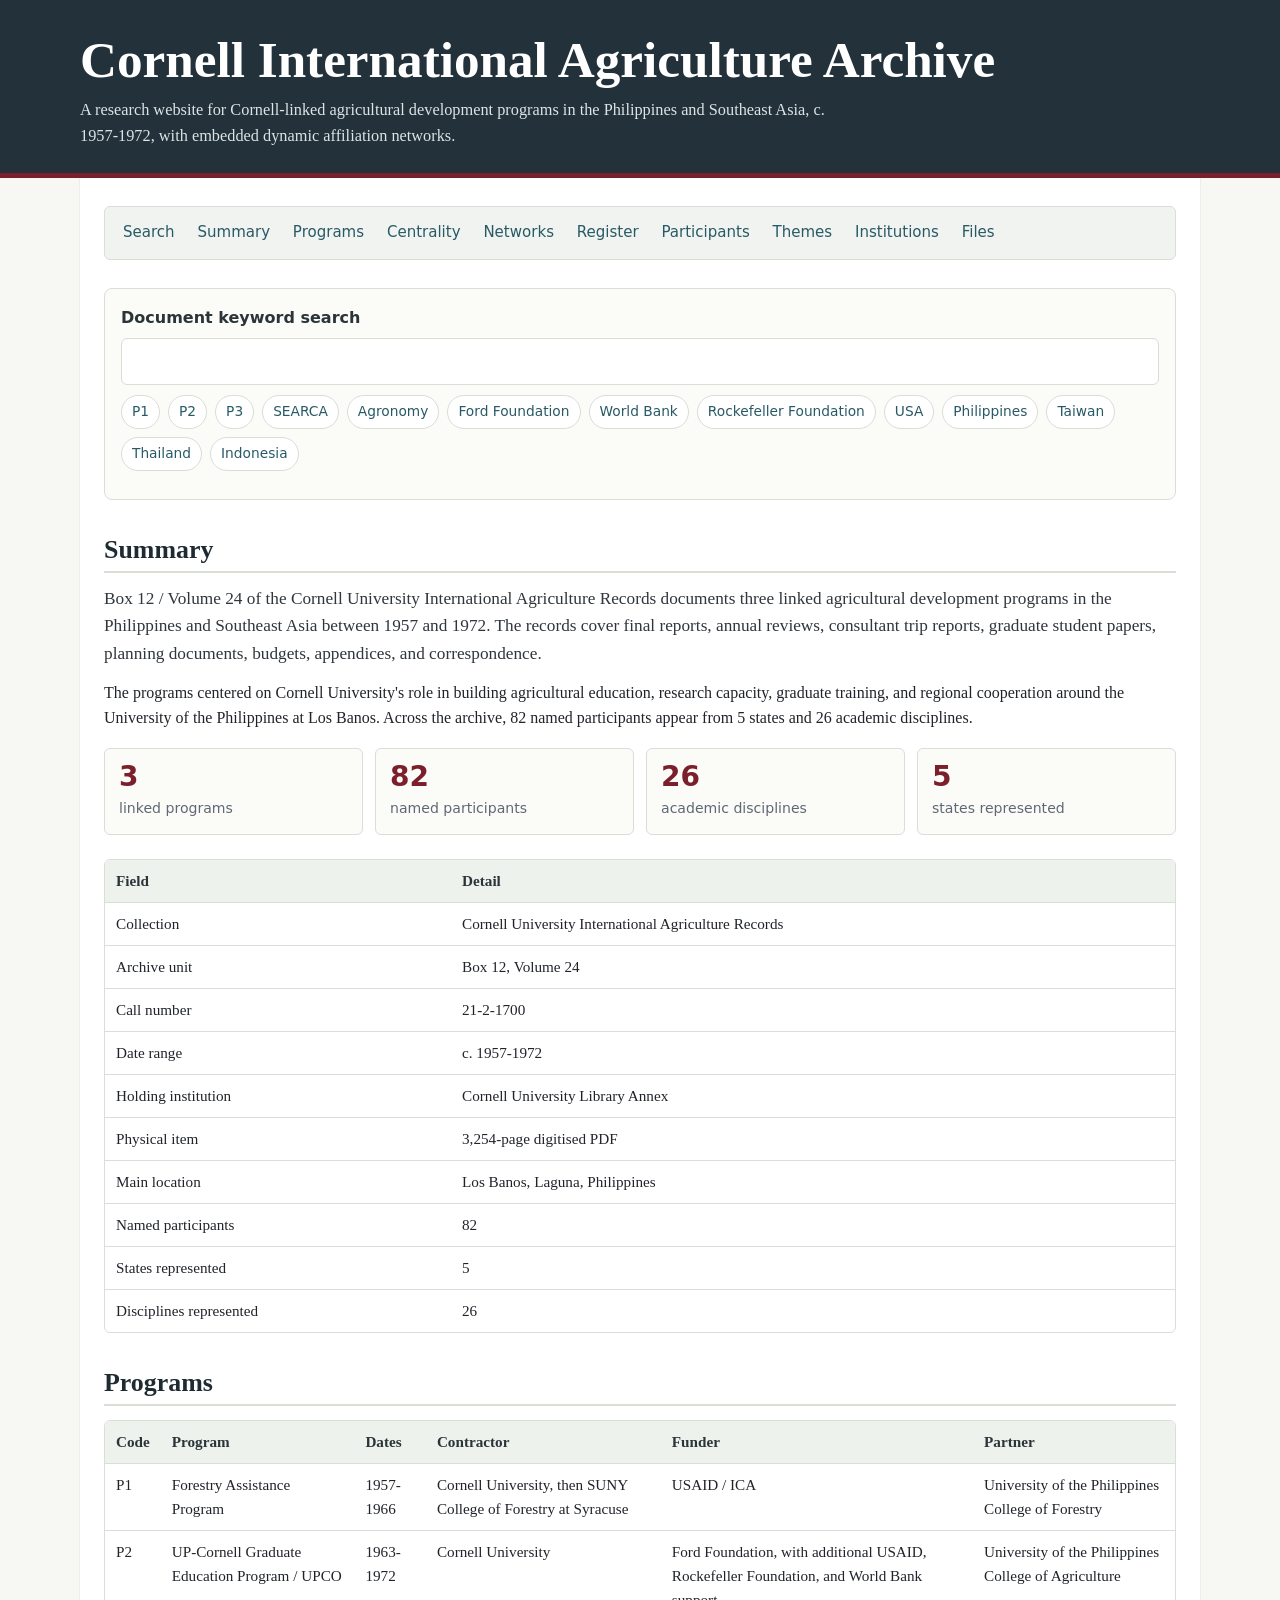
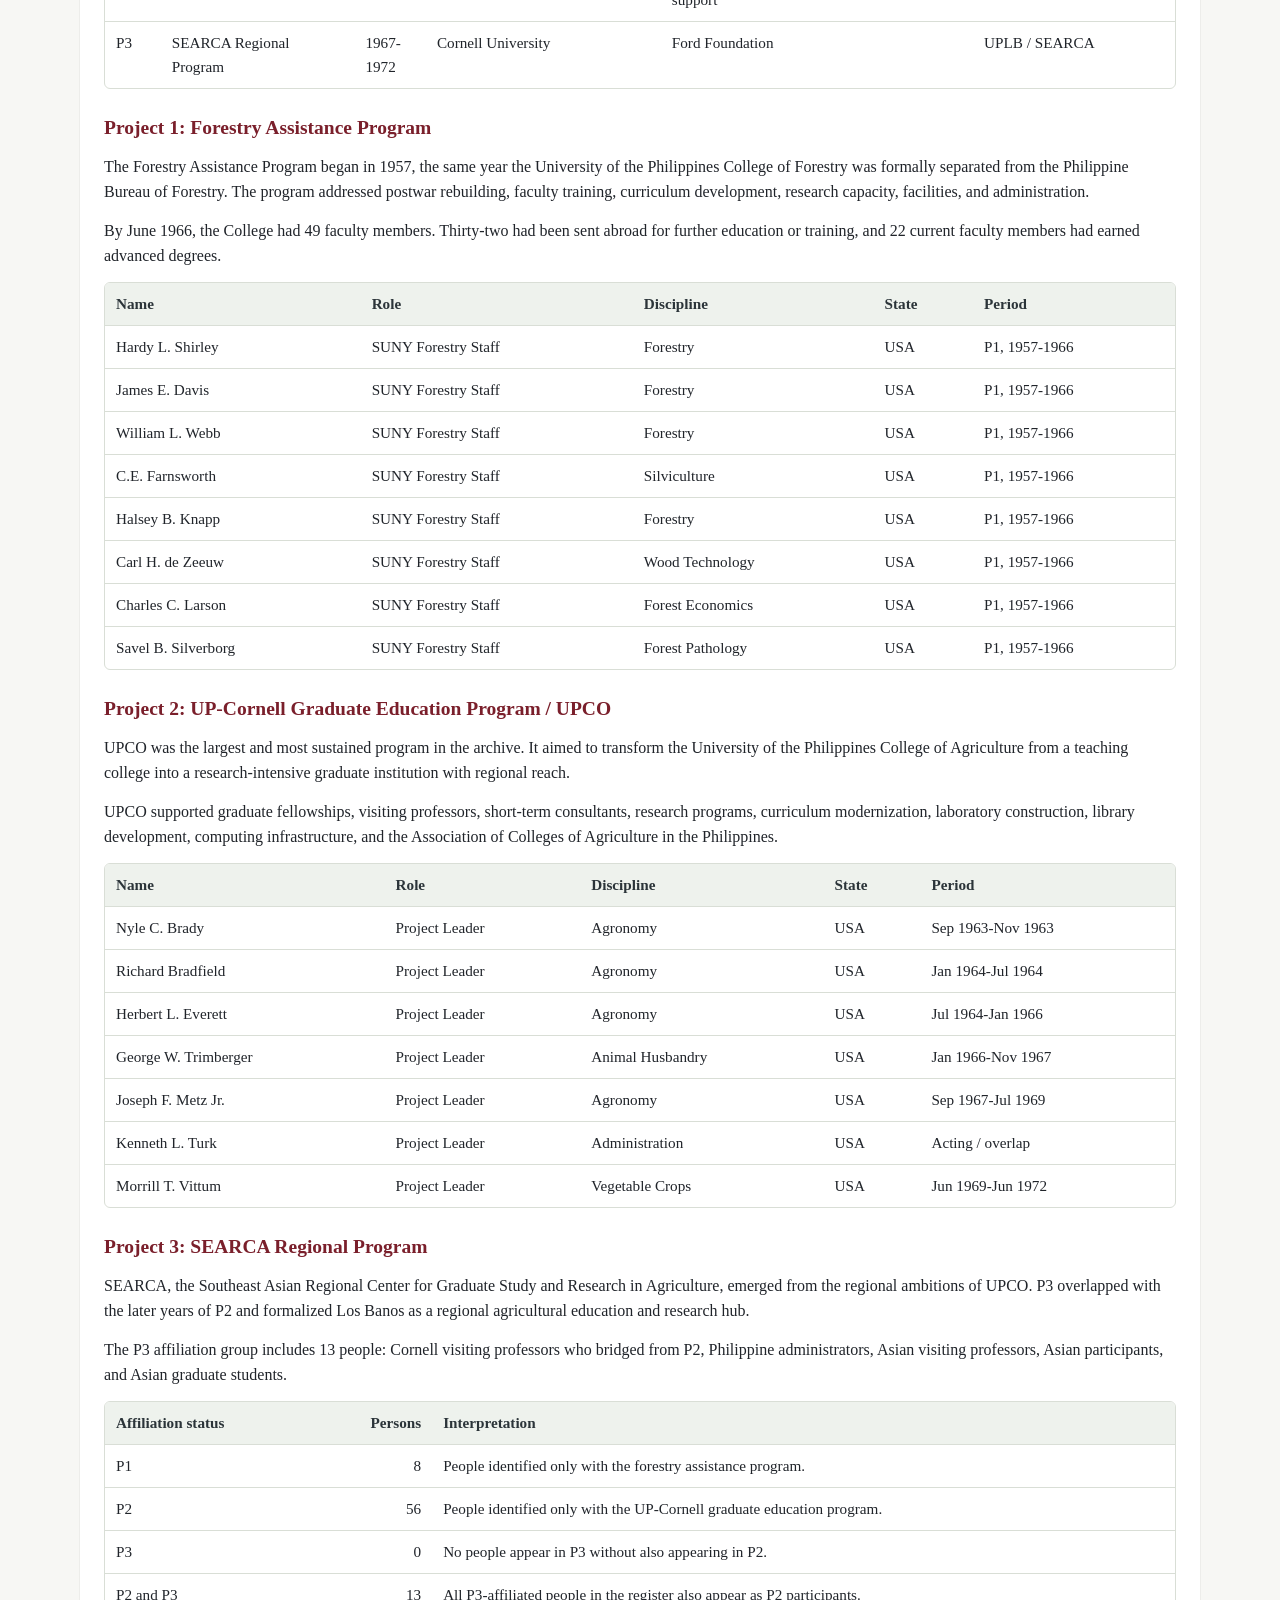
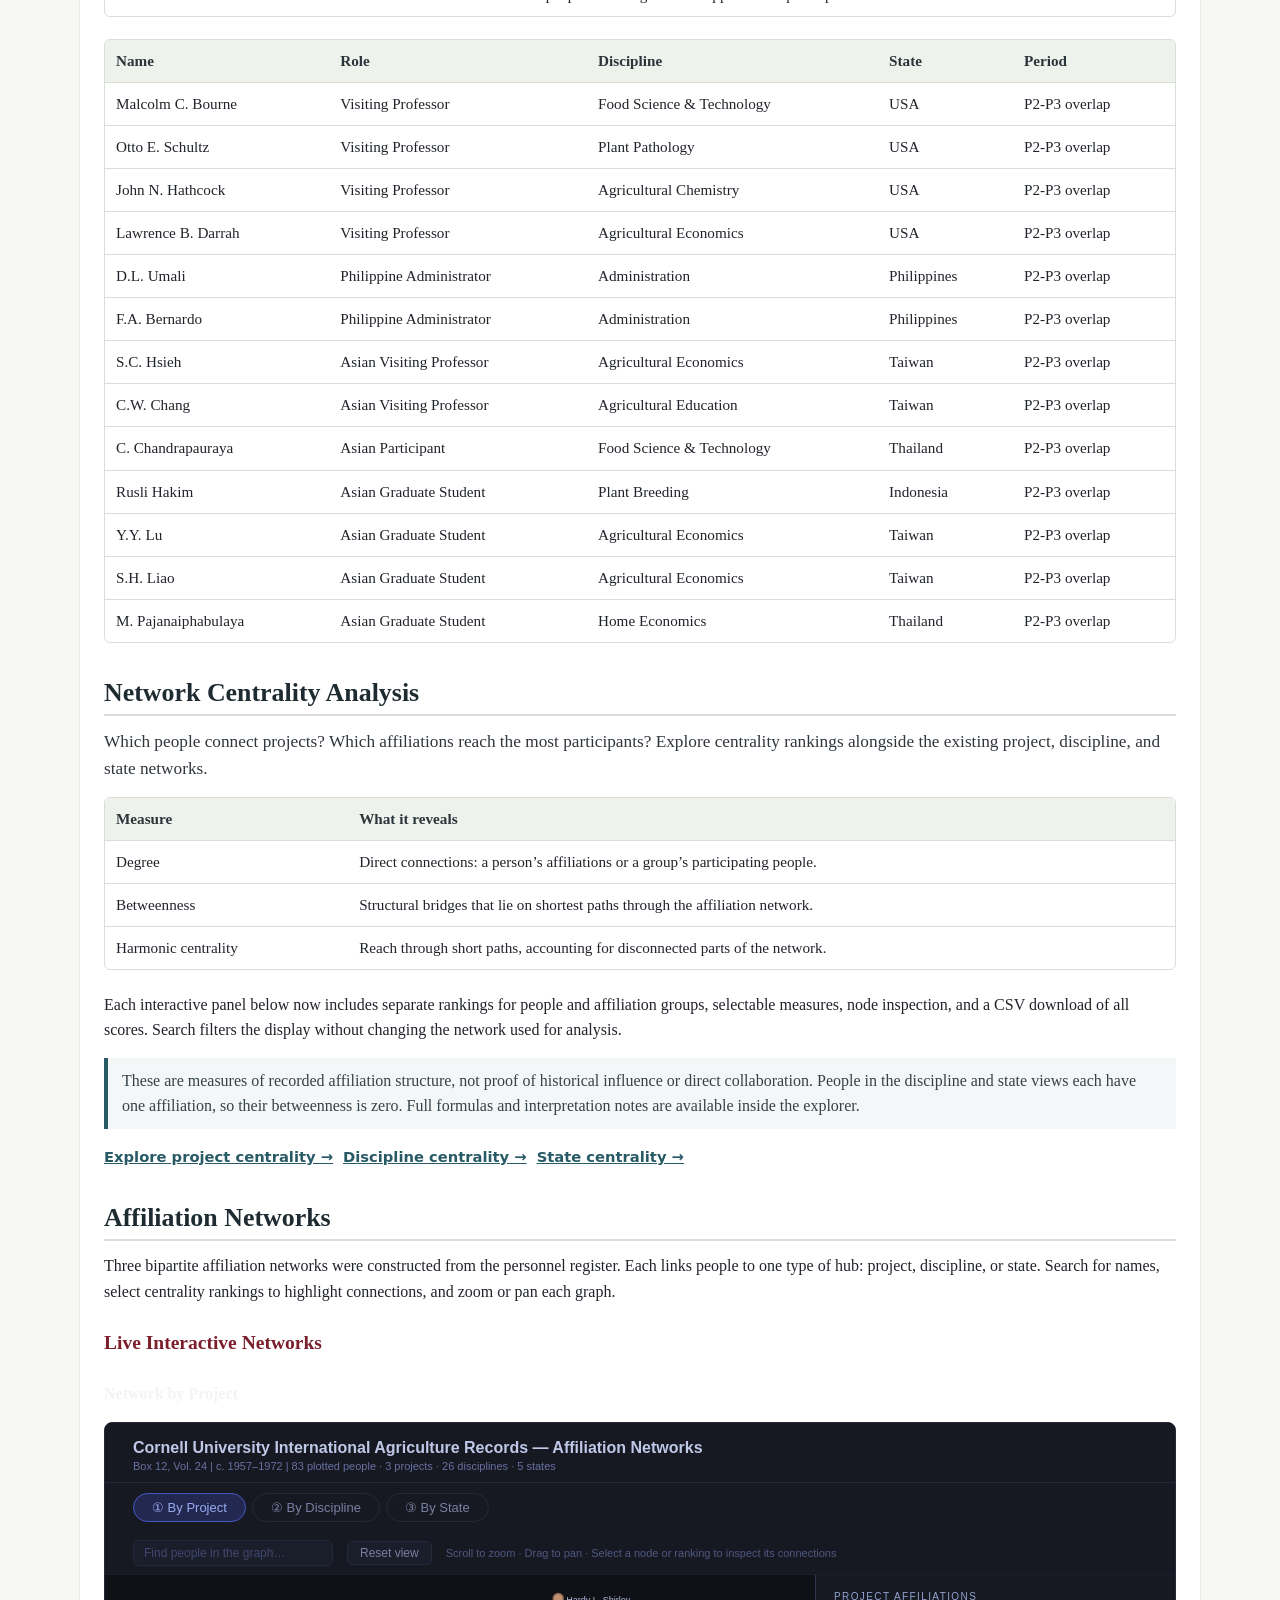
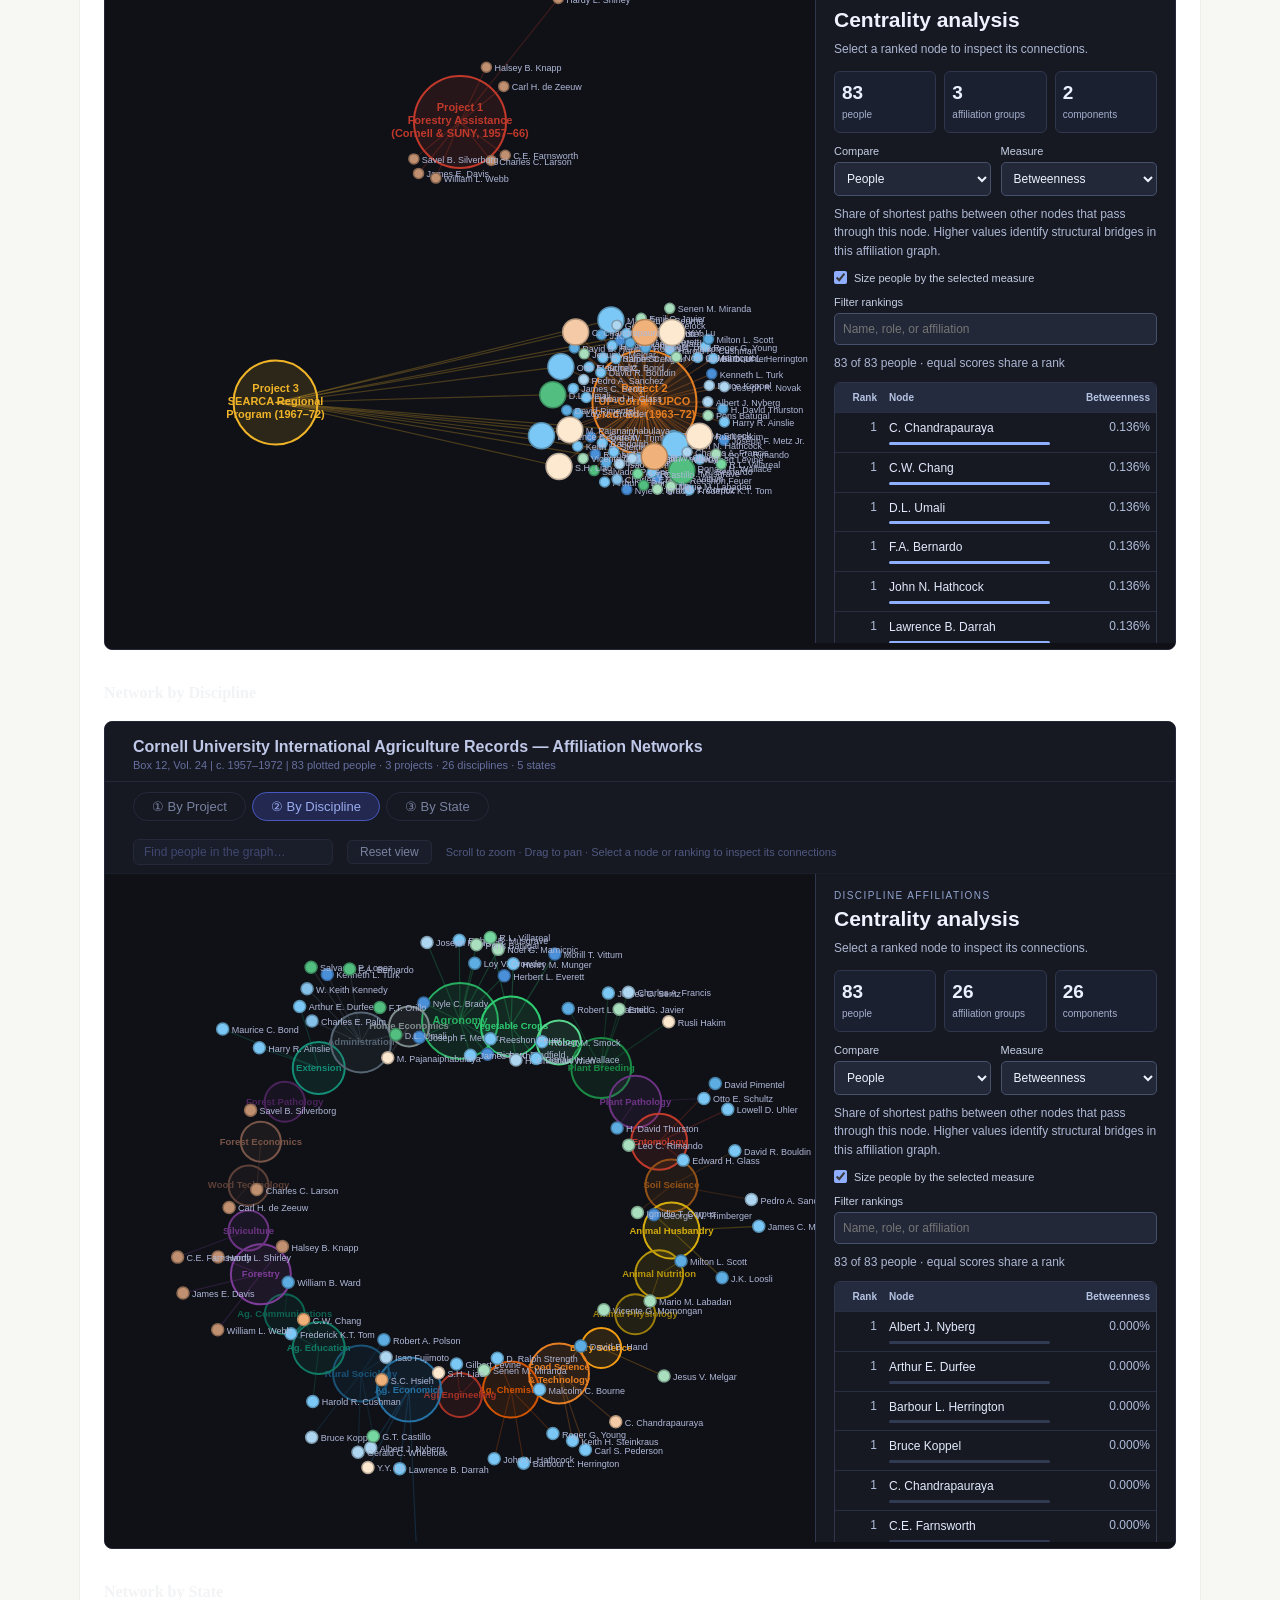
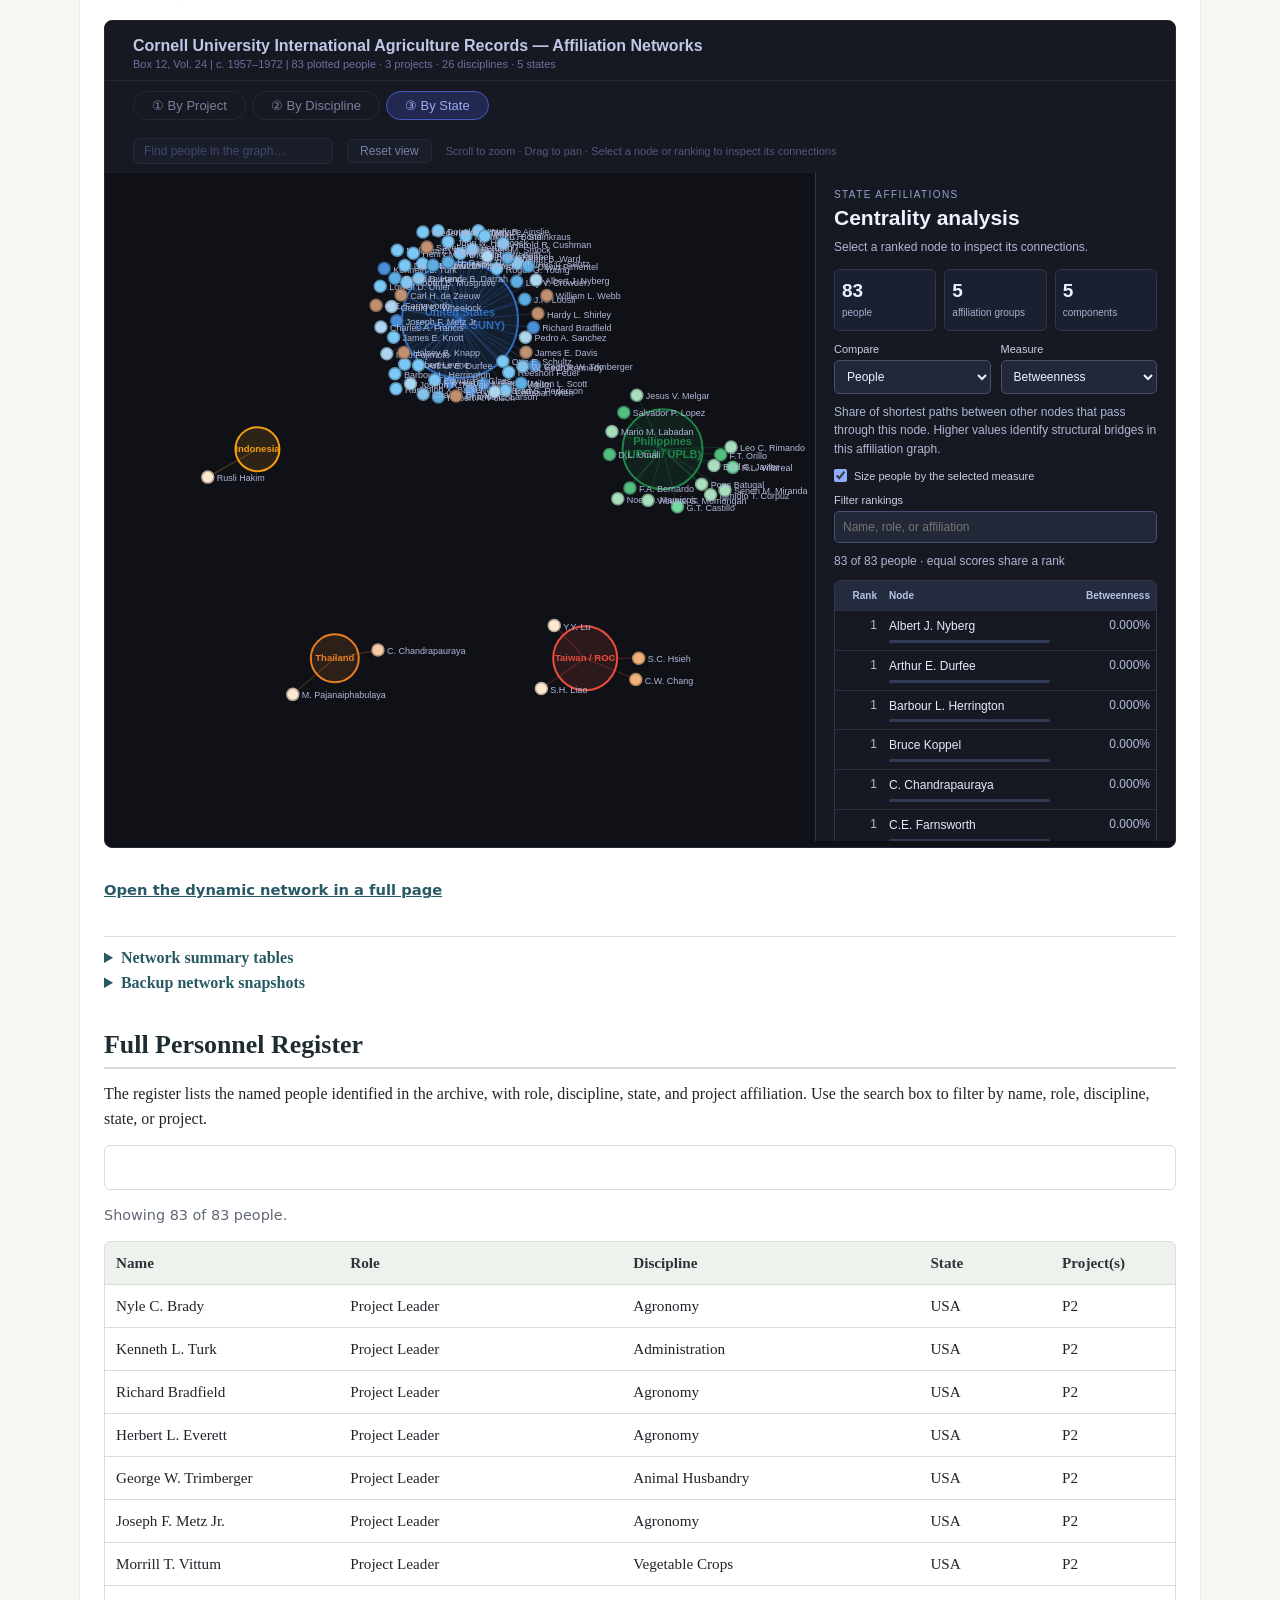
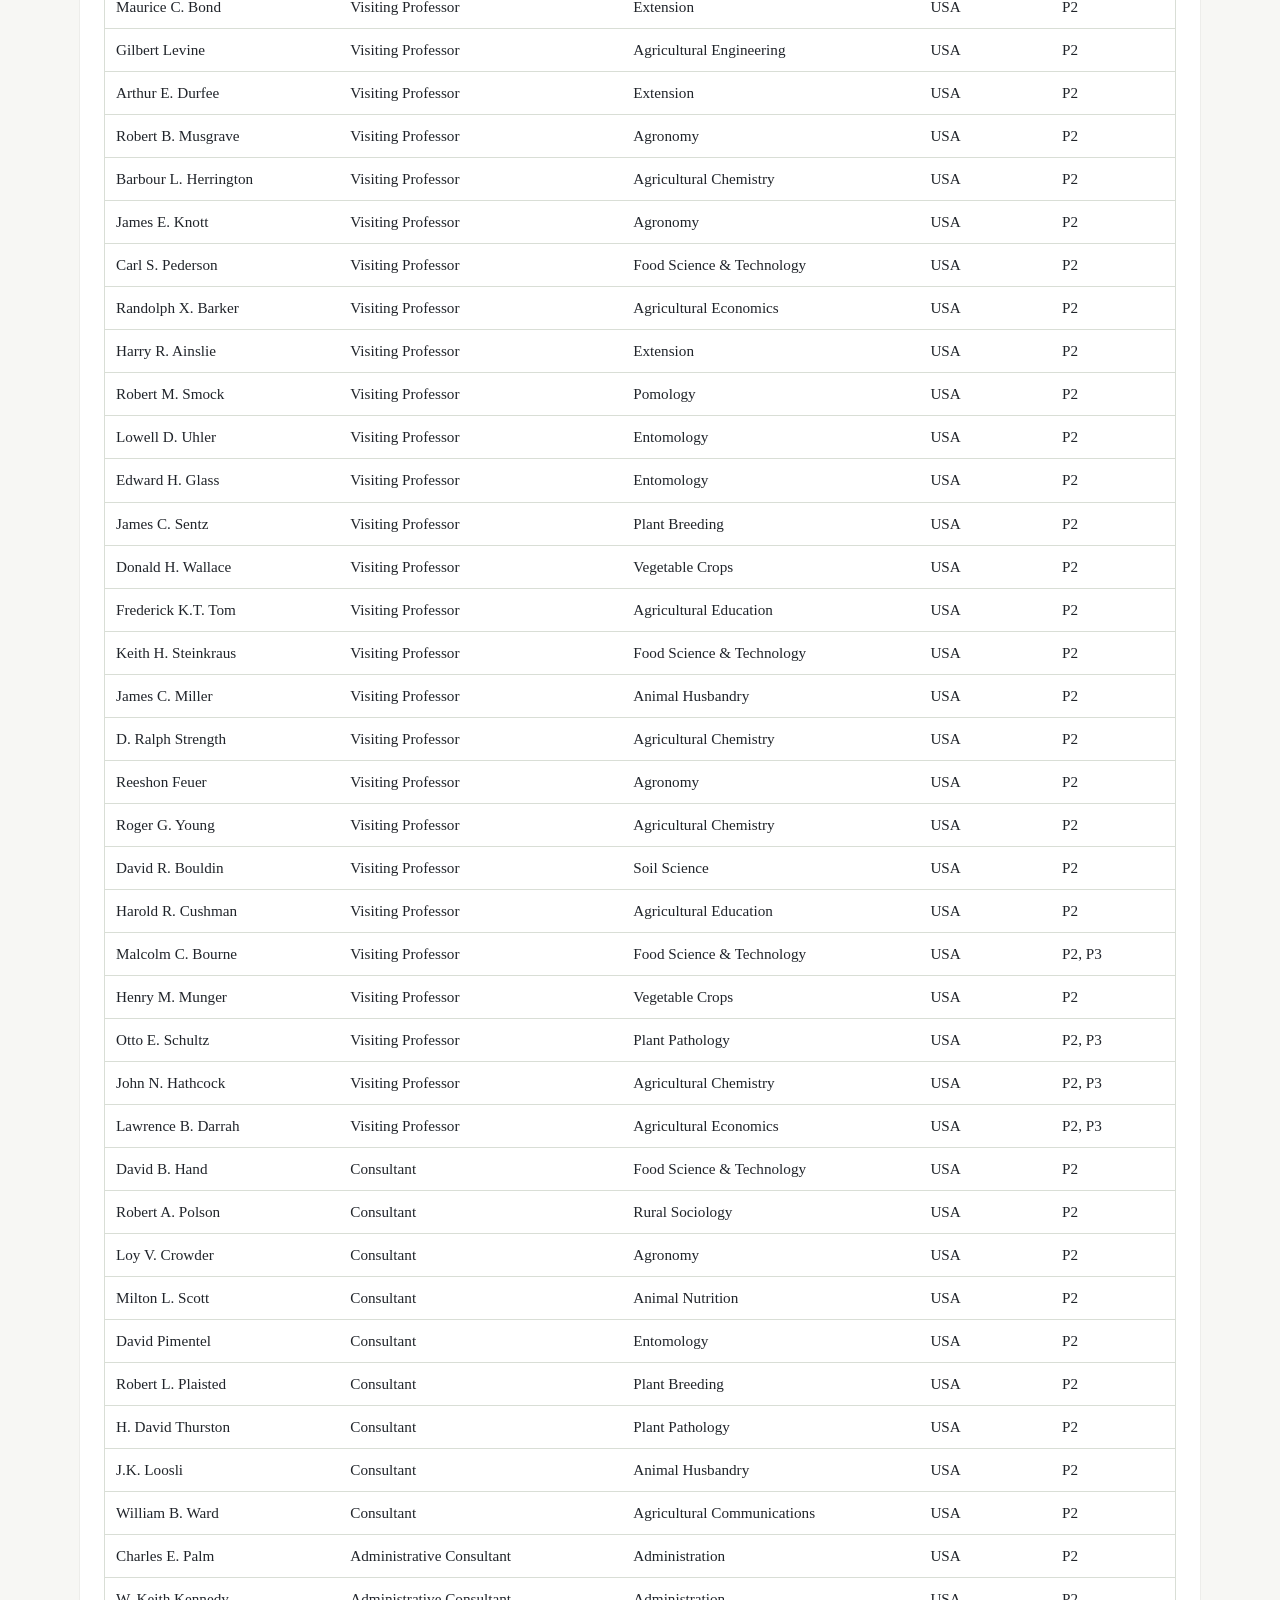
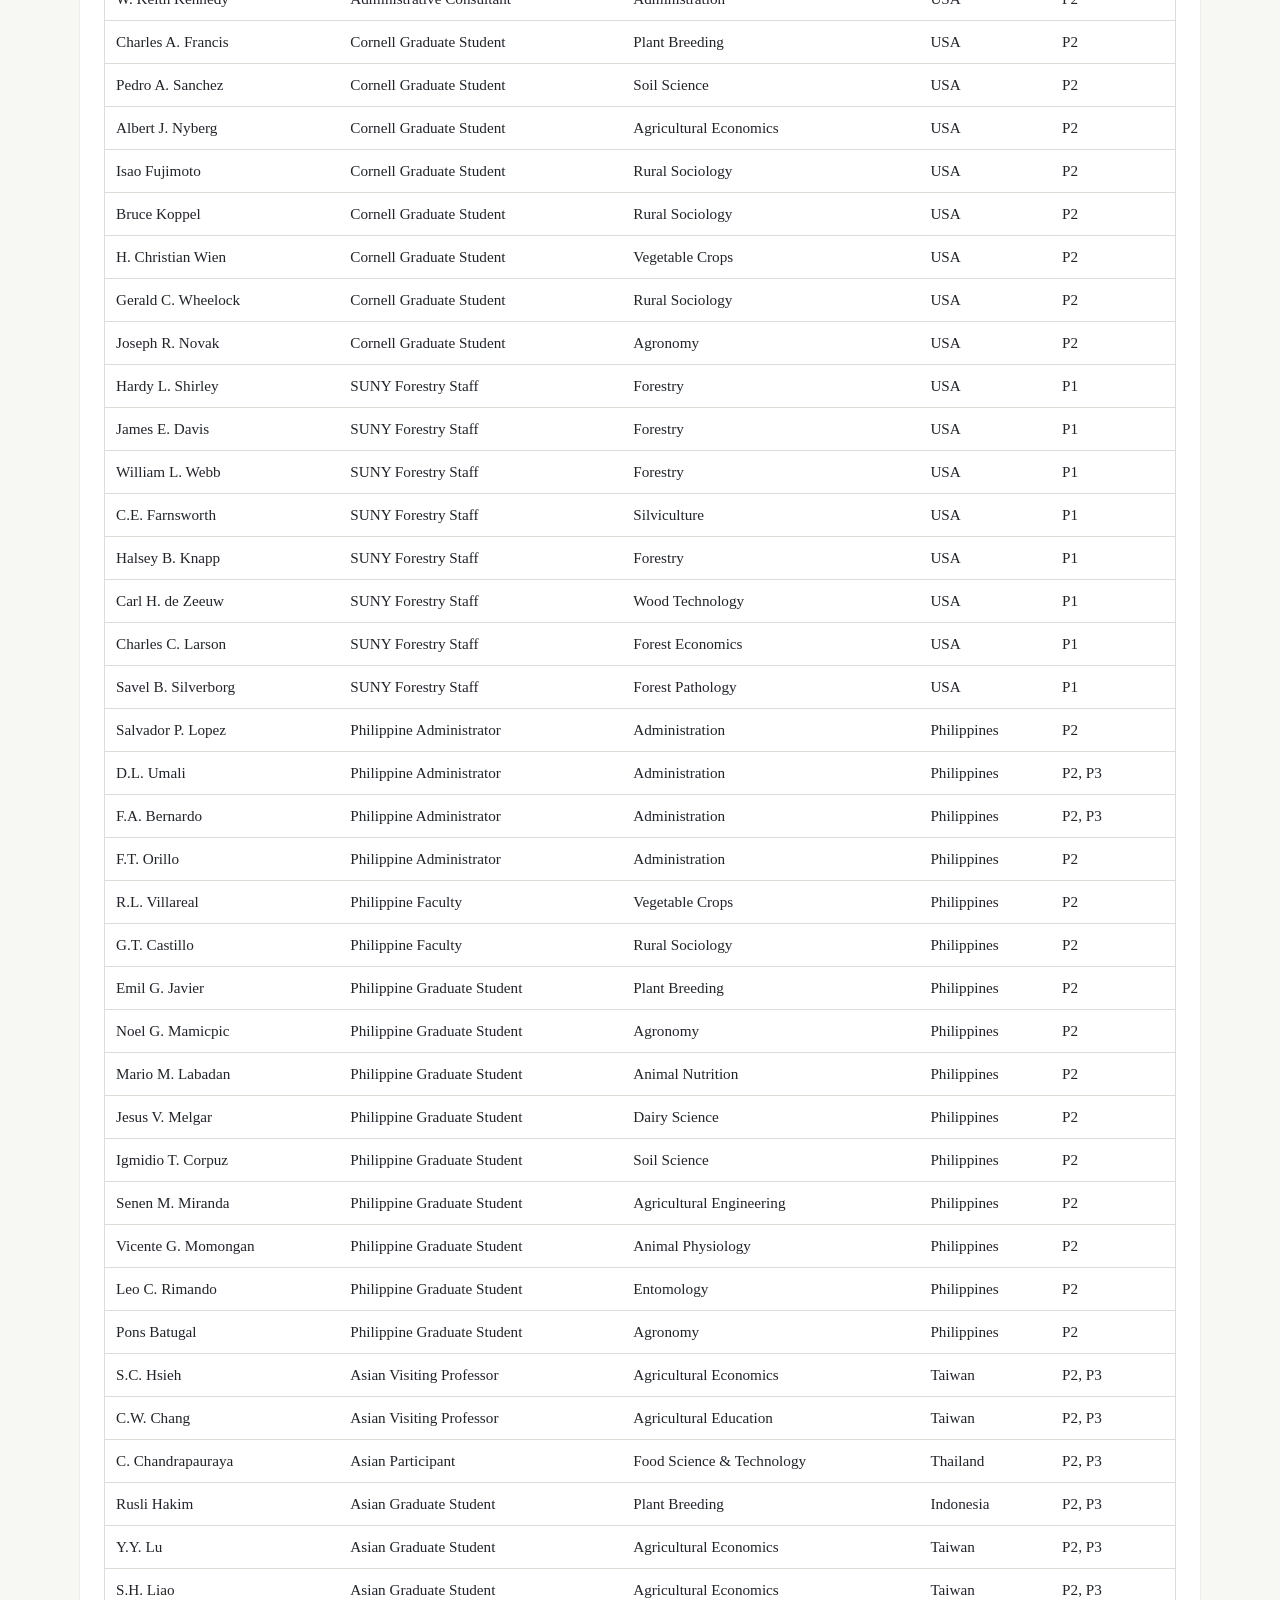
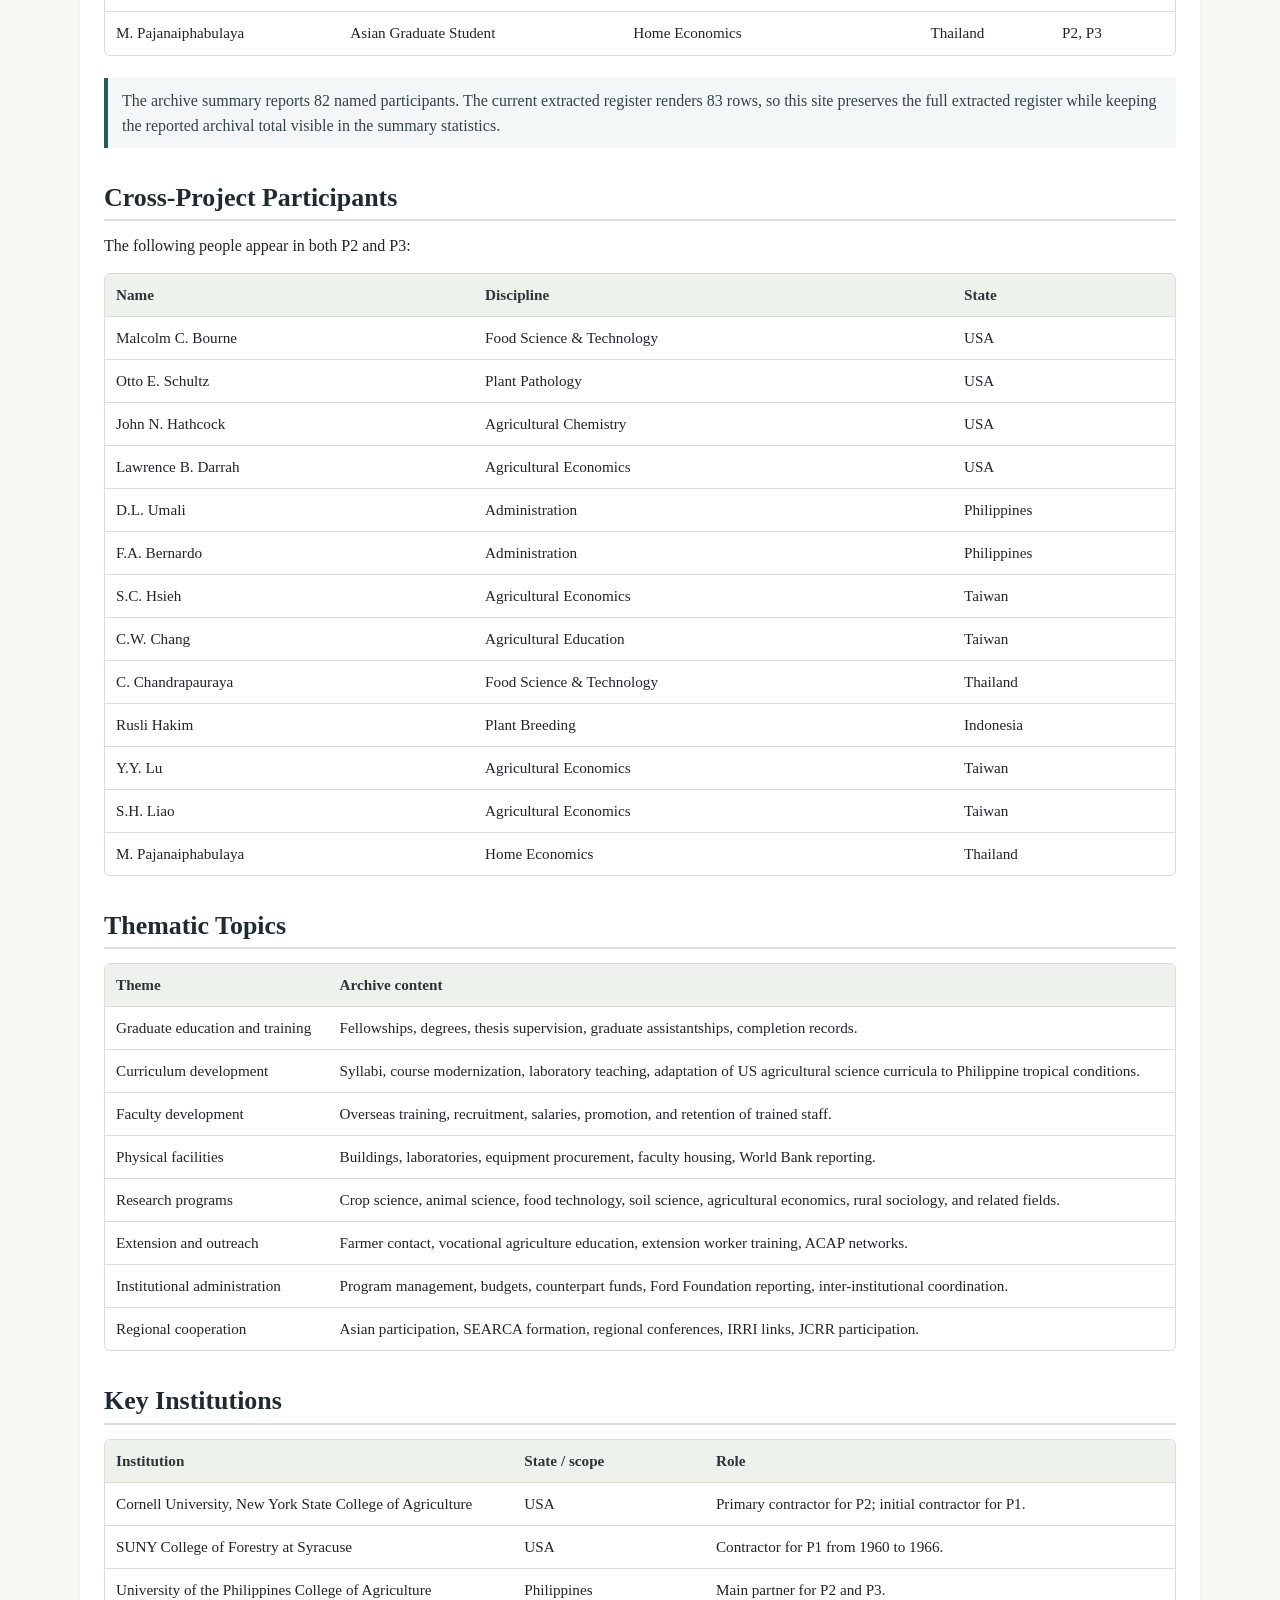
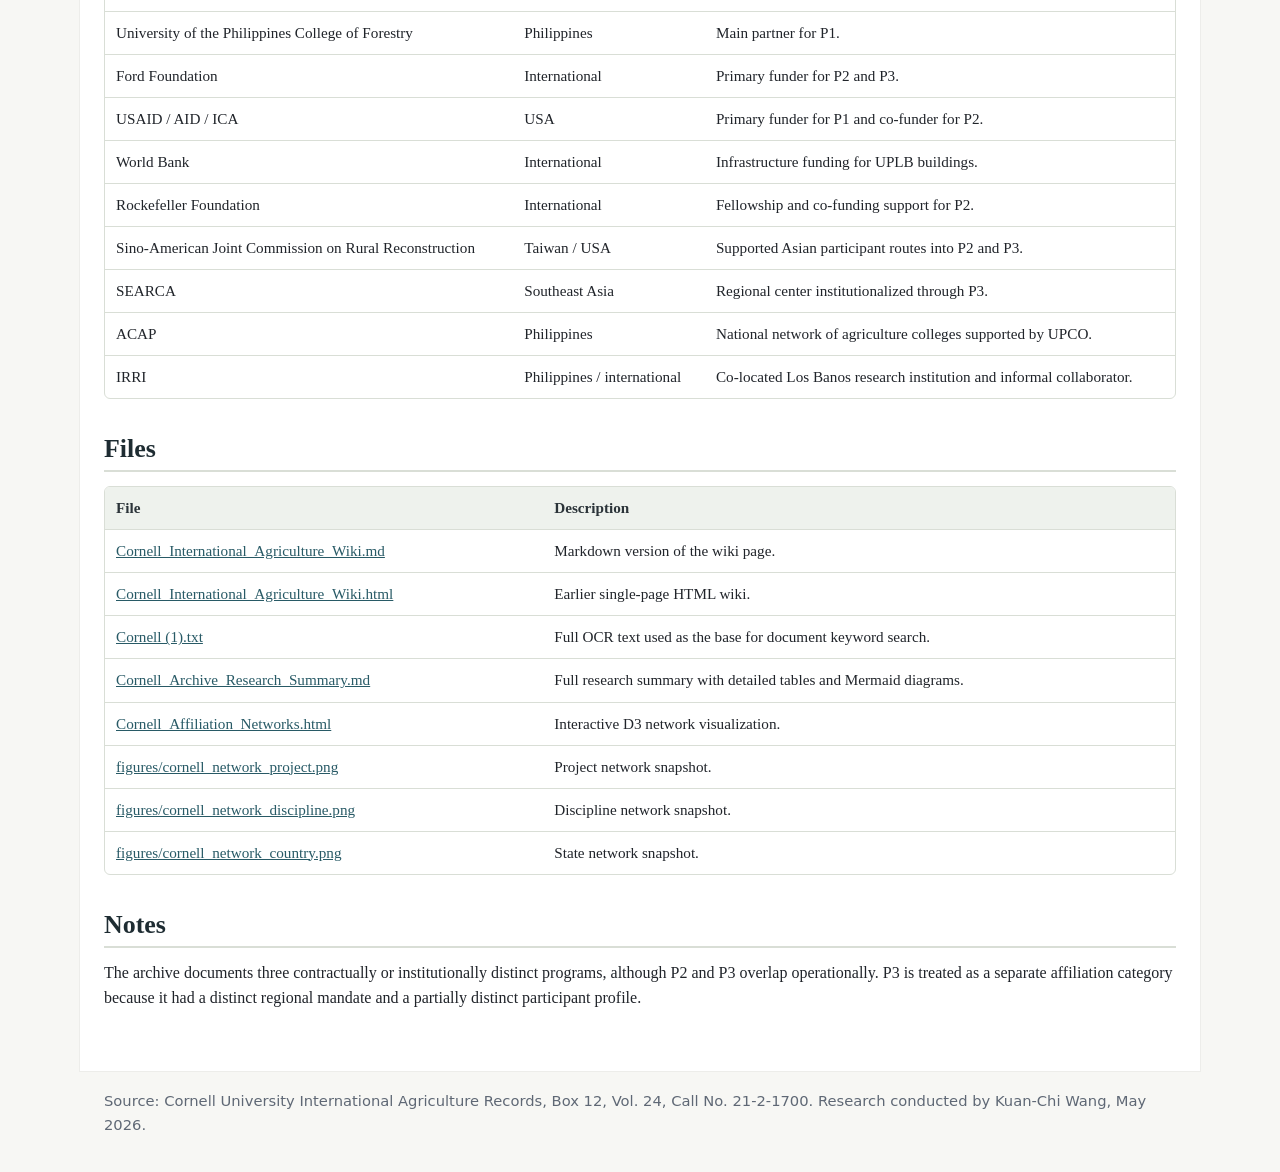
<file: index.html>
<!doctype html>
<html lang="en">
<head>
  <meta charset="utf-8">
  <meta name="viewport" content="width=device-width, initial-scale=1">
  <meta name="description" content="Research on Cornell-linked agricultural development programs in the Philippines and Southeast Asia, 1957–1972, with searchable archival content and interactive personnel networks.">
  <meta name="keywords" content="Cornell University, agricultural development, Philippines, Southeast Asia, SEARCA, UPLB, forestry, agricultural education, international agriculture, archival research">
  <meta name="author" content="Kuan-Chi Wang">
  <meta name="robots" content="index, follow, max-image-preview:large">
  <meta name="theme-color" content="#7a1f1f">
  <title>Cornell International Agriculture Archive Website</title>
  <link rel="canonical" href="https://kuanchiwang.github.io/cornell-agriculture/">
  <meta property="og:type" content="website">
  <meta property="og:title" content="Cornell International Agriculture Records">
  <meta property="og:description" content="Searchable archival research and interactive personnel networks covering Cornell-linked agricultural development in the Philippines and Southeast Asia, 1957–1972.">
  <meta property="og:url" content="https://kuanchiwang.github.io/cornell-agriculture/">
  <meta property="og:image" content="https://kuanchiwang.github.io/cornell-agriculture/og.png">
  <meta name="twitter:card" content="summary_large_image">
  <meta name="twitter:title" content="Cornell International Agriculture Records">
  <meta name="twitter:description" content="Searchable archival research and interactive personnel networks, 1957–1972.">
  <meta name="twitter:image" content="https://kuanchiwang.github.io/cornell-agriculture/og.png">
  <style>
    :root {
      --bg: #f7f7f4;
      --paper: #ffffff;
      --ink: #20242a;
      --muted: #5f6875;
      --line: #d9ded6;
      --accent: #7a1f2b;
      --accent-2: #285a66;
      --table-head: #eef2ed;
    }

    * { box-sizing: border-box; }

    body {
      margin: 0;
      background: var(--bg);
      color: var(--ink);
      font-family: Georgia, "Times New Roman", serif;
      line-height: 1.58;
    }

    header {
      background: #22313a;
      color: white;
      padding: 32px 24px 24px;
      border-bottom: 5px solid var(--accent);
    }

    header .inner, main {
      max-width: 1120px;
      margin: 0 auto;
    }

    h1 {
      margin: 0 0 10px;
      font-size: clamp(2rem, 4vw, 3.25rem);
      line-height: 1.08;
      letter-spacing: 0;
    }

    header p {
      margin: 0;
      max-width: 780px;
      color: #dce4e6;
      font-size: 1.02rem;
    }


    main {
      background: var(--paper);
      padding: 28px 24px 48px;
      box-shadow: 0 0 0 1px rgba(0,0,0,.04);
    }

    nav {
      margin: 0 0 28px;
      padding: 14px 18px;
      background: #f1f3f0;
      border: 1px solid var(--line);
      border-radius: 6px;
      font-family: system-ui, -apple-system, BlinkMacSystemFont, "Segoe UI", sans-serif;
      font-size: .94rem;
    }

    nav a {
      color: var(--accent-2);
      margin-right: 18px;
      white-space: nowrap;
      text-decoration: none;
    }

    nav a:hover { text-decoration: underline; }

    h2 {
      margin: 34px 0 12px;
      padding-bottom: 5px;
      border-bottom: 2px solid var(--line);
      color: #1e2c32;
      font-size: 1.62rem;
      line-height: 1.25;
    }

    h3 {
      margin: 24px 0 10px;
      color: var(--accent);
      font-size: 1.22rem;
    }

    p { margin: 0 0 13px; }

    a { color: var(--accent-2); }

    .lead {
      font-size: 1.08rem;
      color: #30363d;
    }

    .note {
      border-left: 4px solid var(--accent-2);
      background: #f3f7f7;
      padding: 10px 14px;
      color: #354249;
      margin: 16px 0;
    }

    .search-panel {
      border: 1px solid var(--line);
      border-radius: 8px;
      background: #fbfbf8;
      padding: 16px;
      margin: 0 0 26px;
      font-family: system-ui, -apple-system, BlinkMacSystemFont, "Segoe UI", sans-serif;
    }

    .search-panel label {
      display: block;
      font-weight: 700;
      color: #2b3439;
      margin-bottom: 8px;
    }

    .search-panel input {
      width: 100%;
      border: 1px solid var(--line);
      border-radius: 6px;
      padding: 10px 12px;
      font: inherit;
      background: white;
    }

    .search-results {
      margin-top: 12px;
      display: grid;
      gap: 8px;
    }

    .search-result {
      border: 1px solid var(--line);
      border-radius: 6px;
      background: white;
      padding: 10px 12px;
    }

    .search-result a {
      display: inline-block;
      font-weight: 700;
      text-decoration: none;
    }

    .search-result a:hover { text-decoration: underline; }

    .search-result p {
      margin: 4px 0 0;
      color: var(--muted);
      font-size: .9rem;
      line-height: 1.4;
    }

    .keyword-chips {
      display: flex;
      flex-wrap: wrap;
      gap: 8px;
      margin-top: 10px;
    }

    .keyword-chip {
      border: 1px solid var(--line);
      border-radius: 999px;
      background: white;
      color: var(--accent-2);
      padding: 5px 10px;
      font: inherit;
      font-size: .86rem;
      cursor: pointer;
    }

    .keyword-chip:hover {
      border-color: var(--accent-2);
      background: #f3f7f7;
    }

    mark {
      background: #fff1a8;
      color: inherit;
      padding: 0 .08em;
    }

    .table-wrap {
      width: 100%;
      overflow-x: auto;
      margin: 14px 0 22px;
      border: 1px solid var(--line);
      border-radius: 6px;
    }

    .stats {
      display: grid;
      grid-template-columns: repeat(4, minmax(0, 1fr));
      gap: 12px;
      margin: 18px 0 24px;
      font-family: system-ui, -apple-system, BlinkMacSystemFont, "Segoe UI", sans-serif;
    }

    .stat {
      border: 1px solid var(--line);
      border-radius: 6px;
      padding: 14px;
      background: #fbfbf8;
    }

    .stat strong {
      display: block;
      color: var(--accent);
      font-size: 1.75rem;
      line-height: 1;
    }

    .stat span {
      display: block;
      margin-top: 6px;
      color: var(--muted);
      font-size: .88rem;
    }

    table {
      width: 100%;
      border-collapse: collapse;
      min-width: 640px;
      font-size: .95rem;
    }

    th, td {
      padding: 9px 11px;
      border-bottom: 1px solid var(--line);
      vertical-align: top;
      text-align: left;
    }

    th {
      background: var(--table-head);
      font-weight: 700;
      color: #2b3439;
    }

    tr:last-child td { border-bottom: 0; }

    .num { text-align: right; }

    figure {
      margin: 16px 0 20px;
      padding: 10px;
      background: #11141b;
      border-radius: 6px;
      border: 1px solid #303646;
    }

    figure img {
      display: block;
      width: 100%;
      height: auto;
      border-radius: 4px;
    }

    figcaption {
      color: #d5d9e1;
      font-family: system-ui, -apple-system, BlinkMacSystemFont, "Segoe UI", sans-serif;
      font-size: .88rem;
      margin-top: 8px;
    }

    .network-frame {
      width: 100%;
      height: min(920px, 92vh);
      border: 1px solid #252838;
      border-radius: 8px;
      background: #0f1117;
      overflow: hidden;
      margin: 16px 0 18px;
      position: relative;
      z-index: 1;
    }

    .network-panel {
      margin: 22px 0 30px;
    }

    .network-panel h4 {
      margin: 0 0 8px;
      font-size: 1rem;
      color: #f2f3f5;
    }

    .network-frame iframe {
      width: 100%;
      height: 100%;
      border: 0;
      display: block;
    }

    .network-actions {
      display: flex;
      gap: 10px;
      flex-wrap: wrap;
      margin: 0 0 34px;
      font-family: system-ui, -apple-system, BlinkMacSystemFont, "Segoe UI", sans-serif;
      font-size: .92rem;
    }

    .network-actions a, details summary {
      color: var(--accent-2);
      cursor: pointer;
      font-weight: 650;
    }

    .network-summary {
      margin-top: 28px;
      padding-top: 8px;
      border-top: 1px solid var(--line);
    }

    .fallback-grid {
      display: grid;
      grid-template-columns: repeat(3, minmax(0, 1fr));
      gap: 12px;
      margin: 12px 0 22px;
    }

    .fallback-grid figure {
      margin: 0;
    }

    .filter-bar {
      display: flex;
      gap: 10px;
      flex-wrap: wrap;
      margin: 14px 0;
      font-family: system-ui, -apple-system, BlinkMacSystemFont, "Segoe UI", sans-serif;
    }

    .filter-bar input {
      min-width: min(100%, 320px);
      flex: 1;
      border: 1px solid var(--line);
      border-radius: 6px;
      padding: 9px 11px;
      font: inherit;
    }

    .small {
      color: var(--muted);
      font-family: system-ui, -apple-system, BlinkMacSystemFont, "Segoe UI", sans-serif;
      font-size: .9rem;
    }

    footer {
      max-width: 1120px;
      margin: 0 auto;
      padding: 18px 24px 36px;
      color: var(--muted);
      font-size: .92rem;
      font-family: system-ui, -apple-system, BlinkMacSystemFont, "Segoe UI", sans-serif;
    }

    @media (max-width: 720px) {
      main { padding: 22px 16px 36px; }
      header { padding: 28px 16px 20px; }
      nav a { display: inline-block; margin-bottom: 6px; }
      table { min-width: 560px; }
      .stats { grid-template-columns: repeat(2, minmax(0, 1fr)); }
      .network-frame { height: 860px; }
      .fallback-grid { grid-template-columns: 1fr; }
    }
  </style>
</head>
<body>
  <header>
    <div class="inner">
      <h1>Cornell International Agriculture Archive</h1>
      <p>A research website for Cornell-linked agricultural development programs in the Philippines and Southeast Asia, c. 1957-1972, with embedded dynamic affiliation networks.</p>
    </div>
  </header>

  <main>
    <nav aria-label="Contents">
      <a href="#site-search">Search</a>
      <a href="#summary">Summary</a>
      <a href="#programs">Programs</a>
      <a href="#centrality">Centrality</a>
      <a href="#networks">Networks</a>
      <a href="#register">Register</a>
      <a href="#participants">Participants</a>
      <a href="#themes">Themes</a>
      <a href="#institutions">Institutions</a>
      <a href="#files">Files</a>
    </nav>

    <section id="site-search" class="search-panel">
      <label for="siteSearch">Document keyword search</label>
      <input id="siteSearch" type="search">
      <div class="keyword-chips" aria-label="Suggested keywords">
        <button class="keyword-chip" type="button" data-keyword="P1">P1</button>
        <button class="keyword-chip" type="button" data-keyword="P2">P2</button>
        <button class="keyword-chip" type="button" data-keyword="P3">P3</button>
        <button class="keyword-chip" type="button" data-keyword="SEARCA">SEARCA</button>
        <button class="keyword-chip" type="button" data-keyword="Agronomy">Agronomy</button>
        <button class="keyword-chip" type="button" data-keyword="Ford Foundation">Ford Foundation</button>
        <button class="keyword-chip" type="button" data-keyword="World Bank">World Bank</button>
        <button class="keyword-chip" type="button" data-keyword="Rockefeller Foundation">Rockefeller Foundation</button>
        <button class="keyword-chip" type="button" data-keyword="USA">USA</button>
        <button class="keyword-chip" type="button" data-keyword="Philippines">Philippines</button>
        <button class="keyword-chip" type="button" data-keyword="Taiwan">Taiwan</button>
        <button class="keyword-chip" type="button" data-keyword="Thailand">Thailand</button>
        <button class="keyword-chip" type="button" data-keyword="Indonesia">Indonesia</button>
      </div>
      <div id="siteSearchResults" class="search-results" aria-live="polite"></div>
    </section>

    <section id="summary">
      <h2>Summary</h2>
      <p class="lead">Box 12 / Volume 24 of the Cornell University International Agriculture Records documents three linked agricultural development programs in the Philippines and Southeast Asia between 1957 and 1972. The records cover final reports, annual reviews, consultant trip reports, graduate student papers, planning documents, budgets, appendices, and correspondence.</p>
      <p>The programs centered on Cornell University's role in building agricultural education, research capacity, graduate training, and regional cooperation around the University of the Philippines at Los Banos. Across the archive, 82 named participants appear from 5 states and 26 academic disciplines.</p>

      <div class="stats" aria-label="Archive summary statistics">
        <div class="stat"><strong>3</strong><span>linked programs</span></div>
        <div class="stat"><strong>82</strong><span>named participants</span></div>
        <div class="stat"><strong>26</strong><span>academic disciplines</span></div>
        <div class="stat"><strong>5</strong><span>states represented</span></div>
      </div>

      <div class="table-wrap">
        <table>
          <tr><th>Field</th><th>Detail</th></tr>
          <tr><td>Collection</td><td>Cornell University International Agriculture Records</td></tr>
          <tr><td>Archive unit</td><td>Box 12, Volume 24</td></tr>
          <tr><td>Call number</td><td>21-2-1700</td></tr>
          <tr><td>Date range</td><td>c. 1957-1972</td></tr>
          <tr><td>Holding institution</td><td>Cornell University Library Annex</td></tr>
          <tr><td>Physical item</td><td>3,254-page digitised PDF</td></tr>
          <tr><td>Main location</td><td>Los Banos, Laguna, Philippines</td></tr>
          <tr><td>Named participants</td><td>82</td></tr>
          <tr><td>States represented</td><td>5</td></tr>
          <tr><td>Disciplines represented</td><td>26</td></tr>
        </table>
      </div>
    </section>

    <section id="programs">
      <h2>Programs</h2>
      <div class="table-wrap">
        <table>
          <tr><th>Code</th><th>Program</th><th>Dates</th><th>Contractor</th><th>Funder</th><th>Partner</th></tr>
          <tr><td>P1</td><td>Forestry Assistance Program</td><td>1957-1966</td><td>Cornell University, then SUNY College of Forestry at Syracuse</td><td>USAID / ICA</td><td>University of the Philippines College of Forestry</td></tr>
          <tr><td>P2</td><td>UP-Cornell Graduate Education Program / UPCO</td><td>1963-1972</td><td>Cornell University</td><td>Ford Foundation, with additional USAID, Rockefeller Foundation, and World Bank support</td><td>University of the Philippines College of Agriculture</td></tr>
          <tr><td>P3</td><td>SEARCA Regional Program</td><td>1967-1972</td><td>Cornell University</td><td>Ford Foundation</td><td>UPLB / SEARCA</td></tr>
        </table>
      </div>

      <h3>Project 1: Forestry Assistance Program</h3>
      <p>The Forestry Assistance Program began in 1957, the same year the University of the Philippines College of Forestry was formally separated from the Philippine Bureau of Forestry. The program addressed postwar rebuilding, faculty training, curriculum development, research capacity, facilities, and administration.</p>
      <p>By June 1966, the College had 49 faculty members. Thirty-two had been sent abroad for further education or training, and 22 current faculty members had earned advanced degrees.</p>
      <div class="table-wrap">
        <table>
          <tr><th>Name</th><th>Role</th><th>Discipline</th><th>State</th><th>Period</th></tr>
          <tr><td>Hardy L. Shirley</td><td>SUNY Forestry Staff</td><td>Forestry</td><td>USA</td><td>P1, 1957-1966</td></tr>
          <tr><td>James E. Davis</td><td>SUNY Forestry Staff</td><td>Forestry</td><td>USA</td><td>P1, 1957-1966</td></tr>
          <tr><td>William L. Webb</td><td>SUNY Forestry Staff</td><td>Forestry</td><td>USA</td><td>P1, 1957-1966</td></tr>
          <tr><td>C.E. Farnsworth</td><td>SUNY Forestry Staff</td><td>Silviculture</td><td>USA</td><td>P1, 1957-1966</td></tr>
          <tr><td>Halsey B. Knapp</td><td>SUNY Forestry Staff</td><td>Forestry</td><td>USA</td><td>P1, 1957-1966</td></tr>
          <tr><td>Carl H. de Zeeuw</td><td>SUNY Forestry Staff</td><td>Wood Technology</td><td>USA</td><td>P1, 1957-1966</td></tr>
          <tr><td>Charles C. Larson</td><td>SUNY Forestry Staff</td><td>Forest Economics</td><td>USA</td><td>P1, 1957-1966</td></tr>
          <tr><td>Savel B. Silverborg</td><td>SUNY Forestry Staff</td><td>Forest Pathology</td><td>USA</td><td>P1, 1957-1966</td></tr>
        </table>
      </div>

      <h3>Project 2: UP-Cornell Graduate Education Program / UPCO</h3>
      <p>UPCO was the largest and most sustained program in the archive. It aimed to transform the University of the Philippines College of Agriculture from a teaching college into a research-intensive graduate institution with regional reach.</p>
      <p>UPCO supported graduate fellowships, visiting professors, short-term consultants, research programs, curriculum modernization, laboratory construction, library development, computing infrastructure, and the Association of Colleges of Agriculture in the Philippines.</p>
      <div class="table-wrap">
        <table>
          <tr><th>Name</th><th>Role</th><th>Discipline</th><th>State</th><th>Period</th></tr>
          <tr><td>Nyle C. Brady</td><td>Project Leader</td><td>Agronomy</td><td>USA</td><td>Sep 1963-Nov 1963</td></tr>
          <tr><td>Richard Bradfield</td><td>Project Leader</td><td>Agronomy</td><td>USA</td><td>Jan 1964-Jul 1964</td></tr>
          <tr><td>Herbert L. Everett</td><td>Project Leader</td><td>Agronomy</td><td>USA</td><td>Jul 1964-Jan 1966</td></tr>
          <tr><td>George W. Trimberger</td><td>Project Leader</td><td>Animal Husbandry</td><td>USA</td><td>Jan 1966-Nov 1967</td></tr>
          <tr><td>Joseph F. Metz Jr.</td><td>Project Leader</td><td>Agronomy</td><td>USA</td><td>Sep 1967-Jul 1969</td></tr>
          <tr><td>Kenneth L. Turk</td><td>Project Leader</td><td>Administration</td><td>USA</td><td>Acting / overlap</td></tr>
          <tr><td>Morrill T. Vittum</td><td>Project Leader</td><td>Vegetable Crops</td><td>USA</td><td>Jun 1969-Jun 1972</td></tr>
        </table>
      </div>

      <h3>Project 3: SEARCA Regional Program</h3>
      <p>SEARCA, the Southeast Asian Regional Center for Graduate Study and Research in Agriculture, emerged from the regional ambitions of UPCO. P3 overlapped with the later years of P2 and formalized Los Banos as a regional agricultural education and research hub.</p>
      <p>The P3 affiliation group includes 13 people: Cornell visiting professors who bridged from P2, Philippine administrators, Asian visiting professors, Asian participants, and Asian graduate students.</p>
      <div class="table-wrap">
        <table>
          <tr><th>Affiliation status</th><th class="num">Persons</th><th>Interpretation</th></tr>
          <tr><td>P1</td><td class="num">8</td><td>People identified only with the forestry assistance program.</td></tr>
          <tr><td>P2</td><td class="num">56</td><td>People identified only with the UP-Cornell graduate education program.</td></tr>
          <tr><td>P3</td><td class="num">0</td><td>No people appear in P3 without also appearing in P2.</td></tr>
          <tr><td>P2 and P3</td><td class="num">13</td><td>All P3-affiliated people in the register also appear as P2 participants.</td></tr>
        </table>
      </div>
      <div class="table-wrap">
        <table>
          <tr><th>Name</th><th>Role</th><th>Discipline</th><th>State</th><th>Period</th></tr>
          <tr><td>Malcolm C. Bourne</td><td>Visiting Professor</td><td>Food Science &amp; Technology</td><td>USA</td><td>P2-P3 overlap</td></tr>
          <tr><td>Otto E. Schultz</td><td>Visiting Professor</td><td>Plant Pathology</td><td>USA</td><td>P2-P3 overlap</td></tr>
          <tr><td>John N. Hathcock</td><td>Visiting Professor</td><td>Agricultural Chemistry</td><td>USA</td><td>P2-P3 overlap</td></tr>
          <tr><td>Lawrence B. Darrah</td><td>Visiting Professor</td><td>Agricultural Economics</td><td>USA</td><td>P2-P3 overlap</td></tr>
          <tr><td>D.L. Umali</td><td>Philippine Administrator</td><td>Administration</td><td>Philippines</td><td>P2-P3 overlap</td></tr>
          <tr><td>F.A. Bernardo</td><td>Philippine Administrator</td><td>Administration</td><td>Philippines</td><td>P2-P3 overlap</td></tr>
          <tr><td>S.C. Hsieh</td><td>Asian Visiting Professor</td><td>Agricultural Economics</td><td>Taiwan</td><td>P2-P3 overlap</td></tr>
          <tr><td>C.W. Chang</td><td>Asian Visiting Professor</td><td>Agricultural Education</td><td>Taiwan</td><td>P2-P3 overlap</td></tr>
          <tr><td>C. Chandrapauraya</td><td>Asian Participant</td><td>Food Science &amp; Technology</td><td>Thailand</td><td>P2-P3 overlap</td></tr>
          <tr><td>Rusli Hakim</td><td>Asian Graduate Student</td><td>Plant Breeding</td><td>Indonesia</td><td>P2-P3 overlap</td></tr>
          <tr><td>Y.Y. Lu</td><td>Asian Graduate Student</td><td>Agricultural Economics</td><td>Taiwan</td><td>P2-P3 overlap</td></tr>
          <tr><td>S.H. Liao</td><td>Asian Graduate Student</td><td>Agricultural Economics</td><td>Taiwan</td><td>P2-P3 overlap</td></tr>
          <tr><td>M. Pajanaiphabulaya</td><td>Asian Graduate Student</td><td>Home Economics</td><td>Thailand</td><td>P2-P3 overlap</td></tr>
        </table>
      </div>
    </section>

    <section id="centrality">
      <h2>Network Centrality Analysis</h2>
      <p class="lead">Which people connect projects? Which affiliations reach the most participants? Explore centrality rankings alongside the existing project, discipline, and state networks.</p>
      <div class="table-wrap">
        <table>
          <tr><th>Measure</th><th>What it reveals</th></tr>
          <tr><td>Degree</td><td>Direct connections: a person’s affiliations or a group’s participating people.</td></tr>
          <tr><td>Betweenness</td><td>Structural bridges that lie on shortest paths through the affiliation network.</td></tr>
          <tr><td>Harmonic centrality</td><td>Reach through short paths, accounting for disconnected parts of the network.</td></tr>
        </table>
      </div>
      <p>Each interactive panel below now includes separate rankings for people and affiliation groups, selectable measures, node inspection, and a CSV download of all scores. Search filters the display without changing the network used for analysis.</p>
      <p class="note">These are measures of recorded affiliation structure, not proof of historical influence or direct collaboration. People in the discipline and state views each have one affiliation, so their betweenness is zero. Full formulas and interpretation notes are available inside the explorer.</p>
      <div class="network-actions">
        <a href="Cornell_Affiliation_Networks.html?net=project">Explore project centrality →</a>
        <a href="Cornell_Affiliation_Networks.html?net=field">Discipline centrality →</a>
        <a href="Cornell_Affiliation_Networks.html?net=country">State centrality →</a>
      </div>
    </section>

    <section id="networks">
      <h2>Affiliation Networks</h2>
      <p>Three bipartite affiliation networks were constructed from the personnel register. Each links people to one type of hub: project, discipline, or state. Search for names, select centrality rankings to highlight connections, and zoom or pan each graph.</p>

      <h3>Live Interactive Networks</h3>
      <div class="network-panel">
        <h4>Network by Project</h4>
        <div class="network-frame" aria-label="Interactive project affiliation network">
          <iframe src="Cornell_Affiliation_Networks.html?net=project" title="Interactive Cornell project affiliation network"></iframe>
        </div>
      </div>
      <div class="network-panel">
        <h4>Network by Discipline</h4>
        <div class="network-frame" aria-label="Interactive discipline affiliation network">
          <iframe src="Cornell_Affiliation_Networks.html?net=field" title="Interactive Cornell discipline affiliation network"></iframe>
        </div>
      </div>
      <div class="network-panel">
        <h4>Network by State</h4>
        <div class="network-frame" aria-label="Interactive state affiliation network">
          <iframe src="Cornell_Affiliation_Networks.html?net=country" title="Interactive Cornell state affiliation network"></iframe>
        </div>
      </div>

      <div class="network-actions">
        <a href="Cornell_Affiliation_Networks.html">Open the dynamic network in a full page</a>
      </div>

      <details class="network-summary">
        <summary>Network summary tables</summary>

        <h3>Network by Project</h3>
        <div class="table-wrap">
          <table>
            <tr><th>Project membership</th><th class="num">Persons</th><th class="num">Share</th></tr>
            <tr><td>P1 only</td><td class="num">8</td><td class="num">10%</td></tr>
            <tr><td>P2 only</td><td class="num">56</td><td class="num">68%</td></tr>
            <tr><td>P3 only</td><td class="num">0</td><td class="num">0%</td></tr>
            <tr><td>P2 and P3</td><td class="num">13</td><td class="num">16%</td></tr>
            <tr><td>Total unique persons</td><td class="num">82</td><td class="num">100%</td></tr>
          </table>
        </div>

        <h3>Network by Discipline</h3>
        <div class="table-wrap">
          <table>
            <tr><th>Discipline</th><th class="num">Persons</th></tr>
            <tr><td>Agronomy</td><td class="num">11</td></tr>
            <tr><td>Agricultural Economics</td><td class="num">7</td></tr>
            <tr><td>Administration</td><td class="num">7</td></tr>
            <tr><td>Plant Breeding</td><td class="num">6</td></tr>
            <tr><td>Food Science &amp; Technology</td><td class="num">5</td></tr>
            <tr><td>Agricultural Chemistry</td><td class="num">5</td></tr>
            <tr><td>Vegetable Crops</td><td class="num">5</td></tr>
            <tr><td>Entomology</td><td class="num">4</td></tr>
            <tr><td>Animal Husbandry</td><td class="num">4</td></tr>
            <tr><td>Rural Sociology</td><td class="num">4</td></tr>
            <tr><td>Forestry</td><td class="num">4</td></tr>
          </table>
        </div>

        <h3>Network by State</h3>
        <div class="table-wrap">
          <table>
            <tr><th>State</th><th class="num">P1</th><th class="num">P2</th><th class="num">P3</th><th class="num">Unique persons</th></tr>
            <tr><td>USA</td><td class="num">8</td><td class="num">52</td><td class="num">4</td><td class="num">53</td></tr>
            <tr><td>Philippines</td><td class="num">0</td><td class="num">15</td><td class="num">2</td><td class="num">15</td></tr>
            <tr><td>Taiwan / ROC</td><td class="num">0</td><td class="num">4</td><td class="num">4</td><td class="num">4</td></tr>
            <tr><td>Thailand</td><td class="num">0</td><td class="num">2</td><td class="num">2</td><td class="num">2</td></tr>
            <tr><td>Indonesia</td><td class="num">0</td><td class="num">1</td><td class="num">1</td><td class="num">1</td></tr>
            <tr><td>Total</td><td class="num">8</td><td class="num">74</td><td class="num">13</td><td class="num">82</td></tr>
          </table>
        </div>
        <p class="note">Column totals exceed 82 because 13 persons appear in both P2 and P3.</p>
      </details>

      <details>
        <summary>Backup network snapshots</summary>
        <div class="fallback-grid">
          <figure>
            <img src="figures/cornell_network_project.png" alt="Affiliation network by project">
            <figcaption>Project network snapshot.</figcaption>
          </figure>
          <figure>
            <img src="figures/cornell_network_discipline.png" alt="Affiliation network by discipline">
            <figcaption>Discipline network snapshot.</figcaption>
          </figure>
          <figure>
            <img src="figures/cornell_network_country.png" alt="Affiliation network by state">
            <figcaption>State network snapshot.</figcaption>
          </figure>
        </div>
      </details>
    </section>

    <section id="register">
      <h2>Full Personnel Register</h2>
      <p>The register lists the named people identified in the archive, with role, discipline, state, and project affiliation. Use the search box to filter by name, role, discipline, state, or project.</p>
      <div class="filter-bar">
        <input id="personSearch" type="search" aria-label="Search personnel register">
      </div>
      <p class="small" id="personCount">Showing all personnel.</p>
      <div class="table-wrap">
        <table>
          <thead>
            <tr><th>Name</th><th>Role</th><th>Discipline</th><th>State</th><th>Project(s)</th></tr>
          </thead>
          <tbody id="personTable"></tbody>
        </table>
      </div>
      <p class="note">The archive summary reports 82 named participants. The current extracted register renders 83 rows, so this site preserves the full extracted register while keeping the reported archival total visible in the summary statistics.</p>
    </section>

    <section id="participants">
      <h2>Cross-Project Participants</h2>
      <p>The following people appear in both P2 and P3:</p>
      <div class="table-wrap">
        <table>
          <tr><th>Name</th><th>Discipline</th><th>State</th></tr>
          <tr><td>Malcolm C. Bourne</td><td>Food Science &amp; Technology</td><td>USA</td></tr>
          <tr><td>Otto E. Schultz</td><td>Plant Pathology</td><td>USA</td></tr>
          <tr><td>John N. Hathcock</td><td>Agricultural Chemistry</td><td>USA</td></tr>
          <tr><td>Lawrence B. Darrah</td><td>Agricultural Economics</td><td>USA</td></tr>
          <tr><td>D.L. Umali</td><td>Administration</td><td>Philippines</td></tr>
          <tr><td>F.A. Bernardo</td><td>Administration</td><td>Philippines</td></tr>
          <tr><td>S.C. Hsieh</td><td>Agricultural Economics</td><td>Taiwan</td></tr>
          <tr><td>C.W. Chang</td><td>Agricultural Education</td><td>Taiwan</td></tr>
          <tr><td>C. Chandrapauraya</td><td>Food Science &amp; Technology</td><td>Thailand</td></tr>
          <tr><td>Rusli Hakim</td><td>Plant Breeding</td><td>Indonesia</td></tr>
          <tr><td>Y.Y. Lu</td><td>Agricultural Economics</td><td>Taiwan</td></tr>
          <tr><td>S.H. Liao</td><td>Agricultural Economics</td><td>Taiwan</td></tr>
          <tr><td>M. Pajanaiphabulaya</td><td>Home Economics</td><td>Thailand</td></tr>
        </table>
      </div>
    </section>

    <section id="themes">
      <h2>Thematic Topics</h2>
      <div class="table-wrap">
        <table>
          <tr><th>Theme</th><th>Archive content</th></tr>
          <tr><td>Graduate education and training</td><td>Fellowships, degrees, thesis supervision, graduate assistantships, completion records.</td></tr>
          <tr><td>Curriculum development</td><td>Syllabi, course modernization, laboratory teaching, adaptation of US agricultural science curricula to Philippine tropical conditions.</td></tr>
          <tr><td>Faculty development</td><td>Overseas training, recruitment, salaries, promotion, and retention of trained staff.</td></tr>
          <tr><td>Physical facilities</td><td>Buildings, laboratories, equipment procurement, faculty housing, World Bank reporting.</td></tr>
          <tr><td>Research programs</td><td>Crop science, animal science, food technology, soil science, agricultural economics, rural sociology, and related fields.</td></tr>
          <tr><td>Extension and outreach</td><td>Farmer contact, vocational agriculture education, extension worker training, ACAP networks.</td></tr>
          <tr><td>Institutional administration</td><td>Program management, budgets, counterpart funds, Ford Foundation reporting, inter-institutional coordination.</td></tr>
          <tr><td>Regional cooperation</td><td>Asian participation, SEARCA formation, regional conferences, IRRI links, JCRR participation.</td></tr>
        </table>
      </div>
    </section>

    <section id="institutions">
      <h2>Key Institutions</h2>
      <div class="table-wrap">
        <table>
          <tr><th>Institution</th><th>State / scope</th><th>Role</th></tr>
          <tr><td>Cornell University, New York State College of Agriculture</td><td>USA</td><td>Primary contractor for P2; initial contractor for P1.</td></tr>
          <tr><td>SUNY College of Forestry at Syracuse</td><td>USA</td><td>Contractor for P1 from 1960 to 1966.</td></tr>
          <tr><td>University of the Philippines College of Agriculture</td><td>Philippines</td><td>Main partner for P2 and P3.</td></tr>
          <tr><td>University of the Philippines College of Forestry</td><td>Philippines</td><td>Main partner for P1.</td></tr>
          <tr><td>Ford Foundation</td><td>International</td><td>Primary funder for P2 and P3.</td></tr>
          <tr><td>USAID / AID / ICA</td><td>USA</td><td>Primary funder for P1 and co-funder for P2.</td></tr>
          <tr><td>World Bank</td><td>International</td><td>Infrastructure funding for UPLB buildings.</td></tr>
          <tr><td>Rockefeller Foundation</td><td>International</td><td>Fellowship and co-funding support for P2.</td></tr>
          <tr><td>Sino-American Joint Commission on Rural Reconstruction</td><td>Taiwan / USA</td><td>Supported Asian participant routes into P2 and P3.</td></tr>
          <tr><td>SEARCA</td><td>Southeast Asia</td><td>Regional center institutionalized through P3.</td></tr>
          <tr><td>ACAP</td><td>Philippines</td><td>National network of agriculture colleges supported by UPCO.</td></tr>
          <tr><td>IRRI</td><td>Philippines / international</td><td>Co-located Los Banos research institution and informal collaborator.</td></tr>
        </table>
      </div>
    </section>

    <section id="files">
      <h2>Files</h2>
      <div class="table-wrap">
        <table>
          <tr><th>File</th><th>Description</th></tr>
          <tr><td><a href="Cornell_International_Agriculture_Wiki.md">Cornell_International_Agriculture_Wiki.md</a></td><td>Markdown version of the wiki page.</td></tr>
          <tr><td><a href="Cornell_International_Agriculture_Wiki.html">Cornell_International_Agriculture_Wiki.html</a></td><td>Earlier single-page HTML wiki.</td></tr>
          <tr><td><a href="Cornell (1).txt">Cornell (1).txt</a></td><td>Full OCR text used as the base for document keyword search.</td></tr>
          <tr><td><a href="Cornell_Archive_Research_Summary.md">Cornell_Archive_Research_Summary.md</a></td><td>Full research summary with detailed tables and Mermaid diagrams.</td></tr>
          <tr><td><a href="Cornell_Affiliation_Networks.html">Cornell_Affiliation_Networks.html</a></td><td>Interactive D3 network visualization.</td></tr>
          <tr><td><a href="figures/cornell_network_project.png">figures/cornell_network_project.png</a></td><td>Project network snapshot.</td></tr>
          <tr><td><a href="figures/cornell_network_discipline.png">figures/cornell_network_discipline.png</a></td><td>Discipline network snapshot.</td></tr>
          <tr><td><a href="figures/cornell_network_country.png">figures/cornell_network_country.png</a></td><td>State network snapshot.</td></tr>
        </table>
      </div>
    </section>

    <section>
      <h2>Notes</h2>
      <p>The archive documents three contractually or institutionally distinct programs, although P2 and P3 overlap operationally. P3 is treated as a separate affiliation category because it had a distinct regional mandate and a partially distinct participant profile.</p>
    </section>
  </main>

  <footer>
    Source: Cornell University International Agriculture Records, Box 12, Vol. 24, Call No. 21-2-1700. Research conducted by Kuan-Chi Wang, May 2026.
  </footer>

  <script src="document-search-data.js"></script>
  <script>
    const siteSearch = document.getElementById("siteSearch");
    const siteSearchResults = document.getElementById("siteSearchResults");
    const keywordChips = document.querySelectorAll(".keyword-chip");

    function escapeHtml(value) {
      return value.replace(/[&<>"']/g, (char) => ({
        "&": "&amp;",
        "<": "&lt;",
        ">": "&gt;",
        '"': "&quot;",
        "'": "&#039;",
      }[char]));
    }

    function resultSnippet(text, terms) {
      const lower = text.toLowerCase();
      const firstIndex = terms
        .filter(Boolean)
        .map((term) => lower.indexOf(term.toLowerCase()))
        .filter((index) => index >= 0)
        .sort((a, b) => a - b)[0] ?? 0;
      const start = Math.max(0, firstIndex - 110);
      const end = Math.min(text.length, firstIndex + 260);
      return `${start > 0 ? "..." : ""}${text.slice(start, end)}${end < text.length ? "..." : ""}`;
    }

    function highlightTerms(text, terms) {
      let html = escapeHtml(resultSnippet(text, terms));
      terms
        .filter((term) => term.length > 0)
        .sort((a, b) => b.length - a.length)
        .forEach((term) => {
          const escaped = term.replace(/[.*+?^${}()|[\]\\]/g, "\\$&");
          html = html.replace(new RegExp(`(${escaped})`, "ig"), "<mark>$1</mark>");
        });
      return html;
    }

    function nearestSectionTitle(element) {
      const section = element.closest("section");
      return section?.querySelector("h2")?.textContent.trim() || "Result";
    }

    function buildSearchIndex() {
      const entries = [];
      document.querySelectorAll("main section:not(#site-search)").forEach((section) => {
        const sectionId = section.id;
        section.querySelectorAll("h2, h3, p, tr, li").forEach((element) => {
          const text = element.textContent.replace(/\s+/g, " ").trim();
          if (!text || text.length < 3) return;
          entries.push({
            title: nearestSectionTitle(element),
            text,
            href: sectionId ? `#${sectionId}` : "#",
          });
        });
      });
      const documentIndex = Array.isArray(window.DOCUMENT_SEARCH_INDEX) ? window.DOCUMENT_SEARCH_INDEX : [];
      if (Array.isArray(documentIndex)) {
        entries.push(...documentIndex);
      }
      return entries;
    }

    const siteSearchIndex = buildSearchIndex();

    function renderSiteSearch(query = "") {
      const normalized = query.trim().toLowerCase();
      if (!normalized) {
        siteSearchResults.innerHTML = '';
        return;
      }

      const terms = normalized.split(/\s+/).filter(Boolean);
      const phrase = normalized;
      const ranked = siteSearchIndex
        .map((entry) => {
          const haystack = entry.text.toLowerCase();
          const phraseMatch = haystack.includes(phrase);
          const termHits = terms.filter((term) => haystack.includes(term)).length;
          const score = (phraseMatch ? 10 : 0) + termHits;
          return { ...entry, score, phraseMatch, termHits };
        })
        .filter((entry) => entry.score > 0)
        .sort((a, b) => b.score - a.score || a.text.length - b.text.length);
      const matches = ranked.slice(0, 25);

      if (!matches.length) {
        siteSearchResults.innerHTML = '<p class="small">No matching content found.</p>';
        return;
      }

      siteSearchResults.innerHTML = `<p class="small">${ranked.length} result${ranked.length === 1 ? "" : "s"} for "${escapeHtml(query.trim())}". Showing first ${matches.length}.</p>` + matches.map((entry) => `
        <div class="search-result">
          <a href="${entry.href}">${entry.title}</a>
          <p>${highlightTerms(entry.text, entry.phraseMatch ? [query.trim()] : terms)}</p>
        </div>
      `).join("");
    }

    siteSearch.addEventListener("input", (event) => renderSiteSearch(event.target.value));
    keywordChips.forEach((button) => {
      button.addEventListener("click", () => {
        siteSearch.value = button.dataset.keyword;
        renderSiteSearch(siteSearch.value);
        siteSearch.focus();
      });
    });
    renderSiteSearch();

    const people = [
      ["Nyle C. Brady","Project Leader","Agronomy","USA","P2"],
      ["Kenneth L. Turk","Project Leader","Administration","USA","P2"],
      ["Richard Bradfield","Project Leader","Agronomy","USA","P2"],
      ["Herbert L. Everett","Project Leader","Agronomy","USA","P2"],
      ["George W. Trimberger","Project Leader","Animal Husbandry","USA","P2"],
      ["Joseph F. Metz Jr.","Project Leader","Agronomy","USA","P2"],
      ["Morrill T. Vittum","Project Leader","Vegetable Crops","USA","P2"],
      ["Maurice C. Bond","Visiting Professor","Extension","USA","P2"],
      ["Gilbert Levine","Visiting Professor","Agricultural Engineering","USA","P2"],
      ["Arthur E. Durfee","Visiting Professor","Extension","USA","P2"],
      ["Robert B. Musgrave","Visiting Professor","Agronomy","USA","P2"],
      ["Barbour L. Herrington","Visiting Professor","Agricultural Chemistry","USA","P2"],
      ["James E. Knott","Visiting Professor","Agronomy","USA","P2"],
      ["Carl S. Pederson","Visiting Professor","Food Science & Technology","USA","P2"],
      ["Randolph X. Barker","Visiting Professor","Agricultural Economics","USA","P2"],
      ["Harry R. Ainslie","Visiting Professor","Extension","USA","P2"],
      ["Robert M. Smock","Visiting Professor","Pomology","USA","P2"],
      ["Lowell D. Uhler","Visiting Professor","Entomology","USA","P2"],
      ["Edward H. Glass","Visiting Professor","Entomology","USA","P2"],
      ["James C. Sentz","Visiting Professor","Plant Breeding","USA","P2"],
      ["Donald H. Wallace","Visiting Professor","Vegetable Crops","USA","P2"],
      ["Frederick K.T. Tom","Visiting Professor","Agricultural Education","USA","P2"],
      ["Keith H. Steinkraus","Visiting Professor","Food Science & Technology","USA","P2"],
      ["James C. Miller","Visiting Professor","Animal Husbandry","USA","P2"],
      ["D. Ralph Strength","Visiting Professor","Agricultural Chemistry","USA","P2"],
      ["Reeshon Feuer","Visiting Professor","Agronomy","USA","P2"],
      ["Roger G. Young","Visiting Professor","Agricultural Chemistry","USA","P2"],
      ["David R. Bouldin","Visiting Professor","Soil Science","USA","P2"],
      ["Harold R. Cushman","Visiting Professor","Agricultural Education","USA","P2"],
      ["Malcolm C. Bourne","Visiting Professor","Food Science & Technology","USA","P2, P3"],
      ["Henry M. Munger","Visiting Professor","Vegetable Crops","USA","P2"],
      ["Otto E. Schultz","Visiting Professor","Plant Pathology","USA","P2, P3"],
      ["John N. Hathcock","Visiting Professor","Agricultural Chemistry","USA","P2, P3"],
      ["Lawrence B. Darrah","Visiting Professor","Agricultural Economics","USA","P2, P3"],
      ["David B. Hand","Consultant","Food Science & Technology","USA","P2"],
      ["Robert A. Polson","Consultant","Rural Sociology","USA","P2"],
      ["Loy V. Crowder","Consultant","Agronomy","USA","P2"],
      ["Milton L. Scott","Consultant","Animal Nutrition","USA","P2"],
      ["David Pimentel","Consultant","Entomology","USA","P2"],
      ["Robert L. Plaisted","Consultant","Plant Breeding","USA","P2"],
      ["H. David Thurston","Consultant","Plant Pathology","USA","P2"],
      ["J.K. Loosli","Consultant","Animal Husbandry","USA","P2"],
      ["William B. Ward","Consultant","Agricultural Communications","USA","P2"],
      ["Charles E. Palm","Administrative Consultant","Administration","USA","P2"],
      ["W. Keith Kennedy","Administrative Consultant","Administration","USA","P2"],
      ["Charles A. Francis","Cornell Graduate Student","Plant Breeding","USA","P2"],
      ["Pedro A. Sanchez","Cornell Graduate Student","Soil Science","USA","P2"],
      ["Albert J. Nyberg","Cornell Graduate Student","Agricultural Economics","USA","P2"],
      ["Isao Fujimoto","Cornell Graduate Student","Rural Sociology","USA","P2"],
      ["Bruce Koppel","Cornell Graduate Student","Rural Sociology","USA","P2"],
      ["H. Christian Wien","Cornell Graduate Student","Vegetable Crops","USA","P2"],
      ["Gerald C. Wheelock","Cornell Graduate Student","Rural Sociology","USA","P2"],
      ["Joseph R. Novak","Cornell Graduate Student","Agronomy","USA","P2"],
      ["Hardy L. Shirley","SUNY Forestry Staff","Forestry","USA","P1"],
      ["James E. Davis","SUNY Forestry Staff","Forestry","USA","P1"],
      ["William L. Webb","SUNY Forestry Staff","Forestry","USA","P1"],
      ["C.E. Farnsworth","SUNY Forestry Staff","Silviculture","USA","P1"],
      ["Halsey B. Knapp","SUNY Forestry Staff","Forestry","USA","P1"],
      ["Carl H. de Zeeuw","SUNY Forestry Staff","Wood Technology","USA","P1"],
      ["Charles C. Larson","SUNY Forestry Staff","Forest Economics","USA","P1"],
      ["Savel B. Silverborg","SUNY Forestry Staff","Forest Pathology","USA","P1"],
      ["Salvador P. Lopez","Philippine Administrator","Administration","Philippines","P2"],
      ["D.L. Umali","Philippine Administrator","Administration","Philippines","P2, P3"],
      ["F.A. Bernardo","Philippine Administrator","Administration","Philippines","P2, P3"],
      ["F.T. Orillo","Philippine Administrator","Administration","Philippines","P2"],
      ["R.L. Villareal","Philippine Faculty","Vegetable Crops","Philippines","P2"],
      ["G.T. Castillo","Philippine Faculty","Rural Sociology","Philippines","P2"],
      ["Emil G. Javier","Philippine Graduate Student","Plant Breeding","Philippines","P2"],
      ["Noel G. Mamicpic","Philippine Graduate Student","Agronomy","Philippines","P2"],
      ["Mario M. Labadan","Philippine Graduate Student","Animal Nutrition","Philippines","P2"],
      ["Jesus V. Melgar","Philippine Graduate Student","Dairy Science","Philippines","P2"],
      ["Igmidio T. Corpuz","Philippine Graduate Student","Soil Science","Philippines","P2"],
      ["Senen M. Miranda","Philippine Graduate Student","Agricultural Engineering","Philippines","P2"],
      ["Vicente G. Momongan","Philippine Graduate Student","Animal Physiology","Philippines","P2"],
      ["Leo C. Rimando","Philippine Graduate Student","Entomology","Philippines","P2"],
      ["Pons Batugal","Philippine Graduate Student","Agronomy","Philippines","P2"],
      ["S.C. Hsieh","Asian Visiting Professor","Agricultural Economics","Taiwan","P2, P3"],
      ["C.W. Chang","Asian Visiting Professor","Agricultural Education","Taiwan","P2, P3"],
      ["C. Chandrapauraya","Asian Participant","Food Science & Technology","Thailand","P2, P3"],
      ["Rusli Hakim","Asian Graduate Student","Plant Breeding","Indonesia","P2, P3"],
      ["Y.Y. Lu","Asian Graduate Student","Agricultural Economics","Taiwan","P2, P3"],
      ["S.H. Liao","Asian Graduate Student","Agricultural Economics","Taiwan","P2, P3"],
      ["M. Pajanaiphabulaya","Asian Graduate Student","Home Economics","Thailand","P2, P3"]
    ];

    const table = document.getElementById("personTable");
    const search = document.getElementById("personSearch");
    const count = document.getElementById("personCount");

    function renderPeople(query = "") {
      const normalized = query.trim().toLowerCase();
      const filtered = normalized
        ? people.filter((row) => row.join(" ").toLowerCase().includes(normalized))
        : people;

      table.innerHTML = filtered.map((row) => (
        "<tr>" + row.map((cell) => `<td>${cell}</td>`).join("") + "</tr>"
      )).join("");
      count.textContent = `Showing ${filtered.length} of ${people.length} people.`;
    }

    search.addEventListener("input", (event) => renderPeople(event.target.value));
    renderPeople();
  </script>
</body>
</html>
</file>
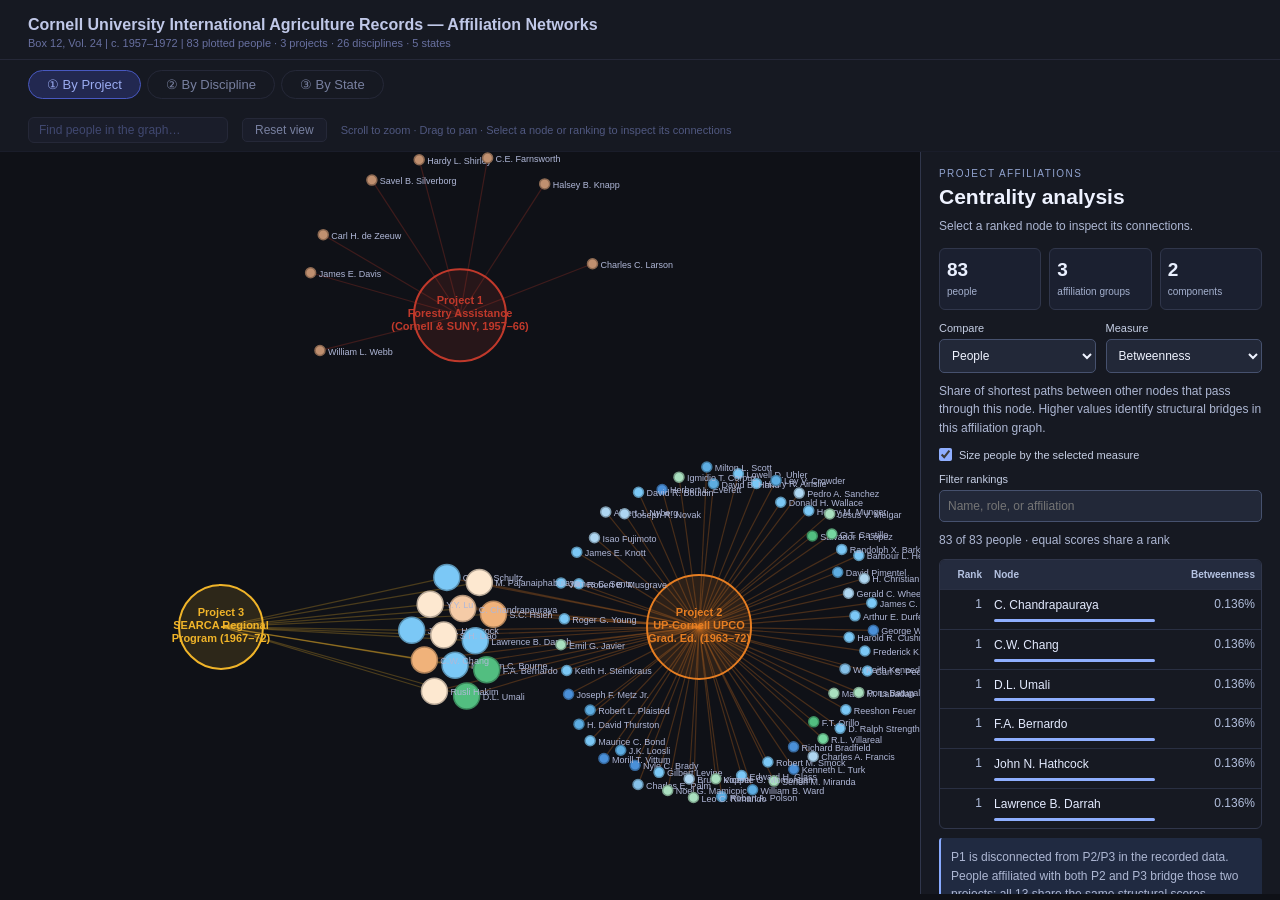
<file: Cornell_Affiliation_Networks.html>
<!DOCTYPE html>
<html lang="en">
<head>
<meta charset="UTF-8">
<meta name="viewport" content="width=device-width, initial-scale=1.0">
<title>Cornell Agriculture — Affiliation Networks</title>
<script>// https://d3js.org v7.8.5 Copyright 2010-2023 Mike Bostock
!function(t,n){"object"==typeof exports&&"undefined"!=typeof module?n(exports):"function"==typeof define&&define.amd?define(["exports"],n):n((t="undefined"!=typeof globalThis?globalThis:t||self).d3=t.d3||{})}(this,(function(t){"use strict";function n(t,n){return null==t||null==n?NaN:t<n?-1:t>n?1:t>=n?0:NaN}function e(t,n){return null==t||null==n?NaN:n<t?-1:n>t?1:n>=t?0:NaN}function r(t){let r,o,a;function u(t,n,e=0,i=t.length){if(e<i){if(0!==r(n,n))return i;do{const r=e+i>>>1;o(t[r],n)<0?e=r+1:i=r}while(e<i)}return e}return 2!==t.length?(r=n,o=(e,r)=>n(t(e),r),a=(n,e)=>t(n)-e):(r=t===n||t===e?t:i,o=t,a=t),{left:u,center:function(t,n,e=0,r=t.length){const i=u(t,n,e,r-1);return i>e&&a(t[i-1],n)>-a(t[i],n)?i-1:i},right:function(t,n,e=0,i=t.length){if(e<i){if(0!==r(n,n))return i;do{const r=e+i>>>1;o(t[r],n)<=0?e=r+1:i=r}while(e<i)}return e}}}function i(){return 0}function o(t){return null===t?NaN:+t}const a=r(n),u=a.right,c=a.left,f=r(o).center;var s=u;const l=d(y),h=d((function(t){const n=y(t);return(t,e,r,i,o)=>{n(t,e,(r<<=2)+0,(i<<=2)+0,o<<=2),n(t,e,r+1,i+1,o),n(t,e,r+2,i+2,o),n(t,e,r+3,i+3,o)}}));function d(t){return function(n,e,r=e){if(!((e=+e)>=0))throw new RangeError("invalid rx");if(!((r=+r)>=0))throw new RangeError("invalid ry");let{data:i,width:o,height:a}=n;if(!((o=Math.floor(o))>=0))throw new RangeError("invalid width");if(!((a=Math.floor(void 0!==a?a:i.length/o))>=0))throw new RangeError("invalid height");if(!o||!a||!e&&!r)return n;const u=e&&t(e),c=r&&t(r),f=i.slice();return u&&c?(p(u,f,i,o,a),p(u,i,f,o,a),p(u,f,i,o,a),g(c,i,f,o,a),g(c,f,i,o,a),g(c,i,f,o,a)):u?(p(u,i,f,o,a),p(u,f,i,o,a),p(u,i,f,o,a)):c&&(g(c,i,f,o,a),g(c,f,i,o,a),g(c,i,f,o,a)),n}}function p(t,n,e,r,i){for(let o=0,a=r*i;o<a;)t(n,e,o,o+=r,1)}function g(t,n,e,r,i){for(let o=0,a=r*i;o<r;++o)t(n,e,o,o+a,r)}function y(t){const n=Math.floor(t);if(n===t)return function(t){const n=2*t+1;return(e,r,i,o,a)=>{if(!((o-=a)>=i))return;let u=t*r[i];const c=a*t;for(let t=i,n=i+c;t<n;t+=a)u+=r[Math.min(o,t)];for(let t=i,f=o;t<=f;t+=a)u+=r[Math.min(o,t+c)],e[t]=u/n,u-=r[Math.max(i,t-c)]}}(t);const e=t-n,r=2*t+1;return(t,i,o,a,u)=>{if(!((a-=u)>=o))return;let c=n*i[o];const f=u*n,s=f+u;for(let t=o,n=o+f;t<n;t+=u)c+=i[Math.min(a,t)];for(let n=o,l=a;n<=l;n+=u)c+=i[Math.min(a,n+f)],t[n]=(c+e*(i[Math.max(o,n-s)]+i[Math.min(a,n+s)]))/r,c-=i[Math.max(o,n-f)]}}function v(t,n){let e=0;if(void 0===n)for(let n of t)null!=n&&(n=+n)>=n&&++e;else{let r=-1;for(let i of t)null!=(i=n(i,++r,t))&&(i=+i)>=i&&++e}return e}function _(t){return 0|t.length}function b(t){return!(t>0)}function m(t){return"object"!=typeof t||"length"in t?t:Array.from(t)}function x(t,n){let e,r=0,i=0,o=0;if(void 0===n)for(let n of t)null!=n&&(n=+n)>=n&&(e=n-i,i+=e/++r,o+=e*(n-i));else{let a=-1;for(let u of t)null!=(u=n(u,++a,t))&&(u=+u)>=u&&(e=u-i,i+=e/++r,o+=e*(u-i))}if(r>1)return o/(r-1)}function w(t,n){const e=x(t,n);return e?Math.sqrt(e):e}function M(t,n){let e,r;if(void 0===n)for(const n of t)null!=n&&(void 0===e?n>=n&&(e=r=n):(e>n&&(e=n),r<n&&(r=n)));else{let i=-1;for(let o of t)null!=(o=n(o,++i,t))&&(void 0===e?o>=o&&(e=r=o):(e>o&&(e=o),r<o&&(r=o)))}return[e,r]}class T{constructor(){this._partials=new Float64Array(32),this._n=0}add(t){const n=this._partials;let e=0;for(let r=0;r<this._n&&r<32;r++){const i=n[r],o=t+i,a=Math.abs(t)<Math.abs(i)?t-(o-i):i-(o-t);a&&(n[e++]=a),t=o}return n[e]=t,this._n=e+1,this}valueOf(){const t=this._partials;let n,e,r,i=this._n,o=0;if(i>0){for(o=t[--i];i>0&&(n=o,e=t[--i],o=n+e,r=e-(o-n),!r););i>0&&(r<0&&t[i-1]<0||r>0&&t[i-1]>0)&&(e=2*r,n=o+e,e==n-o&&(o=n))}return o}}class InternMap extends Map{constructor(t,n=N){if(super(),Object.defineProperties(this,{_intern:{value:new Map},_key:{value:n}}),null!=t)for(const[n,e]of t)this.set(n,e)}get(t){return super.get(A(this,t))}has(t){return super.has(A(this,t))}set(t,n){return super.set(S(this,t),n)}delete(t){return super.delete(E(this,t))}}class InternSet extends Set{constructor(t,n=N){if(super(),Object.defineProperties(this,{_intern:{value:new Map},_key:{value:n}}),null!=t)for(const n of t)this.add(n)}has(t){return super.has(A(this,t))}add(t){return super.add(S(this,t))}delete(t){return super.delete(E(this,t))}}function A({_intern:t,_key:n},e){const r=n(e);return t.has(r)?t.get(r):e}function S({_intern:t,_key:n},e){const r=n(e);return t.has(r)?t.get(r):(t.set(r,e),e)}function E({_intern:t,_key:n},e){const r=n(e);return t.has(r)&&(e=t.get(r),t.delete(r)),e}function N(t){return null!==t&&"object"==typeof t?t.valueOf():t}function k(t){return t}function C(t,...n){return F(t,k,k,n)}function P(t,...n){return F(t,Array.from,k,n)}function z(t,n){for(let e=1,r=n.length;e<r;++e)t=t.flatMap((t=>t.pop().map((([n,e])=>[...t,n,e]))));return t}function $(t,n,...e){return F(t,k,n,e)}function D(t,n,...e){return F(t,Array.from,n,e)}function R(t){if(1!==t.length)throw new Error("duplicate key");return t[0]}function F(t,n,e,r){return function t(i,o){if(o>=r.length)return e(i);const a=new InternMap,u=r[o++];let c=-1;for(const t of i){const n=u(t,++c,i),e=a.get(n);e?e.push(t):a.set(n,[t])}for(const[n,e]of a)a.set(n,t(e,o));return n(a)}(t,0)}function q(t,n){return Array.from(n,(n=>t[n]))}function U(t,...n){if("function"!=typeof t[Symbol.iterator])throw new TypeError("values is not iterable");t=Array.from(t);let[e]=n;if(e&&2!==e.length||n.length>1){const r=Uint32Array.from(t,((t,n)=>n));return n.length>1?(n=n.map((n=>t.map(n))),r.sort(((t,e)=>{for(const r of n){const n=O(r[t],r[e]);if(n)return n}}))):(e=t.map(e),r.sort(((t,n)=>O(e[t],e[n])))),q(t,r)}return t.sort(I(e))}function I(t=n){if(t===n)return O;if("function"!=typeof t)throw new TypeError("compare is not a function");return(n,e)=>{const r=t(n,e);return r||0===r?r:(0===t(e,e))-(0===t(n,n))}}function O(t,n){return(null==t||!(t>=t))-(null==n||!(n>=n))||(t<n?-1:t>n?1:0)}var B=Array.prototype.slice;function Y(t){return()=>t}const L=Math.sqrt(50),j=Math.sqrt(10),H=Math.sqrt(2);function X(t,n,e){const r=(n-t)/Math.max(0,e),i=Math.floor(Math.log10(r)),o=r/Math.pow(10,i),a=o>=L?10:o>=j?5:o>=H?2:1;let u,c,f;return i<0?(f=Math.pow(10,-i)/a,u=Math.round(t*f),c=Math.round(n*f),u/f<t&&++u,c/f>n&&--c,f=-f):(f=Math.pow(10,i)*a,u=Math.round(t/f),c=Math.round(n/f),u*f<t&&++u,c*f>n&&--c),c<u&&.5<=e&&e<2?X(t,n,2*e):[u,c,f]}function G(t,n,e){if(!((e=+e)>0))return[];if((t=+t)===(n=+n))return[t];const r=n<t,[i,o,a]=r?X(n,t,e):X(t,n,e);if(!(o>=i))return[];const u=o-i+1,c=new Array(u);if(r)if(a<0)for(let t=0;t<u;++t)c[t]=(o-t)/-a;else for(let t=0;t<u;++t)c[t]=(o-t)*a;else if(a<0)for(let t=0;t<u;++t)c[t]=(i+t)/-a;else for(let t=0;t<u;++t)c[t]=(i+t)*a;return c}function V(t,n,e){return X(t=+t,n=+n,e=+e)[2]}function W(t,n,e){e=+e;const r=(n=+n)<(t=+t),i=r?V(n,t,e):V(t,n,e);return(r?-1:1)*(i<0?1/-i:i)}function Z(t,n,e){let r;for(;;){const i=V(t,n,e);if(i===r||0===i||!isFinite(i))return[t,n];i>0?(t=Math.floor(t/i)*i,n=Math.ceil(n/i)*i):i<0&&(t=Math.ceil(t*i)/i,n=Math.floor(n*i)/i),r=i}}function K(t){return Math.max(1,Math.ceil(Math.log(v(t))/Math.LN2)+1)}function Q(){var t=k,n=M,e=K;function r(r){Array.isArray(r)||(r=Array.from(r));var i,o,a,u=r.length,c=new Array(u);for(i=0;i<u;++i)c[i]=t(r[i],i,r);var f=n(c),l=f[0],h=f[1],d=e(c,l,h);if(!Array.isArray(d)){const t=h,e=+d;if(n===M&&([l,h]=Z(l,h,e)),(d=G(l,h,e))[0]<=l&&(a=V(l,h,e)),d[d.length-1]>=h)if(t>=h&&n===M){const t=V(l,h,e);isFinite(t)&&(t>0?h=(Math.floor(h/t)+1)*t:t<0&&(h=(Math.ceil(h*-t)+1)/-t))}else d.pop()}for(var p=d.length,g=0,y=p;d[g]<=l;)++g;for(;d[y-1]>h;)--y;(g||y<p)&&(d=d.slice(g,y),p=y-g);var v,_=new Array(p+1);for(i=0;i<=p;++i)(v=_[i]=[]).x0=i>0?d[i-1]:l,v.x1=i<p?d[i]:h;if(isFinite(a)){if(a>0)for(i=0;i<u;++i)null!=(o=c[i])&&l<=o&&o<=h&&_[Math.min(p,Math.floor((o-l)/a))].push(r[i]);else if(a<0)for(i=0;i<u;++i)if(null!=(o=c[i])&&l<=o&&o<=h){const t=Math.floor((l-o)*a);_[Math.min(p,t+(d[t]<=o))].push(r[i])}}else for(i=0;i<u;++i)null!=(o=c[i])&&l<=o&&o<=h&&_[s(d,o,0,p)].push(r[i]);return _}return r.value=function(n){return arguments.length?(t="function"==typeof n?n:Y(n),r):t},r.domain=function(t){return arguments.length?(n="function"==typeof t?t:Y([t[0],t[1]]),r):n},r.thresholds=function(t){return arguments.length?(e="function"==typeof t?t:Y(Array.isArray(t)?B.call(t):t),r):e},r}function J(t,n){let e;if(void 0===n)for(const n of t)null!=n&&(e<n||void 0===e&&n>=n)&&(e=n);else{let r=-1;for(let i of t)null!=(i=n(i,++r,t))&&(e<i||void 0===e&&i>=i)&&(e=i)}return e}function tt(t,n){let e,r=-1,i=-1;if(void 0===n)for(const n of t)++i,null!=n&&(e<n||void 0===e&&n>=n)&&(e=n,r=i);else for(let o of t)null!=(o=n(o,++i,t))&&(e<o||void 0===e&&o>=o)&&(e=o,r=i);return r}function nt(t,n){let e;if(void 0===n)for(const n of t)null!=n&&(e>n||void 0===e&&n>=n)&&(e=n);else{let r=-1;for(let i of t)null!=(i=n(i,++r,t))&&(e>i||void 0===e&&i>=i)&&(e=i)}return e}function et(t,n){let e,r=-1,i=-1;if(void 0===n)for(const n of t)++i,null!=n&&(e>n||void 0===e&&n>=n)&&(e=n,r=i);else for(let o of t)null!=(o=n(o,++i,t))&&(e>o||void 0===e&&o>=o)&&(e=o,r=i);return r}function rt(t,n,e=0,r=1/0,i){if(n=Math.floor(n),e=Math.floor(Math.max(0,e)),r=Math.floor(Math.min(t.length-1,r)),!(e<=n&&n<=r))return t;for(i=void 0===i?O:I(i);r>e;){if(r-e>600){const o=r-e+1,a=n-e+1,u=Math.log(o),c=.5*Math.exp(2*u/3),f=.5*Math.sqrt(u*c*(o-c)/o)*(a-o/2<0?-1:1);rt(t,n,Math.max(e,Math.floor(n-a*c/o+f)),Math.min(r,Math.floor(n+(o-a)*c/o+f)),i)}const o=t[n];let a=e,u=r;for(it(t,e,n),i(t[r],o)>0&&it(t,e,r);a<u;){for(it(t,a,u),++a,--u;i(t[a],o)<0;)++a;for(;i(t[u],o)>0;)--u}0===i(t[e],o)?it(t,e,u):(++u,it(t,u,r)),u<=n&&(e=u+1),n<=u&&(r=u-1)}return t}function it(t,n,e){const r=t[n];t[n]=t[e],t[e]=r}function ot(t,e=n){let r,i=!1;if(1===e.length){let o;for(const a of t){const t=e(a);(i?n(t,o)>0:0===n(t,t))&&(r=a,o=t,i=!0)}}else for(const n of t)(i?e(n,r)>0:0===e(n,n))&&(r=n,i=!0);return r}function at(t,n,e){if(t=Float64Array.from(function*(t,n){if(void 0===n)for(let n of t)null!=n&&(n=+n)>=n&&(yield n);else{let e=-1;for(let r of t)null!=(r=n(r,++e,t))&&(r=+r)>=r&&(yield r)}}(t,e)),(r=t.length)&&!isNaN(n=+n)){if(n<=0||r<2)return nt(t);if(n>=1)return J(t);var r,i=(r-1)*n,o=Math.floor(i),a=J(rt(t,o).subarray(0,o+1));return a+(nt(t.subarray(o+1))-a)*(i-o)}}function ut(t,n,e=o){if((r=t.length)&&!isNaN(n=+n)){if(n<=0||r<2)return+e(t[0],0,t);if(n>=1)return+e(t[r-1],r-1,t);var r,i=(r-1)*n,a=Math.floor(i),u=+e(t[a],a,t);return u+(+e(t[a+1],a+1,t)-u)*(i-a)}}function ct(t,n,e=o){if(!isNaN(n=+n)){if(r=Float64Array.from(t,((n,r)=>o(e(t[r],r,t)))),n<=0)return et(r);if(n>=1)return tt(r);var r,i=Uint32Array.from(t,((t,n)=>n)),a=r.length-1,u=Math.floor(a*n);return rt(i,u,0,a,((t,n)=>O(r[t],r[n]))),(u=ot(i.subarray(0,u+1),(t=>r[t])))>=0?u:-1}}function ft(t){return Array.from(function*(t){for(const n of t)yield*n}(t))}function st(t,n){return[t,n]}function lt(t,n,e){t=+t,n=+n,e=(i=arguments.length)<2?(n=t,t=0,1):i<3?1:+e;for(var r=-1,i=0|Math.max(0,Math.ceil((n-t)/e)),o=new Array(i);++r<i;)o[r]=t+r*e;return o}function ht(t,e=n){if(1===e.length)return et(t,e);let r,i=-1,o=-1;for(const n of t)++o,(i<0?0===e(n,n):e(n,r)<0)&&(r=n,i=o);return i}var dt=pt(Math.random);function pt(t){return function(n,e=0,r=n.length){let i=r-(e=+e);for(;i;){const r=t()*i--|0,o=n[i+e];n[i+e]=n[r+e],n[r+e]=o}return n}}function gt(t){if(!(i=t.length))return[];for(var n=-1,e=nt(t,yt),r=new Array(e);++n<e;)for(var i,o=-1,a=r[n]=new Array(i);++o<i;)a[o]=t[o][n];return r}function yt(t){return t.length}function vt(t){return t instanceof InternSet?t:new InternSet(t)}function _t(t,n){const e=t[Symbol.iterator](),r=new Set;for(const t of n){const n=bt(t);if(r.has(n))continue;let i,o;for(;({value:i,done:o}=e.next());){if(o)return!1;const t=bt(i);if(r.add(t),Object.is(n,t))break}}return!0}function bt(t){return null!==t&&"object"==typeof t?t.valueOf():t}function mt(t){return t}var xt=1,wt=2,Mt=3,Tt=4,At=1e-6;function St(t){return"translate("+t+",0)"}function Et(t){return"translate(0,"+t+")"}function Nt(t){return n=>+t(n)}function kt(t,n){return n=Math.max(0,t.bandwidth()-2*n)/2,t.round()&&(n=Math.round(n)),e=>+t(e)+n}function Ct(){return!this.__axis}function Pt(t,n){var e=[],r=null,i=null,o=6,a=6,u=3,c="undefined"!=typeof window&&window.devicePixelRatio>1?0:.5,f=t===xt||t===Tt?-1:1,s=t===Tt||t===wt?"x":"y",l=t===xt||t===Mt?St:Et;function h(h){var d=null==r?n.ticks?n.ticks.apply(n,e):n.domain():r,p=null==i?n.tickFormat?n.tickFormat.apply(n,e):mt:i,g=Math.max(o,0)+u,y=n.range(),v=+y[0]+c,_=+y[y.length-1]+c,b=(n.bandwidth?kt:Nt)(n.copy(),c),m=h.selection?h.selection():h,x=m.selectAll(".domain").data([null]),w=m.selectAll(".tick").data(d,n).order(),M=w.exit(),T=w.enter().append("g").attr("class","tick"),A=w.select("line"),S=w.select("text");x=x.merge(x.enter().insert("path",".tick").attr("class","domain").attr("stroke","currentColor")),w=w.merge(T),A=A.merge(T.append("line").attr("stroke","currentColor").attr(s+"2",f*o)),S=S.merge(T.append("text").attr("fill","currentColor").attr(s,f*g).attr("dy",t===xt?"0em":t===Mt?"0.71em":"0.32em")),h!==m&&(x=x.transition(h),w=w.transition(h),A=A.transition(h),S=S.transition(h),M=M.transition(h).attr("opacity",At).attr("transform",(function(t){return isFinite(t=b(t))?l(t+c):this.getAttribute("transform")})),T.attr("opacity",At).attr("transform",(function(t){var n=this.parentNode.__axis;return l((n&&isFinite(n=n(t))?n:b(t))+c)}))),M.remove(),x.attr("d",t===Tt||t===wt?a?"M"+f*a+","+v+"H"+c+"V"+_+"H"+f*a:"M"+c+","+v+"V"+_:a?"M"+v+","+f*a+"V"+c+"H"+_+"V"+f*a:"M"+v+","+c+"H"+_),w.attr("opacity",1).attr("transform",(function(t){return l(b(t)+c)})),A.attr(s+"2",f*o),S.attr(s,f*g).text(p),m.filter(Ct).attr("fill","none").attr("font-size",10).attr("font-family","sans-serif").attr("text-anchor",t===wt?"start":t===Tt?"end":"middle"),m.each((function(){this.__axis=b}))}return h.scale=function(t){return arguments.length?(n=t,h):n},h.ticks=function(){return e=Array.from(arguments),h},h.tickArguments=function(t){return arguments.length?(e=null==t?[]:Array.from(t),h):e.slice()},h.tickValues=function(t){return arguments.length?(r=null==t?null:Array.from(t),h):r&&r.slice()},h.tickFormat=function(t){return arguments.length?(i=t,h):i},h.tickSize=function(t){return arguments.length?(o=a=+t,h):o},h.tickSizeInner=function(t){return arguments.length?(o=+t,h):o},h.tickSizeOuter=function(t){return arguments.length?(a=+t,h):a},h.tickPadding=function(t){return arguments.length?(u=+t,h):u},h.offset=function(t){return arguments.length?(c=+t,h):c},h}var zt={value:()=>{}};function $t(){for(var t,n=0,e=arguments.length,r={};n<e;++n){if(!(t=arguments[n]+"")||t in r||/[\s.]/.test(t))throw new Error("illegal type: "+t);r[t]=[]}return new Dt(r)}function Dt(t){this._=t}function Rt(t,n){for(var e,r=0,i=t.length;r<i;++r)if((e=t[r]).name===n)return e.value}function Ft(t,n,e){for(var r=0,i=t.length;r<i;++r)if(t[r].name===n){t[r]=zt,t=t.slice(0,r).concat(t.slice(r+1));break}return null!=e&&t.push({name:n,value:e}),t}Dt.prototype=$t.prototype={constructor:Dt,on:function(t,n){var e,r,i=this._,o=(r=i,(t+"").trim().split(/^|\s+/).map((function(t){var n="",e=t.indexOf(".");if(e>=0&&(n=t.slice(e+1),t=t.slice(0,e)),t&&!r.hasOwnProperty(t))throw new Error("unknown type: "+t);return{type:t,name:n}}))),a=-1,u=o.length;if(!(arguments.length<2)){if(null!=n&&"function"!=typeof n)throw new Error("invalid callback: "+n);for(;++a<u;)if(e=(t=o[a]).type)i[e]=Ft(i[e],t.name,n);else if(null==n)for(e in i)i[e]=Ft(i[e],t.name,null);return this}for(;++a<u;)if((e=(t=o[a]).type)&&(e=Rt(i[e],t.name)))return e},copy:function(){var t={},n=this._;for(var e in n)t[e]=n[e].slice();return new Dt(t)},call:function(t,n){if((e=arguments.length-2)>0)for(var e,r,i=new Array(e),o=0;o<e;++o)i[o]=arguments[o+2];if(!this._.hasOwnProperty(t))throw new Error("unknown type: "+t);for(o=0,e=(r=this._[t]).length;o<e;++o)r[o].value.apply(n,i)},apply:function(t,n,e){if(!this._.hasOwnProperty(t))throw new Error("unknown type: "+t);for(var r=this._[t],i=0,o=r.length;i<o;++i)r[i].value.apply(n,e)}};var qt="http://www.w3.org/1999/xhtml",Ut={svg:"http://www.w3.org/2000/svg",xhtml:qt,xlink:"http://www.w3.org/1999/xlink",xml:"http://www.w3.org/XML/1998/namespace",xmlns:"http://www.w3.org/2000/xmlns/"};function It(t){var n=t+="",e=n.indexOf(":");return e>=0&&"xmlns"!==(n=t.slice(0,e))&&(t=t.slice(e+1)),Ut.hasOwnProperty(n)?{space:Ut[n],local:t}:t}function Ot(t){return function(){var n=this.ownerDocument,e=this.namespaceURI;return e===qt&&n.documentElement.namespaceURI===qt?n.createElement(t):n.createElementNS(e,t)}}function Bt(t){return function(){return this.ownerDocument.createElementNS(t.space,t.local)}}function Yt(t){var n=It(t);return(n.local?Bt:Ot)(n)}function Lt(){}function jt(t){return null==t?Lt:function(){return this.querySelector(t)}}function Ht(t){return null==t?[]:Array.isArray(t)?t:Array.from(t)}function Xt(){return[]}function Gt(t){return null==t?Xt:function(){return this.querySelectorAll(t)}}function Vt(t){return function(){return this.matches(t)}}function Wt(t){return function(n){return n.matches(t)}}var Zt=Array.prototype.find;function Kt(){return this.firstElementChild}var Qt=Array.prototype.filter;function Jt(){return Array.from(this.children)}function tn(t){return new Array(t.length)}function nn(t,n){this.ownerDocument=t.ownerDocument,this.namespaceURI=t.namespaceURI,this._next=null,this._parent=t,this.__data__=n}function en(t,n,e,r,i,o){for(var a,u=0,c=n.length,f=o.length;u<f;++u)(a=n[u])?(a.__data__=o[u],r[u]=a):e[u]=new nn(t,o[u]);for(;u<c;++u)(a=n[u])&&(i[u]=a)}function rn(t,n,e,r,i,o,a){var u,c,f,s=new Map,l=n.length,h=o.length,d=new Array(l);for(u=0;u<l;++u)(c=n[u])&&(d[u]=f=a.call(c,c.__data__,u,n)+"",s.has(f)?i[u]=c:s.set(f,c));for(u=0;u<h;++u)f=a.call(t,o[u],u,o)+"",(c=s.get(f))?(r[u]=c,c.__data__=o[u],s.delete(f)):e[u]=new nn(t,o[u]);for(u=0;u<l;++u)(c=n[u])&&s.get(d[u])===c&&(i[u]=c)}function on(t){return t.__data__}function an(t){return"object"==typeof t&&"length"in t?t:Array.from(t)}function un(t,n){return t<n?-1:t>n?1:t>=n?0:NaN}function cn(t){return function(){this.removeAttribute(t)}}function fn(t){return function(){this.removeAttributeNS(t.space,t.local)}}function sn(t,n){return function(){this.setAttribute(t,n)}}function ln(t,n){return function(){this.setAttributeNS(t.space,t.local,n)}}function hn(t,n){return function(){var e=n.apply(this,arguments);null==e?this.removeAttribute(t):this.setAttribute(t,e)}}function dn(t,n){return function(){var e=n.apply(this,arguments);null==e?this.removeAttributeNS(t.space,t.local):this.setAttributeNS(t.space,t.local,e)}}function pn(t){return t.ownerDocument&&t.ownerDocument.defaultView||t.document&&t||t.defaultView}function gn(t){return function(){this.style.removeProperty(t)}}function yn(t,n,e){return function(){this.style.setProperty(t,n,e)}}function vn(t,n,e){return function(){var r=n.apply(this,arguments);null==r?this.style.removeProperty(t):this.style.setProperty(t,r,e)}}function _n(t,n){return t.style.getPropertyValue(n)||pn(t).getComputedStyle(t,null).getPropertyValue(n)}function bn(t){return function(){delete this[t]}}function mn(t,n){return function(){this[t]=n}}function xn(t,n){return function(){var e=n.apply(this,arguments);null==e?delete this[t]:this[t]=e}}function wn(t){return t.trim().split(/^|\s+/)}function Mn(t){return t.classList||new Tn(t)}function Tn(t){this._node=t,this._names=wn(t.getAttribute("class")||"")}function An(t,n){for(var e=Mn(t),r=-1,i=n.length;++r<i;)e.add(n[r])}function Sn(t,n){for(var e=Mn(t),r=-1,i=n.length;++r<i;)e.remove(n[r])}function En(t){return function(){An(this,t)}}function Nn(t){return function(){Sn(this,t)}}function kn(t,n){return function(){(n.apply(this,arguments)?An:Sn)(this,t)}}function Cn(){this.textContent=""}function Pn(t){return function(){this.textContent=t}}function zn(t){return function(){var n=t.apply(this,arguments);this.textContent=null==n?"":n}}function $n(){this.innerHTML=""}function Dn(t){return function(){this.innerHTML=t}}function Rn(t){return function(){var n=t.apply(this,arguments);this.innerHTML=null==n?"":n}}function Fn(){this.nextSibling&&this.parentNode.appendChild(this)}function qn(){this.previousSibling&&this.parentNode.insertBefore(this,this.parentNode.firstChild)}function Un(){return null}function In(){var t=this.parentNode;t&&t.removeChild(this)}function On(){var t=this.cloneNode(!1),n=this.parentNode;return n?n.insertBefore(t,this.nextSibling):t}function Bn(){var t=this.cloneNode(!0),n=this.parentNode;return n?n.insertBefore(t,this.nextSibling):t}function Yn(t){return function(){var n=this.__on;if(n){for(var e,r=0,i=-1,o=n.length;r<o;++r)e=n[r],t.type&&e.type!==t.type||e.name!==t.name?n[++i]=e:this.removeEventListener(e.type,e.listener,e.options);++i?n.length=i:delete this.__on}}}function Ln(t,n,e){return function(){var r,i=this.__on,o=function(t){return function(n){t.call(this,n,this.__data__)}}(n);if(i)for(var a=0,u=i.length;a<u;++a)if((r=i[a]).type===t.type&&r.name===t.name)return this.removeEventListener(r.type,r.listener,r.options),this.addEventListener(r.type,r.listener=o,r.options=e),void(r.value=n);this.addEventListener(t.type,o,e),r={type:t.type,name:t.name,value:n,listener:o,options:e},i?i.push(r):this.__on=[r]}}function jn(t,n,e){var r=pn(t),i=r.CustomEvent;"function"==typeof i?i=new i(n,e):(i=r.document.createEvent("Event"),e?(i.initEvent(n,e.bubbles,e.cancelable),i.detail=e.detail):i.initEvent(n,!1,!1)),t.dispatchEvent(i)}function Hn(t,n){return function(){return jn(this,t,n)}}function Xn(t,n){return function(){return jn(this,t,n.apply(this,arguments))}}nn.prototype={constructor:nn,appendChild:function(t){return this._parent.insertBefore(t,this._next)},insertBefore:function(t,n){return this._parent.insertBefore(t,n)},querySelector:function(t){return this._parent.querySelector(t)},querySelectorAll:function(t){return this._parent.querySelectorAll(t)}},Tn.prototype={add:function(t){this._names.indexOf(t)<0&&(this._names.push(t),this._node.setAttribute("class",this._names.join(" ")))},remove:function(t){var n=this._names.indexOf(t);n>=0&&(this._names.splice(n,1),this._node.setAttribute("class",this._names.join(" ")))},contains:function(t){return this._names.indexOf(t)>=0}};var Gn=[null];function Vn(t,n){this._groups=t,this._parents=n}function Wn(){return new Vn([[document.documentElement]],Gn)}function Zn(t){return"string"==typeof t?new Vn([[document.querySelector(t)]],[document.documentElement]):new Vn([[t]],Gn)}Vn.prototype=Wn.prototype={constructor:Vn,select:function(t){"function"!=typeof t&&(t=jt(t));for(var n=this._groups,e=n.length,r=new Array(e),i=0;i<e;++i)for(var o,a,u=n[i],c=u.length,f=r[i]=new Array(c),s=0;s<c;++s)(o=u[s])&&(a=t.call(o,o.__data__,s,u))&&("__data__"in o&&(a.__data__=o.__data__),f[s]=a);return new Vn(r,this._parents)},selectAll:function(t){t="function"==typeof t?function(t){return function(){return Ht(t.apply(this,arguments))}}(t):Gt(t);for(var n=this._groups,e=n.length,r=[],i=[],o=0;o<e;++o)for(var a,u=n[o],c=u.length,f=0;f<c;++f)(a=u[f])&&(r.push(t.call(a,a.__data__,f,u)),i.push(a));return new Vn(r,i)},selectChild:function(t){return this.select(null==t?Kt:function(t){return function(){return Zt.call(this.children,t)}}("function"==typeof t?t:Wt(t)))},selectChildren:function(t){return this.selectAll(null==t?Jt:function(t){return function(){return Qt.call(this.children,t)}}("function"==typeof t?t:Wt(t)))},filter:function(t){"function"!=typeof t&&(t=Vt(t));for(var n=this._groups,e=n.length,r=new Array(e),i=0;i<e;++i)for(var o,a=n[i],u=a.length,c=r[i]=[],f=0;f<u;++f)(o=a[f])&&t.call(o,o.__data__,f,a)&&c.push(o);return new Vn(r,this._parents)},data:function(t,n){if(!arguments.length)return Array.from(this,on);var e=n?rn:en,r=this._parents,i=this._groups;"function"!=typeof t&&(t=function(t){return function(){return t}}(t));for(var o=i.length,a=new Array(o),u=new Array(o),c=new Array(o),f=0;f<o;++f){var s=r[f],l=i[f],h=l.length,d=an(t.call(s,s&&s.__data__,f,r)),p=d.length,g=u[f]=new Array(p),y=a[f]=new Array(p);e(s,l,g,y,c[f]=new Array(h),d,n);for(var v,_,b=0,m=0;b<p;++b)if(v=g[b]){for(b>=m&&(m=b+1);!(_=y[m])&&++m<p;);v._next=_||null}}return(a=new Vn(a,r))._enter=u,a._exit=c,a},enter:function(){return new Vn(this._enter||this._groups.map(tn),this._parents)},exit:function(){return new Vn(this._exit||this._groups.map(tn),this._parents)},join:function(t,n,e){var r=this.enter(),i=this,o=this.exit();return"function"==typeof t?(r=t(r))&&(r=r.selection()):r=r.append(t+""),null!=n&&(i=n(i))&&(i=i.selection()),null==e?o.remove():e(o),r&&i?r.merge(i).order():i},merge:function(t){for(var n=t.selection?t.selection():t,e=this._groups,r=n._groups,i=e.length,o=r.length,a=Math.min(i,o),u=new Array(i),c=0;c<a;++c)for(var f,s=e[c],l=r[c],h=s.length,d=u[c]=new Array(h),p=0;p<h;++p)(f=s[p]||l[p])&&(d[p]=f);for(;c<i;++c)u[c]=e[c];return new Vn(u,this._parents)},selection:function(){return this},order:function(){for(var t=this._groups,n=-1,e=t.length;++n<e;)for(var r,i=t[n],o=i.length-1,a=i[o];--o>=0;)(r=i[o])&&(a&&4^r.compareDocumentPosition(a)&&a.parentNode.insertBefore(r,a),a=r);return this},sort:function(t){function n(n,e){return n&&e?t(n.__data__,e.__data__):!n-!e}t||(t=un);for(var e=this._groups,r=e.length,i=new Array(r),o=0;o<r;++o){for(var a,u=e[o],c=u.length,f=i[o]=new Array(c),s=0;s<c;++s)(a=u[s])&&(f[s]=a);f.sort(n)}return new Vn(i,this._parents).order()},call:function(){var t=arguments[0];return arguments[0]=this,t.apply(null,arguments),this},nodes:function(){return Array.from(this)},node:function(){for(var t=this._groups,n=0,e=t.length;n<e;++n)for(var r=t[n],i=0,o=r.length;i<o;++i){var a=r[i];if(a)return a}return null},size:function(){let t=0;for(const n of this)++t;return t},empty:function(){return!this.node()},each:function(t){for(var n=this._groups,e=0,r=n.length;e<r;++e)for(var i,o=n[e],a=0,u=o.length;a<u;++a)(i=o[a])&&t.call(i,i.__data__,a,o);return this},attr:function(t,n){var e=It(t);if(arguments.length<2){var r=this.node();return e.local?r.getAttributeNS(e.space,e.local):r.getAttribute(e)}return this.each((null==n?e.local?fn:cn:"function"==typeof n?e.local?dn:hn:e.local?ln:sn)(e,n))},style:function(t,n,e){return arguments.length>1?this.each((null==n?gn:"function"==typeof n?vn:yn)(t,n,null==e?"":e)):_n(this.node(),t)},property:function(t,n){return arguments.length>1?this.each((null==n?bn:"function"==typeof n?xn:mn)(t,n)):this.node()[t]},classed:function(t,n){var e=wn(t+"");if(arguments.length<2){for(var r=Mn(this.node()),i=-1,o=e.length;++i<o;)if(!r.contains(e[i]))return!1;return!0}return this.each(("function"==typeof n?kn:n?En:Nn)(e,n))},text:function(t){return arguments.length?this.each(null==t?Cn:("function"==typeof t?zn:Pn)(t)):this.node().textContent},html:function(t){return arguments.length?this.each(null==t?$n:("function"==typeof t?Rn:Dn)(t)):this.node().innerHTML},raise:function(){return this.each(Fn)},lower:function(){return this.each(qn)},append:function(t){var n="function"==typeof t?t:Yt(t);return this.select((function(){return this.appendChild(n.apply(this,arguments))}))},insert:function(t,n){var e="function"==typeof t?t:Yt(t),r=null==n?Un:"function"==typeof n?n:jt(n);return this.select((function(){return this.insertBefore(e.apply(this,arguments),r.apply(this,arguments)||null)}))},remove:function(){return this.each(In)},clone:function(t){return this.select(t?Bn:On)},datum:function(t){return arguments.length?this.property("__data__",t):this.node().__data__},on:function(t,n,e){var r,i,o=function(t){return t.trim().split(/^|\s+/).map((function(t){var n="",e=t.indexOf(".");return e>=0&&(n=t.slice(e+1),t=t.slice(0,e)),{type:t,name:n}}))}(t+""),a=o.length;if(!(arguments.length<2)){for(u=n?Ln:Yn,r=0;r<a;++r)this.each(u(o[r],n,e));return this}var u=this.node().__on;if(u)for(var c,f=0,s=u.length;f<s;++f)for(r=0,c=u[f];r<a;++r)if((i=o[r]).type===c.type&&i.name===c.name)return c.value},dispatch:function(t,n){return this.each(("function"==typeof n?Xn:Hn)(t,n))},[Symbol.iterator]:function*(){for(var t=this._groups,n=0,e=t.length;n<e;++n)for(var r,i=t[n],o=0,a=i.length;o<a;++o)(r=i[o])&&(yield r)}};var Kn=0;function Qn(){return new Jn}function Jn(){this._="@"+(++Kn).toString(36)}function te(t){let n;for(;n=t.sourceEvent;)t=n;return t}function ne(t,n){if(t=te(t),void 0===n&&(n=t.currentTarget),n){var e=n.ownerSVGElement||n;if(e.createSVGPoint){var r=e.createSVGPoint();return r.x=t.clientX,r.y=t.clientY,[(r=r.matrixTransform(n.getScreenCTM().inverse())).x,r.y]}if(n.getBoundingClientRect){var i=n.getBoundingClientRect();return[t.clientX-i.left-n.clientLeft,t.clientY-i.top-n.clientTop]}}return[t.pageX,t.pageY]}Jn.prototype=Qn.prototype={constructor:Jn,get:function(t){for(var n=this._;!(n in t);)if(!(t=t.parentNode))return;return t[n]},set:function(t,n){return t[this._]=n},remove:function(t){return this._ in t&&delete t[this._]},toString:function(){return this._}};const ee={passive:!1},re={capture:!0,passive:!1};function ie(t){t.stopImmediatePropagation()}function oe(t){t.preventDefault(),t.stopImmediatePropagation()}function ae(t){var n=t.document.documentElement,e=Zn(t).on("dragstart.drag",oe,re);"onselectstart"in n?e.on("selectstart.drag",oe,re):(n.__noselect=n.style.MozUserSelect,n.style.MozUserSelect="none")}function ue(t,n){var e=t.document.documentElement,r=Zn(t).on("dragstart.drag",null);n&&(r.on("click.drag",oe,re),setTimeout((function(){r.on("click.drag",null)}),0)),"onselectstart"in e?r.on("selectstart.drag",null):(e.style.MozUserSelect=e.__noselect,delete e.__noselect)}var ce=t=>()=>t;function fe(t,{sourceEvent:n,subject:e,target:r,identifier:i,active:o,x:a,y:u,dx:c,dy:f,dispatch:s}){Object.defineProperties(this,{type:{value:t,enumerable:!0,configurable:!0},sourceEvent:{value:n,enumerable:!0,configurable:!0},subject:{value:e,enumerable:!0,configurable:!0},target:{value:r,enumerable:!0,configurable:!0},identifier:{value:i,enumerable:!0,configurable:!0},active:{value:o,enumerable:!0,configurable:!0},x:{value:a,enumerable:!0,configurable:!0},y:{value:u,enumerable:!0,configurable:!0},dx:{value:c,enumerable:!0,configurable:!0},dy:{value:f,enumerable:!0,configurable:!0},_:{value:s}})}function se(t){return!t.ctrlKey&&!t.button}function le(){return this.parentNode}function he(t,n){return null==n?{x:t.x,y:t.y}:n}function de(){return navigator.maxTouchPoints||"ontouchstart"in this}function pe(t,n,e){t.prototype=n.prototype=e,e.constructor=t}function ge(t,n){var e=Object.create(t.prototype);for(var r in n)e[r]=n[r];return e}function ye(){}fe.prototype.on=function(){var t=this._.on.apply(this._,arguments);return t===this._?this:t};var ve=.7,_e=1/ve,be="\\s*([+-]?\\d+)\\s*",me="\\s*([+-]?(?:\\d*\\.)?\\d+(?:[eE][+-]?\\d+)?)\\s*",xe="\\s*([+-]?(?:\\d*\\.)?\\d+(?:[eE][+-]?\\d+)?)%\\s*",we=/^#([0-9a-f]{3,8})$/,Me=new RegExp(`^rgb\\(${be},${be},${be}\\)$`),Te=new RegExp(`^rgb\\(${xe},${xe},${xe}\\)$`),Ae=new RegExp(`^rgba\\(${be},${be},${be},${me}\\)$`),Se=new RegExp(`^rgba\\(${xe},${xe},${xe},${me}\\)$`),Ee=new RegExp(`^hsl\\(${me},${xe},${xe}\\)$`),Ne=new RegExp(`^hsla\\(${me},${xe},${xe},${me}\\)$`),ke={aliceblue:15792383,antiquewhite:16444375,aqua:65535,aquamarine:8388564,azure:15794175,beige:16119260,bisque:16770244,black:0,blanchedalmond:16772045,blue:255,blueviolet:9055202,brown:10824234,burlywood:14596231,cadetblue:6266528,chartreuse:8388352,chocolate:13789470,coral:16744272,cornflowerblue:6591981,cornsilk:16775388,crimson:14423100,cyan:65535,darkblue:139,darkcyan:35723,darkgoldenrod:12092939,darkgray:11119017,darkgreen:25600,darkgrey:11119017,darkkhaki:12433259,darkmagenta:9109643,darkolivegreen:5597999,darkorange:16747520,darkorchid:10040012,darkred:9109504,darksalmon:15308410,darkseagreen:9419919,darkslateblue:4734347,darkslategray:3100495,darkslategrey:3100495,darkturquoise:52945,darkviolet:9699539,deeppink:16716947,deepskyblue:49151,dimgray:6908265,dimgrey:6908265,dodgerblue:2003199,firebrick:11674146,floralwhite:16775920,forestgreen:2263842,fuchsia:16711935,gainsboro:14474460,ghostwhite:16316671,gold:16766720,goldenrod:14329120,gray:8421504,green:32768,greenyellow:11403055,grey:8421504,honeydew:15794160,hotpink:16738740,indianred:13458524,indigo:4915330,ivory:16777200,khaki:15787660,lavender:15132410,lavenderblush:16773365,lawngreen:8190976,lemonchiffon:16775885,lightblue:11393254,lightcoral:15761536,lightcyan:14745599,lightgoldenrodyellow:16448210,lightgray:13882323,lightgreen:9498256,lightgrey:13882323,lightpink:16758465,lightsalmon:16752762,lightseagreen:2142890,lightskyblue:8900346,lightslategray:7833753,lightslategrey:7833753,lightsteelblue:11584734,lightyellow:16777184,lime:65280,limegreen:3329330,linen:16445670,magenta:16711935,maroon:8388608,mediumaquamarine:6737322,mediumblue:205,mediumorchid:12211667,mediumpurple:9662683,mediumseagreen:3978097,mediumslateblue:8087790,mediumspringgreen:64154,mediumturquoise:4772300,mediumvioletred:13047173,midnightblue:1644912,mintcream:16121850,mistyrose:16770273,moccasin:16770229,navajowhite:16768685,navy:128,oldlace:16643558,olive:8421376,olivedrab:7048739,orange:16753920,orangered:16729344,orchid:14315734,palegoldenrod:15657130,palegreen:10025880,paleturquoise:11529966,palevioletred:14381203,papayawhip:16773077,peachpuff:16767673,peru:13468991,pink:16761035,plum:14524637,powderblue:11591910,purple:8388736,rebeccapurple:6697881,red:16711680,rosybrown:12357519,royalblue:4286945,saddlebrown:9127187,salmon:16416882,sandybrown:16032864,seagreen:3050327,seashell:16774638,sienna:10506797,silver:12632256,skyblue:8900331,slateblue:6970061,slategray:7372944,slategrey:7372944,snow:16775930,springgreen:65407,steelblue:4620980,tan:13808780,teal:32896,thistle:14204888,tomato:16737095,turquoise:4251856,violet:15631086,wheat:16113331,white:16777215,whitesmoke:16119285,yellow:16776960,yellowgreen:10145074};function Ce(){return this.rgb().formatHex()}function Pe(){return this.rgb().formatRgb()}function ze(t){var n,e;return t=(t+"").trim().toLowerCase(),(n=we.exec(t))?(e=n[1].length,n=parseInt(n[1],16),6===e?$e(n):3===e?new qe(n>>8&15|n>>4&240,n>>4&15|240&n,(15&n)<<4|15&n,1):8===e?De(n>>24&255,n>>16&255,n>>8&255,(255&n)/255):4===e?De(n>>12&15|n>>8&240,n>>8&15|n>>4&240,n>>4&15|240&n,((15&n)<<4|15&n)/255):null):(n=Me.exec(t))?new qe(n[1],n[2],n[3],1):(n=Te.exec(t))?new qe(255*n[1]/100,255*n[2]/100,255*n[3]/100,1):(n=Ae.exec(t))?De(n[1],n[2],n[3],n[4]):(n=Se.exec(t))?De(255*n[1]/100,255*n[2]/100,255*n[3]/100,n[4]):(n=Ee.exec(t))?Le(n[1],n[2]/100,n[3]/100,1):(n=Ne.exec(t))?Le(n[1],n[2]/100,n[3]/100,n[4]):ke.hasOwnProperty(t)?$e(ke[t]):"transparent"===t?new qe(NaN,NaN,NaN,0):null}function $e(t){return new qe(t>>16&255,t>>8&255,255&t,1)}function De(t,n,e,r){return r<=0&&(t=n=e=NaN),new qe(t,n,e,r)}function Re(t){return t instanceof ye||(t=ze(t)),t?new qe((t=t.rgb()).r,t.g,t.b,t.opacity):new qe}function Fe(t,n,e,r){return 1===arguments.length?Re(t):new qe(t,n,e,null==r?1:r)}function qe(t,n,e,r){this.r=+t,this.g=+n,this.b=+e,this.opacity=+r}function Ue(){return`#${Ye(this.r)}${Ye(this.g)}${Ye(this.b)}`}function Ie(){const t=Oe(this.opacity);return`${1===t?"rgb(":"rgba("}${Be(this.r)}, ${Be(this.g)}, ${Be(this.b)}${1===t?")":`, ${t})`}`}function Oe(t){return isNaN(t)?1:Math.max(0,Math.min(1,t))}function Be(t){return Math.max(0,Math.min(255,Math.round(t)||0))}function Ye(t){return((t=Be(t))<16?"0":"")+t.toString(16)}function Le(t,n,e,r){return r<=0?t=n=e=NaN:e<=0||e>=1?t=n=NaN:n<=0&&(t=NaN),new Xe(t,n,e,r)}function je(t){if(t instanceof Xe)return new Xe(t.h,t.s,t.l,t.opacity);if(t instanceof ye||(t=ze(t)),!t)return new Xe;if(t instanceof Xe)return t;var n=(t=t.rgb()).r/255,e=t.g/255,r=t.b/255,i=Math.min(n,e,r),o=Math.max(n,e,r),a=NaN,u=o-i,c=(o+i)/2;return u?(a=n===o?(e-r)/u+6*(e<r):e===o?(r-n)/u+2:(n-e)/u+4,u/=c<.5?o+i:2-o-i,a*=60):u=c>0&&c<1?0:a,new Xe(a,u,c,t.opacity)}function He(t,n,e,r){return 1===arguments.length?je(t):new Xe(t,n,e,null==r?1:r)}function Xe(t,n,e,r){this.h=+t,this.s=+n,this.l=+e,this.opacity=+r}function Ge(t){return(t=(t||0)%360)<0?t+360:t}function Ve(t){return Math.max(0,Math.min(1,t||0))}function We(t,n,e){return 255*(t<60?n+(e-n)*t/60:t<180?e:t<240?n+(e-n)*(240-t)/60:n)}pe(ye,ze,{copy(t){return Object.assign(new this.constructor,this,t)},displayable(){return this.rgb().displayable()},hex:Ce,formatHex:Ce,formatHex8:function(){return this.rgb().formatHex8()},formatHsl:function(){return je(this).formatHsl()},formatRgb:Pe,toString:Pe}),pe(qe,Fe,ge(ye,{brighter(t){return t=null==t?_e:Math.pow(_e,t),new qe(this.r*t,this.g*t,this.b*t,this.opacity)},darker(t){return t=null==t?ve:Math.pow(ve,t),new qe(this.r*t,this.g*t,this.b*t,this.opacity)},rgb(){return this},clamp(){return new qe(Be(this.r),Be(this.g),Be(this.b),Oe(this.opacity))},displayable(){return-.5<=this.r&&this.r<255.5&&-.5<=this.g&&this.g<255.5&&-.5<=this.b&&this.b<255.5&&0<=this.opacity&&this.opacity<=1},hex:Ue,formatHex:Ue,formatHex8:function(){return`#${Ye(this.r)}${Ye(this.g)}${Ye(this.b)}${Ye(255*(isNaN(this.opacity)?1:this.opacity))}`},formatRgb:Ie,toString:Ie})),pe(Xe,He,ge(ye,{brighter(t){return t=null==t?_e:Math.pow(_e,t),new Xe(this.h,this.s,this.l*t,this.opacity)},darker(t){return t=null==t?ve:Math.pow(ve,t),new Xe(this.h,this.s,this.l*t,this.opacity)},rgb(){var t=this.h%360+360*(this.h<0),n=isNaN(t)||isNaN(this.s)?0:this.s,e=this.l,r=e+(e<.5?e:1-e)*n,i=2*e-r;return new qe(We(t>=240?t-240:t+120,i,r),We(t,i,r),We(t<120?t+240:t-120,i,r),this.opacity)},clamp(){return new Xe(Ge(this.h),Ve(this.s),Ve(this.l),Oe(this.opacity))},displayable(){return(0<=this.s&&this.s<=1||isNaN(this.s))&&0<=this.l&&this.l<=1&&0<=this.opacity&&this.opacity<=1},formatHsl(){const t=Oe(this.opacity);return`${1===t?"hsl(":"hsla("}${Ge(this.h)}, ${100*Ve(this.s)}%, ${100*Ve(this.l)}%${1===t?")":`, ${t})`}`}}));const Ze=Math.PI/180,Ke=180/Math.PI,Qe=.96422,Je=1,tr=.82521,nr=4/29,er=6/29,rr=3*er*er,ir=er*er*er;function or(t){if(t instanceof ur)return new ur(t.l,t.a,t.b,t.opacity);if(t instanceof pr)return gr(t);t instanceof qe||(t=Re(t));var n,e,r=lr(t.r),i=lr(t.g),o=lr(t.b),a=cr((.2225045*r+.7168786*i+.0606169*o)/Je);return r===i&&i===o?n=e=a:(n=cr((.4360747*r+.3850649*i+.1430804*o)/Qe),e=cr((.0139322*r+.0971045*i+.7141733*o)/tr)),new ur(116*a-16,500*(n-a),200*(a-e),t.opacity)}function ar(t,n,e,r){return 1===arguments.length?or(t):new ur(t,n,e,null==r?1:r)}function ur(t,n,e,r){this.l=+t,this.a=+n,this.b=+e,this.opacity=+r}function cr(t){return t>ir?Math.pow(t,1/3):t/rr+nr}function fr(t){return t>er?t*t*t:rr*(t-nr)}function sr(t){return 255*(t<=.0031308?12.92*t:1.055*Math.pow(t,1/2.4)-.055)}function lr(t){return(t/=255)<=.04045?t/12.92:Math.pow((t+.055)/1.055,2.4)}function hr(t){if(t instanceof pr)return new pr(t.h,t.c,t.l,t.opacity);if(t instanceof ur||(t=or(t)),0===t.a&&0===t.b)return new pr(NaN,0<t.l&&t.l<100?0:NaN,t.l,t.opacity);var n=Math.atan2(t.b,t.a)*Ke;return new pr(n<0?n+360:n,Math.sqrt(t.a*t.a+t.b*t.b),t.l,t.opacity)}function dr(t,n,e,r){return 1===arguments.length?hr(t):new pr(t,n,e,null==r?1:r)}function pr(t,n,e,r){this.h=+t,this.c=+n,this.l=+e,this.opacity=+r}function gr(t){if(isNaN(t.h))return new ur(t.l,0,0,t.opacity);var n=t.h*Ze;return new ur(t.l,Math.cos(n)*t.c,Math.sin(n)*t.c,t.opacity)}pe(ur,ar,ge(ye,{brighter(t){return new ur(this.l+18*(null==t?1:t),this.a,this.b,this.opacity)},darker(t){return new ur(this.l-18*(null==t?1:t),this.a,this.b,this.opacity)},rgb(){var t=(this.l+16)/116,n=isNaN(this.a)?t:t+this.a/500,e=isNaN(this.b)?t:t-this.b/200;return new qe(sr(3.1338561*(n=Qe*fr(n))-1.6168667*(t=Je*fr(t))-.4906146*(e=tr*fr(e))),sr(-.9787684*n+1.9161415*t+.033454*e),sr(.0719453*n-.2289914*t+1.4052427*e),this.opacity)}})),pe(pr,dr,ge(ye,{brighter(t){return new pr(this.h,this.c,this.l+18*(null==t?1:t),this.opacity)},darker(t){return new pr(this.h,this.c,this.l-18*(null==t?1:t),this.opacity)},rgb(){return gr(this).rgb()}}));var yr=-.14861,vr=1.78277,_r=-.29227,br=-.90649,mr=1.97294,xr=mr*br,wr=mr*vr,Mr=vr*_r-br*yr;function Tr(t,n,e,r){return 1===arguments.length?function(t){if(t instanceof Ar)return new Ar(t.h,t.s,t.l,t.opacity);t instanceof qe||(t=Re(t));var n=t.r/255,e=t.g/255,r=t.b/255,i=(Mr*r+xr*n-wr*e)/(Mr+xr-wr),o=r-i,a=(mr*(e-i)-_r*o)/br,u=Math.sqrt(a*a+o*o)/(mr*i*(1-i)),c=u?Math.atan2(a,o)*Ke-120:NaN;return new Ar(c<0?c+360:c,u,i,t.opacity)}(t):new Ar(t,n,e,null==r?1:r)}function Ar(t,n,e,r){this.h=+t,this.s=+n,this.l=+e,this.opacity=+r}function Sr(t,n,e,r,i){var o=t*t,a=o*t;return((1-3*t+3*o-a)*n+(4-6*o+3*a)*e+(1+3*t+3*o-3*a)*r+a*i)/6}function Er(t){var n=t.length-1;return function(e){var r=e<=0?e=0:e>=1?(e=1,n-1):Math.floor(e*n),i=t[r],o=t[r+1],a=r>0?t[r-1]:2*i-o,u=r<n-1?t[r+2]:2*o-i;return Sr((e-r/n)*n,a,i,o,u)}}function Nr(t){var n=t.length;return function(e){var r=Math.floor(((e%=1)<0?++e:e)*n),i=t[(r+n-1)%n],o=t[r%n],a=t[(r+1)%n],u=t[(r+2)%n];return Sr((e-r/n)*n,i,o,a,u)}}pe(Ar,Tr,ge(ye,{brighter(t){return t=null==t?_e:Math.pow(_e,t),new Ar(this.h,this.s,this.l*t,this.opacity)},darker(t){return t=null==t?ve:Math.pow(ve,t),new Ar(this.h,this.s,this.l*t,this.opacity)},rgb(){var t=isNaN(this.h)?0:(this.h+120)*Ze,n=+this.l,e=isNaN(this.s)?0:this.s*n*(1-n),r=Math.cos(t),i=Math.sin(t);return new qe(255*(n+e*(yr*r+vr*i)),255*(n+e*(_r*r+br*i)),255*(n+e*(mr*r)),this.opacity)}}));var kr=t=>()=>t;function Cr(t,n){return function(e){return t+e*n}}function Pr(t,n){var e=n-t;return e?Cr(t,e>180||e<-180?e-360*Math.round(e/360):e):kr(isNaN(t)?n:t)}function zr(t){return 1==(t=+t)?$r:function(n,e){return e-n?function(t,n,e){return t=Math.pow(t,e),n=Math.pow(n,e)-t,e=1/e,function(r){return Math.pow(t+r*n,e)}}(n,e,t):kr(isNaN(n)?e:n)}}function $r(t,n){var e=n-t;return e?Cr(t,e):kr(isNaN(t)?n:t)}var Dr=function t(n){var e=zr(n);function r(t,n){var r=e((t=Fe(t)).r,(n=Fe(n)).r),i=e(t.g,n.g),o=e(t.b,n.b),a=$r(t.opacity,n.opacity);return function(n){return t.r=r(n),t.g=i(n),t.b=o(n),t.opacity=a(n),t+""}}return r.gamma=t,r}(1);function Rr(t){return function(n){var e,r,i=n.length,o=new Array(i),a=new Array(i),u=new Array(i);for(e=0;e<i;++e)r=Fe(n[e]),o[e]=r.r||0,a[e]=r.g||0,u[e]=r.b||0;return o=t(o),a=t(a),u=t(u),r.opacity=1,function(t){return r.r=o(t),r.g=a(t),r.b=u(t),r+""}}}var Fr=Rr(Er),qr=Rr(Nr);function Ur(t,n){n||(n=[]);var e,r=t?Math.min(n.length,t.length):0,i=n.slice();return function(o){for(e=0;e<r;++e)i[e]=t[e]*(1-o)+n[e]*o;return i}}function Ir(t){return ArrayBuffer.isView(t)&&!(t instanceof DataView)}function Or(t,n){var e,r=n?n.length:0,i=t?Math.min(r,t.length):0,o=new Array(i),a=new Array(r);for(e=0;e<i;++e)o[e]=Gr(t[e],n[e]);for(;e<r;++e)a[e]=n[e];return function(t){for(e=0;e<i;++e)a[e]=o[e](t);return a}}function Br(t,n){var e=new Date;return t=+t,n=+n,function(r){return e.setTime(t*(1-r)+n*r),e}}function Yr(t,n){return t=+t,n=+n,function(e){return t*(1-e)+n*e}}function Lr(t,n){var e,r={},i={};for(e in null!==t&&"object"==typeof t||(t={}),null!==n&&"object"==typeof n||(n={}),n)e in t?r[e]=Gr(t[e],n[e]):i[e]=n[e];return function(t){for(e in r)i[e]=r[e](t);return i}}var jr=/[-+]?(?:\d+\.?\d*|\.?\d+)(?:[eE][-+]?\d+)?/g,Hr=new RegExp(jr.source,"g");function Xr(t,n){var e,r,i,o=jr.lastIndex=Hr.lastIndex=0,a=-1,u=[],c=[];for(t+="",n+="";(e=jr.exec(t))&&(r=Hr.exec(n));)(i=r.index)>o&&(i=n.slice(o,i),u[a]?u[a]+=i:u[++a]=i),(e=e[0])===(r=r[0])?u[a]?u[a]+=r:u[++a]=r:(u[++a]=null,c.push({i:a,x:Yr(e,r)})),o=Hr.lastIndex;return o<n.length&&(i=n.slice(o),u[a]?u[a]+=i:u[++a]=i),u.length<2?c[0]?function(t){return function(n){return t(n)+""}}(c[0].x):function(t){return function(){return t}}(n):(n=c.length,function(t){for(var e,r=0;r<n;++r)u[(e=c[r]).i]=e.x(t);return u.join("")})}function Gr(t,n){var e,r=typeof n;return null==n||"boolean"===r?kr(n):("number"===r?Yr:"string"===r?(e=ze(n))?(n=e,Dr):Xr:n instanceof ze?Dr:n instanceof Date?Br:Ir(n)?Ur:Array.isArray(n)?Or:"function"!=typeof n.valueOf&&"function"!=typeof n.toString||isNaN(n)?Lr:Yr)(t,n)}function Vr(t,n){return t=+t,n=+n,function(e){return Math.round(t*(1-e)+n*e)}}var Wr,Zr=180/Math.PI,Kr={translateX:0,translateY:0,rotate:0,skewX:0,scaleX:1,scaleY:1};function Qr(t,n,e,r,i,o){var a,u,c;return(a=Math.sqrt(t*t+n*n))&&(t/=a,n/=a),(c=t*e+n*r)&&(e-=t*c,r-=n*c),(u=Math.sqrt(e*e+r*r))&&(e/=u,r/=u,c/=u),t*r<n*e&&(t=-t,n=-n,c=-c,a=-a),{translateX:i,translateY:o,rotate:Math.atan2(n,t)*Zr,skewX:Math.atan(c)*Zr,scaleX:a,scaleY:u}}function Jr(t,n,e,r){function i(t){return t.length?t.pop()+" ":""}return function(o,a){var u=[],c=[];return o=t(o),a=t(a),function(t,r,i,o,a,u){if(t!==i||r!==o){var c=a.push("translate(",null,n,null,e);u.push({i:c-4,x:Yr(t,i)},{i:c-2,x:Yr(r,o)})}else(i||o)&&a.push("translate("+i+n+o+e)}(o.translateX,o.translateY,a.translateX,a.translateY,u,c),function(t,n,e,o){t!==n?(t-n>180?n+=360:n-t>180&&(t+=360),o.push({i:e.push(i(e)+"rotate(",null,r)-2,x:Yr(t,n)})):n&&e.push(i(e)+"rotate("+n+r)}(o.rotate,a.rotate,u,c),function(t,n,e,o){t!==n?o.push({i:e.push(i(e)+"skewX(",null,r)-2,x:Yr(t,n)}):n&&e.push(i(e)+"skewX("+n+r)}(o.skewX,a.skewX,u,c),function(t,n,e,r,o,a){if(t!==e||n!==r){var u=o.push(i(o)+"scale(",null,",",null,")");a.push({i:u-4,x:Yr(t,e)},{i:u-2,x:Yr(n,r)})}else 1===e&&1===r||o.push(i(o)+"scale("+e+","+r+")")}(o.scaleX,o.scaleY,a.scaleX,a.scaleY,u,c),o=a=null,function(t){for(var n,e=-1,r=c.length;++e<r;)u[(n=c[e]).i]=n.x(t);return u.join("")}}}var ti=Jr((function(t){const n=new("function"==typeof DOMMatrix?DOMMatrix:WebKitCSSMatrix)(t+"");return n.isIdentity?Kr:Qr(n.a,n.b,n.c,n.d,n.e,n.f)}),"px, ","px)","deg)"),ni=Jr((function(t){return null==t?Kr:(Wr||(Wr=document.createElementNS("http://www.w3.org/2000/svg","g")),Wr.setAttribute("transform",t),(t=Wr.transform.baseVal.consolidate())?Qr((t=t.matrix).a,t.b,t.c,t.d,t.e,t.f):Kr)}),", ",")",")");function ei(t){return((t=Math.exp(t))+1/t)/2}var ri=function t(n,e,r){function i(t,i){var o,a,u=t[0],c=t[1],f=t[2],s=i[0],l=i[1],h=i[2],d=s-u,p=l-c,g=d*d+p*p;if(g<1e-12)a=Math.log(h/f)/n,o=function(t){return[u+t*d,c+t*p,f*Math.exp(n*t*a)]};else{var y=Math.sqrt(g),v=(h*h-f*f+r*g)/(2*f*e*y),_=(h*h-f*f-r*g)/(2*h*e*y),b=Math.log(Math.sqrt(v*v+1)-v),m=Math.log(Math.sqrt(_*_+1)-_);a=(m-b)/n,o=function(t){var r=t*a,i=ei(b),o=f/(e*y)*(i*function(t){return((t=Math.exp(2*t))-1)/(t+1)}(n*r+b)-function(t){return((t=Math.exp(t))-1/t)/2}(b));return[u+o*d,c+o*p,f*i/ei(n*r+b)]}}return o.duration=1e3*a*n/Math.SQRT2,o}return i.rho=function(n){var e=Math.max(.001,+n),r=e*e;return t(e,r,r*r)},i}(Math.SQRT2,2,4);function ii(t){return function(n,e){var r=t((n=He(n)).h,(e=He(e)).h),i=$r(n.s,e.s),o=$r(n.l,e.l),a=$r(n.opacity,e.opacity);return function(t){return n.h=r(t),n.s=i(t),n.l=o(t),n.opacity=a(t),n+""}}}var oi=ii(Pr),ai=ii($r);function ui(t){return function(n,e){var r=t((n=dr(n)).h,(e=dr(e)).h),i=$r(n.c,e.c),o=$r(n.l,e.l),a=$r(n.opacity,e.opacity);return function(t){return n.h=r(t),n.c=i(t),n.l=o(t),n.opacity=a(t),n+""}}}var ci=ui(Pr),fi=ui($r);function si(t){return function n(e){function r(n,r){var i=t((n=Tr(n)).h,(r=Tr(r)).h),o=$r(n.s,r.s),a=$r(n.l,r.l),u=$r(n.opacity,r.opacity);return function(t){return n.h=i(t),n.s=o(t),n.l=a(Math.pow(t,e)),n.opacity=u(t),n+""}}return e=+e,r.gamma=n,r}(1)}var li=si(Pr),hi=si($r);function di(t,n){void 0===n&&(n=t,t=Gr);for(var e=0,r=n.length-1,i=n[0],o=new Array(r<0?0:r);e<r;)o[e]=t(i,i=n[++e]);return function(t){var n=Math.max(0,Math.min(r-1,Math.floor(t*=r)));return o[n](t-n)}}var pi,gi,yi=0,vi=0,_i=0,bi=1e3,mi=0,xi=0,wi=0,Mi="object"==typeof performance&&performance.now?performance:Date,Ti="object"==typeof window&&window.requestAnimationFrame?window.requestAnimationFrame.bind(window):function(t){setTimeout(t,17)};function Ai(){return xi||(Ti(Si),xi=Mi.now()+wi)}function Si(){xi=0}function Ei(){this._call=this._time=this._next=null}function Ni(t,n,e){var r=new Ei;return r.restart(t,n,e),r}function ki(){Ai(),++yi;for(var t,n=pi;n;)(t=xi-n._time)>=0&&n._call.call(void 0,t),n=n._next;--yi}function Ci(){xi=(mi=Mi.now())+wi,yi=vi=0;try{ki()}finally{yi=0,function(){var t,n,e=pi,r=1/0;for(;e;)e._call?(r>e._time&&(r=e._time),t=e,e=e._next):(n=e._next,e._next=null,e=t?t._next=n:pi=n);gi=t,zi(r)}(),xi=0}}function Pi(){var t=Mi.now(),n=t-mi;n>bi&&(wi-=n,mi=t)}function zi(t){yi||(vi&&(vi=clearTimeout(vi)),t-xi>24?(t<1/0&&(vi=setTimeout(Ci,t-Mi.now()-wi)),_i&&(_i=clearInterval(_i))):(_i||(mi=Mi.now(),_i=setInterval(Pi,bi)),yi=1,Ti(Ci)))}function $i(t,n,e){var r=new Ei;return n=null==n?0:+n,r.restart((e=>{r.stop(),t(e+n)}),n,e),r}Ei.prototype=Ni.prototype={constructor:Ei,restart:function(t,n,e){if("function"!=typeof t)throw new TypeError("callback is not a function");e=(null==e?Ai():+e)+(null==n?0:+n),this._next||gi===this||(gi?gi._next=this:pi=this,gi=this),this._call=t,this._time=e,zi()},stop:function(){this._call&&(this._call=null,this._time=1/0,zi())}};var Di=$t("start","end","cancel","interrupt"),Ri=[],Fi=0,qi=1,Ui=2,Ii=3,Oi=4,Bi=5,Yi=6;function Li(t,n,e,r,i,o){var a=t.__transition;if(a){if(e in a)return}else t.__transition={};!function(t,n,e){var r,i=t.__transition;function o(t){e.state=qi,e.timer.restart(a,e.delay,e.time),e.delay<=t&&a(t-e.delay)}function a(o){var f,s,l,h;if(e.state!==qi)return c();for(f in i)if((h=i[f]).name===e.name){if(h.state===Ii)return $i(a);h.state===Oi?(h.state=Yi,h.timer.stop(),h.on.call("interrupt",t,t.__data__,h.index,h.group),delete i[f]):+f<n&&(h.state=Yi,h.timer.stop(),h.on.call("cancel",t,t.__data__,h.index,h.group),delete i[f])}if($i((function(){e.state===Ii&&(e.state=Oi,e.timer.restart(u,e.delay,e.time),u(o))})),e.state=Ui,e.on.call("start",t,t.__data__,e.index,e.group),e.state===Ui){for(e.state=Ii,r=new Array(l=e.tween.length),f=0,s=-1;f<l;++f)(h=e.tween[f].value.call(t,t.__data__,e.index,e.group))&&(r[++s]=h);r.length=s+1}}function u(n){for(var i=n<e.duration?e.ease.call(null,n/e.duration):(e.timer.restart(c),e.state=Bi,1),o=-1,a=r.length;++o<a;)r[o].call(t,i);e.state===Bi&&(e.on.call("end",t,t.__data__,e.index,e.group),c())}function c(){for(var r in e.state=Yi,e.timer.stop(),delete i[n],i)return;delete t.__transition}i[n]=e,e.timer=Ni(o,0,e.time)}(t,e,{name:n,index:r,group:i,on:Di,tween:Ri,time:o.time,delay:o.delay,duration:o.duration,ease:o.ease,timer:null,state:Fi})}function ji(t,n){var e=Xi(t,n);if(e.state>Fi)throw new Error("too late; already scheduled");return e}function Hi(t,n){var e=Xi(t,n);if(e.state>Ii)throw new Error("too late; already running");return e}function Xi(t,n){var e=t.__transition;if(!e||!(e=e[n]))throw new Error("transition not found");return e}function Gi(t,n){var e,r,i,o=t.__transition,a=!0;if(o){for(i in n=null==n?null:n+"",o)(e=o[i]).name===n?(r=e.state>Ui&&e.state<Bi,e.state=Yi,e.timer.stop(),e.on.call(r?"interrupt":"cancel",t,t.__data__,e.index,e.group),delete o[i]):a=!1;a&&delete t.__transition}}function Vi(t,n){var e,r;return function(){var i=Hi(this,t),o=i.tween;if(o!==e)for(var a=0,u=(r=e=o).length;a<u;++a)if(r[a].name===n){(r=r.slice()).splice(a,1);break}i.tween=r}}function Wi(t,n,e){var r,i;if("function"!=typeof e)throw new Error;return function(){var o=Hi(this,t),a=o.tween;if(a!==r){i=(r=a).slice();for(var u={name:n,value:e},c=0,f=i.length;c<f;++c)if(i[c].name===n){i[c]=u;break}c===f&&i.push(u)}o.tween=i}}function Zi(t,n,e){var r=t._id;return t.each((function(){var t=Hi(this,r);(t.value||(t.value={}))[n]=e.apply(this,arguments)})),function(t){return Xi(t,r).value[n]}}function Ki(t,n){var e;return("number"==typeof n?Yr:n instanceof ze?Dr:(e=ze(n))?(n=e,Dr):Xr)(t,n)}function Qi(t){return function(){this.removeAttribute(t)}}function Ji(t){return function(){this.removeAttributeNS(t.space,t.local)}}function to(t,n,e){var r,i,o=e+"";return function(){var a=this.getAttribute(t);return a===o?null:a===r?i:i=n(r=a,e)}}function no(t,n,e){var r,i,o=e+"";return function(){var a=this.getAttributeNS(t.space,t.local);return a===o?null:a===r?i:i=n(r=a,e)}}function eo(t,n,e){var r,i,o;return function(){var a,u,c=e(this);if(null!=c)return(a=this.getAttribute(t))===(u=c+"")?null:a===r&&u===i?o:(i=u,o=n(r=a,c));this.removeAttribute(t)}}function ro(t,n,e){var r,i,o;return function(){var a,u,c=e(this);if(null!=c)return(a=this.getAttributeNS(t.space,t.local))===(u=c+"")?null:a===r&&u===i?o:(i=u,o=n(r=a,c));this.removeAttributeNS(t.space,t.local)}}function io(t,n){var e,r;function i(){var i=n.apply(this,arguments);return i!==r&&(e=(r=i)&&function(t,n){return function(e){this.setAttributeNS(t.space,t.local,n.call(this,e))}}(t,i)),e}return i._value=n,i}function oo(t,n){var e,r;function i(){var i=n.apply(this,arguments);return i!==r&&(e=(r=i)&&function(t,n){return function(e){this.setAttribute(t,n.call(this,e))}}(t,i)),e}return i._value=n,i}function ao(t,n){return function(){ji(this,t).delay=+n.apply(this,arguments)}}function uo(t,n){return n=+n,function(){ji(this,t).delay=n}}function co(t,n){return function(){Hi(this,t).duration=+n.apply(this,arguments)}}function fo(t,n){return n=+n,function(){Hi(this,t).duration=n}}var so=Wn.prototype.constructor;function lo(t){return function(){this.style.removeProperty(t)}}var ho=0;function po(t,n,e,r){this._groups=t,this._parents=n,this._name=e,this._id=r}function go(t){return Wn().transition(t)}function yo(){return++ho}var vo=Wn.prototype;po.prototype=go.prototype={constructor:po,select:function(t){var n=this._name,e=this._id;"function"!=typeof t&&(t=jt(t));for(var r=this._groups,i=r.length,o=new Array(i),a=0;a<i;++a)for(var u,c,f=r[a],s=f.length,l=o[a]=new Array(s),h=0;h<s;++h)(u=f[h])&&(c=t.call(u,u.__data__,h,f))&&("__data__"in u&&(c.__data__=u.__data__),l[h]=c,Li(l[h],n,e,h,l,Xi(u,e)));return new po(o,this._parents,n,e)},selectAll:function(t){var n=this._name,e=this._id;"function"!=typeof t&&(t=Gt(t));for(var r=this._groups,i=r.length,o=[],a=[],u=0;u<i;++u)for(var c,f=r[u],s=f.length,l=0;l<s;++l)if(c=f[l]){for(var h,d=t.call(c,c.__data__,l,f),p=Xi(c,e),g=0,y=d.length;g<y;++g)(h=d[g])&&Li(h,n,e,g,d,p);o.push(d),a.push(c)}return new po(o,a,n,e)},selectChild:vo.selectChild,selectChildren:vo.selectChildren,filter:function(t){"function"!=typeof t&&(t=Vt(t));for(var n=this._groups,e=n.length,r=new Array(e),i=0;i<e;++i)for(var o,a=n[i],u=a.length,c=r[i]=[],f=0;f<u;++f)(o=a[f])&&t.call(o,o.__data__,f,a)&&c.push(o);return new po(r,this._parents,this._name,this._id)},merge:function(t){if(t._id!==this._id)throw new Error;for(var n=this._groups,e=t._groups,r=n.length,i=e.length,o=Math.min(r,i),a=new Array(r),u=0;u<o;++u)for(var c,f=n[u],s=e[u],l=f.length,h=a[u]=new Array(l),d=0;d<l;++d)(c=f[d]||s[d])&&(h[d]=c);for(;u<r;++u)a[u]=n[u];return new po(a,this._parents,this._name,this._id)},selection:function(){return new so(this._groups,this._parents)},transition:function(){for(var t=this._name,n=this._id,e=yo(),r=this._groups,i=r.length,o=0;o<i;++o)for(var a,u=r[o],c=u.length,f=0;f<c;++f)if(a=u[f]){var s=Xi(a,n);Li(a,t,e,f,u,{time:s.time+s.delay+s.duration,delay:0,duration:s.duration,ease:s.ease})}return new po(r,this._parents,t,e)},call:vo.call,nodes:vo.nodes,node:vo.node,size:vo.size,empty:vo.empty,each:vo.each,on:function(t,n){var e=this._id;return arguments.length<2?Xi(this.node(),e).on.on(t):this.each(function(t,n,e){var r,i,o=function(t){return(t+"").trim().split(/^|\s+/).every((function(t){var n=t.indexOf(".");return n>=0&&(t=t.slice(0,n)),!t||"start"===t}))}(n)?ji:Hi;return function(){var a=o(this,t),u=a.on;u!==r&&(i=(r=u).copy()).on(n,e),a.on=i}}(e,t,n))},attr:function(t,n){var e=It(t),r="transform"===e?ni:Ki;return this.attrTween(t,"function"==typeof n?(e.local?ro:eo)(e,r,Zi(this,"attr."+t,n)):null==n?(e.local?Ji:Qi)(e):(e.local?no:to)(e,r,n))},attrTween:function(t,n){var e="attr."+t;if(arguments.length<2)return(e=this.tween(e))&&e._value;if(null==n)return this.tween(e,null);if("function"!=typeof n)throw new Error;var r=It(t);return this.tween(e,(r.local?io:oo)(r,n))},style:function(t,n,e){var r="transform"==(t+="")?ti:Ki;return null==n?this.styleTween(t,function(t,n){var e,r,i;return function(){var o=_n(this,t),a=(this.style.removeProperty(t),_n(this,t));return o===a?null:o===e&&a===r?i:i=n(e=o,r=a)}}(t,r)).on("end.style."+t,lo(t)):"function"==typeof n?this.styleTween(t,function(t,n,e){var r,i,o;return function(){var a=_n(this,t),u=e(this),c=u+"";return null==u&&(this.style.removeProperty(t),c=u=_n(this,t)),a===c?null:a===r&&c===i?o:(i=c,o=n(r=a,u))}}(t,r,Zi(this,"style."+t,n))).each(function(t,n){var e,r,i,o,a="style."+n,u="end."+a;return function(){var c=Hi(this,t),f=c.on,s=null==c.value[a]?o||(o=lo(n)):void 0;f===e&&i===s||(r=(e=f).copy()).on(u,i=s),c.on=r}}(this._id,t)):this.styleTween(t,function(t,n,e){var r,i,o=e+"";return function(){var a=_n(this,t);return a===o?null:a===r?i:i=n(r=a,e)}}(t,r,n),e).on("end.style."+t,null)},styleTween:function(t,n,e){var r="style."+(t+="");if(arguments.length<2)return(r=this.tween(r))&&r._value;if(null==n)return this.tween(r,null);if("function"!=typeof n)throw new Error;return this.tween(r,function(t,n,e){var r,i;function o(){var o=n.apply(this,arguments);return o!==i&&(r=(i=o)&&function(t,n,e){return function(r){this.style.setProperty(t,n.call(this,r),e)}}(t,o,e)),r}return o._value=n,o}(t,n,null==e?"":e))},text:function(t){return this.tween("text","function"==typeof t?function(t){return function(){var n=t(this);this.textContent=null==n?"":n}}(Zi(this,"text",t)):function(t){return function(){this.textContent=t}}(null==t?"":t+""))},textTween:function(t){var n="text";if(arguments.length<1)return(n=this.tween(n))&&n._value;if(null==t)return this.tween(n,null);if("function"!=typeof t)throw new Error;return this.tween(n,function(t){var n,e;function r(){var r=t.apply(this,arguments);return r!==e&&(n=(e=r)&&function(t){return function(n){this.textContent=t.call(this,n)}}(r)),n}return r._value=t,r}(t))},remove:function(){return this.on("end.remove",function(t){return function(){var n=this.parentNode;for(var e in this.__transition)if(+e!==t)return;n&&n.removeChild(this)}}(this._id))},tween:function(t,n){var e=this._id;if(t+="",arguments.length<2){for(var r,i=Xi(this.node(),e).tween,o=0,a=i.length;o<a;++o)if((r=i[o]).name===t)return r.value;return null}return this.each((null==n?Vi:Wi)(e,t,n))},delay:function(t){var n=this._id;return arguments.length?this.each(("function"==typeof t?ao:uo)(n,t)):Xi(this.node(),n).delay},duration:function(t){var n=this._id;return arguments.length?this.each(("function"==typeof t?co:fo)(n,t)):Xi(this.node(),n).duration},ease:function(t){var n=this._id;return arguments.length?this.each(function(t,n){if("function"!=typeof n)throw new Error;return function(){Hi(this,t).ease=n}}(n,t)):Xi(this.node(),n).ease},easeVarying:function(t){if("function"!=typeof t)throw new Error;return this.each(function(t,n){return function(){var e=n.apply(this,arguments);if("function"!=typeof e)throw new Error;Hi(this,t).ease=e}}(this._id,t))},end:function(){var t,n,e=this,r=e._id,i=e.size();return new Promise((function(o,a){var u={value:a},c={value:function(){0==--i&&o()}};e.each((function(){var e=Hi(this,r),i=e.on;i!==t&&((n=(t=i).copy())._.cancel.push(u),n._.interrupt.push(u),n._.end.push(c)),e.on=n})),0===i&&o()}))},[Symbol.iterator]:vo[Symbol.iterator]};function _o(t){return((t*=2)<=1?t*t:--t*(2-t)+1)/2}function bo(t){return((t*=2)<=1?t*t*t:(t-=2)*t*t+2)/2}var mo=function t(n){function e(t){return Math.pow(t,n)}return n=+n,e.exponent=t,e}(3),xo=function t(n){function e(t){return 1-Math.pow(1-t,n)}return n=+n,e.exponent=t,e}(3),wo=function t(n){function e(t){return((t*=2)<=1?Math.pow(t,n):2-Math.pow(2-t,n))/2}return n=+n,e.exponent=t,e}(3),Mo=Math.PI,To=Mo/2;function Ao(t){return(1-Math.cos(Mo*t))/2}function So(t){return 1.0009775171065494*(Math.pow(2,-10*t)-.0009765625)}function Eo(t){return((t*=2)<=1?So(1-t):2-So(t-1))/2}function No(t){return((t*=2)<=1?1-Math.sqrt(1-t*t):Math.sqrt(1-(t-=2)*t)+1)/2}var ko=4/11,Co=6/11,Po=8/11,zo=3/4,$o=9/11,Do=10/11,Ro=15/16,Fo=21/22,qo=63/64,Uo=1/ko/ko;function Io(t){return(t=+t)<ko?Uo*t*t:t<Po?Uo*(t-=Co)*t+zo:t<Do?Uo*(t-=$o)*t+Ro:Uo*(t-=Fo)*t+qo}var Oo=1.70158,Bo=function t(n){function e(t){return(t=+t)*t*(n*(t-1)+t)}return n=+n,e.overshoot=t,e}(Oo),Yo=function t(n){function e(t){return--t*t*((t+1)*n+t)+1}return n=+n,e.overshoot=t,e}(Oo),Lo=function t(n){function e(t){return((t*=2)<1?t*t*((n+1)*t-n):(t-=2)*t*((n+1)*t+n)+2)/2}return n=+n,e.overshoot=t,e}(Oo),jo=2*Math.PI,Ho=function t(n,e){var r=Math.asin(1/(n=Math.max(1,n)))*(e/=jo);function i(t){return n*So(- --t)*Math.sin((r-t)/e)}return i.amplitude=function(n){return t(n,e*jo)},i.period=function(e){return t(n,e)},i}(1,.3),Xo=function t(n,e){var r=Math.asin(1/(n=Math.max(1,n)))*(e/=jo);function i(t){return 1-n*So(t=+t)*Math.sin((t+r)/e)}return i.amplitude=function(n){return t(n,e*jo)},i.period=function(e){return t(n,e)},i}(1,.3),Go=function t(n,e){var r=Math.asin(1/(n=Math.max(1,n)))*(e/=jo);function i(t){return((t=2*t-1)<0?n*So(-t)*Math.sin((r-t)/e):2-n*So(t)*Math.sin((r+t)/e))/2}return i.amplitude=function(n){return t(n,e*jo)},i.period=function(e){return t(n,e)},i}(1,.3),Vo={time:null,delay:0,duration:250,ease:bo};function Wo(t,n){for(var e;!(e=t.__transition)||!(e=e[n]);)if(!(t=t.parentNode))throw new Error(`transition ${n} not found`);return e}Wn.prototype.interrupt=function(t){return this.each((function(){Gi(this,t)}))},Wn.prototype.transition=function(t){var n,e;t instanceof po?(n=t._id,t=t._name):(n=yo(),(e=Vo).time=Ai(),t=null==t?null:t+"");for(var r=this._groups,i=r.length,o=0;o<i;++o)for(var a,u=r[o],c=u.length,f=0;f<c;++f)(a=u[f])&&Li(a,t,n,f,u,e||Wo(a,n));return new po(r,this._parents,t,n)};var Zo=[null];var Ko=t=>()=>t;function Qo(t,{sourceEvent:n,target:e,selection:r,mode:i,dispatch:o}){Object.defineProperties(this,{type:{value:t,enumerable:!0,configurable:!0},sourceEvent:{value:n,enumerable:!0,configurable:!0},target:{value:e,enumerable:!0,configurable:!0},selection:{value:r,enumerable:!0,configurable:!0},mode:{value:i,enumerable:!0,configurable:!0},_:{value:o}})}function Jo(t){t.preventDefault(),t.stopImmediatePropagation()}var ta={name:"drag"},na={name:"space"},ea={name:"handle"},ra={name:"center"};const{abs:ia,max:oa,min:aa}=Math;function ua(t){return[+t[0],+t[1]]}function ca(t){return[ua(t[0]),ua(t[1])]}var fa={name:"x",handles:["w","e"].map(va),input:function(t,n){return null==t?null:[[+t[0],n[0][1]],[+t[1],n[1][1]]]},output:function(t){return t&&[t[0][0],t[1][0]]}},sa={name:"y",handles:["n","s"].map(va),input:function(t,n){return null==t?null:[[n[0][0],+t[0]],[n[1][0],+t[1]]]},output:function(t){return t&&[t[0][1],t[1][1]]}},la={name:"xy",handles:["n","w","e","s","nw","ne","sw","se"].map(va),input:function(t){return null==t?null:ca(t)},output:function(t){return t}},ha={overlay:"crosshair",selection:"move",n:"ns-resize",e:"ew-resize",s:"ns-resize",w:"ew-resize",nw:"nwse-resize",ne:"nesw-resize",se:"nwse-resize",sw:"nesw-resize"},da={e:"w",w:"e",nw:"ne",ne:"nw",se:"sw",sw:"se"},pa={n:"s",s:"n",nw:"sw",ne:"se",se:"ne",sw:"nw"},ga={overlay:1,selection:1,n:null,e:1,s:null,w:-1,nw:-1,ne:1,se:1,sw:-1},ya={overlay:1,selection:1,n:-1,e:null,s:1,w:null,nw:-1,ne:-1,se:1,sw:1};function va(t){return{type:t}}function _a(t){return!t.ctrlKey&&!t.button}function ba(){var t=this.ownerSVGElement||this;return t.hasAttribute("viewBox")?[[(t=t.viewBox.baseVal).x,t.y],[t.x+t.width,t.y+t.height]]:[[0,0],[t.width.baseVal.value,t.height.baseVal.value]]}function ma(){return navigator.maxTouchPoints||"ontouchstart"in this}function xa(t){for(;!t.__brush;)if(!(t=t.parentNode))return;return t.__brush}function wa(t){var n,e=ba,r=_a,i=ma,o=!0,a=$t("start","brush","end"),u=6;function c(n){var e=n.property("__brush",g).selectAll(".overlay").data([va("overlay")]);e.enter().append("rect").attr("class","overlay").attr("pointer-events","all").attr("cursor",ha.overlay).merge(e).each((function(){var t=xa(this).extent;Zn(this).attr("x",t[0][0]).attr("y",t[0][1]).attr("width",t[1][0]-t[0][0]).attr("height",t[1][1]-t[0][1])})),n.selectAll(".selection").data([va("selection")]).enter().append("rect").attr("class","selection").attr("cursor",ha.selection).attr("fill","#777").attr("fill-opacity",.3).attr("stroke","#fff").attr("shape-rendering","crispEdges");var r=n.selectAll(".handle").data(t.handles,(function(t){return t.type}));r.exit().remove(),r.enter().append("rect").attr("class",(function(t){return"handle handle--"+t.type})).attr("cursor",(function(t){return ha[t.type]})),n.each(f).attr("fill","none").attr("pointer-events","all").on("mousedown.brush",h).filter(i).on("touchstart.brush",h).on("touchmove.brush",d).on("touchend.brush touchcancel.brush",p).style("touch-action","none").style("-webkit-tap-highlight-color","rgba(0,0,0,0)")}function f(){var t=Zn(this),n=xa(this).selection;n?(t.selectAll(".selection").style("display",null).attr("x",n[0][0]).attr("y",n[0][1]).attr("width",n[1][0]-n[0][0]).attr("height",n[1][1]-n[0][1]),t.selectAll(".handle").style("display",null).attr("x",(function(t){return"e"===t.type[t.type.length-1]?n[1][0]-u/2:n[0][0]-u/2})).attr("y",(function(t){return"s"===t.type[0]?n[1][1]-u/2:n[0][1]-u/2})).attr("width",(function(t){return"n"===t.type||"s"===t.type?n[1][0]-n[0][0]+u:u})).attr("height",(function(t){return"e"===t.type||"w"===t.type?n[1][1]-n[0][1]+u:u}))):t.selectAll(".selection,.handle").style("display","none").attr("x",null).attr("y",null).attr("width",null).attr("height",null)}function s(t,n,e){var r=t.__brush.emitter;return!r||e&&r.clean?new l(t,n,e):r}function l(t,n,e){this.that=t,this.args=n,this.state=t.__brush,this.active=0,this.clean=e}function h(e){if((!n||e.touches)&&r.apply(this,arguments)){var i,a,u,c,l,h,d,p,g,y,v,_=this,b=e.target.__data__.type,m="selection"===(o&&e.metaKey?b="overlay":b)?ta:o&&e.altKey?ra:ea,x=t===sa?null:ga[b],w=t===fa?null:ya[b],M=xa(_),T=M.extent,A=M.selection,S=T[0][0],E=T[0][1],N=T[1][0],k=T[1][1],C=0,P=0,z=x&&w&&o&&e.shiftKey,$=Array.from(e.touches||[e],(t=>{const n=t.identifier;return(t=ne(t,_)).point0=t.slice(),t.identifier=n,t}));Gi(_);var D=s(_,arguments,!0).beforestart();if("overlay"===b){A&&(g=!0);const n=[$[0],$[1]||$[0]];M.selection=A=[[i=t===sa?S:aa(n[0][0],n[1][0]),u=t===fa?E:aa(n[0][1],n[1][1])],[l=t===sa?N:oa(n[0][0],n[1][0]),d=t===fa?k:oa(n[0][1],n[1][1])]],$.length>1&&I(e)}else i=A[0][0],u=A[0][1],l=A[1][0],d=A[1][1];a=i,c=u,h=l,p=d;var R=Zn(_).attr("pointer-events","none"),F=R.selectAll(".overlay").attr("cursor",ha[b]);if(e.touches)D.moved=U,D.ended=O;else{var q=Zn(e.view).on("mousemove.brush",U,!0).on("mouseup.brush",O,!0);o&&q.on("keydown.brush",(function(t){switch(t.keyCode){case 16:z=x&&w;break;case 18:m===ea&&(x&&(l=h-C*x,i=a+C*x),w&&(d=p-P*w,u=c+P*w),m=ra,I(t));break;case 32:m!==ea&&m!==ra||(x<0?l=h-C:x>0&&(i=a-C),w<0?d=p-P:w>0&&(u=c-P),m=na,F.attr("cursor",ha.selection),I(t));break;default:return}Jo(t)}),!0).on("keyup.brush",(function(t){switch(t.keyCode){case 16:z&&(y=v=z=!1,I(t));break;case 18:m===ra&&(x<0?l=h:x>0&&(i=a),w<0?d=p:w>0&&(u=c),m=ea,I(t));break;case 32:m===na&&(t.altKey?(x&&(l=h-C*x,i=a+C*x),w&&(d=p-P*w,u=c+P*w),m=ra):(x<0?l=h:x>0&&(i=a),w<0?d=p:w>0&&(u=c),m=ea),F.attr("cursor",ha[b]),I(t));break;default:return}Jo(t)}),!0),ae(e.view)}f.call(_),D.start(e,m.name)}function U(t){for(const n of t.changedTouches||[t])for(const t of $)t.identifier===n.identifier&&(t.cur=ne(n,_));if(z&&!y&&!v&&1===$.length){const t=$[0];ia(t.cur[0]-t[0])>ia(t.cur[1]-t[1])?v=!0:y=!0}for(const t of $)t.cur&&(t[0]=t.cur[0],t[1]=t.cur[1]);g=!0,Jo(t),I(t)}function I(t){const n=$[0],e=n.point0;var r;switch(C=n[0]-e[0],P=n[1]-e[1],m){case na:case ta:x&&(C=oa(S-i,aa(N-l,C)),a=i+C,h=l+C),w&&(P=oa(E-u,aa(k-d,P)),c=u+P,p=d+P);break;case ea:$[1]?(x&&(a=oa(S,aa(N,$[0][0])),h=oa(S,aa(N,$[1][0])),x=1),w&&(c=oa(E,aa(k,$[0][1])),p=oa(E,aa(k,$[1][1])),w=1)):(x<0?(C=oa(S-i,aa(N-i,C)),a=i+C,h=l):x>0&&(C=oa(S-l,aa(N-l,C)),a=i,h=l+C),w<0?(P=oa(E-u,aa(k-u,P)),c=u+P,p=d):w>0&&(P=oa(E-d,aa(k-d,P)),c=u,p=d+P));break;case ra:x&&(a=oa(S,aa(N,i-C*x)),h=oa(S,aa(N,l+C*x))),w&&(c=oa(E,aa(k,u-P*w)),p=oa(E,aa(k,d+P*w)))}h<a&&(x*=-1,r=i,i=l,l=r,r=a,a=h,h=r,b in da&&F.attr("cursor",ha[b=da[b]])),p<c&&(w*=-1,r=u,u=d,d=r,r=c,c=p,p=r,b in pa&&F.attr("cursor",ha[b=pa[b]])),M.selection&&(A=M.selection),y&&(a=A[0][0],h=A[1][0]),v&&(c=A[0][1],p=A[1][1]),A[0][0]===a&&A[0][1]===c&&A[1][0]===h&&A[1][1]===p||(M.selection=[[a,c],[h,p]],f.call(_),D.brush(t,m.name))}function O(t){if(function(t){t.stopImmediatePropagation()}(t),t.touches){if(t.touches.length)return;n&&clearTimeout(n),n=setTimeout((function(){n=null}),500)}else ue(t.view,g),q.on("keydown.brush keyup.brush mousemove.brush mouseup.brush",null);R.attr("pointer-events","all"),F.attr("cursor",ha.overlay),M.selection&&(A=M.selection),function(t){return t[0][0]===t[1][0]||t[0][1]===t[1][1]}(A)&&(M.selection=null,f.call(_)),D.end(t,m.name)}}function d(t){s(this,arguments).moved(t)}function p(t){s(this,arguments).ended(t)}function g(){var n=this.__brush||{selection:null};return n.extent=ca(e.apply(this,arguments)),n.dim=t,n}return c.move=function(n,e,r){n.tween?n.on("start.brush",(function(t){s(this,arguments).beforestart().start(t)})).on("interrupt.brush end.brush",(function(t){s(this,arguments).end(t)})).tween("brush",(function(){var n=this,r=n.__brush,i=s(n,arguments),o=r.selection,a=t.input("function"==typeof e?e.apply(this,arguments):e,r.extent),u=Gr(o,a);function c(t){r.selection=1===t&&null===a?null:u(t),f.call(n),i.brush()}return null!==o&&null!==a?c:c(1)})):n.each((function(){var n=this,i=arguments,o=n.__brush,a=t.input("function"==typeof e?e.apply(n,i):e,o.extent),u=s(n,i).beforestart();Gi(n),o.selection=null===a?null:a,f.call(n),u.start(r).brush(r).end(r)}))},c.clear=function(t,n){c.move(t,null,n)},l.prototype={beforestart:function(){return 1==++this.active&&(this.state.emitter=this,this.starting=!0),this},start:function(t,n){return this.starting?(this.starting=!1,this.emit("start",t,n)):this.emit("brush",t),this},brush:function(t,n){return this.emit("brush",t,n),this},end:function(t,n){return 0==--this.active&&(delete this.state.emitter,this.emit("end",t,n)),this},emit:function(n,e,r){var i=Zn(this.that).datum();a.call(n,this.that,new Qo(n,{sourceEvent:e,target:c,selection:t.output(this.state.selection),mode:r,dispatch:a}),i)}},c.extent=function(t){return arguments.length?(e="function"==typeof t?t:Ko(ca(t)),c):e},c.filter=function(t){return arguments.length?(r="function"==typeof t?t:Ko(!!t),c):r},c.touchable=function(t){return arguments.length?(i="function"==typeof t?t:Ko(!!t),c):i},c.handleSize=function(t){return arguments.length?(u=+t,c):u},c.keyModifiers=function(t){return arguments.length?(o=!!t,c):o},c.on=function(){var t=a.on.apply(a,arguments);return t===a?c:t},c}var Ma=Math.abs,Ta=Math.cos,Aa=Math.sin,Sa=Math.PI,Ea=Sa/2,Na=2*Sa,ka=Math.max,Ca=1e-12;function Pa(t,n){return Array.from({length:n-t},((n,e)=>t+e))}function za(t,n){var e=0,r=null,i=null,o=null;function a(a){var u,c=a.length,f=new Array(c),s=Pa(0,c),l=new Array(c*c),h=new Array(c),d=0;a=Float64Array.from({length:c*c},n?(t,n)=>a[n%c][n/c|0]:(t,n)=>a[n/c|0][n%c]);for(let n=0;n<c;++n){let e=0;for(let r=0;r<c;++r)e+=a[n*c+r]+t*a[r*c+n];d+=f[n]=e}u=(d=ka(0,Na-e*c)/d)?e:Na/c;{let n=0;r&&s.sort(((t,n)=>r(f[t],f[n])));for(const e of s){const r=n;if(t){const t=Pa(1+~c,c).filter((t=>t<0?a[~t*c+e]:a[e*c+t]));i&&t.sort(((t,n)=>i(t<0?-a[~t*c+e]:a[e*c+t],n<0?-a[~n*c+e]:a[e*c+n])));for(const r of t)if(r<0){(l[~r*c+e]||(l[~r*c+e]={source:null,target:null})).target={index:e,startAngle:n,endAngle:n+=a[~r*c+e]*d,value:a[~r*c+e]}}else{(l[e*c+r]||(l[e*c+r]={source:null,target:null})).source={index:e,startAngle:n,endAngle:n+=a[e*c+r]*d,value:a[e*c+r]}}h[e]={index:e,startAngle:r,endAngle:n,value:f[e]}}else{const t=Pa(0,c).filter((t=>a[e*c+t]||a[t*c+e]));i&&t.sort(((t,n)=>i(a[e*c+t],a[e*c+n])));for(const r of t){let t;if(e<r?(t=l[e*c+r]||(l[e*c+r]={source:null,target:null}),t.source={index:e,startAngle:n,endAngle:n+=a[e*c+r]*d,value:a[e*c+r]}):(t=l[r*c+e]||(l[r*c+e]={source:null,target:null}),t.target={index:e,startAngle:n,endAngle:n+=a[e*c+r]*d,value:a[e*c+r]},e===r&&(t.source=t.target)),t.source&&t.target&&t.source.value<t.target.value){const n=t.source;t.source=t.target,t.target=n}}h[e]={index:e,startAngle:r,endAngle:n,value:f[e]}}n+=u}}return(l=Object.values(l)).groups=h,o?l.sort(o):l}return a.padAngle=function(t){return arguments.length?(e=ka(0,t),a):e},a.sortGroups=function(t){return arguments.length?(r=t,a):r},a.sortSubgroups=function(t){return arguments.length?(i=t,a):i},a.sortChords=function(t){return arguments.length?(null==t?o=null:(n=t,o=function(t,e){return n(t.source.value+t.target.value,e.source.value+e.target.value)})._=t,a):o&&o._;var n},a}const $a=Math.PI,Da=2*$a,Ra=1e-6,Fa=Da-Ra;function qa(t){this._+=t[0];for(let n=1,e=t.length;n<e;++n)this._+=arguments[n]+t[n]}let Ua=class{constructor(t){this._x0=this._y0=this._x1=this._y1=null,this._="",this._append=null==t?qa:function(t){let n=Math.floor(t);if(!(n>=0))throw new Error(`invalid digits: ${t}`);if(n>15)return qa;const e=10**n;return function(t){this._+=t[0];for(let n=1,r=t.length;n<r;++n)this._+=Math.round(arguments[n]*e)/e+t[n]}}(t)}moveTo(t,n){this._append`M${this._x0=this._x1=+t},${this._y0=this._y1=+n}`}closePath(){null!==this._x1&&(this._x1=this._x0,this._y1=this._y0,this._append`Z`)}lineTo(t,n){this._append`L${this._x1=+t},${this._y1=+n}`}quadraticCurveTo(t,n,e,r){this._append`Q${+t},${+n},${this._x1=+e},${this._y1=+r}`}bezierCurveTo(t,n,e,r,i,o){this._append`C${+t},${+n},${+e},${+r},${this._x1=+i},${this._y1=+o}`}arcTo(t,n,e,r,i){if(t=+t,n=+n,e=+e,r=+r,(i=+i)<0)throw new Error(`negative radius: ${i}`);let o=this._x1,a=this._y1,u=e-t,c=r-n,f=o-t,s=a-n,l=f*f+s*s;if(null===this._x1)this._append`M${this._x1=t},${this._y1=n}`;else if(l>Ra)if(Math.abs(s*u-c*f)>Ra&&i){let h=e-o,d=r-a,p=u*u+c*c,g=h*h+d*d,y=Math.sqrt(p),v=Math.sqrt(l),_=i*Math.tan(($a-Math.acos((p+l-g)/(2*y*v)))/2),b=_/v,m=_/y;Math.abs(b-1)>Ra&&this._append`L${t+b*f},${n+b*s}`,this._append`A${i},${i},0,0,${+(s*h>f*d)},${this._x1=t+m*u},${this._y1=n+m*c}`}else this._append`L${this._x1=t},${this._y1=n}`;else;}arc(t,n,e,r,i,o){if(t=+t,n=+n,o=!!o,(e=+e)<0)throw new Error(`negative radius: ${e}`);let a=e*Math.cos(r),u=e*Math.sin(r),c=t+a,f=n+u,s=1^o,l=o?r-i:i-r;null===this._x1?this._append`M${c},${f}`:(Math.abs(this._x1-c)>Ra||Math.abs(this._y1-f)>Ra)&&this._append`L${c},${f}`,e&&(l<0&&(l=l%Da+Da),l>Fa?this._append`A${e},${e},0,1,${s},${t-a},${n-u}A${e},${e},0,1,${s},${this._x1=c},${this._y1=f}`:l>Ra&&this._append`A${e},${e},0,${+(l>=$a)},${s},${this._x1=t+e*Math.cos(i)},${this._y1=n+e*Math.sin(i)}`)}rect(t,n,e,r){this._append`M${this._x0=this._x1=+t},${this._y0=this._y1=+n}h${e=+e}v${+r}h${-e}Z`}toString(){return this._}};function Ia(){return new Ua}Ia.prototype=Ua.prototype;var Oa=Array.prototype.slice;function Ba(t){return function(){return t}}function Ya(t){return t.source}function La(t){return t.target}function ja(t){return t.radius}function Ha(t){return t.startAngle}function Xa(t){return t.endAngle}function Ga(){return 0}function Va(){return 10}function Wa(t){var n=Ya,e=La,r=ja,i=ja,o=Ha,a=Xa,u=Ga,c=null;function f(){var f,s=n.apply(this,arguments),l=e.apply(this,arguments),h=u.apply(this,arguments)/2,d=Oa.call(arguments),p=+r.apply(this,(d[0]=s,d)),g=o.apply(this,d)-Ea,y=a.apply(this,d)-Ea,v=+i.apply(this,(d[0]=l,d)),_=o.apply(this,d)-Ea,b=a.apply(this,d)-Ea;if(c||(c=f=Ia()),h>Ca&&(Ma(y-g)>2*h+Ca?y>g?(g+=h,y-=h):(g-=h,y+=h):g=y=(g+y)/2,Ma(b-_)>2*h+Ca?b>_?(_+=h,b-=h):(_-=h,b+=h):_=b=(_+b)/2),c.moveTo(p*Ta(g),p*Aa(g)),c.arc(0,0,p,g,y),g!==_||y!==b)if(t){var m=v-+t.apply(this,arguments),x=(_+b)/2;c.quadraticCurveTo(0,0,m*Ta(_),m*Aa(_)),c.lineTo(v*Ta(x),v*Aa(x)),c.lineTo(m*Ta(b),m*Aa(b))}else c.quadraticCurveTo(0,0,v*Ta(_),v*Aa(_)),c.arc(0,0,v,_,b);if(c.quadraticCurveTo(0,0,p*Ta(g),p*Aa(g)),c.closePath(),f)return c=null,f+""||null}return t&&(f.headRadius=function(n){return arguments.length?(t="function"==typeof n?n:Ba(+n),f):t}),f.radius=function(t){return arguments.length?(r=i="function"==typeof t?t:Ba(+t),f):r},f.sourceRadius=function(t){return arguments.length?(r="function"==typeof t?t:Ba(+t),f):r},f.targetRadius=function(t){return arguments.length?(i="function"==typeof t?t:Ba(+t),f):i},f.startAngle=function(t){return arguments.length?(o="function"==typeof t?t:Ba(+t),f):o},f.endAngle=function(t){return arguments.length?(a="function"==typeof t?t:Ba(+t),f):a},f.padAngle=function(t){return arguments.length?(u="function"==typeof t?t:Ba(+t),f):u},f.source=function(t){return arguments.length?(n=t,f):n},f.target=function(t){return arguments.length?(e=t,f):e},f.context=function(t){return arguments.length?(c=null==t?null:t,f):c},f}var Za=Array.prototype.slice;function Ka(t,n){return t-n}var Qa=t=>()=>t;function Ja(t,n){for(var e,r=-1,i=n.length;++r<i;)if(e=tu(t,n[r]))return e;return 0}function tu(t,n){for(var e=n[0],r=n[1],i=-1,o=0,a=t.length,u=a-1;o<a;u=o++){var c=t[o],f=c[0],s=c[1],l=t[u],h=l[0],d=l[1];if(nu(c,l,n))return 0;s>r!=d>r&&e<(h-f)*(r-s)/(d-s)+f&&(i=-i)}return i}function nu(t,n,e){var r,i,o,a;return function(t,n,e){return(n[0]-t[0])*(e[1]-t[1])==(e[0]-t[0])*(n[1]-t[1])}(t,n,e)&&(i=t[r=+(t[0]===n[0])],o=e[r],a=n[r],i<=o&&o<=a||a<=o&&o<=i)}function eu(){}var ru=[[],[[[1,1.5],[.5,1]]],[[[1.5,1],[1,1.5]]],[[[1.5,1],[.5,1]]],[[[1,.5],[1.5,1]]],[[[1,1.5],[.5,1]],[[1,.5],[1.5,1]]],[[[1,.5],[1,1.5]]],[[[1,.5],[.5,1]]],[[[.5,1],[1,.5]]],[[[1,1.5],[1,.5]]],[[[.5,1],[1,.5]],[[1.5,1],[1,1.5]]],[[[1.5,1],[1,.5]]],[[[.5,1],[1.5,1]]],[[[1,1.5],[1.5,1]]],[[[.5,1],[1,1.5]]],[]];function iu(){var t=1,n=1,e=K,r=u;function i(t){var n=e(t);if(Array.isArray(n))n=n.slice().sort(Ka);else{const e=M(t,ou);for(n=G(...Z(e[0],e[1],n),n);n[n.length-1]>=e[1];)n.pop();for(;n[1]<e[0];)n.shift()}return n.map((n=>o(t,n)))}function o(e,i){const o=null==i?NaN:+i;if(isNaN(o))throw new Error(`invalid value: ${i}`);var u=[],c=[];return function(e,r,i){var o,u,c,f,s,l,h=new Array,d=new Array;o=u=-1,f=au(e[0],r),ru[f<<1].forEach(p);for(;++o<t-1;)c=f,f=au(e[o+1],r),ru[c|f<<1].forEach(p);ru[f<<0].forEach(p);for(;++u<n-1;){for(o=-1,f=au(e[u*t+t],r),s=au(e[u*t],r),ru[f<<1|s<<2].forEach(p);++o<t-1;)c=f,f=au(e[u*t+t+o+1],r),l=s,s=au(e[u*t+o+1],r),ru[c|f<<1|s<<2|l<<3].forEach(p);ru[f|s<<3].forEach(p)}o=-1,s=e[u*t]>=r,ru[s<<2].forEach(p);for(;++o<t-1;)l=s,s=au(e[u*t+o+1],r),ru[s<<2|l<<3].forEach(p);function p(t){var n,e,r=[t[0][0]+o,t[0][1]+u],c=[t[1][0]+o,t[1][1]+u],f=a(r),s=a(c);(n=d[f])?(e=h[s])?(delete d[n.end],delete h[e.start],n===e?(n.ring.push(c),i(n.ring)):h[n.start]=d[e.end]={start:n.start,end:e.end,ring:n.ring.concat(e.ring)}):(delete d[n.end],n.ring.push(c),d[n.end=s]=n):(n=h[s])?(e=d[f])?(delete h[n.start],delete d[e.end],n===e?(n.ring.push(c),i(n.ring)):h[e.start]=d[n.end]={start:e.start,end:n.end,ring:e.ring.concat(n.ring)}):(delete h[n.start],n.ring.unshift(r),h[n.start=f]=n):h[f]=d[s]={start:f,end:s,ring:[r,c]}}ru[s<<3].forEach(p)}(e,o,(function(t){r(t,e,o),function(t){for(var n=0,e=t.length,r=t[e-1][1]*t[0][0]-t[e-1][0]*t[0][1];++n<e;)r+=t[n-1][1]*t[n][0]-t[n-1][0]*t[n][1];return r}(t)>0?u.push([t]):c.push(t)})),c.forEach((function(t){for(var n,e=0,r=u.length;e<r;++e)if(-1!==Ja((n=u[e])[0],t))return void n.push(t)})),{type:"MultiPolygon",value:i,coordinates:u}}function a(n){return 2*n[0]+n[1]*(t+1)*4}function u(e,r,i){e.forEach((function(e){var o=e[0],a=e[1],u=0|o,c=0|a,f=uu(r[c*t+u]);o>0&&o<t&&u===o&&(e[0]=cu(o,uu(r[c*t+u-1]),f,i)),a>0&&a<n&&c===a&&(e[1]=cu(a,uu(r[(c-1)*t+u]),f,i))}))}return i.contour=o,i.size=function(e){if(!arguments.length)return[t,n];var r=Math.floor(e[0]),o=Math.floor(e[1]);if(!(r>=0&&o>=0))throw new Error("invalid size");return t=r,n=o,i},i.thresholds=function(t){return arguments.length?(e="function"==typeof t?t:Array.isArray(t)?Qa(Za.call(t)):Qa(t),i):e},i.smooth=function(t){return arguments.length?(r=t?u:eu,i):r===u},i}function ou(t){return isFinite(t)?t:NaN}function au(t,n){return null!=t&&+t>=n}function uu(t){return null==t||isNaN(t=+t)?-1/0:t}function cu(t,n,e,r){const i=r-n,o=e-n,a=isFinite(i)||isFinite(o)?i/o:Math.sign(i)/Math.sign(o);return isNaN(a)?t:t+a-.5}function fu(t){return t[0]}function su(t){return t[1]}function lu(){return 1}const hu=134217729,du=33306690738754706e-32;function pu(t,n,e,r,i){let o,a,u,c,f=n[0],s=r[0],l=0,h=0;s>f==s>-f?(o=f,f=n[++l]):(o=s,s=r[++h]);let d=0;if(l<t&&h<e)for(s>f==s>-f?(a=f+o,u=o-(a-f),f=n[++l]):(a=s+o,u=o-(a-s),s=r[++h]),o=a,0!==u&&(i[d++]=u);l<t&&h<e;)s>f==s>-f?(a=o+f,c=a-o,u=o-(a-c)+(f-c),f=n[++l]):(a=o+s,c=a-o,u=o-(a-c)+(s-c),s=r[++h]),o=a,0!==u&&(i[d++]=u);for(;l<t;)a=o+f,c=a-o,u=o-(a-c)+(f-c),f=n[++l],o=a,0!==u&&(i[d++]=u);for(;h<e;)a=o+s,c=a-o,u=o-(a-c)+(s-c),s=r[++h],o=a,0!==u&&(i[d++]=u);return 0===o&&0!==d||(i[d++]=o),d}function gu(t){return new Float64Array(t)}const yu=22204460492503146e-32,vu=11093356479670487e-47,_u=gu(4),bu=gu(8),mu=gu(12),xu=gu(16),wu=gu(4);function Mu(t,n,e,r,i,o){const a=(n-o)*(e-i),u=(t-i)*(r-o),c=a-u,f=Math.abs(a+u);return Math.abs(c)>=33306690738754716e-32*f?c:-function(t,n,e,r,i,o,a){let u,c,f,s,l,h,d,p,g,y,v,_,b,m,x,w,M,T;const A=t-i,S=e-i,E=n-o,N=r-o;m=A*N,h=hu*A,d=h-(h-A),p=A-d,h=hu*N,g=h-(h-N),y=N-g,x=p*y-(m-d*g-p*g-d*y),w=E*S,h=hu*E,d=h-(h-E),p=E-d,h=hu*S,g=h-(h-S),y=S-g,M=p*y-(w-d*g-p*g-d*y),v=x-M,l=x-v,_u[0]=x-(v+l)+(l-M),_=m+v,l=_-m,b=m-(_-l)+(v-l),v=b-w,l=b-v,_u[1]=b-(v+l)+(l-w),T=_+v,l=T-_,_u[2]=_-(T-l)+(v-l),_u[3]=T;let k=function(t,n){let e=n[0];for(let r=1;r<t;r++)e+=n[r];return e}(4,_u),C=yu*a;if(k>=C||-k>=C)return k;if(l=t-A,u=t-(A+l)+(l-i),l=e-S,f=e-(S+l)+(l-i),l=n-E,c=n-(E+l)+(l-o),l=r-N,s=r-(N+l)+(l-o),0===u&&0===c&&0===f&&0===s)return k;if(C=vu*a+du*Math.abs(k),k+=A*s+N*u-(E*f+S*c),k>=C||-k>=C)return k;m=u*N,h=hu*u,d=h-(h-u),p=u-d,h=hu*N,g=h-(h-N),y=N-g,x=p*y-(m-d*g-p*g-d*y),w=c*S,h=hu*c,d=h-(h-c),p=c-d,h=hu*S,g=h-(h-S),y=S-g,M=p*y-(w-d*g-p*g-d*y),v=x-M,l=x-v,wu[0]=x-(v+l)+(l-M),_=m+v,l=_-m,b=m-(_-l)+(v-l),v=b-w,l=b-v,wu[1]=b-(v+l)+(l-w),T=_+v,l=T-_,wu[2]=_-(T-l)+(v-l),wu[3]=T;const P=pu(4,_u,4,wu,bu);m=A*s,h=hu*A,d=h-(h-A),p=A-d,h=hu*s,g=h-(h-s),y=s-g,x=p*y-(m-d*g-p*g-d*y),w=E*f,h=hu*E,d=h-(h-E),p=E-d,h=hu*f,g=h-(h-f),y=f-g,M=p*y-(w-d*g-p*g-d*y),v=x-M,l=x-v,wu[0]=x-(v+l)+(l-M),_=m+v,l=_-m,b=m-(_-l)+(v-l),v=b-w,l=b-v,wu[1]=b-(v+l)+(l-w),T=_+v,l=T-_,wu[2]=_-(T-l)+(v-l),wu[3]=T;const z=pu(P,bu,4,wu,mu);m=u*s,h=hu*u,d=h-(h-u),p=u-d,h=hu*s,g=h-(h-s),y=s-g,x=p*y-(m-d*g-p*g-d*y),w=c*f,h=hu*c,d=h-(h-c),p=c-d,h=hu*f,g=h-(h-f),y=f-g,M=p*y-(w-d*g-p*g-d*y),v=x-M,l=x-v,wu[0]=x-(v+l)+(l-M),_=m+v,l=_-m,b=m-(_-l)+(v-l),v=b-w,l=b-v,wu[1]=b-(v+l)+(l-w),T=_+v,l=T-_,wu[2]=_-(T-l)+(v-l),wu[3]=T;const $=pu(z,mu,4,wu,xu);return xu[$-1]}(t,n,e,r,i,o,f)}const Tu=Math.pow(2,-52),Au=new Uint32Array(512);class Su{static from(t,n=zu,e=$u){const r=t.length,i=new Float64Array(2*r);for(let o=0;o<r;o++){const r=t[o];i[2*o]=n(r),i[2*o+1]=e(r)}return new Su(i)}constructor(t){const n=t.length>>1;if(n>0&&"number"!=typeof t[0])throw new Error("Expected coords to contain numbers.");this.coords=t;const e=Math.max(2*n-5,0);this._triangles=new Uint32Array(3*e),this._halfedges=new Int32Array(3*e),this._hashSize=Math.ceil(Math.sqrt(n)),this._hullPrev=new Uint32Array(n),this._hullNext=new Uint32Array(n),this._hullTri=new Uint32Array(n),this._hullHash=new Int32Array(this._hashSize).fill(-1),this._ids=new Uint32Array(n),this._dists=new Float64Array(n),this.update()}update(){const{coords:t,_hullPrev:n,_hullNext:e,_hullTri:r,_hullHash:i}=this,o=t.length>>1;let a=1/0,u=1/0,c=-1/0,f=-1/0;for(let n=0;n<o;n++){const e=t[2*n],r=t[2*n+1];e<a&&(a=e),r<u&&(u=r),e>c&&(c=e),r>f&&(f=r),this._ids[n]=n}const s=(a+c)/2,l=(u+f)/2;let h,d,p,g=1/0;for(let n=0;n<o;n++){const e=Eu(s,l,t[2*n],t[2*n+1]);e<g&&(h=n,g=e)}const y=t[2*h],v=t[2*h+1];g=1/0;for(let n=0;n<o;n++){if(n===h)continue;const e=Eu(y,v,t[2*n],t[2*n+1]);e<g&&e>0&&(d=n,g=e)}let _=t[2*d],b=t[2*d+1],m=1/0;for(let n=0;n<o;n++){if(n===h||n===d)continue;const e=ku(y,v,_,b,t[2*n],t[2*n+1]);e<m&&(p=n,m=e)}let x=t[2*p],w=t[2*p+1];if(m===1/0){for(let n=0;n<o;n++)this._dists[n]=t[2*n]-t[0]||t[2*n+1]-t[1];Cu(this._ids,this._dists,0,o-1);const n=new Uint32Array(o);let e=0;for(let t=0,r=-1/0;t<o;t++){const i=this._ids[t];this._dists[i]>r&&(n[e++]=i,r=this._dists[i])}return this.hull=n.subarray(0,e),this.triangles=new Uint32Array(0),void(this.halfedges=new Uint32Array(0))}if(Mu(y,v,_,b,x,w)<0){const t=d,n=_,e=b;d=p,_=x,b=w,p=t,x=n,w=e}const M=function(t,n,e,r,i,o){const a=e-t,u=r-n,c=i-t,f=o-n,s=a*a+u*u,l=c*c+f*f,h=.5/(a*f-u*c),d=t+(f*s-u*l)*h,p=n+(a*l-c*s)*h;return{x:d,y:p}}(y,v,_,b,x,w);this._cx=M.x,this._cy=M.y;for(let n=0;n<o;n++)this._dists[n]=Eu(t[2*n],t[2*n+1],M.x,M.y);Cu(this._ids,this._dists,0,o-1),this._hullStart=h;let T=3;e[h]=n[p]=d,e[d]=n[h]=p,e[p]=n[d]=h,r[h]=0,r[d]=1,r[p]=2,i.fill(-1),i[this._hashKey(y,v)]=h,i[this._hashKey(_,b)]=d,i[this._hashKey(x,w)]=p,this.trianglesLen=0,this._addTriangle(h,d,p,-1,-1,-1);for(let o,a,u=0;u<this._ids.length;u++){const c=this._ids[u],f=t[2*c],s=t[2*c+1];if(u>0&&Math.abs(f-o)<=Tu&&Math.abs(s-a)<=Tu)continue;if(o=f,a=s,c===h||c===d||c===p)continue;let l=0;for(let t=0,n=this._hashKey(f,s);t<this._hashSize&&(l=i[(n+t)%this._hashSize],-1===l||l===e[l]);t++);l=n[l];let g,y=l;for(;g=e[y],Mu(f,s,t[2*y],t[2*y+1],t[2*g],t[2*g+1])>=0;)if(y=g,y===l){y=-1;break}if(-1===y)continue;let v=this._addTriangle(y,c,e[y],-1,-1,r[y]);r[c]=this._legalize(v+2),r[y]=v,T++;let _=e[y];for(;g=e[_],Mu(f,s,t[2*_],t[2*_+1],t[2*g],t[2*g+1])<0;)v=this._addTriangle(_,c,g,r[c],-1,r[_]),r[c]=this._legalize(v+2),e[_]=_,T--,_=g;if(y===l)for(;g=n[y],Mu(f,s,t[2*g],t[2*g+1],t[2*y],t[2*y+1])<0;)v=this._addTriangle(g,c,y,-1,r[y],r[g]),this._legalize(v+2),r[g]=v,e[y]=y,T--,y=g;this._hullStart=n[c]=y,e[y]=n[_]=c,e[c]=_,i[this._hashKey(f,s)]=c,i[this._hashKey(t[2*y],t[2*y+1])]=y}this.hull=new Uint32Array(T);for(let t=0,n=this._hullStart;t<T;t++)this.hull[t]=n,n=e[n];this.triangles=this._triangles.subarray(0,this.trianglesLen),this.halfedges=this._halfedges.subarray(0,this.trianglesLen)}_hashKey(t,n){return Math.floor(function(t,n){const e=t/(Math.abs(t)+Math.abs(n));return(n>0?3-e:1+e)/4}(t-this._cx,n-this._cy)*this._hashSize)%this._hashSize}_legalize(t){const{_triangles:n,_halfedges:e,coords:r}=this;let i=0,o=0;for(;;){const a=e[t],u=t-t%3;if(o=u+(t+2)%3,-1===a){if(0===i)break;t=Au[--i];continue}const c=a-a%3,f=u+(t+1)%3,s=c+(a+2)%3,l=n[o],h=n[t],d=n[f],p=n[s];if(Nu(r[2*l],r[2*l+1],r[2*h],r[2*h+1],r[2*d],r[2*d+1],r[2*p],r[2*p+1])){n[t]=p,n[a]=l;const r=e[s];if(-1===r){let n=this._hullStart;do{if(this._hullTri[n]===s){this._hullTri[n]=t;break}n=this._hullPrev[n]}while(n!==this._hullStart)}this._link(t,r),this._link(a,e[o]),this._link(o,s);const u=c+(a+1)%3;i<Au.length&&(Au[i++]=u)}else{if(0===i)break;t=Au[--i]}}return o}_link(t,n){this._halfedges[t]=n,-1!==n&&(this._halfedges[n]=t)}_addTriangle(t,n,e,r,i,o){const a=this.trianglesLen;return this._triangles[a]=t,this._triangles[a+1]=n,this._triangles[a+2]=e,this._link(a,r),this._link(a+1,i),this._link(a+2,o),this.trianglesLen+=3,a}}function Eu(t,n,e,r){const i=t-e,o=n-r;return i*i+o*o}function Nu(t,n,e,r,i,o,a,u){const c=t-a,f=n-u,s=e-a,l=r-u,h=i-a,d=o-u,p=s*s+l*l,g=h*h+d*d;return c*(l*g-p*d)-f*(s*g-p*h)+(c*c+f*f)*(s*d-l*h)<0}function ku(t,n,e,r,i,o){const a=e-t,u=r-n,c=i-t,f=o-n,s=a*a+u*u,l=c*c+f*f,h=.5/(a*f-u*c),d=(f*s-u*l)*h,p=(a*l-c*s)*h;return d*d+p*p}function Cu(t,n,e,r){if(r-e<=20)for(let i=e+1;i<=r;i++){const r=t[i],o=n[r];let a=i-1;for(;a>=e&&n[t[a]]>o;)t[a+1]=t[a--];t[a+1]=r}else{let i=e+1,o=r;Pu(t,e+r>>1,i),n[t[e]]>n[t[r]]&&Pu(t,e,r),n[t[i]]>n[t[r]]&&Pu(t,i,r),n[t[e]]>n[t[i]]&&Pu(t,e,i);const a=t[i],u=n[a];for(;;){do{i++}while(n[t[i]]<u);do{o--}while(n[t[o]]>u);if(o<i)break;Pu(t,i,o)}t[e+1]=t[o],t[o]=a,r-i+1>=o-e?(Cu(t,n,i,r),Cu(t,n,e,o-1)):(Cu(t,n,e,o-1),Cu(t,n,i,r))}}function Pu(t,n,e){const r=t[n];t[n]=t[e],t[e]=r}function zu(t){return t[0]}function $u(t){return t[1]}const Du=1e-6;class Ru{constructor(){this._x0=this._y0=this._x1=this._y1=null,this._=""}moveTo(t,n){this._+=`M${this._x0=this._x1=+t},${this._y0=this._y1=+n}`}closePath(){null!==this._x1&&(this._x1=this._x0,this._y1=this._y0,this._+="Z")}lineTo(t,n){this._+=`L${this._x1=+t},${this._y1=+n}`}arc(t,n,e){const r=(t=+t)+(e=+e),i=n=+n;if(e<0)throw new Error("negative radius");null===this._x1?this._+=`M${r},${i}`:(Math.abs(this._x1-r)>Du||Math.abs(this._y1-i)>Du)&&(this._+="L"+r+","+i),e&&(this._+=`A${e},${e},0,1,1,${t-e},${n}A${e},${e},0,1,1,${this._x1=r},${this._y1=i}`)}rect(t,n,e,r){this._+=`M${this._x0=this._x1=+t},${this._y0=this._y1=+n}h${+e}v${+r}h${-e}Z`}value(){return this._||null}}class Fu{constructor(){this._=[]}moveTo(t,n){this._.push([t,n])}closePath(){this._.push(this._[0].slice())}lineTo(t,n){this._.push([t,n])}value(){return this._.length?this._:null}}class qu{constructor(t,[n,e,r,i]=[0,0,960,500]){if(!((r=+r)>=(n=+n)&&(i=+i)>=(e=+e)))throw new Error("invalid bounds");this.delaunay=t,this._circumcenters=new Float64Array(2*t.points.length),this.vectors=new Float64Array(2*t.points.length),this.xmax=r,this.xmin=n,this.ymax=i,this.ymin=e,this._init()}update(){return this.delaunay.update(),this._init(),this}_init(){const{delaunay:{points:t,hull:n,triangles:e},vectors:r}=this;let i,o;const a=this.circumcenters=this._circumcenters.subarray(0,e.length/3*2);for(let r,u,c=0,f=0,s=e.length;c<s;c+=3,f+=2){const s=2*e[c],l=2*e[c+1],h=2*e[c+2],d=t[s],p=t[s+1],g=t[l],y=t[l+1],v=t[h],_=t[h+1],b=g-d,m=y-p,x=v-d,w=_-p,M=2*(b*w-m*x);if(Math.abs(M)<1e-9){if(void 0===i){i=o=0;for(const e of n)i+=t[2*e],o+=t[2*e+1];i/=n.length,o/=n.length}const e=1e9*Math.sign((i-d)*w-(o-p)*x);r=(d+v)/2-e*w,u=(p+_)/2+e*x}else{const t=1/M,n=b*b+m*m,e=x*x+w*w;r=d+(w*n-m*e)*t,u=p+(b*e-x*n)*t}a[f]=r,a[f+1]=u}let u,c,f,s=n[n.length-1],l=4*s,h=t[2*s],d=t[2*s+1];r.fill(0);for(let e=0;e<n.length;++e)s=n[e],u=l,c=h,f=d,l=4*s,h=t[2*s],d=t[2*s+1],r[u+2]=r[l]=f-d,r[u+3]=r[l+1]=h-c}render(t){const n=null==t?t=new Ru:void 0,{delaunay:{halfedges:e,inedges:r,hull:i},circumcenters:o,vectors:a}=this;if(i.length<=1)return null;for(let n=0,r=e.length;n<r;++n){const r=e[n];if(r<n)continue;const i=2*Math.floor(n/3),a=2*Math.floor(r/3),u=o[i],c=o[i+1],f=o[a],s=o[a+1];this._renderSegment(u,c,f,s,t)}let u,c=i[i.length-1];for(let n=0;n<i.length;++n){u=c,c=i[n];const e=2*Math.floor(r[c]/3),f=o[e],s=o[e+1],l=4*u,h=this._project(f,s,a[l+2],a[l+3]);h&&this._renderSegment(f,s,h[0],h[1],t)}return n&&n.value()}renderBounds(t){const n=null==t?t=new Ru:void 0;return t.rect(this.xmin,this.ymin,this.xmax-this.xmin,this.ymax-this.ymin),n&&n.value()}renderCell(t,n){const e=null==n?n=new Ru:void 0,r=this._clip(t);if(null===r||!r.length)return;n.moveTo(r[0],r[1]);let i=r.length;for(;r[0]===r[i-2]&&r[1]===r[i-1]&&i>1;)i-=2;for(let t=2;t<i;t+=2)r[t]===r[t-2]&&r[t+1]===r[t-1]||n.lineTo(r[t],r[t+1]);return n.closePath(),e&&e.value()}*cellPolygons(){const{delaunay:{points:t}}=this;for(let n=0,e=t.length/2;n<e;++n){const t=this.cellPolygon(n);t&&(t.index=n,yield t)}}cellPolygon(t){const n=new Fu;return this.renderCell(t,n),n.value()}_renderSegment(t,n,e,r,i){let o;const a=this._regioncode(t,n),u=this._regioncode(e,r);0===a&&0===u?(i.moveTo(t,n),i.lineTo(e,r)):(o=this._clipSegment(t,n,e,r,a,u))&&(i.moveTo(o[0],o[1]),i.lineTo(o[2],o[3]))}contains(t,n,e){return(n=+n)==n&&(e=+e)==e&&this.delaunay._step(t,n,e)===t}*neighbors(t){const n=this._clip(t);if(n)for(const e of this.delaunay.neighbors(t)){const t=this._clip(e);if(t)t:for(let r=0,i=n.length;r<i;r+=2)for(let o=0,a=t.length;o<a;o+=2)if(n[r]===t[o]&&n[r+1]===t[o+1]&&n[(r+2)%i]===t[(o+a-2)%a]&&n[(r+3)%i]===t[(o+a-1)%a]){yield e;break t}}}_cell(t){const{circumcenters:n,delaunay:{inedges:e,halfedges:r,triangles:i}}=this,o=e[t];if(-1===o)return null;const a=[];let u=o;do{const e=Math.floor(u/3);if(a.push(n[2*e],n[2*e+1]),u=u%3==2?u-2:u+1,i[u]!==t)break;u=r[u]}while(u!==o&&-1!==u);return a}_clip(t){if(0===t&&1===this.delaunay.hull.length)return[this.xmax,this.ymin,this.xmax,this.ymax,this.xmin,this.ymax,this.xmin,this.ymin];const n=this._cell(t);if(null===n)return null;const{vectors:e}=this,r=4*t;return this._simplify(e[r]||e[r+1]?this._clipInfinite(t,n,e[r],e[r+1],e[r+2],e[r+3]):this._clipFinite(t,n))}_clipFinite(t,n){const e=n.length;let r,i,o,a,u=null,c=n[e-2],f=n[e-1],s=this._regioncode(c,f),l=0;for(let h=0;h<e;h+=2)if(r=c,i=f,c=n[h],f=n[h+1],o=s,s=this._regioncode(c,f),0===o&&0===s)a=l,l=0,u?u.push(c,f):u=[c,f];else{let n,e,h,d,p;if(0===o){if(null===(n=this._clipSegment(r,i,c,f,o,s)))continue;[e,h,d,p]=n}else{if(null===(n=this._clipSegment(c,f,r,i,s,o)))continue;[d,p,e,h]=n,a=l,l=this._edgecode(e,h),a&&l&&this._edge(t,a,l,u,u.length),u?u.push(e,h):u=[e,h]}a=l,l=this._edgecode(d,p),a&&l&&this._edge(t,a,l,u,u.length),u?u.push(d,p):u=[d,p]}if(u)a=l,l=this._edgecode(u[0],u[1]),a&&l&&this._edge(t,a,l,u,u.length);else if(this.contains(t,(this.xmin+this.xmax)/2,(this.ymin+this.ymax)/2))return[this.xmax,this.ymin,this.xmax,this.ymax,this.xmin,this.ymax,this.xmin,this.ymin];return u}_clipSegment(t,n,e,r,i,o){const a=i<o;for(a&&([t,n,e,r,i,o]=[e,r,t,n,o,i]);;){if(0===i&&0===o)return a?[e,r,t,n]:[t,n,e,r];if(i&o)return null;let u,c,f=i||o;8&f?(u=t+(e-t)*(this.ymax-n)/(r-n),c=this.ymax):4&f?(u=t+(e-t)*(this.ymin-n)/(r-n),c=this.ymin):2&f?(c=n+(r-n)*(this.xmax-t)/(e-t),u=this.xmax):(c=n+(r-n)*(this.xmin-t)/(e-t),u=this.xmin),i?(t=u,n=c,i=this._regioncode(t,n)):(e=u,r=c,o=this._regioncode(e,r))}}_clipInfinite(t,n,e,r,i,o){let a,u=Array.from(n);if((a=this._project(u[0],u[1],e,r))&&u.unshift(a[0],a[1]),(a=this._project(u[u.length-2],u[u.length-1],i,o))&&u.push(a[0],a[1]),u=this._clipFinite(t,u))for(let n,e=0,r=u.length,i=this._edgecode(u[r-2],u[r-1]);e<r;e+=2)n=i,i=this._edgecode(u[e],u[e+1]),n&&i&&(e=this._edge(t,n,i,u,e),r=u.length);else this.contains(t,(this.xmin+this.xmax)/2,(this.ymin+this.ymax)/2)&&(u=[this.xmin,this.ymin,this.xmax,this.ymin,this.xmax,this.ymax,this.xmin,this.ymax]);return u}_edge(t,n,e,r,i){for(;n!==e;){let e,o;switch(n){case 5:n=4;continue;case 4:n=6,e=this.xmax,o=this.ymin;break;case 6:n=2;continue;case 2:n=10,e=this.xmax,o=this.ymax;break;case 10:n=8;continue;case 8:n=9,e=this.xmin,o=this.ymax;break;case 9:n=1;continue;case 1:n=5,e=this.xmin,o=this.ymin}r[i]===e&&r[i+1]===o||!this.contains(t,e,o)||(r.splice(i,0,e,o),i+=2)}return i}_project(t,n,e,r){let i,o,a,u=1/0;if(r<0){if(n<=this.ymin)return null;(i=(this.ymin-n)/r)<u&&(a=this.ymin,o=t+(u=i)*e)}else if(r>0){if(n>=this.ymax)return null;(i=(this.ymax-n)/r)<u&&(a=this.ymax,o=t+(u=i)*e)}if(e>0){if(t>=this.xmax)return null;(i=(this.xmax-t)/e)<u&&(o=this.xmax,a=n+(u=i)*r)}else if(e<0){if(t<=this.xmin)return null;(i=(this.xmin-t)/e)<u&&(o=this.xmin,a=n+(u=i)*r)}return[o,a]}_edgecode(t,n){return(t===this.xmin?1:t===this.xmax?2:0)|(n===this.ymin?4:n===this.ymax?8:0)}_regioncode(t,n){return(t<this.xmin?1:t>this.xmax?2:0)|(n<this.ymin?4:n>this.ymax?8:0)}_simplify(t){if(t&&t.length>4){for(let n=0;n<t.length;n+=2){const e=(n+2)%t.length,r=(n+4)%t.length;(t[n]===t[e]&&t[e]===t[r]||t[n+1]===t[e+1]&&t[e+1]===t[r+1])&&(t.splice(e,2),n-=2)}t.length||(t=null)}return t}}const Uu=2*Math.PI,Iu=Math.pow;function Ou(t){return t[0]}function Bu(t){return t[1]}function Yu(t,n,e){return[t+Math.sin(t+n)*e,n+Math.cos(t-n)*e]}class Lu{static from(t,n=Ou,e=Bu,r){return new Lu("length"in t?function(t,n,e,r){const i=t.length,o=new Float64Array(2*i);for(let a=0;a<i;++a){const i=t[a];o[2*a]=n.call(r,i,a,t),o[2*a+1]=e.call(r,i,a,t)}return o}(t,n,e,r):Float64Array.from(function*(t,n,e,r){let i=0;for(const o of t)yield n.call(r,o,i,t),yield e.call(r,o,i,t),++i}(t,n,e,r)))}constructor(t){this._delaunator=new Su(t),this.inedges=new Int32Array(t.length/2),this._hullIndex=new Int32Array(t.length/2),this.points=this._delaunator.coords,this._init()}update(){return this._delaunator.update(),this._init(),this}_init(){const t=this._delaunator,n=this.points;if(t.hull&&t.hull.length>2&&function(t){const{triangles:n,coords:e}=t;for(let t=0;t<n.length;t+=3){const r=2*n[t],i=2*n[t+1],o=2*n[t+2];if((e[o]-e[r])*(e[i+1]-e[r+1])-(e[i]-e[r])*(e[o+1]-e[r+1])>1e-10)return!1}return!0}(t)){this.collinear=Int32Array.from({length:n.length/2},((t,n)=>n)).sort(((t,e)=>n[2*t]-n[2*e]||n[2*t+1]-n[2*e+1]));const t=this.collinear[0],e=this.collinear[this.collinear.length-1],r=[n[2*t],n[2*t+1],n[2*e],n[2*e+1]],i=1e-8*Math.hypot(r[3]-r[1],r[2]-r[0]);for(let t=0,e=n.length/2;t<e;++t){const e=Yu(n[2*t],n[2*t+1],i);n[2*t]=e[0],n[2*t+1]=e[1]}this._delaunator=new Su(n)}else delete this.collinear;const e=this.halfedges=this._delaunator.halfedges,r=this.hull=this._delaunator.hull,i=this.triangles=this._delaunator.triangles,o=this.inedges.fill(-1),a=this._hullIndex.fill(-1);for(let t=0,n=e.length;t<n;++t){const n=i[t%3==2?t-2:t+1];-1!==e[t]&&-1!==o[n]||(o[n]=t)}for(let t=0,n=r.length;t<n;++t)a[r[t]]=t;r.length<=2&&r.length>0&&(this.triangles=new Int32Array(3).fill(-1),this.halfedges=new Int32Array(3).fill(-1),this.triangles[0]=r[0],o[r[0]]=1,2===r.length&&(o[r[1]]=0,this.triangles[1]=r[1],this.triangles[2]=r[1]))}voronoi(t){return new qu(this,t)}*neighbors(t){const{inedges:n,hull:e,_hullIndex:r,halfedges:i,triangles:o,collinear:a}=this;if(a){const n=a.indexOf(t);return n>0&&(yield a[n-1]),void(n<a.length-1&&(yield a[n+1]))}const u=n[t];if(-1===u)return;let c=u,f=-1;do{if(yield f=o[c],c=c%3==2?c-2:c+1,o[c]!==t)return;if(c=i[c],-1===c){const n=e[(r[t]+1)%e.length];return void(n!==f&&(yield n))}}while(c!==u)}find(t,n,e=0){if((t=+t)!=t||(n=+n)!=n)return-1;const r=e;let i;for(;(i=this._step(e,t,n))>=0&&i!==e&&i!==r;)e=i;return i}_step(t,n,e){const{inedges:r,hull:i,_hullIndex:o,halfedges:a,triangles:u,points:c}=this;if(-1===r[t]||!c.length)return(t+1)%(c.length>>1);let f=t,s=Iu(n-c[2*t],2)+Iu(e-c[2*t+1],2);const l=r[t];let h=l;do{let r=u[h];const l=Iu(n-c[2*r],2)+Iu(e-c[2*r+1],2);if(l<s&&(s=l,f=r),h=h%3==2?h-2:h+1,u[h]!==t)break;if(h=a[h],-1===h){if(h=i[(o[t]+1)%i.length],h!==r&&Iu(n-c[2*h],2)+Iu(e-c[2*h+1],2)<s)return h;break}}while(h!==l);return f}render(t){const n=null==t?t=new Ru:void 0,{points:e,halfedges:r,triangles:i}=this;for(let n=0,o=r.length;n<o;++n){const o=r[n];if(o<n)continue;const a=2*i[n],u=2*i[o];t.moveTo(e[a],e[a+1]),t.lineTo(e[u],e[u+1])}return this.renderHull(t),n&&n.value()}renderPoints(t,n){void 0!==n||t&&"function"==typeof t.moveTo||(n=t,t=null),n=null==n?2:+n;const e=null==t?t=new Ru:void 0,{points:r}=this;for(let e=0,i=r.length;e<i;e+=2){const i=r[e],o=r[e+1];t.moveTo(i+n,o),t.arc(i,o,n,0,Uu)}return e&&e.value()}renderHull(t){const n=null==t?t=new Ru:void 0,{hull:e,points:r}=this,i=2*e[0],o=e.length;t.moveTo(r[i],r[i+1]);for(let n=1;n<o;++n){const i=2*e[n];t.lineTo(r[i],r[i+1])}return t.closePath(),n&&n.value()}hullPolygon(){const t=new Fu;return this.renderHull(t),t.value()}renderTriangle(t,n){const e=null==n?n=new Ru:void 0,{points:r,triangles:i}=this,o=2*i[t*=3],a=2*i[t+1],u=2*i[t+2];return n.moveTo(r[o],r[o+1]),n.lineTo(r[a],r[a+1]),n.lineTo(r[u],r[u+1]),n.closePath(),e&&e.value()}*trianglePolygons(){const{triangles:t}=this;for(let n=0,e=t.length/3;n<e;++n)yield this.trianglePolygon(n)}trianglePolygon(t){const n=new Fu;return this.renderTriangle(t,n),n.value()}}var ju={},Hu={},Xu=34,Gu=10,Vu=13;function Wu(t){return new Function("d","return {"+t.map((function(t,n){return JSON.stringify(t)+": d["+n+'] || ""'})).join(",")+"}")}function Zu(t){var n=Object.create(null),e=[];return t.forEach((function(t){for(var r in t)r in n||e.push(n[r]=r)})),e}function Ku(t,n){var e=t+"",r=e.length;return r<n?new Array(n-r+1).join(0)+e:e}function Qu(t){var n,e=t.getUTCHours(),r=t.getUTCMinutes(),i=t.getUTCSeconds(),o=t.getUTCMilliseconds();return isNaN(t)?"Invalid Date":((n=t.getUTCFullYear())<0?"-"+Ku(-n,6):n>9999?"+"+Ku(n,6):Ku(n,4))+"-"+Ku(t.getUTCMonth()+1,2)+"-"+Ku(t.getUTCDate(),2)+(o?"T"+Ku(e,2)+":"+Ku(r,2)+":"+Ku(i,2)+"."+Ku(o,3)+"Z":i?"T"+Ku(e,2)+":"+Ku(r,2)+":"+Ku(i,2)+"Z":r||e?"T"+Ku(e,2)+":"+Ku(r,2)+"Z":"")}function Ju(t){var n=new RegExp('["'+t+"\n\r]"),e=t.charCodeAt(0);function r(t,n){var r,i=[],o=t.length,a=0,u=0,c=o<=0,f=!1;function s(){if(c)return Hu;if(f)return f=!1,ju;var n,r,i=a;if(t.charCodeAt(i)===Xu){for(;a++<o&&t.charCodeAt(a)!==Xu||t.charCodeAt(++a)===Xu;);return(n=a)>=o?c=!0:(r=t.charCodeAt(a++))===Gu?f=!0:r===Vu&&(f=!0,t.charCodeAt(a)===Gu&&++a),t.slice(i+1,n-1).replace(/""/g,'"')}for(;a<o;){if((r=t.charCodeAt(n=a++))===Gu)f=!0;else if(r===Vu)f=!0,t.charCodeAt(a)===Gu&&++a;else if(r!==e)continue;return t.slice(i,n)}return c=!0,t.slice(i,o)}for(t.charCodeAt(o-1)===Gu&&--o,t.charCodeAt(o-1)===Vu&&--o;(r=s())!==Hu;){for(var l=[];r!==ju&&r!==Hu;)l.push(r),r=s();n&&null==(l=n(l,u++))||i.push(l)}return i}function i(n,e){return n.map((function(n){return e.map((function(t){return a(n[t])})).join(t)}))}function o(n){return n.map(a).join(t)}function a(t){return null==t?"":t instanceof Date?Qu(t):n.test(t+="")?'"'+t.replace(/"/g,'""')+'"':t}return{parse:function(t,n){var e,i,o=r(t,(function(t,r){if(e)return e(t,r-1);i=t,e=n?function(t,n){var e=Wu(t);return function(r,i){return n(e(r),i,t)}}(t,n):Wu(t)}));return o.columns=i||[],o},parseRows:r,format:function(n,e){return null==e&&(e=Zu(n)),[e.map(a).join(t)].concat(i(n,e)).join("\n")},formatBody:function(t,n){return null==n&&(n=Zu(t)),i(t,n).join("\n")},formatRows:function(t){return t.map(o).join("\n")},formatRow:o,formatValue:a}}var tc=Ju(","),nc=tc.parse,ec=tc.parseRows,rc=tc.format,ic=tc.formatBody,oc=tc.formatRows,ac=tc.formatRow,uc=tc.formatValue,cc=Ju("\t"),fc=cc.parse,sc=cc.parseRows,lc=cc.format,hc=cc.formatBody,dc=cc.formatRows,pc=cc.formatRow,gc=cc.formatValue;const yc=new Date("2019-01-01T00:00").getHours()||new Date("2019-07-01T00:00").getHours();function vc(t){if(!t.ok)throw new Error(t.status+" "+t.statusText);return t.blob()}function _c(t){if(!t.ok)throw new Error(t.status+" "+t.statusText);return t.arrayBuffer()}function bc(t){if(!t.ok)throw new Error(t.status+" "+t.statusText);return t.text()}function mc(t,n){return fetch(t,n).then(bc)}function xc(t){return function(n,e,r){return 2===arguments.length&&"function"==typeof e&&(r=e,e=void 0),mc(n,e).then((function(n){return t(n,r)}))}}var wc=xc(nc),Mc=xc(fc);function Tc(t){if(!t.ok)throw new Error(t.status+" "+t.statusText);if(204!==t.status&&205!==t.status)return t.json()}function Ac(t){return(n,e)=>mc(n,e).then((n=>(new DOMParser).parseFromString(n,t)))}var Sc=Ac("application/xml"),Ec=Ac("text/html"),Nc=Ac("image/svg+xml");function kc(t,n,e,r){if(isNaN(n)||isNaN(e))return t;var i,o,a,u,c,f,s,l,h,d=t._root,p={data:r},g=t._x0,y=t._y0,v=t._x1,_=t._y1;if(!d)return t._root=p,t;for(;d.length;)if((f=n>=(o=(g+v)/2))?g=o:v=o,(s=e>=(a=(y+_)/2))?y=a:_=a,i=d,!(d=d[l=s<<1|f]))return i[l]=p,t;if(u=+t._x.call(null,d.data),c=+t._y.call(null,d.data),n===u&&e===c)return p.next=d,i?i[l]=p:t._root=p,t;do{i=i?i[l]=new Array(4):t._root=new Array(4),(f=n>=(o=(g+v)/2))?g=o:v=o,(s=e>=(a=(y+_)/2))?y=a:_=a}while((l=s<<1|f)==(h=(c>=a)<<1|u>=o));return i[h]=d,i[l]=p,t}function Cc(t,n,e,r,i){this.node=t,this.x0=n,this.y0=e,this.x1=r,this.y1=i}function Pc(t){return t[0]}function zc(t){return t[1]}function $c(t,n,e){var r=new Dc(null==n?Pc:n,null==e?zc:e,NaN,NaN,NaN,NaN);return null==t?r:r.addAll(t)}function Dc(t,n,e,r,i,o){this._x=t,this._y=n,this._x0=e,this._y0=r,this._x1=i,this._y1=o,this._root=void 0}function Rc(t){for(var n={data:t.data},e=n;t=t.next;)e=e.next={data:t.data};return n}var Fc=$c.prototype=Dc.prototype;function qc(t){return function(){return t}}function Uc(t){return 1e-6*(t()-.5)}function Ic(t){return t.x+t.vx}function Oc(t){return t.y+t.vy}function Bc(t){return t.index}function Yc(t,n){var e=t.get(n);if(!e)throw new Error("node not found: "+n);return e}Fc.copy=function(){var t,n,e=new Dc(this._x,this._y,this._x0,this._y0,this._x1,this._y1),r=this._root;if(!r)return e;if(!r.length)return e._root=Rc(r),e;for(t=[{source:r,target:e._root=new Array(4)}];r=t.pop();)for(var i=0;i<4;++i)(n=r.source[i])&&(n.length?t.push({source:n,target:r.target[i]=new Array(4)}):r.target[i]=Rc(n));return e},Fc.add=function(t){const n=+this._x.call(null,t),e=+this._y.call(null,t);return kc(this.cover(n,e),n,e,t)},Fc.addAll=function(t){var n,e,r,i,o=t.length,a=new Array(o),u=new Array(o),c=1/0,f=1/0,s=-1/0,l=-1/0;for(e=0;e<o;++e)isNaN(r=+this._x.call(null,n=t[e]))||isNaN(i=+this._y.call(null,n))||(a[e]=r,u[e]=i,r<c&&(c=r),r>s&&(s=r),i<f&&(f=i),i>l&&(l=i));if(c>s||f>l)return this;for(this.cover(c,f).cover(s,l),e=0;e<o;++e)kc(this,a[e],u[e],t[e]);return this},Fc.cover=function(t,n){if(isNaN(t=+t)||isNaN(n=+n))return this;var e=this._x0,r=this._y0,i=this._x1,o=this._y1;if(isNaN(e))i=(e=Math.floor(t))+1,o=(r=Math.floor(n))+1;else{for(var a,u,c=i-e||1,f=this._root;e>t||t>=i||r>n||n>=o;)switch(u=(n<r)<<1|t<e,(a=new Array(4))[u]=f,f=a,c*=2,u){case 0:i=e+c,o=r+c;break;case 1:e=i-c,o=r+c;break;case 2:i=e+c,r=o-c;break;case 3:e=i-c,r=o-c}this._root&&this._root.length&&(this._root=f)}return this._x0=e,this._y0=r,this._x1=i,this._y1=o,this},Fc.data=function(){var t=[];return this.visit((function(n){if(!n.length)do{t.push(n.data)}while(n=n.next)})),t},Fc.extent=function(t){return arguments.length?this.cover(+t[0][0],+t[0][1]).cover(+t[1][0],+t[1][1]):isNaN(this._x0)?void 0:[[this._x0,this._y0],[this._x1,this._y1]]},Fc.find=function(t,n,e){var r,i,o,a,u,c,f,s=this._x0,l=this._y0,h=this._x1,d=this._y1,p=[],g=this._root;for(g&&p.push(new Cc(g,s,l,h,d)),null==e?e=1/0:(s=t-e,l=n-e,h=t+e,d=n+e,e*=e);c=p.pop();)if(!(!(g=c.node)||(i=c.x0)>h||(o=c.y0)>d||(a=c.x1)<s||(u=c.y1)<l))if(g.length){var y=(i+a)/2,v=(o+u)/2;p.push(new Cc(g[3],y,v,a,u),new Cc(g[2],i,v,y,u),new Cc(g[1],y,o,a,v),new Cc(g[0],i,o,y,v)),(f=(n>=v)<<1|t>=y)&&(c=p[p.length-1],p[p.length-1]=p[p.length-1-f],p[p.length-1-f]=c)}else{var _=t-+this._x.call(null,g.data),b=n-+this._y.call(null,g.data),m=_*_+b*b;if(m<e){var x=Math.sqrt(e=m);s=t-x,l=n-x,h=t+x,d=n+x,r=g.data}}return r},Fc.remove=function(t){if(isNaN(o=+this._x.call(null,t))||isNaN(a=+this._y.call(null,t)))return this;var n,e,r,i,o,a,u,c,f,s,l,h,d=this._root,p=this._x0,g=this._y0,y=this._x1,v=this._y1;if(!d)return this;if(d.length)for(;;){if((f=o>=(u=(p+y)/2))?p=u:y=u,(s=a>=(c=(g+v)/2))?g=c:v=c,n=d,!(d=d[l=s<<1|f]))return this;if(!d.length)break;(n[l+1&3]||n[l+2&3]||n[l+3&3])&&(e=n,h=l)}for(;d.data!==t;)if(r=d,!(d=d.next))return this;return(i=d.next)&&delete d.next,r?(i?r.next=i:delete r.next,this):n?(i?n[l]=i:delete n[l],(d=n[0]||n[1]||n[2]||n[3])&&d===(n[3]||n[2]||n[1]||n[0])&&!d.length&&(e?e[h]=d:this._root=d),this):(this._root=i,this)},Fc.removeAll=function(t){for(var n=0,e=t.length;n<e;++n)this.remove(t[n]);return this},Fc.root=function(){return this._root},Fc.size=function(){var t=0;return this.visit((function(n){if(!n.length)do{++t}while(n=n.next)})),t},Fc.visit=function(t){var n,e,r,i,o,a,u=[],c=this._root;for(c&&u.push(new Cc(c,this._x0,this._y0,this._x1,this._y1));n=u.pop();)if(!t(c=n.node,r=n.x0,i=n.y0,o=n.x1,a=n.y1)&&c.length){var f=(r+o)/2,s=(i+a)/2;(e=c[3])&&u.push(new Cc(e,f,s,o,a)),(e=c[2])&&u.push(new Cc(e,r,s,f,a)),(e=c[1])&&u.push(new Cc(e,f,i,o,s)),(e=c[0])&&u.push(new Cc(e,r,i,f,s))}return this},Fc.visitAfter=function(t){var n,e=[],r=[];for(this._root&&e.push(new Cc(this._root,this._x0,this._y0,this._x1,this._y1));n=e.pop();){var i=n.node;if(i.length){var o,a=n.x0,u=n.y0,c=n.x1,f=n.y1,s=(a+c)/2,l=(u+f)/2;(o=i[0])&&e.push(new Cc(o,a,u,s,l)),(o=i[1])&&e.push(new Cc(o,s,u,c,l)),(o=i[2])&&e.push(new Cc(o,a,l,s,f)),(o=i[3])&&e.push(new Cc(o,s,l,c,f))}r.push(n)}for(;n=r.pop();)t(n.node,n.x0,n.y0,n.x1,n.y1);return this},Fc.x=function(t){return arguments.length?(this._x=t,this):this._x},Fc.y=function(t){return arguments.length?(this._y=t,this):this._y};const Lc=1664525,jc=1013904223,Hc=4294967296;function Xc(t){return t.x}function Gc(t){return t.y}var Vc=Math.PI*(3-Math.sqrt(5));function Wc(t,n){if((e=(t=n?t.toExponential(n-1):t.toExponential()).indexOf("e"))<0)return null;var e,r=t.slice(0,e);return[r.length>1?r[0]+r.slice(2):r,+t.slice(e+1)]}function Zc(t){return(t=Wc(Math.abs(t)))?t[1]:NaN}var Kc,Qc=/^(?:(.)?([<>=^]))?([+\-( ])?([$#])?(0)?(\d+)?(,)?(\.\d+)?(~)?([a-z%])?$/i;function Jc(t){if(!(n=Qc.exec(t)))throw new Error("invalid format: "+t);var n;return new tf({fill:n[1],align:n[2],sign:n[3],symbol:n[4],zero:n[5],width:n[6],comma:n[7],precision:n[8]&&n[8].slice(1),trim:n[9],type:n[10]})}function tf(t){this.fill=void 0===t.fill?" ":t.fill+"",this.align=void 0===t.align?">":t.align+"",this.sign=void 0===t.sign?"-":t.sign+"",this.symbol=void 0===t.symbol?"":t.symbol+"",this.zero=!!t.zero,this.width=void 0===t.width?void 0:+t.width,this.comma=!!t.comma,this.precision=void 0===t.precision?void 0:+t.precision,this.trim=!!t.trim,this.type=void 0===t.type?"":t.type+""}function nf(t,n){var e=Wc(t,n);if(!e)return t+"";var r=e[0],i=e[1];return i<0?"0."+new Array(-i).join("0")+r:r.length>i+1?r.slice(0,i+1)+"."+r.slice(i+1):r+new Array(i-r.length+2).join("0")}Jc.prototype=tf.prototype,tf.prototype.toString=function(){return this.fill+this.align+this.sign+this.symbol+(this.zero?"0":"")+(void 0===this.width?"":Math.max(1,0|this.width))+(this.comma?",":"")+(void 0===this.precision?"":"."+Math.max(0,0|this.precision))+(this.trim?"~":"")+this.type};var ef={"%":(t,n)=>(100*t).toFixed(n),b:t=>Math.round(t).toString(2),c:t=>t+"",d:function(t){return Math.abs(t=Math.round(t))>=1e21?t.toLocaleString("en").replace(/,/g,""):t.toString(10)},e:(t,n)=>t.toExponential(n),f:(t,n)=>t.toFixed(n),g:(t,n)=>t.toPrecision(n),o:t=>Math.round(t).toString(8),p:(t,n)=>nf(100*t,n),r:nf,s:function(t,n){var e=Wc(t,n);if(!e)return t+"";var r=e[0],i=e[1],o=i-(Kc=3*Math.max(-8,Math.min(8,Math.floor(i/3))))+1,a=r.length;return o===a?r:o>a?r+new Array(o-a+1).join("0"):o>0?r.slice(0,o)+"."+r.slice(o):"0."+new Array(1-o).join("0")+Wc(t,Math.max(0,n+o-1))[0]},X:t=>Math.round(t).toString(16).toUpperCase(),x:t=>Math.round(t).toString(16)};function rf(t){return t}var of,af=Array.prototype.map,uf=["y","z","a","f","p","n","µ","m","","k","M","G","T","P","E","Z","Y"];function cf(t){var n,e,r=void 0===t.grouping||void 0===t.thousands?rf:(n=af.call(t.grouping,Number),e=t.thousands+"",function(t,r){for(var i=t.length,o=[],a=0,u=n[0],c=0;i>0&&u>0&&(c+u+1>r&&(u=Math.max(1,r-c)),o.push(t.substring(i-=u,i+u)),!((c+=u+1)>r));)u=n[a=(a+1)%n.length];return o.reverse().join(e)}),i=void 0===t.currency?"":t.currency[0]+"",o=void 0===t.currency?"":t.currency[1]+"",a=void 0===t.decimal?".":t.decimal+"",u=void 0===t.numerals?rf:function(t){return function(n){return n.replace(/[0-9]/g,(function(n){return t[+n]}))}}(af.call(t.numerals,String)),c=void 0===t.percent?"%":t.percent+"",f=void 0===t.minus?"−":t.minus+"",s=void 0===t.nan?"NaN":t.nan+"";function l(t){var n=(t=Jc(t)).fill,e=t.align,l=t.sign,h=t.symbol,d=t.zero,p=t.width,g=t.comma,y=t.precision,v=t.trim,_=t.type;"n"===_?(g=!0,_="g"):ef[_]||(void 0===y&&(y=12),v=!0,_="g"),(d||"0"===n&&"="===e)&&(d=!0,n="0",e="=");var b="$"===h?i:"#"===h&&/[boxX]/.test(_)?"0"+_.toLowerCase():"",m="$"===h?o:/[%p]/.test(_)?c:"",x=ef[_],w=/[defgprs%]/.test(_);function M(t){var i,o,c,h=b,M=m;if("c"===_)M=x(t)+M,t="";else{var T=(t=+t)<0||1/t<0;if(t=isNaN(t)?s:x(Math.abs(t),y),v&&(t=function(t){t:for(var n,e=t.length,r=1,i=-1;r<e;++r)switch(t[r]){case".":i=n=r;break;case"0":0===i&&(i=r),n=r;break;default:if(!+t[r])break t;i>0&&(i=0)}return i>0?t.slice(0,i)+t.slice(n+1):t}(t)),T&&0==+t&&"+"!==l&&(T=!1),h=(T?"("===l?l:f:"-"===l||"("===l?"":l)+h,M=("s"===_?uf[8+Kc/3]:"")+M+(T&&"("===l?")":""),w)for(i=-1,o=t.length;++i<o;)if(48>(c=t.charCodeAt(i))||c>57){M=(46===c?a+t.slice(i+1):t.slice(i))+M,t=t.slice(0,i);break}}g&&!d&&(t=r(t,1/0));var A=h.length+t.length+M.length,S=A<p?new Array(p-A+1).join(n):"";switch(g&&d&&(t=r(S+t,S.length?p-M.length:1/0),S=""),e){case"<":t=h+t+M+S;break;case"=":t=h+S+t+M;break;case"^":t=S.slice(0,A=S.length>>1)+h+t+M+S.slice(A);break;default:t=S+h+t+M}return u(t)}return y=void 0===y?6:/[gprs]/.test(_)?Math.max(1,Math.min(21,y)):Math.max(0,Math.min(20,y)),M.toString=function(){return t+""},M}return{format:l,formatPrefix:function(t,n){var e=l(((t=Jc(t)).type="f",t)),r=3*Math.max(-8,Math.min(8,Math.floor(Zc(n)/3))),i=Math.pow(10,-r),o=uf[8+r/3];return function(t){return e(i*t)+o}}}}function ff(n){return of=cf(n),t.format=of.format,t.formatPrefix=of.formatPrefix,of}function sf(t){return Math.max(0,-Zc(Math.abs(t)))}function lf(t,n){return Math.max(0,3*Math.max(-8,Math.min(8,Math.floor(Zc(n)/3)))-Zc(Math.abs(t)))}function hf(t,n){return t=Math.abs(t),n=Math.abs(n)-t,Math.max(0,Zc(n)-Zc(t))+1}t.format=void 0,t.formatPrefix=void 0,ff({thousands:",",grouping:[3],currency:["$",""]});var df=1e-6,pf=1e-12,gf=Math.PI,yf=gf/2,vf=gf/4,_f=2*gf,bf=180/gf,mf=gf/180,xf=Math.abs,wf=Math.atan,Mf=Math.atan2,Tf=Math.cos,Af=Math.ceil,Sf=Math.exp,Ef=Math.hypot,Nf=Math.log,kf=Math.pow,Cf=Math.sin,Pf=Math.sign||function(t){return t>0?1:t<0?-1:0},zf=Math.sqrt,$f=Math.tan;function Df(t){return t>1?0:t<-1?gf:Math.acos(t)}function Rf(t){return t>1?yf:t<-1?-yf:Math.asin(t)}function Ff(t){return(t=Cf(t/2))*t}function qf(){}function Uf(t,n){t&&Of.hasOwnProperty(t.type)&&Of[t.type](t,n)}var If={Feature:function(t,n){Uf(t.geometry,n)},FeatureCollection:function(t,n){for(var e=t.features,r=-1,i=e.length;++r<i;)Uf(e[r].geometry,n)}},Of={Sphere:function(t,n){n.sphere()},Point:function(t,n){t=t.coordinates,n.point(t[0],t[1],t[2])},MultiPoint:function(t,n){for(var e=t.coordinates,r=-1,i=e.length;++r<i;)t=e[r],n.point(t[0],t[1],t[2])},LineString:function(t,n){Bf(t.coordinates,n,0)},MultiLineString:function(t,n){for(var e=t.coordinates,r=-1,i=e.length;++r<i;)Bf(e[r],n,0)},Polygon:function(t,n){Yf(t.coordinates,n)},MultiPolygon:function(t,n){for(var e=t.coordinates,r=-1,i=e.length;++r<i;)Yf(e[r],n)},GeometryCollection:function(t,n){for(var e=t.geometries,r=-1,i=e.length;++r<i;)Uf(e[r],n)}};function Bf(t,n,e){var r,i=-1,o=t.length-e;for(n.lineStart();++i<o;)r=t[i],n.point(r[0],r[1],r[2]);n.lineEnd()}function Yf(t,n){var e=-1,r=t.length;for(n.polygonStart();++e<r;)Bf(t[e],n,1);n.polygonEnd()}function Lf(t,n){t&&If.hasOwnProperty(t.type)?If[t.type](t,n):Uf(t,n)}var jf,Hf,Xf,Gf,Vf,Wf,Zf,Kf,Qf,Jf,ts,ns,es,rs,is,os,as=new T,us=new T,cs={point:qf,lineStart:qf,lineEnd:qf,polygonStart:function(){as=new T,cs.lineStart=fs,cs.lineEnd=ss},polygonEnd:function(){var t=+as;us.add(t<0?_f+t:t),this.lineStart=this.lineEnd=this.point=qf},sphere:function(){us.add(_f)}};function fs(){cs.point=ls}function ss(){hs(jf,Hf)}function ls(t,n){cs.point=hs,jf=t,Hf=n,Xf=t*=mf,Gf=Tf(n=(n*=mf)/2+vf),Vf=Cf(n)}function hs(t,n){var e=(t*=mf)-Xf,r=e>=0?1:-1,i=r*e,o=Tf(n=(n*=mf)/2+vf),a=Cf(n),u=Vf*a,c=Gf*o+u*Tf(i),f=u*r*Cf(i);as.add(Mf(f,c)),Xf=t,Gf=o,Vf=a}function ds(t){return[Mf(t[1],t[0]),Rf(t[2])]}function ps(t){var n=t[0],e=t[1],r=Tf(e);return[r*Tf(n),r*Cf(n),Cf(e)]}function gs(t,n){return t[0]*n[0]+t[1]*n[1]+t[2]*n[2]}function ys(t,n){return[t[1]*n[2]-t[2]*n[1],t[2]*n[0]-t[0]*n[2],t[0]*n[1]-t[1]*n[0]]}function vs(t,n){t[0]+=n[0],t[1]+=n[1],t[2]+=n[2]}function _s(t,n){return[t[0]*n,t[1]*n,t[2]*n]}function bs(t){var n=zf(t[0]*t[0]+t[1]*t[1]+t[2]*t[2]);t[0]/=n,t[1]/=n,t[2]/=n}var ms,xs,ws,Ms,Ts,As,Ss,Es,Ns,ks,Cs,Ps,zs,$s,Ds,Rs,Fs={point:qs,lineStart:Is,lineEnd:Os,polygonStart:function(){Fs.point=Bs,Fs.lineStart=Ys,Fs.lineEnd=Ls,rs=new T,cs.polygonStart()},polygonEnd:function(){cs.polygonEnd(),Fs.point=qs,Fs.lineStart=Is,Fs.lineEnd=Os,as<0?(Wf=-(Kf=180),Zf=-(Qf=90)):rs>df?Qf=90:rs<-df&&(Zf=-90),os[0]=Wf,os[1]=Kf},sphere:function(){Wf=-(Kf=180),Zf=-(Qf=90)}};function qs(t,n){is.push(os=[Wf=t,Kf=t]),n<Zf&&(Zf=n),n>Qf&&(Qf=n)}function Us(t,n){var e=ps([t*mf,n*mf]);if(es){var r=ys(es,e),i=ys([r[1],-r[0],0],r);bs(i),i=ds(i);var o,a=t-Jf,u=a>0?1:-1,c=i[0]*bf*u,f=xf(a)>180;f^(u*Jf<c&&c<u*t)?(o=i[1]*bf)>Qf&&(Qf=o):f^(u*Jf<(c=(c+360)%360-180)&&c<u*t)?(o=-i[1]*bf)<Zf&&(Zf=o):(n<Zf&&(Zf=n),n>Qf&&(Qf=n)),f?t<Jf?js(Wf,t)>js(Wf,Kf)&&(Kf=t):js(t,Kf)>js(Wf,Kf)&&(Wf=t):Kf>=Wf?(t<Wf&&(Wf=t),t>Kf&&(Kf=t)):t>Jf?js(Wf,t)>js(Wf,Kf)&&(Kf=t):js(t,Kf)>js(Wf,Kf)&&(Wf=t)}else is.push(os=[Wf=t,Kf=t]);n<Zf&&(Zf=n),n>Qf&&(Qf=n),es=e,Jf=t}function Is(){Fs.point=Us}function Os(){os[0]=Wf,os[1]=Kf,Fs.point=qs,es=null}function Bs(t,n){if(es){var e=t-Jf;rs.add(xf(e)>180?e+(e>0?360:-360):e)}else ts=t,ns=n;cs.point(t,n),Us(t,n)}function Ys(){cs.lineStart()}function Ls(){Bs(ts,ns),cs.lineEnd(),xf(rs)>df&&(Wf=-(Kf=180)),os[0]=Wf,os[1]=Kf,es=null}function js(t,n){return(n-=t)<0?n+360:n}function Hs(t,n){return t[0]-n[0]}function Xs(t,n){return t[0]<=t[1]?t[0]<=n&&n<=t[1]:n<t[0]||t[1]<n}var Gs={sphere:qf,point:Vs,lineStart:Zs,lineEnd:Js,polygonStart:function(){Gs.lineStart=tl,Gs.lineEnd=nl},polygonEnd:function(){Gs.lineStart=Zs,Gs.lineEnd=Js}};function Vs(t,n){t*=mf;var e=Tf(n*=mf);Ws(e*Tf(t),e*Cf(t),Cf(n))}function Ws(t,n,e){++ms,ws+=(t-ws)/ms,Ms+=(n-Ms)/ms,Ts+=(e-Ts)/ms}function Zs(){Gs.point=Ks}function Ks(t,n){t*=mf;var e=Tf(n*=mf);$s=e*Tf(t),Ds=e*Cf(t),Rs=Cf(n),Gs.point=Qs,Ws($s,Ds,Rs)}function Qs(t,n){t*=mf;var e=Tf(n*=mf),r=e*Tf(t),i=e*Cf(t),o=Cf(n),a=Mf(zf((a=Ds*o-Rs*i)*a+(a=Rs*r-$s*o)*a+(a=$s*i-Ds*r)*a),$s*r+Ds*i+Rs*o);xs+=a,As+=a*($s+($s=r)),Ss+=a*(Ds+(Ds=i)),Es+=a*(Rs+(Rs=o)),Ws($s,Ds,Rs)}function Js(){Gs.point=Vs}function tl(){Gs.point=el}function nl(){rl(Ps,zs),Gs.point=Vs}function el(t,n){Ps=t,zs=n,t*=mf,n*=mf,Gs.point=rl;var e=Tf(n);$s=e*Tf(t),Ds=e*Cf(t),Rs=Cf(n),Ws($s,Ds,Rs)}function rl(t,n){t*=mf;var e=Tf(n*=mf),r=e*Tf(t),i=e*Cf(t),o=Cf(n),a=Ds*o-Rs*i,u=Rs*r-$s*o,c=$s*i-Ds*r,f=Ef(a,u,c),s=Rf(f),l=f&&-s/f;Ns.add(l*a),ks.add(l*u),Cs.add(l*c),xs+=s,As+=s*($s+($s=r)),Ss+=s*(Ds+(Ds=i)),Es+=s*(Rs+(Rs=o)),Ws($s,Ds,Rs)}function il(t){return function(){return t}}function ol(t,n){function e(e,r){return e=t(e,r),n(e[0],e[1])}return t.invert&&n.invert&&(e.invert=function(e,r){return(e=n.invert(e,r))&&t.invert(e[0],e[1])}),e}function al(t,n){return xf(t)>gf&&(t-=Math.round(t/_f)*_f),[t,n]}function ul(t,n,e){return(t%=_f)?n||e?ol(fl(t),sl(n,e)):fl(t):n||e?sl(n,e):al}function cl(t){return function(n,e){return xf(n+=t)>gf&&(n-=Math.round(n/_f)*_f),[n,e]}}function fl(t){var n=cl(t);return n.invert=cl(-t),n}function sl(t,n){var e=Tf(t),r=Cf(t),i=Tf(n),o=Cf(n);function a(t,n){var a=Tf(n),u=Tf(t)*a,c=Cf(t)*a,f=Cf(n),s=f*e+u*r;return[Mf(c*i-s*o,u*e-f*r),Rf(s*i+c*o)]}return a.invert=function(t,n){var a=Tf(n),u=Tf(t)*a,c=Cf(t)*a,f=Cf(n),s=f*i-c*o;return[Mf(c*i+f*o,u*e+s*r),Rf(s*e-u*r)]},a}function ll(t){function n(n){return(n=t(n[0]*mf,n[1]*mf))[0]*=bf,n[1]*=bf,n}return t=ul(t[0]*mf,t[1]*mf,t.length>2?t[2]*mf:0),n.invert=function(n){return(n=t.invert(n[0]*mf,n[1]*mf))[0]*=bf,n[1]*=bf,n},n}function hl(t,n,e,r,i,o){if(e){var a=Tf(n),u=Cf(n),c=r*e;null==i?(i=n+r*_f,o=n-c/2):(i=dl(a,i),o=dl(a,o),(r>0?i<o:i>o)&&(i+=r*_f));for(var f,s=i;r>0?s>o:s<o;s-=c)f=ds([a,-u*Tf(s),-u*Cf(s)]),t.point(f[0],f[1])}}function dl(t,n){(n=ps(n))[0]-=t,bs(n);var e=Df(-n[1]);return((-n[2]<0?-e:e)+_f-df)%_f}function pl(){var t,n=[];return{point:function(n,e,r){t.push([n,e,r])},lineStart:function(){n.push(t=[])},lineEnd:qf,rejoin:function(){n.length>1&&n.push(n.pop().concat(n.shift()))},result:function(){var e=n;return n=[],t=null,e}}}function gl(t,n){return xf(t[0]-n[0])<df&&xf(t[1]-n[1])<df}function yl(t,n,e,r){this.x=t,this.z=n,this.o=e,this.e=r,this.v=!1,this.n=this.p=null}function vl(t,n,e,r,i){var o,a,u=[],c=[];if(t.forEach((function(t){if(!((n=t.length-1)<=0)){var n,e,r=t[0],a=t[n];if(gl(r,a)){if(!r[2]&&!a[2]){for(i.lineStart(),o=0;o<n;++o)i.point((r=t[o])[0],r[1]);return void i.lineEnd()}a[0]+=2*df}u.push(e=new yl(r,t,null,!0)),c.push(e.o=new yl(r,null,e,!1)),u.push(e=new yl(a,t,null,!1)),c.push(e.o=new yl(a,null,e,!0))}})),u.length){for(c.sort(n),_l(u),_l(c),o=0,a=c.length;o<a;++o)c[o].e=e=!e;for(var f,s,l=u[0];;){for(var h=l,d=!0;h.v;)if((h=h.n)===l)return;f=h.z,i.lineStart();do{if(h.v=h.o.v=!0,h.e){if(d)for(o=0,a=f.length;o<a;++o)i.point((s=f[o])[0],s[1]);else r(h.x,h.n.x,1,i);h=h.n}else{if(d)for(f=h.p.z,o=f.length-1;o>=0;--o)i.point((s=f[o])[0],s[1]);else r(h.x,h.p.x,-1,i);h=h.p}f=(h=h.o).z,d=!d}while(!h.v);i.lineEnd()}}}function _l(t){if(n=t.length){for(var n,e,r=0,i=t[0];++r<n;)i.n=e=t[r],e.p=i,i=e;i.n=e=t[0],e.p=i}}function bl(t){return xf(t[0])<=gf?t[0]:Pf(t[0])*((xf(t[0])+gf)%_f-gf)}function ml(t,n){var e=bl(n),r=n[1],i=Cf(r),o=[Cf(e),-Tf(e),0],a=0,u=0,c=new T;1===i?r=yf+df:-1===i&&(r=-yf-df);for(var f=0,s=t.length;f<s;++f)if(h=(l=t[f]).length)for(var l,h,d=l[h-1],p=bl(d),g=d[1]/2+vf,y=Cf(g),v=Tf(g),_=0;_<h;++_,p=m,y=w,v=M,d=b){var b=l[_],m=bl(b),x=b[1]/2+vf,w=Cf(x),M=Tf(x),A=m-p,S=A>=0?1:-1,E=S*A,N=E>gf,k=y*w;if(c.add(Mf(k*S*Cf(E),v*M+k*Tf(E))),a+=N?A+S*_f:A,N^p>=e^m>=e){var C=ys(ps(d),ps(b));bs(C);var P=ys(o,C);bs(P);var z=(N^A>=0?-1:1)*Rf(P[2]);(r>z||r===z&&(C[0]||C[1]))&&(u+=N^A>=0?1:-1)}}return(a<-df||a<df&&c<-pf)^1&u}function xl(t,n,e,r){return function(i){var o,a,u,c=n(i),f=pl(),s=n(f),l=!1,h={point:d,lineStart:g,lineEnd:y,polygonStart:function(){h.point=v,h.lineStart=_,h.lineEnd=b,a=[],o=[]},polygonEnd:function(){h.point=d,h.lineStart=g,h.lineEnd=y,a=ft(a);var t=ml(o,r);a.length?(l||(i.polygonStart(),l=!0),vl(a,Ml,t,e,i)):t&&(l||(i.polygonStart(),l=!0),i.lineStart(),e(null,null,1,i),i.lineEnd()),l&&(i.polygonEnd(),l=!1),a=o=null},sphere:function(){i.polygonStart(),i.lineStart(),e(null,null,1,i),i.lineEnd(),i.polygonEnd()}};function d(n,e){t(n,e)&&i.point(n,e)}function p(t,n){c.point(t,n)}function g(){h.point=p,c.lineStart()}function y(){h.point=d,c.lineEnd()}function v(t,n){u.push([t,n]),s.point(t,n)}function _(){s.lineStart(),u=[]}function b(){v(u[0][0],u[0][1]),s.lineEnd();var t,n,e,r,c=s.clean(),h=f.result(),d=h.length;if(u.pop(),o.push(u),u=null,d)if(1&c){if((n=(e=h[0]).length-1)>0){for(l||(i.polygonStart(),l=!0),i.lineStart(),t=0;t<n;++t)i.point((r=e[t])[0],r[1]);i.lineEnd()}}else d>1&&2&c&&h.push(h.pop().concat(h.shift())),a.push(h.filter(wl))}return h}}function wl(t){return t.length>1}function Ml(t,n){return((t=t.x)[0]<0?t[1]-yf-df:yf-t[1])-((n=n.x)[0]<0?n[1]-yf-df:yf-n[1])}al.invert=al;var Tl=xl((function(){return!0}),(function(t){var n,e=NaN,r=NaN,i=NaN;return{lineStart:function(){t.lineStart(),n=1},point:function(o,a){var u=o>0?gf:-gf,c=xf(o-e);xf(c-gf)<df?(t.point(e,r=(r+a)/2>0?yf:-yf),t.point(i,r),t.lineEnd(),t.lineStart(),t.point(u,r),t.point(o,r),n=0):i!==u&&c>=gf&&(xf(e-i)<df&&(e-=i*df),xf(o-u)<df&&(o-=u*df),r=function(t,n,e,r){var i,o,a=Cf(t-e);return xf(a)>df?wf((Cf(n)*(o=Tf(r))*Cf(e)-Cf(r)*(i=Tf(n))*Cf(t))/(i*o*a)):(n+r)/2}(e,r,o,a),t.point(i,r),t.lineEnd(),t.lineStart(),t.point(u,r),n=0),t.point(e=o,r=a),i=u},lineEnd:function(){t.lineEnd(),e=r=NaN},clean:function(){return 2-n}}}),(function(t,n,e,r){var i;if(null==t)i=e*yf,r.point(-gf,i),r.point(0,i),r.point(gf,i),r.point(gf,0),r.point(gf,-i),r.point(0,-i),r.point(-gf,-i),r.point(-gf,0),r.point(-gf,i);else if(xf(t[0]-n[0])>df){var o=t[0]<n[0]?gf:-gf;i=e*o/2,r.point(-o,i),r.point(0,i),r.point(o,i)}else r.point(n[0],n[1])}),[-gf,-yf]);function Al(t){var n=Tf(t),e=6*mf,r=n>0,i=xf(n)>df;function o(t,e){return Tf(t)*Tf(e)>n}function a(t,e,r){var i=[1,0,0],o=ys(ps(t),ps(e)),a=gs(o,o),u=o[0],c=a-u*u;if(!c)return!r&&t;var f=n*a/c,s=-n*u/c,l=ys(i,o),h=_s(i,f);vs(h,_s(o,s));var d=l,p=gs(h,d),g=gs(d,d),y=p*p-g*(gs(h,h)-1);if(!(y<0)){var v=zf(y),_=_s(d,(-p-v)/g);if(vs(_,h),_=ds(_),!r)return _;var b,m=t[0],x=e[0],w=t[1],M=e[1];x<m&&(b=m,m=x,x=b);var T=x-m,A=xf(T-gf)<df;if(!A&&M<w&&(b=w,w=M,M=b),A||T<df?A?w+M>0^_[1]<(xf(_[0]-m)<df?w:M):w<=_[1]&&_[1]<=M:T>gf^(m<=_[0]&&_[0]<=x)){var S=_s(d,(-p+v)/g);return vs(S,h),[_,ds(S)]}}}function u(n,e){var i=r?t:gf-t,o=0;return n<-i?o|=1:n>i&&(o|=2),e<-i?o|=4:e>i&&(o|=8),o}return xl(o,(function(t){var n,e,c,f,s;return{lineStart:function(){f=c=!1,s=1},point:function(l,h){var d,p=[l,h],g=o(l,h),y=r?g?0:u(l,h):g?u(l+(l<0?gf:-gf),h):0;if(!n&&(f=c=g)&&t.lineStart(),g!==c&&(!(d=a(n,p))||gl(n,d)||gl(p,d))&&(p[2]=1),g!==c)s=0,g?(t.lineStart(),d=a(p,n),t.point(d[0],d[1])):(d=a(n,p),t.point(d[0],d[1],2),t.lineEnd()),n=d;else if(i&&n&&r^g){var v;y&e||!(v=a(p,n,!0))||(s=0,r?(t.lineStart(),t.point(v[0][0],v[0][1]),t.point(v[1][0],v[1][1]),t.lineEnd()):(t.point(v[1][0],v[1][1]),t.lineEnd(),t.lineStart(),t.point(v[0][0],v[0][1],3)))}!g||n&&gl(n,p)||t.point(p[0],p[1]),n=p,c=g,e=y},lineEnd:function(){c&&t.lineEnd(),n=null},clean:function(){return s|(f&&c)<<1}}}),(function(n,r,i,o){hl(o,t,e,i,n,r)}),r?[0,-t]:[-gf,t-gf])}var Sl,El,Nl,kl,Cl=1e9,Pl=-Cl;function zl(t,n,e,r){function i(i,o){return t<=i&&i<=e&&n<=o&&o<=r}function o(i,o,u,f){var s=0,l=0;if(null==i||(s=a(i,u))!==(l=a(o,u))||c(i,o)<0^u>0)do{f.point(0===s||3===s?t:e,s>1?r:n)}while((s=(s+u+4)%4)!==l);else f.point(o[0],o[1])}function a(r,i){return xf(r[0]-t)<df?i>0?0:3:xf(r[0]-e)<df?i>0?2:1:xf(r[1]-n)<df?i>0?1:0:i>0?3:2}function u(t,n){return c(t.x,n.x)}function c(t,n){var e=a(t,1),r=a(n,1);return e!==r?e-r:0===e?n[1]-t[1]:1===e?t[0]-n[0]:2===e?t[1]-n[1]:n[0]-t[0]}return function(a){var c,f,s,l,h,d,p,g,y,v,_,b=a,m=pl(),x={point:w,lineStart:function(){x.point=M,f&&f.push(s=[]);v=!0,y=!1,p=g=NaN},lineEnd:function(){c&&(M(l,h),d&&y&&m.rejoin(),c.push(m.result()));x.point=w,y&&b.lineEnd()},polygonStart:function(){b=m,c=[],f=[],_=!0},polygonEnd:function(){var n=function(){for(var n=0,e=0,i=f.length;e<i;++e)for(var o,a,u=f[e],c=1,s=u.length,l=u[0],h=l[0],d=l[1];c<s;++c)o=h,a=d,h=(l=u[c])[0],d=l[1],a<=r?d>r&&(h-o)*(r-a)>(d-a)*(t-o)&&++n:d<=r&&(h-o)*(r-a)<(d-a)*(t-o)&&--n;return n}(),e=_&&n,i=(c=ft(c)).length;(e||i)&&(a.polygonStart(),e&&(a.lineStart(),o(null,null,1,a),a.lineEnd()),i&&vl(c,u,n,o,a),a.polygonEnd());b=a,c=f=s=null}};function w(t,n){i(t,n)&&b.point(t,n)}function M(o,a){var u=i(o,a);if(f&&s.push([o,a]),v)l=o,h=a,d=u,v=!1,u&&(b.lineStart(),b.point(o,a));else if(u&&y)b.point(o,a);else{var c=[p=Math.max(Pl,Math.min(Cl,p)),g=Math.max(Pl,Math.min(Cl,g))],m=[o=Math.max(Pl,Math.min(Cl,o)),a=Math.max(Pl,Math.min(Cl,a))];!function(t,n,e,r,i,o){var a,u=t[0],c=t[1],f=0,s=1,l=n[0]-u,h=n[1]-c;if(a=e-u,l||!(a>0)){if(a/=l,l<0){if(a<f)return;a<s&&(s=a)}else if(l>0){if(a>s)return;a>f&&(f=a)}if(a=i-u,l||!(a<0)){if(a/=l,l<0){if(a>s)return;a>f&&(f=a)}else if(l>0){if(a<f)return;a<s&&(s=a)}if(a=r-c,h||!(a>0)){if(a/=h,h<0){if(a<f)return;a<s&&(s=a)}else if(h>0){if(a>s)return;a>f&&(f=a)}if(a=o-c,h||!(a<0)){if(a/=h,h<0){if(a>s)return;a>f&&(f=a)}else if(h>0){if(a<f)return;a<s&&(s=a)}return f>0&&(t[0]=u+f*l,t[1]=c+f*h),s<1&&(n[0]=u+s*l,n[1]=c+s*h),!0}}}}}(c,m,t,n,e,r)?u&&(b.lineStart(),b.point(o,a),_=!1):(y||(b.lineStart(),b.point(c[0],c[1])),b.point(m[0],m[1]),u||b.lineEnd(),_=!1)}p=o,g=a,y=u}return x}}var $l={sphere:qf,point:qf,lineStart:function(){$l.point=Rl,$l.lineEnd=Dl},lineEnd:qf,polygonStart:qf,polygonEnd:qf};function Dl(){$l.point=$l.lineEnd=qf}function Rl(t,n){El=t*=mf,Nl=Cf(n*=mf),kl=Tf(n),$l.point=Fl}function Fl(t,n){t*=mf;var e=Cf(n*=mf),r=Tf(n),i=xf(t-El),o=Tf(i),a=r*Cf(i),u=kl*e-Nl*r*o,c=Nl*e+kl*r*o;Sl.add(Mf(zf(a*a+u*u),c)),El=t,Nl=e,kl=r}function ql(t){return Sl=new T,Lf(t,$l),+Sl}var Ul=[null,null],Il={type:"LineString",coordinates:Ul};function Ol(t,n){return Ul[0]=t,Ul[1]=n,ql(Il)}var Bl={Feature:function(t,n){return Ll(t.geometry,n)},FeatureCollection:function(t,n){for(var e=t.features,r=-1,i=e.length;++r<i;)if(Ll(e[r].geometry,n))return!0;return!1}},Yl={Sphere:function(){return!0},Point:function(t,n){return jl(t.coordinates,n)},MultiPoint:function(t,n){for(var e=t.coordinates,r=-1,i=e.length;++r<i;)if(jl(e[r],n))return!0;return!1},LineString:function(t,n){return Hl(t.coordinates,n)},MultiLineString:function(t,n){for(var e=t.coordinates,r=-1,i=e.length;++r<i;)if(Hl(e[r],n))return!0;return!1},Polygon:function(t,n){return Xl(t.coordinates,n)},MultiPolygon:function(t,n){for(var e=t.coordinates,r=-1,i=e.length;++r<i;)if(Xl(e[r],n))return!0;return!1},GeometryCollection:function(t,n){for(var e=t.geometries,r=-1,i=e.length;++r<i;)if(Ll(e[r],n))return!0;return!1}};function Ll(t,n){return!(!t||!Yl.hasOwnProperty(t.type))&&Yl[t.type](t,n)}function jl(t,n){return 0===Ol(t,n)}function Hl(t,n){for(var e,r,i,o=0,a=t.length;o<a;o++){if(0===(r=Ol(t[o],n)))return!0;if(o>0&&(i=Ol(t[o],t[o-1]))>0&&e<=i&&r<=i&&(e+r-i)*(1-Math.pow((e-r)/i,2))<pf*i)return!0;e=r}return!1}function Xl(t,n){return!!ml(t.map(Gl),Vl(n))}function Gl(t){return(t=t.map(Vl)).pop(),t}function Vl(t){return[t[0]*mf,t[1]*mf]}function Wl(t,n,e){var r=lt(t,n-df,e).concat(n);return function(t){return r.map((function(n){return[t,n]}))}}function Zl(t,n,e){var r=lt(t,n-df,e).concat(n);return function(t){return r.map((function(n){return[n,t]}))}}function Kl(){var t,n,e,r,i,o,a,u,c,f,s,l,h=10,d=h,p=90,g=360,y=2.5;function v(){return{type:"MultiLineString",coordinates:_()}}function _(){return lt(Af(r/p)*p,e,p).map(s).concat(lt(Af(u/g)*g,a,g).map(l)).concat(lt(Af(n/h)*h,t,h).filter((function(t){return xf(t%p)>df})).map(c)).concat(lt(Af(o/d)*d,i,d).filter((function(t){return xf(t%g)>df})).map(f))}return v.lines=function(){return _().map((function(t){return{type:"LineString",coordinates:t}}))},v.outline=function(){return{type:"Polygon",coordinates:[s(r).concat(l(a).slice(1),s(e).reverse().slice(1),l(u).reverse().slice(1))]}},v.extent=function(t){return arguments.length?v.extentMajor(t).extentMinor(t):v.extentMinor()},v.extentMajor=function(t){return arguments.length?(r=+t[0][0],e=+t[1][0],u=+t[0][1],a=+t[1][1],r>e&&(t=r,r=e,e=t),u>a&&(t=u,u=a,a=t),v.precision(y)):[[r,u],[e,a]]},v.extentMinor=function(e){return arguments.length?(n=+e[0][0],t=+e[1][0],o=+e[0][1],i=+e[1][1],n>t&&(e=n,n=t,t=e),o>i&&(e=o,o=i,i=e),v.precision(y)):[[n,o],[t,i]]},v.step=function(t){return arguments.length?v.stepMajor(t).stepMinor(t):v.stepMinor()},v.stepMajor=function(t){return arguments.length?(p=+t[0],g=+t[1],v):[p,g]},v.stepMinor=function(t){return arguments.length?(h=+t[0],d=+t[1],v):[h,d]},v.precision=function(h){return arguments.length?(y=+h,c=Wl(o,i,90),f=Zl(n,t,y),s=Wl(u,a,90),l=Zl(r,e,y),v):y},v.extentMajor([[-180,-90+df],[180,90-df]]).extentMinor([[-180,-80-df],[180,80+df]])}var Ql,Jl,th,nh,eh=t=>t,rh=new T,ih=new T,oh={point:qf,lineStart:qf,lineEnd:qf,polygonStart:function(){oh.lineStart=ah,oh.lineEnd=fh},polygonEnd:function(){oh.lineStart=oh.lineEnd=oh.point=qf,rh.add(xf(ih)),ih=new T},result:function(){var t=rh/2;return rh=new T,t}};function ah(){oh.point=uh}function uh(t,n){oh.point=ch,Ql=th=t,Jl=nh=n}function ch(t,n){ih.add(nh*t-th*n),th=t,nh=n}function fh(){ch(Ql,Jl)}var sh=oh,lh=1/0,hh=lh,dh=-lh,ph=dh,gh={point:function(t,n){t<lh&&(lh=t);t>dh&&(dh=t);n<hh&&(hh=n);n>ph&&(ph=n)},lineStart:qf,lineEnd:qf,polygonStart:qf,polygonEnd:qf,result:function(){var t=[[lh,hh],[dh,ph]];return dh=ph=-(hh=lh=1/0),t}};var yh,vh,_h,bh,mh=gh,xh=0,wh=0,Mh=0,Th=0,Ah=0,Sh=0,Eh=0,Nh=0,kh=0,Ch={point:Ph,lineStart:zh,lineEnd:Rh,polygonStart:function(){Ch.lineStart=Fh,Ch.lineEnd=qh},polygonEnd:function(){Ch.point=Ph,Ch.lineStart=zh,Ch.lineEnd=Rh},result:function(){var t=kh?[Eh/kh,Nh/kh]:Sh?[Th/Sh,Ah/Sh]:Mh?[xh/Mh,wh/Mh]:[NaN,NaN];return xh=wh=Mh=Th=Ah=Sh=Eh=Nh=kh=0,t}};function Ph(t,n){xh+=t,wh+=n,++Mh}function zh(){Ch.point=$h}function $h(t,n){Ch.point=Dh,Ph(_h=t,bh=n)}function Dh(t,n){var e=t-_h,r=n-bh,i=zf(e*e+r*r);Th+=i*(_h+t)/2,Ah+=i*(bh+n)/2,Sh+=i,Ph(_h=t,bh=n)}function Rh(){Ch.point=Ph}function Fh(){Ch.point=Uh}function qh(){Ih(yh,vh)}function Uh(t,n){Ch.point=Ih,Ph(yh=_h=t,vh=bh=n)}function Ih(t,n){var e=t-_h,r=n-bh,i=zf(e*e+r*r);Th+=i*(_h+t)/2,Ah+=i*(bh+n)/2,Sh+=i,Eh+=(i=bh*t-_h*n)*(_h+t),Nh+=i*(bh+n),kh+=3*i,Ph(_h=t,bh=n)}var Oh=Ch;function Bh(t){this._context=t}Bh.prototype={_radius:4.5,pointRadius:function(t){return this._radius=t,this},polygonStart:function(){this._line=0},polygonEnd:function(){this._line=NaN},lineStart:function(){this._point=0},lineEnd:function(){0===this._line&&this._context.closePath(),this._point=NaN},point:function(t,n){switch(this._point){case 0:this._context.moveTo(t,n),this._point=1;break;case 1:this._context.lineTo(t,n);break;default:this._context.moveTo(t+this._radius,n),this._context.arc(t,n,this._radius,0,_f)}},result:qf};var Yh,Lh,jh,Hh,Xh,Gh=new T,Vh={point:qf,lineStart:function(){Vh.point=Wh},lineEnd:function(){Yh&&Zh(Lh,jh),Vh.point=qf},polygonStart:function(){Yh=!0},polygonEnd:function(){Yh=null},result:function(){var t=+Gh;return Gh=new T,t}};function Wh(t,n){Vh.point=Zh,Lh=Hh=t,jh=Xh=n}function Zh(t,n){Hh-=t,Xh-=n,Gh.add(zf(Hh*Hh+Xh*Xh)),Hh=t,Xh=n}var Kh=Vh;let Qh,Jh,td,nd;class ed{constructor(t){this._append=null==t?rd:function(t){const n=Math.floor(t);if(!(n>=0))throw new RangeError(`invalid digits: ${t}`);if(n>15)return rd;if(n!==Qh){const t=10**n;Qh=n,Jh=function(n){let e=1;this._+=n[0];for(const r=n.length;e<r;++e)this._+=Math.round(arguments[e]*t)/t+n[e]}}return Jh}(t),this._radius=4.5,this._=""}pointRadius(t){return this._radius=+t,this}polygonStart(){this._line=0}polygonEnd(){this._line=NaN}lineStart(){this._point=0}lineEnd(){0===this._line&&(this._+="Z"),this._point=NaN}point(t,n){switch(this._point){case 0:this._append`M${t},${n}`,this._point=1;break;case 1:this._append`L${t},${n}`;break;default:if(this._append`M${t},${n}`,this._radius!==td||this._append!==Jh){const t=this._radius,n=this._;this._="",this._append`m0,${t}a${t},${t} 0 1,1 0,${-2*t}a${t},${t} 0 1,1 0,${2*t}z`,td=t,Jh=this._append,nd=this._,this._=n}this._+=nd}}result(){const t=this._;return this._="",t.length?t:null}}function rd(t){let n=1;this._+=t[0];for(const e=t.length;n<e;++n)this._+=arguments[n]+t[n]}function id(t){return function(n){var e=new od;for(var r in t)e[r]=t[r];return e.stream=n,e}}function od(){}function ad(t,n,e){var r=t.clipExtent&&t.clipExtent();return t.scale(150).translate([0,0]),null!=r&&t.clipExtent(null),Lf(e,t.stream(mh)),n(mh.result()),null!=r&&t.clipExtent(r),t}function ud(t,n,e){return ad(t,(function(e){var r=n[1][0]-n[0][0],i=n[1][1]-n[0][1],o=Math.min(r/(e[1][0]-e[0][0]),i/(e[1][1]-e[0][1])),a=+n[0][0]+(r-o*(e[1][0]+e[0][0]))/2,u=+n[0][1]+(i-o*(e[1][1]+e[0][1]))/2;t.scale(150*o).translate([a,u])}),e)}function cd(t,n,e){return ud(t,[[0,0],n],e)}function fd(t,n,e){return ad(t,(function(e){var r=+n,i=r/(e[1][0]-e[0][0]),o=(r-i*(e[1][0]+e[0][0]))/2,a=-i*e[0][1];t.scale(150*i).translate([o,a])}),e)}function sd(t,n,e){return ad(t,(function(e){var r=+n,i=r/(e[1][1]-e[0][1]),o=-i*e[0][0],a=(r-i*(e[1][1]+e[0][1]))/2;t.scale(150*i).translate([o,a])}),e)}od.prototype={constructor:od,point:function(t,n){this.stream.point(t,n)},sphere:function(){this.stream.sphere()},lineStart:function(){this.stream.lineStart()},lineEnd:function(){this.stream.lineEnd()},polygonStart:function(){this.stream.polygonStart()},polygonEnd:function(){this.stream.polygonEnd()}};var ld=16,hd=Tf(30*mf);function dd(t,n){return+n?function(t,n){function e(r,i,o,a,u,c,f,s,l,h,d,p,g,y){var v=f-r,_=s-i,b=v*v+_*_;if(b>4*n&&g--){var m=a+h,x=u+d,w=c+p,M=zf(m*m+x*x+w*w),T=Rf(w/=M),A=xf(xf(w)-1)<df||xf(o-l)<df?(o+l)/2:Mf(x,m),S=t(A,T),E=S[0],N=S[1],k=E-r,C=N-i,P=_*k-v*C;(P*P/b>n||xf((v*k+_*C)/b-.5)>.3||a*h+u*d+c*p<hd)&&(e(r,i,o,a,u,c,E,N,A,m/=M,x/=M,w,g,y),y.point(E,N),e(E,N,A,m,x,w,f,s,l,h,d,p,g,y))}}return function(n){var r,i,o,a,u,c,f,s,l,h,d,p,g={point:y,lineStart:v,lineEnd:b,polygonStart:function(){n.polygonStart(),g.lineStart=m},polygonEnd:function(){n.polygonEnd(),g.lineStart=v}};function y(e,r){e=t(e,r),n.point(e[0],e[1])}function v(){s=NaN,g.point=_,n.lineStart()}function _(r,i){var o=ps([r,i]),a=t(r,i);e(s,l,f,h,d,p,s=a[0],l=a[1],f=r,h=o[0],d=o[1],p=o[2],ld,n),n.point(s,l)}function b(){g.point=y,n.lineEnd()}function m(){v(),g.point=x,g.lineEnd=w}function x(t,n){_(r=t,n),i=s,o=l,a=h,u=d,c=p,g.point=_}function w(){e(s,l,f,h,d,p,i,o,r,a,u,c,ld,n),g.lineEnd=b,b()}return g}}(t,n):function(t){return id({point:function(n,e){n=t(n,e),this.stream.point(n[0],n[1])}})}(t)}var pd=id({point:function(t,n){this.stream.point(t*mf,n*mf)}});function gd(t,n,e,r,i,o){if(!o)return function(t,n,e,r,i){function o(o,a){return[n+t*(o*=r),e-t*(a*=i)]}return o.invert=function(o,a){return[(o-n)/t*r,(e-a)/t*i]},o}(t,n,e,r,i);var a=Tf(o),u=Cf(o),c=a*t,f=u*t,s=a/t,l=u/t,h=(u*e-a*n)/t,d=(u*n+a*e)/t;function p(t,o){return[c*(t*=r)-f*(o*=i)+n,e-f*t-c*o]}return p.invert=function(t,n){return[r*(s*t-l*n+h),i*(d-l*t-s*n)]},p}function yd(t){return vd((function(){return t}))()}function vd(t){var n,e,r,i,o,a,u,c,f,s,l=150,h=480,d=250,p=0,g=0,y=0,v=0,_=0,b=0,m=1,x=1,w=null,M=Tl,T=null,A=eh,S=.5;function E(t){return c(t[0]*mf,t[1]*mf)}function N(t){return(t=c.invert(t[0],t[1]))&&[t[0]*bf,t[1]*bf]}function k(){var t=gd(l,0,0,m,x,b).apply(null,n(p,g)),r=gd(l,h-t[0],d-t[1],m,x,b);return e=ul(y,v,_),u=ol(n,r),c=ol(e,u),a=dd(u,S),C()}function C(){return f=s=null,E}return E.stream=function(t){return f&&s===t?f:f=pd(function(t){return id({point:function(n,e){var r=t(n,e);return this.stream.point(r[0],r[1])}})}(e)(M(a(A(s=t)))))},E.preclip=function(t){return arguments.length?(M=t,w=void 0,C()):M},E.postclip=function(t){return arguments.length?(A=t,T=r=i=o=null,C()):A},E.clipAngle=function(t){return arguments.length?(M=+t?Al(w=t*mf):(w=null,Tl),C()):w*bf},E.clipExtent=function(t){return arguments.length?(A=null==t?(T=r=i=o=null,eh):zl(T=+t[0][0],r=+t[0][1],i=+t[1][0],o=+t[1][1]),C()):null==T?null:[[T,r],[i,o]]},E.scale=function(t){return arguments.length?(l=+t,k()):l},E.translate=function(t){return arguments.length?(h=+t[0],d=+t[1],k()):[h,d]},E.center=function(t){return arguments.length?(p=t[0]%360*mf,g=t[1]%360*mf,k()):[p*bf,g*bf]},E.rotate=function(t){return arguments.length?(y=t[0]%360*mf,v=t[1]%360*mf,_=t.length>2?t[2]%360*mf:0,k()):[y*bf,v*bf,_*bf]},E.angle=function(t){return arguments.length?(b=t%360*mf,k()):b*bf},E.reflectX=function(t){return arguments.length?(m=t?-1:1,k()):m<0},E.reflectY=function(t){return arguments.length?(x=t?-1:1,k()):x<0},E.precision=function(t){return arguments.length?(a=dd(u,S=t*t),C()):zf(S)},E.fitExtent=function(t,n){return ud(E,t,n)},E.fitSize=function(t,n){return cd(E,t,n)},E.fitWidth=function(t,n){return fd(E,t,n)},E.fitHeight=function(t,n){return sd(E,t,n)},function(){return n=t.apply(this,arguments),E.invert=n.invert&&N,k()}}function _d(t){var n=0,e=gf/3,r=vd(t),i=r(n,e);return i.parallels=function(t){return arguments.length?r(n=t[0]*mf,e=t[1]*mf):[n*bf,e*bf]},i}function bd(t,n){var e=Cf(t),r=(e+Cf(n))/2;if(xf(r)<df)return function(t){var n=Tf(t);function e(t,e){return[t*n,Cf(e)/n]}return e.invert=function(t,e){return[t/n,Rf(e*n)]},e}(t);var i=1+e*(2*r-e),o=zf(i)/r;function a(t,n){var e=zf(i-2*r*Cf(n))/r;return[e*Cf(t*=r),o-e*Tf(t)]}return a.invert=function(t,n){var e=o-n,a=Mf(t,xf(e))*Pf(e);return e*r<0&&(a-=gf*Pf(t)*Pf(e)),[a/r,Rf((i-(t*t+e*e)*r*r)/(2*r))]},a}function md(){return _d(bd).scale(155.424).center([0,33.6442])}function xd(){return md().parallels([29.5,45.5]).scale(1070).translate([480,250]).rotate([96,0]).center([-.6,38.7])}function wd(t){return function(n,e){var r=Tf(n),i=Tf(e),o=t(r*i);return o===1/0?[2,0]:[o*i*Cf(n),o*Cf(e)]}}function Md(t){return function(n,e){var r=zf(n*n+e*e),i=t(r),o=Cf(i),a=Tf(i);return[Mf(n*o,r*a),Rf(r&&e*o/r)]}}var Td=wd((function(t){return zf(2/(1+t))}));Td.invert=Md((function(t){return 2*Rf(t/2)}));var Ad=wd((function(t){return(t=Df(t))&&t/Cf(t)}));function Sd(t,n){return[t,Nf($f((yf+n)/2))]}function Ed(t){var n,e,r,i=yd(t),o=i.center,a=i.scale,u=i.translate,c=i.clipExtent,f=null;function s(){var o=gf*a(),u=i(ll(i.rotate()).invert([0,0]));return c(null==f?[[u[0]-o,u[1]-o],[u[0]+o,u[1]+o]]:t===Sd?[[Math.max(u[0]-o,f),n],[Math.min(u[0]+o,e),r]]:[[f,Math.max(u[1]-o,n)],[e,Math.min(u[1]+o,r)]])}return i.scale=function(t){return arguments.length?(a(t),s()):a()},i.translate=function(t){return arguments.length?(u(t),s()):u()},i.center=function(t){return arguments.length?(o(t),s()):o()},i.clipExtent=function(t){return arguments.length?(null==t?f=n=e=r=null:(f=+t[0][0],n=+t[0][1],e=+t[1][0],r=+t[1][1]),s()):null==f?null:[[f,n],[e,r]]},s()}function Nd(t){return $f((yf+t)/2)}function kd(t,n){var e=Tf(t),r=t===n?Cf(t):Nf(e/Tf(n))/Nf(Nd(n)/Nd(t)),i=e*kf(Nd(t),r)/r;if(!r)return Sd;function o(t,n){i>0?n<-yf+df&&(n=-yf+df):n>yf-df&&(n=yf-df);var e=i/kf(Nd(n),r);return[e*Cf(r*t),i-e*Tf(r*t)]}return o.invert=function(t,n){var e=i-n,o=Pf(r)*zf(t*t+e*e),a=Mf(t,xf(e))*Pf(e);return e*r<0&&(a-=gf*Pf(t)*Pf(e)),[a/r,2*wf(kf(i/o,1/r))-yf]},o}function Cd(t,n){return[t,n]}function Pd(t,n){var e=Tf(t),r=t===n?Cf(t):(e-Tf(n))/(n-t),i=e/r+t;if(xf(r)<df)return Cd;function o(t,n){var e=i-n,o=r*t;return[e*Cf(o),i-e*Tf(o)]}return o.invert=function(t,n){var e=i-n,o=Mf(t,xf(e))*Pf(e);return e*r<0&&(o-=gf*Pf(t)*Pf(e)),[o/r,i-Pf(r)*zf(t*t+e*e)]},o}Ad.invert=Md((function(t){return t})),Sd.invert=function(t,n){return[t,2*wf(Sf(n))-yf]},Cd.invert=Cd;var zd=1.340264,$d=-.081106,Dd=893e-6,Rd=.003796,Fd=zf(3)/2;function qd(t,n){var e=Rf(Fd*Cf(n)),r=e*e,i=r*r*r;return[t*Tf(e)/(Fd*(zd+3*$d*r+i*(7*Dd+9*Rd*r))),e*(zd+$d*r+i*(Dd+Rd*r))]}function Ud(t,n){var e=Tf(n),r=Tf(t)*e;return[e*Cf(t)/r,Cf(n)/r]}function Id(t,n){var e=n*n,r=e*e;return[t*(.8707-.131979*e+r*(r*(.003971*e-.001529*r)-.013791)),n*(1.007226+e*(.015085+r*(.028874*e-.044475-.005916*r)))]}function Od(t,n){return[Tf(n)*Cf(t),Cf(n)]}function Bd(t,n){var e=Tf(n),r=1+Tf(t)*e;return[e*Cf(t)/r,Cf(n)/r]}function Yd(t,n){return[Nf($f((yf+n)/2)),-t]}function Ld(t,n){return t.parent===n.parent?1:2}function jd(t,n){return t+n.x}function Hd(t,n){return Math.max(t,n.y)}function Xd(t){var n=0,e=t.children,r=e&&e.length;if(r)for(;--r>=0;)n+=e[r].value;else n=1;t.value=n}function Gd(t,n){t instanceof Map?(t=[void 0,t],void 0===n&&(n=Wd)):void 0===n&&(n=Vd);for(var e,r,i,o,a,u=new Qd(t),c=[u];e=c.pop();)if((i=n(e.data))&&(a=(i=Array.from(i)).length))for(e.children=i,o=a-1;o>=0;--o)c.push(r=i[o]=new Qd(i[o])),r.parent=e,r.depth=e.depth+1;return u.eachBefore(Kd)}function Vd(t){return t.children}function Wd(t){return Array.isArray(t)?t[1]:null}function Zd(t){void 0!==t.data.value&&(t.value=t.data.value),t.data=t.data.data}function Kd(t){var n=0;do{t.height=n}while((t=t.parent)&&t.height<++n)}function Qd(t){this.data=t,this.depth=this.height=0,this.parent=null}function Jd(t){return null==t?null:tp(t)}function tp(t){if("function"!=typeof t)throw new Error;return t}function np(){return 0}function ep(t){return function(){return t}}qd.invert=function(t,n){for(var e,r=n,i=r*r,o=i*i*i,a=0;a<12&&(o=(i=(r-=e=(r*(zd+$d*i+o*(Dd+Rd*i))-n)/(zd+3*$d*i+o*(7*Dd+9*Rd*i)))*r)*i*i,!(xf(e)<pf));++a);return[Fd*t*(zd+3*$d*i+o*(7*Dd+9*Rd*i))/Tf(r),Rf(Cf(r)/Fd)]},Ud.invert=Md(wf),Id.invert=function(t,n){var e,r=n,i=25;do{var o=r*r,a=o*o;r-=e=(r*(1.007226+o*(.015085+a*(.028874*o-.044475-.005916*a)))-n)/(1.007226+o*(.045255+a*(.259866*o-.311325-.005916*11*a)))}while(xf(e)>df&&--i>0);return[t/(.8707+(o=r*r)*(o*(o*o*o*(.003971-.001529*o)-.013791)-.131979)),r]},Od.invert=Md(Rf),Bd.invert=Md((function(t){return 2*wf(t)})),Yd.invert=function(t,n){return[-n,2*wf(Sf(t))-yf]},Qd.prototype=Gd.prototype={constructor:Qd,count:function(){return this.eachAfter(Xd)},each:function(t,n){let e=-1;for(const r of this)t.call(n,r,++e,this);return this},eachAfter:function(t,n){for(var e,r,i,o=this,a=[o],u=[],c=-1;o=a.pop();)if(u.push(o),e=o.children)for(r=0,i=e.length;r<i;++r)a.push(e[r]);for(;o=u.pop();)t.call(n,o,++c,this);return this},eachBefore:function(t,n){for(var e,r,i=this,o=[i],a=-1;i=o.pop();)if(t.call(n,i,++a,this),e=i.children)for(r=e.length-1;r>=0;--r)o.push(e[r]);return this},find:function(t,n){let e=-1;for(const r of this)if(t.call(n,r,++e,this))return r},sum:function(t){return this.eachAfter((function(n){for(var e=+t(n.data)||0,r=n.children,i=r&&r.length;--i>=0;)e+=r[i].value;n.value=e}))},sort:function(t){return this.eachBefore((function(n){n.children&&n.children.sort(t)}))},path:function(t){for(var n=this,e=function(t,n){if(t===n)return t;var e=t.ancestors(),r=n.ancestors(),i=null;t=e.pop(),n=r.pop();for(;t===n;)i=t,t=e.pop(),n=r.pop();return i}(n,t),r=[n];n!==e;)n=n.parent,r.push(n);for(var i=r.length;t!==e;)r.splice(i,0,t),t=t.parent;return r},ancestors:function(){for(var t=this,n=[t];t=t.parent;)n.push(t);return n},descendants:function(){return Array.from(this)},leaves:function(){var t=[];return this.eachBefore((function(n){n.children||t.push(n)})),t},links:function(){var t=this,n=[];return t.each((function(e){e!==t&&n.push({source:e.parent,target:e})})),n},copy:function(){return Gd(this).eachBefore(Zd)},[Symbol.iterator]:function*(){var t,n,e,r,i=this,o=[i];do{for(t=o.reverse(),o=[];i=t.pop();)if(yield i,n=i.children)for(e=0,r=n.length;e<r;++e)o.push(n[e])}while(o.length)}};const rp=1664525,ip=1013904223,op=4294967296;function ap(){let t=1;return()=>(t=(rp*t+ip)%op)/op}function up(t,n){for(var e,r,i=0,o=(t=function(t,n){let e,r,i=t.length;for(;i;)r=n()*i--|0,e=t[i],t[i]=t[r],t[r]=e;return t}(Array.from(t),n)).length,a=[];i<o;)e=t[i],r&&sp(r,e)?++i:(r=hp(a=cp(a,e)),i=0);return r}function cp(t,n){var e,r;if(lp(n,t))return[n];for(e=0;e<t.length;++e)if(fp(n,t[e])&&lp(dp(t[e],n),t))return[t[e],n];for(e=0;e<t.length-1;++e)for(r=e+1;r<t.length;++r)if(fp(dp(t[e],t[r]),n)&&fp(dp(t[e],n),t[r])&&fp(dp(t[r],n),t[e])&&lp(pp(t[e],t[r],n),t))return[t[e],t[r],n];throw new Error}function fp(t,n){var e=t.r-n.r,r=n.x-t.x,i=n.y-t.y;return e<0||e*e<r*r+i*i}function sp(t,n){var e=t.r-n.r+1e-9*Math.max(t.r,n.r,1),r=n.x-t.x,i=n.y-t.y;return e>0&&e*e>r*r+i*i}function lp(t,n){for(var e=0;e<n.length;++e)if(!sp(t,n[e]))return!1;return!0}function hp(t){switch(t.length){case 1:return function(t){return{x:t.x,y:t.y,r:t.r}}(t[0]);case 2:return dp(t[0],t[1]);case 3:return pp(t[0],t[1],t[2])}}function dp(t,n){var e=t.x,r=t.y,i=t.r,o=n.x,a=n.y,u=n.r,c=o-e,f=a-r,s=u-i,l=Math.sqrt(c*c+f*f);return{x:(e+o+c/l*s)/2,y:(r+a+f/l*s)/2,r:(l+i+u)/2}}function pp(t,n,e){var r=t.x,i=t.y,o=t.r,a=n.x,u=n.y,c=n.r,f=e.x,s=e.y,l=e.r,h=r-a,d=r-f,p=i-u,g=i-s,y=c-o,v=l-o,_=r*r+i*i-o*o,b=_-a*a-u*u+c*c,m=_-f*f-s*s+l*l,x=d*p-h*g,w=(p*m-g*b)/(2*x)-r,M=(g*y-p*v)/x,T=(d*b-h*m)/(2*x)-i,A=(h*v-d*y)/x,S=M*M+A*A-1,E=2*(o+w*M+T*A),N=w*w+T*T-o*o,k=-(Math.abs(S)>1e-6?(E+Math.sqrt(E*E-4*S*N))/(2*S):N/E);return{x:r+w+M*k,y:i+T+A*k,r:k}}function gp(t,n,e){var r,i,o,a,u=t.x-n.x,c=t.y-n.y,f=u*u+c*c;f?(i=n.r+e.r,i*=i,a=t.r+e.r,i>(a*=a)?(r=(f+a-i)/(2*f),o=Math.sqrt(Math.max(0,a/f-r*r)),e.x=t.x-r*u-o*c,e.y=t.y-r*c+o*u):(r=(f+i-a)/(2*f),o=Math.sqrt(Math.max(0,i/f-r*r)),e.x=n.x+r*u-o*c,e.y=n.y+r*c+o*u)):(e.x=n.x+e.r,e.y=n.y)}function yp(t,n){var e=t.r+n.r-1e-6,r=n.x-t.x,i=n.y-t.y;return e>0&&e*e>r*r+i*i}function vp(t){var n=t._,e=t.next._,r=n.r+e.r,i=(n.x*e.r+e.x*n.r)/r,o=(n.y*e.r+e.y*n.r)/r;return i*i+o*o}function _p(t){this._=t,this.next=null,this.previous=null}function bp(t,n){if(!(o=(t=function(t){return"object"==typeof t&&"length"in t?t:Array.from(t)}(t)).length))return 0;var e,r,i,o,a,u,c,f,s,l,h;if((e=t[0]).x=0,e.y=0,!(o>1))return e.r;if(r=t[1],e.x=-r.r,r.x=e.r,r.y=0,!(o>2))return e.r+r.r;gp(r,e,i=t[2]),e=new _p(e),r=new _p(r),i=new _p(i),e.next=i.previous=r,r.next=e.previous=i,i.next=r.previous=e;t:for(c=3;c<o;++c){gp(e._,r._,i=t[c]),i=new _p(i),f=r.next,s=e.previous,l=r._.r,h=e._.r;do{if(l<=h){if(yp(f._,i._)){r=f,e.next=r,r.previous=e,--c;continue t}l+=f._.r,f=f.next}else{if(yp(s._,i._)){(e=s).next=r,r.previous=e,--c;continue t}h+=s._.r,s=s.previous}}while(f!==s.next);for(i.previous=e,i.next=r,e.next=r.previous=r=i,a=vp(e);(i=i.next)!==r;)(u=vp(i))<a&&(e=i,a=u);r=e.next}for(e=[r._],i=r;(i=i.next)!==r;)e.push(i._);for(i=up(e,n),c=0;c<o;++c)(e=t[c]).x-=i.x,e.y-=i.y;return i.r}function mp(t){return Math.sqrt(t.value)}function xp(t){return function(n){n.children||(n.r=Math.max(0,+t(n)||0))}}function wp(t,n,e){return function(r){if(i=r.children){var i,o,a,u=i.length,c=t(r)*n||0;if(c)for(o=0;o<u;++o)i[o].r+=c;if(a=bp(i,e),c)for(o=0;o<u;++o)i[o].r-=c;r.r=a+c}}}function Mp(t){return function(n){var e=n.parent;n.r*=t,e&&(n.x=e.x+t*n.x,n.y=e.y+t*n.y)}}function Tp(t){t.x0=Math.round(t.x0),t.y0=Math.round(t.y0),t.x1=Math.round(t.x1),t.y1=Math.round(t.y1)}function Ap(t,n,e,r,i){for(var o,a=t.children,u=-1,c=a.length,f=t.value&&(r-n)/t.value;++u<c;)(o=a[u]).y0=e,o.y1=i,o.x0=n,o.x1=n+=o.value*f}var Sp={depth:-1},Ep={},Np={};function kp(t){return t.id}function Cp(t){return t.parentId}function Pp(t){let n=t.length;if(n<2)return"";for(;--n>1&&!zp(t,n););return t.slice(0,n)}function zp(t,n){if("/"===t[n]){let e=0;for(;n>0&&"\\"===t[--n];)++e;if(0==(1&e))return!0}return!1}function $p(t,n){return t.parent===n.parent?1:2}function Dp(t){var n=t.children;return n?n[0]:t.t}function Rp(t){var n=t.children;return n?n[n.length-1]:t.t}function Fp(t,n,e){var r=e/(n.i-t.i);n.c-=r,n.s+=e,t.c+=r,n.z+=e,n.m+=e}function qp(t,n,e){return t.a.parent===n.parent?t.a:e}function Up(t,n){this._=t,this.parent=null,this.children=null,this.A=null,this.a=this,this.z=0,this.m=0,this.c=0,this.s=0,this.t=null,this.i=n}function Ip(t,n,e,r,i){for(var o,a=t.children,u=-1,c=a.length,f=t.value&&(i-e)/t.value;++u<c;)(o=a[u]).x0=n,o.x1=r,o.y0=e,o.y1=e+=o.value*f}Up.prototype=Object.create(Qd.prototype);var Op=(1+Math.sqrt(5))/2;function Bp(t,n,e,r,i,o){for(var a,u,c,f,s,l,h,d,p,g,y,v=[],_=n.children,b=0,m=0,x=_.length,w=n.value;b<x;){c=i-e,f=o-r;do{s=_[m++].value}while(!s&&m<x);for(l=h=s,y=s*s*(g=Math.max(f/c,c/f)/(w*t)),p=Math.max(h/y,y/l);m<x;++m){if(s+=u=_[m].value,u<l&&(l=u),u>h&&(h=u),y=s*s*g,(d=Math.max(h/y,y/l))>p){s-=u;break}p=d}v.push(a={value:s,dice:c<f,children:_.slice(b,m)}),a.dice?Ap(a,e,r,i,w?r+=f*s/w:o):Ip(a,e,r,w?e+=c*s/w:i,o),w-=s,b=m}return v}var Yp=function t(n){function e(t,e,r,i,o){Bp(n,t,e,r,i,o)}return e.ratio=function(n){return t((n=+n)>1?n:1)},e}(Op);var Lp=function t(n){function e(t,e,r,i,o){if((a=t._squarify)&&a.ratio===n)for(var a,u,c,f,s,l=-1,h=a.length,d=t.value;++l<h;){for(c=(u=a[l]).children,f=u.value=0,s=c.length;f<s;++f)u.value+=c[f].value;u.dice?Ap(u,e,r,i,d?r+=(o-r)*u.value/d:o):Ip(u,e,r,d?e+=(i-e)*u.value/d:i,o),d-=u.value}else t._squarify=a=Bp(n,t,e,r,i,o),a.ratio=n}return e.ratio=function(n){return t((n=+n)>1?n:1)},e}(Op);function jp(t,n,e){return(n[0]-t[0])*(e[1]-t[1])-(n[1]-t[1])*(e[0]-t[0])}function Hp(t,n){return t[0]-n[0]||t[1]-n[1]}function Xp(t){const n=t.length,e=[0,1];let r,i=2;for(r=2;r<n;++r){for(;i>1&&jp(t[e[i-2]],t[e[i-1]],t[r])<=0;)--i;e[i++]=r}return e.slice(0,i)}var Gp=Math.random,Vp=function t(n){function e(t,e){return t=null==t?0:+t,e=null==e?1:+e,1===arguments.length?(e=t,t=0):e-=t,function(){return n()*e+t}}return e.source=t,e}(Gp),Wp=function t(n){function e(t,e){return arguments.length<2&&(e=t,t=0),t=Math.floor(t),e=Math.floor(e)-t,function(){return Math.floor(n()*e+t)}}return e.source=t,e}(Gp),Zp=function t(n){function e(t,e){var r,i;return t=null==t?0:+t,e=null==e?1:+e,function(){var o;if(null!=r)o=r,r=null;else do{r=2*n()-1,o=2*n()-1,i=r*r+o*o}while(!i||i>1);return t+e*o*Math.sqrt(-2*Math.log(i)/i)}}return e.source=t,e}(Gp),Kp=function t(n){var e=Zp.source(n);function r(){var t=e.apply(this,arguments);return function(){return Math.exp(t())}}return r.source=t,r}(Gp),Qp=function t(n){function e(t){return(t=+t)<=0?()=>0:function(){for(var e=0,r=t;r>1;--r)e+=n();return e+r*n()}}return e.source=t,e}(Gp),Jp=function t(n){var e=Qp.source(n);function r(t){if(0==(t=+t))return n;var r=e(t);return function(){return r()/t}}return r.source=t,r}(Gp),tg=function t(n){function e(t){return function(){return-Math.log1p(-n())/t}}return e.source=t,e}(Gp),ng=function t(n){function e(t){if((t=+t)<0)throw new RangeError("invalid alpha");return t=1/-t,function(){return Math.pow(1-n(),t)}}return e.source=t,e}(Gp),eg=function t(n){function e(t){if((t=+t)<0||t>1)throw new RangeError("invalid p");return function(){return Math.floor(n()+t)}}return e.source=t,e}(Gp),rg=function t(n){function e(t){if((t=+t)<0||t>1)throw new RangeError("invalid p");return 0===t?()=>1/0:1===t?()=>1:(t=Math.log1p(-t),function(){return 1+Math.floor(Math.log1p(-n())/t)})}return e.source=t,e}(Gp),ig=function t(n){var e=Zp.source(n)();function r(t,r){if((t=+t)<0)throw new RangeError("invalid k");if(0===t)return()=>0;if(r=null==r?1:+r,1===t)return()=>-Math.log1p(-n())*r;var i=(t<1?t+1:t)-1/3,o=1/(3*Math.sqrt(i)),a=t<1?()=>Math.pow(n(),1/t):()=>1;return function(){do{do{var t=e(),u=1+o*t}while(u<=0);u*=u*u;var c=1-n()}while(c>=1-.0331*t*t*t*t&&Math.log(c)>=.5*t*t+i*(1-u+Math.log(u)));return i*u*a()*r}}return r.source=t,r}(Gp),og=function t(n){var e=ig.source(n);function r(t,n){var r=e(t),i=e(n);return function(){var t=r();return 0===t?0:t/(t+i())}}return r.source=t,r}(Gp),ag=function t(n){var e=rg.source(n),r=og.source(n);function i(t,n){return t=+t,(n=+n)>=1?()=>t:n<=0?()=>0:function(){for(var i=0,o=t,a=n;o*a>16&&o*(1-a)>16;){var u=Math.floor((o+1)*a),c=r(u,o-u+1)();c<=a?(i+=u,o-=u,a=(a-c)/(1-c)):(o=u-1,a/=c)}for(var f=a<.5,s=e(f?a:1-a),l=s(),h=0;l<=o;++h)l+=s();return i+(f?h:o-h)}}return i.source=t,i}(Gp),ug=function t(n){function e(t,e,r){var i;return 0==(t=+t)?i=t=>-Math.log(t):(t=1/t,i=n=>Math.pow(n,t)),e=null==e?0:+e,r=null==r?1:+r,function(){return e+r*i(-Math.log1p(-n()))}}return e.source=t,e}(Gp),cg=function t(n){function e(t,e){return t=null==t?0:+t,e=null==e?1:+e,function(){return t+e*Math.tan(Math.PI*n())}}return e.source=t,e}(Gp),fg=function t(n){function e(t,e){return t=null==t?0:+t,e=null==e?1:+e,function(){var r=n();return t+e*Math.log(r/(1-r))}}return e.source=t,e}(Gp),sg=function t(n){var e=ig.source(n),r=ag.source(n);function i(t){return function(){for(var i=0,o=t;o>16;){var a=Math.floor(.875*o),u=e(a)();if(u>o)return i+r(a-1,o/u)();i+=a,o-=u}for(var c=-Math.log1p(-n()),f=0;c<=o;++f)c-=Math.log1p(-n());return i+f}}return i.source=t,i}(Gp);const lg=1/4294967296;function hg(t,n){switch(arguments.length){case 0:break;case 1:this.range(t);break;default:this.range(n).domain(t)}return this}function dg(t,n){switch(arguments.length){case 0:break;case 1:"function"==typeof t?this.interpolator(t):this.range(t);break;default:this.domain(t),"function"==typeof n?this.interpolator(n):this.range(n)}return this}const pg=Symbol("implicit");function gg(){var t=new InternMap,n=[],e=[],r=pg;function i(i){let o=t.get(i);if(void 0===o){if(r!==pg)return r;t.set(i,o=n.push(i)-1)}return e[o%e.length]}return i.domain=function(e){if(!arguments.length)return n.slice();n=[],t=new InternMap;for(const r of e)t.has(r)||t.set(r,n.push(r)-1);return i},i.range=function(t){return arguments.length?(e=Array.from(t),i):e.slice()},i.unknown=function(t){return arguments.length?(r=t,i):r},i.copy=function(){return gg(n,e).unknown(r)},hg.apply(i,arguments),i}function yg(){var t,n,e=gg().unknown(void 0),r=e.domain,i=e.range,o=0,a=1,u=!1,c=0,f=0,s=.5;function l(){var e=r().length,l=a<o,h=l?a:o,d=l?o:a;t=(d-h)/Math.max(1,e-c+2*f),u&&(t=Math.floor(t)),h+=(d-h-t*(e-c))*s,n=t*(1-c),u&&(h=Math.round(h),n=Math.round(n));var p=lt(e).map((function(n){return h+t*n}));return i(l?p.reverse():p)}return delete e.unknown,e.domain=function(t){return arguments.length?(r(t),l()):r()},e.range=function(t){return arguments.length?([o,a]=t,o=+o,a=+a,l()):[o,a]},e.rangeRound=function(t){return[o,a]=t,o=+o,a=+a,u=!0,l()},e.bandwidth=function(){return n},e.step=function(){return t},e.round=function(t){return arguments.length?(u=!!t,l()):u},e.padding=function(t){return arguments.length?(c=Math.min(1,f=+t),l()):c},e.paddingInner=function(t){return arguments.length?(c=Math.min(1,t),l()):c},e.paddingOuter=function(t){return arguments.length?(f=+t,l()):f},e.align=function(t){return arguments.length?(s=Math.max(0,Math.min(1,t)),l()):s},e.copy=function(){return yg(r(),[o,a]).round(u).paddingInner(c).paddingOuter(f).align(s)},hg.apply(l(),arguments)}function vg(t){var n=t.copy;return t.padding=t.paddingOuter,delete t.paddingInner,delete t.paddingOuter,t.copy=function(){return vg(n())},t}function _g(t){return+t}var bg=[0,1];function mg(t){return t}function xg(t,n){return(n-=t=+t)?function(e){return(e-t)/n}:function(t){return function(){return t}}(isNaN(n)?NaN:.5)}function wg(t,n,e){var r=t[0],i=t[1],o=n[0],a=n[1];return i<r?(r=xg(i,r),o=e(a,o)):(r=xg(r,i),o=e(o,a)),function(t){return o(r(t))}}function Mg(t,n,e){var r=Math.min(t.length,n.length)-1,i=new Array(r),o=new Array(r),a=-1;for(t[r]<t[0]&&(t=t.slice().reverse(),n=n.slice().reverse());++a<r;)i[a]=xg(t[a],t[a+1]),o[a]=e(n[a],n[a+1]);return function(n){var e=s(t,n,1,r)-1;return o[e](i[e](n))}}function Tg(t,n){return n.domain(t.domain()).range(t.range()).interpolate(t.interpolate()).clamp(t.clamp()).unknown(t.unknown())}function Ag(){var t,n,e,r,i,o,a=bg,u=bg,c=Gr,f=mg;function s(){var t=Math.min(a.length,u.length);return f!==mg&&(f=function(t,n){var e;return t>n&&(e=t,t=n,n=e),function(e){return Math.max(t,Math.min(n,e))}}(a[0],a[t-1])),r=t>2?Mg:wg,i=o=null,l}function l(n){return null==n||isNaN(n=+n)?e:(i||(i=r(a.map(t),u,c)))(t(f(n)))}return l.invert=function(e){return f(n((o||(o=r(u,a.map(t),Yr)))(e)))},l.domain=function(t){return arguments.length?(a=Array.from(t,_g),s()):a.slice()},l.range=function(t){return arguments.length?(u=Array.from(t),s()):u.slice()},l.rangeRound=function(t){return u=Array.from(t),c=Vr,s()},l.clamp=function(t){return arguments.length?(f=!!t||mg,s()):f!==mg},l.interpolate=function(t){return arguments.length?(c=t,s()):c},l.unknown=function(t){return arguments.length?(e=t,l):e},function(e,r){return t=e,n=r,s()}}function Sg(){return Ag()(mg,mg)}function Eg(n,e,r,i){var o,a=W(n,e,r);switch((i=Jc(null==i?",f":i)).type){case"s":var u=Math.max(Math.abs(n),Math.abs(e));return null!=i.precision||isNaN(o=lf(a,u))||(i.precision=o),t.formatPrefix(i,u);case"":case"e":case"g":case"p":case"r":null!=i.precision||isNaN(o=hf(a,Math.max(Math.abs(n),Math.abs(e))))||(i.precision=o-("e"===i.type));break;case"f":case"%":null!=i.precision||isNaN(o=sf(a))||(i.precision=o-2*("%"===i.type))}return t.format(i)}function Ng(t){var n=t.domain;return t.ticks=function(t){var e=n();return G(e[0],e[e.length-1],null==t?10:t)},t.tickFormat=function(t,e){var r=n();return Eg(r[0],r[r.length-1],null==t?10:t,e)},t.nice=function(e){null==e&&(e=10);var r,i,o=n(),a=0,u=o.length-1,c=o[a],f=o[u],s=10;for(f<c&&(i=c,c=f,f=i,i=a,a=u,u=i);s-- >0;){if((i=V(c,f,e))===r)return o[a]=c,o[u]=f,n(o);if(i>0)c=Math.floor(c/i)*i,f=Math.ceil(f/i)*i;else{if(!(i<0))break;c=Math.ceil(c*i)/i,f=Math.floor(f*i)/i}r=i}return t},t}function kg(t,n){var e,r=0,i=(t=t.slice()).length-1,o=t[r],a=t[i];return a<o&&(e=r,r=i,i=e,e=o,o=a,a=e),t[r]=n.floor(o),t[i]=n.ceil(a),t}function Cg(t){return Math.log(t)}function Pg(t){return Math.exp(t)}function zg(t){return-Math.log(-t)}function $g(t){return-Math.exp(-t)}function Dg(t){return isFinite(t)?+("1e"+t):t<0?0:t}function Rg(t){return(n,e)=>-t(-n,e)}function Fg(n){const e=n(Cg,Pg),r=e.domain;let i,o,a=10;function u(){return i=function(t){return t===Math.E?Math.log:10===t&&Math.log10||2===t&&Math.log2||(t=Math.log(t),n=>Math.log(n)/t)}(a),o=function(t){return 10===t?Dg:t===Math.E?Math.exp:n=>Math.pow(t,n)}(a),r()[0]<0?(i=Rg(i),o=Rg(o),n(zg,$g)):n(Cg,Pg),e}return e.base=function(t){return arguments.length?(a=+t,u()):a},e.domain=function(t){return arguments.length?(r(t),u()):r()},e.ticks=t=>{const n=r();let e=n[0],u=n[n.length-1];const c=u<e;c&&([e,u]=[u,e]);let f,s,l=i(e),h=i(u);const d=null==t?10:+t;let p=[];if(!(a%1)&&h-l<d){if(l=Math.floor(l),h=Math.ceil(h),e>0){for(;l<=h;++l)for(f=1;f<a;++f)if(s=l<0?f/o(-l):f*o(l),!(s<e)){if(s>u)break;p.push(s)}}else for(;l<=h;++l)for(f=a-1;f>=1;--f)if(s=l>0?f/o(-l):f*o(l),!(s<e)){if(s>u)break;p.push(s)}2*p.length<d&&(p=G(e,u,d))}else p=G(l,h,Math.min(h-l,d)).map(o);return c?p.reverse():p},e.tickFormat=(n,r)=>{if(null==n&&(n=10),null==r&&(r=10===a?"s":","),"function"!=typeof r&&(a%1||null!=(r=Jc(r)).precision||(r.trim=!0),r=t.format(r)),n===1/0)return r;const u=Math.max(1,a*n/e.ticks().length);return t=>{let n=t/o(Math.round(i(t)));return n*a<a-.5&&(n*=a),n<=u?r(t):""}},e.nice=()=>r(kg(r(),{floor:t=>o(Math.floor(i(t))),ceil:t=>o(Math.ceil(i(t)))})),e}function qg(t){return function(n){return Math.sign(n)*Math.log1p(Math.abs(n/t))}}function Ug(t){return function(n){return Math.sign(n)*Math.expm1(Math.abs(n))*t}}function Ig(t){var n=1,e=t(qg(n),Ug(n));return e.constant=function(e){return arguments.length?t(qg(n=+e),Ug(n)):n},Ng(e)}function Og(t){return function(n){return n<0?-Math.pow(-n,t):Math.pow(n,t)}}function Bg(t){return t<0?-Math.sqrt(-t):Math.sqrt(t)}function Yg(t){return t<0?-t*t:t*t}function Lg(t){var n=t(mg,mg),e=1;return n.exponent=function(n){return arguments.length?1===(e=+n)?t(mg,mg):.5===e?t(Bg,Yg):t(Og(e),Og(1/e)):e},Ng(n)}function jg(){var t=Lg(Ag());return t.copy=function(){return Tg(t,jg()).exponent(t.exponent())},hg.apply(t,arguments),t}function Hg(t){return Math.sign(t)*t*t}const Xg=new Date,Gg=new Date;function Vg(t,n,e,r){function i(n){return t(n=0===arguments.length?new Date:new Date(+n)),n}return i.floor=n=>(t(n=new Date(+n)),n),i.ceil=e=>(t(e=new Date(e-1)),n(e,1),t(e),e),i.round=t=>{const n=i(t),e=i.ceil(t);return t-n<e-t?n:e},i.offset=(t,e)=>(n(t=new Date(+t),null==e?1:Math.floor(e)),t),i.range=(e,r,o)=>{const a=[];if(e=i.ceil(e),o=null==o?1:Math.floor(o),!(e<r&&o>0))return a;let u;do{a.push(u=new Date(+e)),n(e,o),t(e)}while(u<e&&e<r);return a},i.filter=e=>Vg((n=>{if(n>=n)for(;t(n),!e(n);)n.setTime(n-1)}),((t,r)=>{if(t>=t)if(r<0)for(;++r<=0;)for(;n(t,-1),!e(t););else for(;--r>=0;)for(;n(t,1),!e(t););})),e&&(i.count=(n,r)=>(Xg.setTime(+n),Gg.setTime(+r),t(Xg),t(Gg),Math.floor(e(Xg,Gg))),i.every=t=>(t=Math.floor(t),isFinite(t)&&t>0?t>1?i.filter(r?n=>r(n)%t==0:n=>i.count(0,n)%t==0):i:null)),i}const Wg=Vg((()=>{}),((t,n)=>{t.setTime(+t+n)}),((t,n)=>n-t));Wg.every=t=>(t=Math.floor(t),isFinite(t)&&t>0?t>1?Vg((n=>{n.setTime(Math.floor(n/t)*t)}),((n,e)=>{n.setTime(+n+e*t)}),((n,e)=>(e-n)/t)):Wg:null);const Zg=Wg.range,Kg=1e3,Qg=6e4,Jg=36e5,ty=864e5,ny=6048e5,ey=2592e6,ry=31536e6,iy=Vg((t=>{t.setTime(t-t.getMilliseconds())}),((t,n)=>{t.setTime(+t+n*Kg)}),((t,n)=>(n-t)/Kg),(t=>t.getUTCSeconds())),oy=iy.range,ay=Vg((t=>{t.setTime(t-t.getMilliseconds()-t.getSeconds()*Kg)}),((t,n)=>{t.setTime(+t+n*Qg)}),((t,n)=>(n-t)/Qg),(t=>t.getMinutes())),uy=ay.range,cy=Vg((t=>{t.setUTCSeconds(0,0)}),((t,n)=>{t.setTime(+t+n*Qg)}),((t,n)=>(n-t)/Qg),(t=>t.getUTCMinutes())),fy=cy.range,sy=Vg((t=>{t.setTime(t-t.getMilliseconds()-t.getSeconds()*Kg-t.getMinutes()*Qg)}),((t,n)=>{t.setTime(+t+n*Jg)}),((t,n)=>(n-t)/Jg),(t=>t.getHours())),ly=sy.range,hy=Vg((t=>{t.setUTCMinutes(0,0,0)}),((t,n)=>{t.setTime(+t+n*Jg)}),((t,n)=>(n-t)/Jg),(t=>t.getUTCHours())),dy=hy.range,py=Vg((t=>t.setHours(0,0,0,0)),((t,n)=>t.setDate(t.getDate()+n)),((t,n)=>(n-t-(n.getTimezoneOffset()-t.getTimezoneOffset())*Qg)/ty),(t=>t.getDate()-1)),gy=py.range,yy=Vg((t=>{t.setUTCHours(0,0,0,0)}),((t,n)=>{t.setUTCDate(t.getUTCDate()+n)}),((t,n)=>(n-t)/ty),(t=>t.getUTCDate()-1)),vy=yy.range,_y=Vg((t=>{t.setUTCHours(0,0,0,0)}),((t,n)=>{t.setUTCDate(t.getUTCDate()+n)}),((t,n)=>(n-t)/ty),(t=>Math.floor(t/ty))),by=_y.range;function my(t){return Vg((n=>{n.setDate(n.getDate()-(n.getDay()+7-t)%7),n.setHours(0,0,0,0)}),((t,n)=>{t.setDate(t.getDate()+7*n)}),((t,n)=>(n-t-(n.getTimezoneOffset()-t.getTimezoneOffset())*Qg)/ny))}const xy=my(0),wy=my(1),My=my(2),Ty=my(3),Ay=my(4),Sy=my(5),Ey=my(6),Ny=xy.range,ky=wy.range,Cy=My.range,Py=Ty.range,zy=Ay.range,$y=Sy.range,Dy=Ey.range;function Ry(t){return Vg((n=>{n.setUTCDate(n.getUTCDate()-(n.getUTCDay()+7-t)%7),n.setUTCHours(0,0,0,0)}),((t,n)=>{t.setUTCDate(t.getUTCDate()+7*n)}),((t,n)=>(n-t)/ny))}const Fy=Ry(0),qy=Ry(1),Uy=Ry(2),Iy=Ry(3),Oy=Ry(4),By=Ry(5),Yy=Ry(6),Ly=Fy.range,jy=qy.range,Hy=Uy.range,Xy=Iy.range,Gy=Oy.range,Vy=By.range,Wy=Yy.range,Zy=Vg((t=>{t.setDate(1),t.setHours(0,0,0,0)}),((t,n)=>{t.setMonth(t.getMonth()+n)}),((t,n)=>n.getMonth()-t.getMonth()+12*(n.getFullYear()-t.getFullYear())),(t=>t.getMonth())),Ky=Zy.range,Qy=Vg((t=>{t.setUTCDate(1),t.setUTCHours(0,0,0,0)}),((t,n)=>{t.setUTCMonth(t.getUTCMonth()+n)}),((t,n)=>n.getUTCMonth()-t.getUTCMonth()+12*(n.getUTCFullYear()-t.getUTCFullYear())),(t=>t.getUTCMonth())),Jy=Qy.range,tv=Vg((t=>{t.setMonth(0,1),t.setHours(0,0,0,0)}),((t,n)=>{t.setFullYear(t.getFullYear()+n)}),((t,n)=>n.getFullYear()-t.getFullYear()),(t=>t.getFullYear()));tv.every=t=>isFinite(t=Math.floor(t))&&t>0?Vg((n=>{n.setFullYear(Math.floor(n.getFullYear()/t)*t),n.setMonth(0,1),n.setHours(0,0,0,0)}),((n,e)=>{n.setFullYear(n.getFullYear()+e*t)})):null;const nv=tv.range,ev=Vg((t=>{t.setUTCMonth(0,1),t.setUTCHours(0,0,0,0)}),((t,n)=>{t.setUTCFullYear(t.getUTCFullYear()+n)}),((t,n)=>n.getUTCFullYear()-t.getUTCFullYear()),(t=>t.getUTCFullYear()));ev.every=t=>isFinite(t=Math.floor(t))&&t>0?Vg((n=>{n.setUTCFullYear(Math.floor(n.getUTCFullYear()/t)*t),n.setUTCMonth(0,1),n.setUTCHours(0,0,0,0)}),((n,e)=>{n.setUTCFullYear(n.getUTCFullYear()+e*t)})):null;const rv=ev.range;function iv(t,n,e,i,o,a){const u=[[iy,1,Kg],[iy,5,5e3],[iy,15,15e3],[iy,30,3e4],[a,1,Qg],[a,5,3e5],[a,15,9e5],[a,30,18e5],[o,1,Jg],[o,3,108e5],[o,6,216e5],[o,12,432e5],[i,1,ty],[i,2,1728e5],[e,1,ny],[n,1,ey],[n,3,7776e6],[t,1,ry]];function c(n,e,i){const o=Math.abs(e-n)/i,a=r((([,,t])=>t)).right(u,o);if(a===u.length)return t.every(W(n/ry,e/ry,i));if(0===a)return Wg.every(Math.max(W(n,e,i),1));const[c,f]=u[o/u[a-1][2]<u[a][2]/o?a-1:a];return c.every(f)}return[function(t,n,e){const r=n<t;r&&([t,n]=[n,t]);const i=e&&"function"==typeof e.range?e:c(t,n,e),o=i?i.range(t,+n+1):[];return r?o.reverse():o},c]}const[ov,av]=iv(ev,Qy,Fy,_y,hy,cy),[uv,cv]=iv(tv,Zy,xy,py,sy,ay);function fv(t){if(0<=t.y&&t.y<100){var n=new Date(-1,t.m,t.d,t.H,t.M,t.S,t.L);return n.setFullYear(t.y),n}return new Date(t.y,t.m,t.d,t.H,t.M,t.S,t.L)}function sv(t){if(0<=t.y&&t.y<100){var n=new Date(Date.UTC(-1,t.m,t.d,t.H,t.M,t.S,t.L));return n.setUTCFullYear(t.y),n}return new Date(Date.UTC(t.y,t.m,t.d,t.H,t.M,t.S,t.L))}function lv(t,n,e){return{y:t,m:n,d:e,H:0,M:0,S:0,L:0}}function hv(t){var n=t.dateTime,e=t.date,r=t.time,i=t.periods,o=t.days,a=t.shortDays,u=t.months,c=t.shortMonths,f=mv(i),s=xv(i),l=mv(o),h=xv(o),d=mv(a),p=xv(a),g=mv(u),y=xv(u),v=mv(c),_=xv(c),b={a:function(t){return a[t.getDay()]},A:function(t){return o[t.getDay()]},b:function(t){return c[t.getMonth()]},B:function(t){return u[t.getMonth()]},c:null,d:Yv,e:Yv,f:Gv,g:i_,G:a_,H:Lv,I:jv,j:Hv,L:Xv,m:Vv,M:Wv,p:function(t){return i[+(t.getHours()>=12)]},q:function(t){return 1+~~(t.getMonth()/3)},Q:k_,s:C_,S:Zv,u:Kv,U:Qv,V:t_,w:n_,W:e_,x:null,X:null,y:r_,Y:o_,Z:u_,"%":N_},m={a:function(t){return a[t.getUTCDay()]},A:function(t){return o[t.getUTCDay()]},b:function(t){return c[t.getUTCMonth()]},B:function(t){return u[t.getUTCMonth()]},c:null,d:c_,e:c_,f:d_,g:T_,G:S_,H:f_,I:s_,j:l_,L:h_,m:p_,M:g_,p:function(t){return i[+(t.getUTCHours()>=12)]},q:function(t){return 1+~~(t.getUTCMonth()/3)},Q:k_,s:C_,S:y_,u:v_,U:__,V:m_,w:x_,W:w_,x:null,X:null,y:M_,Y:A_,Z:E_,"%":N_},x={a:function(t,n,e){var r=d.exec(n.slice(e));return r?(t.w=p.get(r[0].toLowerCase()),e+r[0].length):-1},A:function(t,n,e){var r=l.exec(n.slice(e));return r?(t.w=h.get(r[0].toLowerCase()),e+r[0].length):-1},b:function(t,n,e){var r=v.exec(n.slice(e));return r?(t.m=_.get(r[0].toLowerCase()),e+r[0].length):-1},B:function(t,n,e){var r=g.exec(n.slice(e));return r?(t.m=y.get(r[0].toLowerCase()),e+r[0].length):-1},c:function(t,e,r){return T(t,n,e,r)},d:zv,e:zv,f:Uv,g:Nv,G:Ev,H:Dv,I:Dv,j:$v,L:qv,m:Pv,M:Rv,p:function(t,n,e){var r=f.exec(n.slice(e));return r?(t.p=s.get(r[0].toLowerCase()),e+r[0].length):-1},q:Cv,Q:Ov,s:Bv,S:Fv,u:Mv,U:Tv,V:Av,w:wv,W:Sv,x:function(t,n,r){return T(t,e,n,r)},X:function(t,n,e){return T(t,r,n,e)},y:Nv,Y:Ev,Z:kv,"%":Iv};function w(t,n){return function(e){var r,i,o,a=[],u=-1,c=0,f=t.length;for(e instanceof Date||(e=new Date(+e));++u<f;)37===t.charCodeAt(u)&&(a.push(t.slice(c,u)),null!=(i=pv[r=t.charAt(++u)])?r=t.charAt(++u):i="e"===r?" ":"0",(o=n[r])&&(r=o(e,i)),a.push(r),c=u+1);return a.push(t.slice(c,u)),a.join("")}}function M(t,n){return function(e){var r,i,o=lv(1900,void 0,1);if(T(o,t,e+="",0)!=e.length)return null;if("Q"in o)return new Date(o.Q);if("s"in o)return new Date(1e3*o.s+("L"in o?o.L:0));if(n&&!("Z"in o)&&(o.Z=0),"p"in o&&(o.H=o.H%12+12*o.p),void 0===o.m&&(o.m="q"in o?o.q:0),"V"in o){if(o.V<1||o.V>53)return null;"w"in o||(o.w=1),"Z"in o?(i=(r=sv(lv(o.y,0,1))).getUTCDay(),r=i>4||0===i?qy.ceil(r):qy(r),r=yy.offset(r,7*(o.V-1)),o.y=r.getUTCFullYear(),o.m=r.getUTCMonth(),o.d=r.getUTCDate()+(o.w+6)%7):(i=(r=fv(lv(o.y,0,1))).getDay(),r=i>4||0===i?wy.ceil(r):wy(r),r=py.offset(r,7*(o.V-1)),o.y=r.getFullYear(),o.m=r.getMonth(),o.d=r.getDate()+(o.w+6)%7)}else("W"in o||"U"in o)&&("w"in o||(o.w="u"in o?o.u%7:"W"in o?1:0),i="Z"in o?sv(lv(o.y,0,1)).getUTCDay():fv(lv(o.y,0,1)).getDay(),o.m=0,o.d="W"in o?(o.w+6)%7+7*o.W-(i+5)%7:o.w+7*o.U-(i+6)%7);return"Z"in o?(o.H+=o.Z/100|0,o.M+=o.Z%100,sv(o)):fv(o)}}function T(t,n,e,r){for(var i,o,a=0,u=n.length,c=e.length;a<u;){if(r>=c)return-1;if(37===(i=n.charCodeAt(a++))){if(i=n.charAt(a++),!(o=x[i in pv?n.charAt(a++):i])||(r=o(t,e,r))<0)return-1}else if(i!=e.charCodeAt(r++))return-1}return r}return b.x=w(e,b),b.X=w(r,b),b.c=w(n,b),m.x=w(e,m),m.X=w(r,m),m.c=w(n,m),{format:function(t){var n=w(t+="",b);return n.toString=function(){return t},n},parse:function(t){var n=M(t+="",!1);return n.toString=function(){return t},n},utcFormat:function(t){var n=w(t+="",m);return n.toString=function(){return t},n},utcParse:function(t){var n=M(t+="",!0);return n.toString=function(){return t},n}}}var dv,pv={"-":"",_:" ",0:"0"},gv=/^\s*\d+/,yv=/^%/,vv=/[\\^$*+?|[\]().{}]/g;function _v(t,n,e){var r=t<0?"-":"",i=(r?-t:t)+"",o=i.length;return r+(o<e?new Array(e-o+1).join(n)+i:i)}function bv(t){return t.replace(vv,"\\$&")}function mv(t){return new RegExp("^(?:"+t.map(bv).join("|")+")","i")}function xv(t){return new Map(t.map(((t,n)=>[t.toLowerCase(),n])))}function wv(t,n,e){var r=gv.exec(n.slice(e,e+1));return r?(t.w=+r[0],e+r[0].length):-1}function Mv(t,n,e){var r=gv.exec(n.slice(e,e+1));return r?(t.u=+r[0],e+r[0].length):-1}function Tv(t,n,e){var r=gv.exec(n.slice(e,e+2));return r?(t.U=+r[0],e+r[0].length):-1}function Av(t,n,e){var r=gv.exec(n.slice(e,e+2));return r?(t.V=+r[0],e+r[0].length):-1}function Sv(t,n,e){var r=gv.exec(n.slice(e,e+2));return r?(t.W=+r[0],e+r[0].length):-1}function Ev(t,n,e){var r=gv.exec(n.slice(e,e+4));return r?(t.y=+r[0],e+r[0].length):-1}function Nv(t,n,e){var r=gv.exec(n.slice(e,e+2));return r?(t.y=+r[0]+(+r[0]>68?1900:2e3),e+r[0].length):-1}function kv(t,n,e){var r=/^(Z)|([+-]\d\d)(?::?(\d\d))?/.exec(n.slice(e,e+6));return r?(t.Z=r[1]?0:-(r[2]+(r[3]||"00")),e+r[0].length):-1}function Cv(t,n,e){var r=gv.exec(n.slice(e,e+1));return r?(t.q=3*r[0]-3,e+r[0].length):-1}function Pv(t,n,e){var r=gv.exec(n.slice(e,e+2));return r?(t.m=r[0]-1,e+r[0].length):-1}function zv(t,n,e){var r=gv.exec(n.slice(e,e+2));return r?(t.d=+r[0],e+r[0].length):-1}function $v(t,n,e){var r=gv.exec(n.slice(e,e+3));return r?(t.m=0,t.d=+r[0],e+r[0].length):-1}function Dv(t,n,e){var r=gv.exec(n.slice(e,e+2));return r?(t.H=+r[0],e+r[0].length):-1}function Rv(t,n,e){var r=gv.exec(n.slice(e,e+2));return r?(t.M=+r[0],e+r[0].length):-1}function Fv(t,n,e){var r=gv.exec(n.slice(e,e+2));return r?(t.S=+r[0],e+r[0].length):-1}function qv(t,n,e){var r=gv.exec(n.slice(e,e+3));return r?(t.L=+r[0],e+r[0].length):-1}function Uv(t,n,e){var r=gv.exec(n.slice(e,e+6));return r?(t.L=Math.floor(r[0]/1e3),e+r[0].length):-1}function Iv(t,n,e){var r=yv.exec(n.slice(e,e+1));return r?e+r[0].length:-1}function Ov(t,n,e){var r=gv.exec(n.slice(e));return r?(t.Q=+r[0],e+r[0].length):-1}function Bv(t,n,e){var r=gv.exec(n.slice(e));return r?(t.s=+r[0],e+r[0].length):-1}function Yv(t,n){return _v(t.getDate(),n,2)}function Lv(t,n){return _v(t.getHours(),n,2)}function jv(t,n){return _v(t.getHours()%12||12,n,2)}function Hv(t,n){return _v(1+py.count(tv(t),t),n,3)}function Xv(t,n){return _v(t.getMilliseconds(),n,3)}function Gv(t,n){return Xv(t,n)+"000"}function Vv(t,n){return _v(t.getMonth()+1,n,2)}function Wv(t,n){return _v(t.getMinutes(),n,2)}function Zv(t,n){return _v(t.getSeconds(),n,2)}function Kv(t){var n=t.getDay();return 0===n?7:n}function Qv(t,n){return _v(xy.count(tv(t)-1,t),n,2)}function Jv(t){var n=t.getDay();return n>=4||0===n?Ay(t):Ay.ceil(t)}function t_(t,n){return t=Jv(t),_v(Ay.count(tv(t),t)+(4===tv(t).getDay()),n,2)}function n_(t){return t.getDay()}function e_(t,n){return _v(wy.count(tv(t)-1,t),n,2)}function r_(t,n){return _v(t.getFullYear()%100,n,2)}function i_(t,n){return _v((t=Jv(t)).getFullYear()%100,n,2)}function o_(t,n){return _v(t.getFullYear()%1e4,n,4)}function a_(t,n){var e=t.getDay();return _v((t=e>=4||0===e?Ay(t):Ay.ceil(t)).getFullYear()%1e4,n,4)}function u_(t){var n=t.getTimezoneOffset();return(n>0?"-":(n*=-1,"+"))+_v(n/60|0,"0",2)+_v(n%60,"0",2)}function c_(t,n){return _v(t.getUTCDate(),n,2)}function f_(t,n){return _v(t.getUTCHours(),n,2)}function s_(t,n){return _v(t.getUTCHours()%12||12,n,2)}function l_(t,n){return _v(1+yy.count(ev(t),t),n,3)}function h_(t,n){return _v(t.getUTCMilliseconds(),n,3)}function d_(t,n){return h_(t,n)+"000"}function p_(t,n){return _v(t.getUTCMonth()+1,n,2)}function g_(t,n){return _v(t.getUTCMinutes(),n,2)}function y_(t,n){return _v(t.getUTCSeconds(),n,2)}function v_(t){var n=t.getUTCDay();return 0===n?7:n}function __(t,n){return _v(Fy.count(ev(t)-1,t),n,2)}function b_(t){var n=t.getUTCDay();return n>=4||0===n?Oy(t):Oy.ceil(t)}function m_(t,n){return t=b_(t),_v(Oy.count(ev(t),t)+(4===ev(t).getUTCDay()),n,2)}function x_(t){return t.getUTCDay()}function w_(t,n){return _v(qy.count(ev(t)-1,t),n,2)}function M_(t,n){return _v(t.getUTCFullYear()%100,n,2)}function T_(t,n){return _v((t=b_(t)).getUTCFullYear()%100,n,2)}function A_(t,n){return _v(t.getUTCFullYear()%1e4,n,4)}function S_(t,n){var e=t.getUTCDay();return _v((t=e>=4||0===e?Oy(t):Oy.ceil(t)).getUTCFullYear()%1e4,n,4)}function E_(){return"+0000"}function N_(){return"%"}function k_(t){return+t}function C_(t){return Math.floor(+t/1e3)}function P_(n){return dv=hv(n),t.timeFormat=dv.format,t.timeParse=dv.parse,t.utcFormat=dv.utcFormat,t.utcParse=dv.utcParse,dv}t.timeFormat=void 0,t.timeParse=void 0,t.utcFormat=void 0,t.utcParse=void 0,P_({dateTime:"%x, %X",date:"%-m/%-d/%Y",time:"%-I:%M:%S %p",periods:["AM","PM"],days:["Sunday","Monday","Tuesday","Wednesday","Thursday","Friday","Saturday"],shortDays:["Sun","Mon","Tue","Wed","Thu","Fri","Sat"],months:["January","February","March","April","May","June","July","August","September","October","November","December"],shortMonths:["Jan","Feb","Mar","Apr","May","Jun","Jul","Aug","Sep","Oct","Nov","Dec"]});var z_="%Y-%m-%dT%H:%M:%S.%LZ";var $_=Date.prototype.toISOString?function(t){return t.toISOString()}:t.utcFormat(z_),D_=$_;var R_=+new Date("2000-01-01T00:00:00.000Z")?function(t){var n=new Date(t);return isNaN(n)?null:n}:t.utcParse(z_),F_=R_;function q_(t){return new Date(t)}function U_(t){return t instanceof Date?+t:+new Date(+t)}function I_(t,n,e,r,i,o,a,u,c,f){var s=Sg(),l=s.invert,h=s.domain,d=f(".%L"),p=f(":%S"),g=f("%I:%M"),y=f("%I %p"),v=f("%a %d"),_=f("%b %d"),b=f("%B"),m=f("%Y");function x(t){return(c(t)<t?d:u(t)<t?p:a(t)<t?g:o(t)<t?y:r(t)<t?i(t)<t?v:_:e(t)<t?b:m)(t)}return s.invert=function(t){return new Date(l(t))},s.domain=function(t){return arguments.length?h(Array.from(t,U_)):h().map(q_)},s.ticks=function(n){var e=h();return t(e[0],e[e.length-1],null==n?10:n)},s.tickFormat=function(t,n){return null==n?x:f(n)},s.nice=function(t){var e=h();return t&&"function"==typeof t.range||(t=n(e[0],e[e.length-1],null==t?10:t)),t?h(kg(e,t)):s},s.copy=function(){return Tg(s,I_(t,n,e,r,i,o,a,u,c,f))},s}function O_(){var t,n,e,r,i,o=0,a=1,u=mg,c=!1;function f(n){return null==n||isNaN(n=+n)?i:u(0===e?.5:(n=(r(n)-t)*e,c?Math.max(0,Math.min(1,n)):n))}function s(t){return function(n){var e,r;return arguments.length?([e,r]=n,u=t(e,r),f):[u(0),u(1)]}}return f.domain=function(i){return arguments.length?([o,a]=i,t=r(o=+o),n=r(a=+a),e=t===n?0:1/(n-t),f):[o,a]},f.clamp=function(t){return arguments.length?(c=!!t,f):c},f.interpolator=function(t){return arguments.length?(u=t,f):u},f.range=s(Gr),f.rangeRound=s(Vr),f.unknown=function(t){return arguments.length?(i=t,f):i},function(i){return r=i,t=i(o),n=i(a),e=t===n?0:1/(n-t),f}}function B_(t,n){return n.domain(t.domain()).interpolator(t.interpolator()).clamp(t.clamp()).unknown(t.unknown())}function Y_(){var t=Lg(O_());return t.copy=function(){return B_(t,Y_()).exponent(t.exponent())},dg.apply(t,arguments)}function L_(){var t,n,e,r,i,o,a,u=0,c=.5,f=1,s=1,l=mg,h=!1;function d(t){return isNaN(t=+t)?a:(t=.5+((t=+o(t))-n)*(s*t<s*n?r:i),l(h?Math.max(0,Math.min(1,t)):t))}function p(t){return function(n){var e,r,i;return arguments.length?([e,r,i]=n,l=di(t,[e,r,i]),d):[l(0),l(.5),l(1)]}}return d.domain=function(a){return arguments.length?([u,c,f]=a,t=o(u=+u),n=o(c=+c),e=o(f=+f),r=t===n?0:.5/(n-t),i=n===e?0:.5/(e-n),s=n<t?-1:1,d):[u,c,f]},d.clamp=function(t){return arguments.length?(h=!!t,d):h},d.interpolator=function(t){return arguments.length?(l=t,d):l},d.range=p(Gr),d.rangeRound=p(Vr),d.unknown=function(t){return arguments.length?(a=t,d):a},function(a){return o=a,t=a(u),n=a(c),e=a(f),r=t===n?0:.5/(n-t),i=n===e?0:.5/(e-n),s=n<t?-1:1,d}}function j_(){var t=Lg(L_());return t.copy=function(){return B_(t,j_()).exponent(t.exponent())},dg.apply(t,arguments)}function H_(t){for(var n=t.length/6|0,e=new Array(n),r=0;r<n;)e[r]="#"+t.slice(6*r,6*++r);return e}var X_=H_("1f77b4ff7f0e2ca02cd627289467bd8c564be377c27f7f7fbcbd2217becf"),G_=H_("7fc97fbeaed4fdc086ffff99386cb0f0027fbf5b17666666"),V_=H_("1b9e77d95f027570b3e7298a66a61ee6ab02a6761d666666"),W_=H_("a6cee31f78b4b2df8a33a02cfb9a99e31a1cfdbf6fff7f00cab2d66a3d9affff99b15928"),Z_=H_("fbb4aeb3cde3ccebc5decbe4fed9a6ffffcce5d8bdfddaecf2f2f2"),K_=H_("b3e2cdfdcdaccbd5e8f4cae4e6f5c9fff2aef1e2cccccccc"),Q_=H_("e41a1c377eb84daf4a984ea3ff7f00ffff33a65628f781bf999999"),J_=H_("66c2a5fc8d628da0cbe78ac3a6d854ffd92fe5c494b3b3b3"),tb=H_("8dd3c7ffffb3bebadafb807280b1d3fdb462b3de69fccde5d9d9d9bc80bdccebc5ffed6f"),nb=H_("4e79a7f28e2ce1575976b7b259a14fedc949af7aa1ff9da79c755fbab0ab"),eb=t=>Fr(t[t.length-1]),rb=new Array(3).concat("d8b365f5f5f55ab4ac","a6611adfc27d80cdc1018571","a6611adfc27df5f5f580cdc1018571","8c510ad8b365f6e8c3c7eae55ab4ac01665e","8c510ad8b365f6e8c3f5f5f5c7eae55ab4ac01665e","8c510abf812ddfc27df6e8c3c7eae580cdc135978f01665e","8c510abf812ddfc27df6e8c3f5f5f5c7eae580cdc135978f01665e","5430058c510abf812ddfc27df6e8c3c7eae580cdc135978f01665e003c30","5430058c510abf812ddfc27df6e8c3f5f5f5c7eae580cdc135978f01665e003c30").map(H_),ib=eb(rb),ob=new Array(3).concat("af8dc3f7f7f77fbf7b","7b3294c2a5cfa6dba0008837","7b3294c2a5cff7f7f7a6dba0008837","762a83af8dc3e7d4e8d9f0d37fbf7b1b7837","762a83af8dc3e7d4e8f7f7f7d9f0d37fbf7b1b7837","762a839970abc2a5cfe7d4e8d9f0d3a6dba05aae611b7837","762a839970abc2a5cfe7d4e8f7f7f7d9f0d3a6dba05aae611b7837","40004b762a839970abc2a5cfe7d4e8d9f0d3a6dba05aae611b783700441b","40004b762a839970abc2a5cfe7d4e8f7f7f7d9f0d3a6dba05aae611b783700441b").map(H_),ab=eb(ob),ub=new Array(3).concat("e9a3c9f7f7f7a1d76a","d01c8bf1b6dab8e1864dac26","d01c8bf1b6daf7f7f7b8e1864dac26","c51b7de9a3c9fde0efe6f5d0a1d76a4d9221","c51b7de9a3c9fde0eff7f7f7e6f5d0a1d76a4d9221","c51b7dde77aef1b6dafde0efe6f5d0b8e1867fbc414d9221","c51b7dde77aef1b6dafde0eff7f7f7e6f5d0b8e1867fbc414d9221","8e0152c51b7dde77aef1b6dafde0efe6f5d0b8e1867fbc414d9221276419","8e0152c51b7dde77aef1b6dafde0eff7f7f7e6f5d0b8e1867fbc414d9221276419").map(H_),cb=eb(ub),fb=new Array(3).concat("998ec3f7f7f7f1a340","5e3c99b2abd2fdb863e66101","5e3c99b2abd2f7f7f7fdb863e66101","542788998ec3d8daebfee0b6f1a340b35806","542788998ec3d8daebf7f7f7fee0b6f1a340b35806","5427888073acb2abd2d8daebfee0b6fdb863e08214b35806","5427888073acb2abd2d8daebf7f7f7fee0b6fdb863e08214b35806","2d004b5427888073acb2abd2d8daebfee0b6fdb863e08214b358067f3b08","2d004b5427888073acb2abd2d8daebf7f7f7fee0b6fdb863e08214b358067f3b08").map(H_),sb=eb(fb),lb=new Array(3).concat("ef8a62f7f7f767a9cf","ca0020f4a58292c5de0571b0","ca0020f4a582f7f7f792c5de0571b0","b2182bef8a62fddbc7d1e5f067a9cf2166ac","b2182bef8a62fddbc7f7f7f7d1e5f067a9cf2166ac","b2182bd6604df4a582fddbc7d1e5f092c5de4393c32166ac","b2182bd6604df4a582fddbc7f7f7f7d1e5f092c5de4393c32166ac","67001fb2182bd6604df4a582fddbc7d1e5f092c5de4393c32166ac053061","67001fb2182bd6604df4a582fddbc7f7f7f7d1e5f092c5de4393c32166ac053061").map(H_),hb=eb(lb),db=new Array(3).concat("ef8a62ffffff999999","ca0020f4a582bababa404040","ca0020f4a582ffffffbababa404040","b2182bef8a62fddbc7e0e0e09999994d4d4d","b2182bef8a62fddbc7ffffffe0e0e09999994d4d4d","b2182bd6604df4a582fddbc7e0e0e0bababa8787874d4d4d","b2182bd6604df4a582fddbc7ffffffe0e0e0bababa8787874d4d4d","67001fb2182bd6604df4a582fddbc7e0e0e0bababa8787874d4d4d1a1a1a","67001fb2182bd6604df4a582fddbc7ffffffe0e0e0bababa8787874d4d4d1a1a1a").map(H_),pb=eb(db),gb=new Array(3).concat("fc8d59ffffbf91bfdb","d7191cfdae61abd9e92c7bb6","d7191cfdae61ffffbfabd9e92c7bb6","d73027fc8d59fee090e0f3f891bfdb4575b4","d73027fc8d59fee090ffffbfe0f3f891bfdb4575b4","d73027f46d43fdae61fee090e0f3f8abd9e974add14575b4","d73027f46d43fdae61fee090ffffbfe0f3f8abd9e974add14575b4","a50026d73027f46d43fdae61fee090e0f3f8abd9e974add14575b4313695","a50026d73027f46d43fdae61fee090ffffbfe0f3f8abd9e974add14575b4313695").map(H_),yb=eb(gb),vb=new Array(3).concat("fc8d59ffffbf91cf60","d7191cfdae61a6d96a1a9641","d7191cfdae61ffffbfa6d96a1a9641","d73027fc8d59fee08bd9ef8b91cf601a9850","d73027fc8d59fee08bffffbfd9ef8b91cf601a9850","d73027f46d43fdae61fee08bd9ef8ba6d96a66bd631a9850","d73027f46d43fdae61fee08bffffbfd9ef8ba6d96a66bd631a9850","a50026d73027f46d43fdae61fee08bd9ef8ba6d96a66bd631a9850006837","a50026d73027f46d43fdae61fee08bffffbfd9ef8ba6d96a66bd631a9850006837").map(H_),_b=eb(vb),bb=new Array(3).concat("fc8d59ffffbf99d594","d7191cfdae61abdda42b83ba","d7191cfdae61ffffbfabdda42b83ba","d53e4ffc8d59fee08be6f59899d5943288bd","d53e4ffc8d59fee08bffffbfe6f59899d5943288bd","d53e4ff46d43fdae61fee08be6f598abdda466c2a53288bd","d53e4ff46d43fdae61fee08bffffbfe6f598abdda466c2a53288bd","9e0142d53e4ff46d43fdae61fee08be6f598abdda466c2a53288bd5e4fa2","9e0142d53e4ff46d43fdae61fee08bffffbfe6f598abdda466c2a53288bd5e4fa2").map(H_),mb=eb(bb),xb=new Array(3).concat("e5f5f999d8c92ca25f","edf8fbb2e2e266c2a4238b45","edf8fbb2e2e266c2a42ca25f006d2c","edf8fbccece699d8c966c2a42ca25f006d2c","edf8fbccece699d8c966c2a441ae76238b45005824","f7fcfde5f5f9ccece699d8c966c2a441ae76238b45005824","f7fcfde5f5f9ccece699d8c966c2a441ae76238b45006d2c00441b").map(H_),wb=eb(xb),Mb=new Array(3).concat("e0ecf49ebcda8856a7","edf8fbb3cde38c96c688419d","edf8fbb3cde38c96c68856a7810f7c","edf8fbbfd3e69ebcda8c96c68856a7810f7c","edf8fbbfd3e69ebcda8c96c68c6bb188419d6e016b","f7fcfde0ecf4bfd3e69ebcda8c96c68c6bb188419d6e016b","f7fcfde0ecf4bfd3e69ebcda8c96c68c6bb188419d810f7c4d004b").map(H_),Tb=eb(Mb),Ab=new Array(3).concat("e0f3dba8ddb543a2ca","f0f9e8bae4bc7bccc42b8cbe","f0f9e8bae4bc7bccc443a2ca0868ac","f0f9e8ccebc5a8ddb57bccc443a2ca0868ac","f0f9e8ccebc5a8ddb57bccc44eb3d32b8cbe08589e","f7fcf0e0f3dbccebc5a8ddb57bccc44eb3d32b8cbe08589e","f7fcf0e0f3dbccebc5a8ddb57bccc44eb3d32b8cbe0868ac084081").map(H_),Sb=eb(Ab),Eb=new Array(3).concat("fee8c8fdbb84e34a33","fef0d9fdcc8afc8d59d7301f","fef0d9fdcc8afc8d59e34a33b30000","fef0d9fdd49efdbb84fc8d59e34a33b30000","fef0d9fdd49efdbb84fc8d59ef6548d7301f990000","fff7ecfee8c8fdd49efdbb84fc8d59ef6548d7301f990000","fff7ecfee8c8fdd49efdbb84fc8d59ef6548d7301fb300007f0000").map(H_),Nb=eb(Eb),kb=new Array(3).concat("ece2f0a6bddb1c9099","f6eff7bdc9e167a9cf02818a","f6eff7bdc9e167a9cf1c9099016c59","f6eff7d0d1e6a6bddb67a9cf1c9099016c59","f6eff7d0d1e6a6bddb67a9cf3690c002818a016450","fff7fbece2f0d0d1e6a6bddb67a9cf3690c002818a016450","fff7fbece2f0d0d1e6a6bddb67a9cf3690c002818a016c59014636").map(H_),Cb=eb(kb),Pb=new Array(3).concat("ece7f2a6bddb2b8cbe","f1eef6bdc9e174a9cf0570b0","f1eef6bdc9e174a9cf2b8cbe045a8d","f1eef6d0d1e6a6bddb74a9cf2b8cbe045a8d","f1eef6d0d1e6a6bddb74a9cf3690c00570b0034e7b","fff7fbece7f2d0d1e6a6bddb74a9cf3690c00570b0034e7b","fff7fbece7f2d0d1e6a6bddb74a9cf3690c00570b0045a8d023858").map(H_),zb=eb(Pb),$b=new Array(3).concat("e7e1efc994c7dd1c77","f1eef6d7b5d8df65b0ce1256","f1eef6d7b5d8df65b0dd1c77980043","f1eef6d4b9dac994c7df65b0dd1c77980043","f1eef6d4b9dac994c7df65b0e7298ace125691003f","f7f4f9e7e1efd4b9dac994c7df65b0e7298ace125691003f","f7f4f9e7e1efd4b9dac994c7df65b0e7298ace125698004367001f").map(H_),Db=eb($b),Rb=new Array(3).concat("fde0ddfa9fb5c51b8a","feebe2fbb4b9f768a1ae017e","feebe2fbb4b9f768a1c51b8a7a0177","feebe2fcc5c0fa9fb5f768a1c51b8a7a0177","feebe2fcc5c0fa9fb5f768a1dd3497ae017e7a0177","fff7f3fde0ddfcc5c0fa9fb5f768a1dd3497ae017e7a0177","fff7f3fde0ddfcc5c0fa9fb5f768a1dd3497ae017e7a017749006a").map(H_),Fb=eb(Rb),qb=new Array(3).concat("edf8b17fcdbb2c7fb8","ffffcca1dab441b6c4225ea8","ffffcca1dab441b6c42c7fb8253494","ffffccc7e9b47fcdbb41b6c42c7fb8253494","ffffccc7e9b47fcdbb41b6c41d91c0225ea80c2c84","ffffd9edf8b1c7e9b47fcdbb41b6c41d91c0225ea80c2c84","ffffd9edf8b1c7e9b47fcdbb41b6c41d91c0225ea8253494081d58").map(H_),Ub=eb(qb),Ib=new Array(3).concat("f7fcb9addd8e31a354","ffffccc2e69978c679238443","ffffccc2e69978c67931a354006837","ffffccd9f0a3addd8e78c67931a354006837","ffffccd9f0a3addd8e78c67941ab5d238443005a32","ffffe5f7fcb9d9f0a3addd8e78c67941ab5d238443005a32","ffffe5f7fcb9d9f0a3addd8e78c67941ab5d238443006837004529").map(H_),Ob=eb(Ib),Bb=new Array(3).concat("fff7bcfec44fd95f0e","ffffd4fed98efe9929cc4c02","ffffd4fed98efe9929d95f0e993404","ffffd4fee391fec44ffe9929d95f0e993404","ffffd4fee391fec44ffe9929ec7014cc4c028c2d04","ffffe5fff7bcfee391fec44ffe9929ec7014cc4c028c2d04","ffffe5fff7bcfee391fec44ffe9929ec7014cc4c02993404662506").map(H_),Yb=eb(Bb),Lb=new Array(3).concat("ffeda0feb24cf03b20","ffffb2fecc5cfd8d3ce31a1c","ffffb2fecc5cfd8d3cf03b20bd0026","ffffb2fed976feb24cfd8d3cf03b20bd0026","ffffb2fed976feb24cfd8d3cfc4e2ae31a1cb10026","ffffccffeda0fed976feb24cfd8d3cfc4e2ae31a1cb10026","ffffccffeda0fed976feb24cfd8d3cfc4e2ae31a1cbd0026800026").map(H_),jb=eb(Lb),Hb=new Array(3).concat("deebf79ecae13182bd","eff3ffbdd7e76baed62171b5","eff3ffbdd7e76baed63182bd08519c","eff3ffc6dbef9ecae16baed63182bd08519c","eff3ffc6dbef9ecae16baed64292c62171b5084594","f7fbffdeebf7c6dbef9ecae16baed64292c62171b5084594","f7fbffdeebf7c6dbef9ecae16baed64292c62171b508519c08306b").map(H_),Xb=eb(Hb),Gb=new Array(3).concat("e5f5e0a1d99b31a354","edf8e9bae4b374c476238b45","edf8e9bae4b374c47631a354006d2c","edf8e9c7e9c0a1d99b74c47631a354006d2c","edf8e9c7e9c0a1d99b74c47641ab5d238b45005a32","f7fcf5e5f5e0c7e9c0a1d99b74c47641ab5d238b45005a32","f7fcf5e5f5e0c7e9c0a1d99b74c47641ab5d238b45006d2c00441b").map(H_),Vb=eb(Gb),Wb=new Array(3).concat("f0f0f0bdbdbd636363","f7f7f7cccccc969696525252","f7f7f7cccccc969696636363252525","f7f7f7d9d9d9bdbdbd969696636363252525","f7f7f7d9d9d9bdbdbd969696737373525252252525","fffffff0f0f0d9d9d9bdbdbd969696737373525252252525","fffffff0f0f0d9d9d9bdbdbd969696737373525252252525000000").map(H_),Zb=eb(Wb),Kb=new Array(3).concat("efedf5bcbddc756bb1","f2f0f7cbc9e29e9ac86a51a3","f2f0f7cbc9e29e9ac8756bb154278f","f2f0f7dadaebbcbddc9e9ac8756bb154278f","f2f0f7dadaebbcbddc9e9ac8807dba6a51a34a1486","fcfbfdefedf5dadaebbcbddc9e9ac8807dba6a51a34a1486","fcfbfdefedf5dadaebbcbddc9e9ac8807dba6a51a354278f3f007d").map(H_),Qb=eb(Kb),Jb=new Array(3).concat("fee0d2fc9272de2d26","fee5d9fcae91fb6a4acb181d","fee5d9fcae91fb6a4ade2d26a50f15","fee5d9fcbba1fc9272fb6a4ade2d26a50f15","fee5d9fcbba1fc9272fb6a4aef3b2ccb181d99000d","fff5f0fee0d2fcbba1fc9272fb6a4aef3b2ccb181d99000d","fff5f0fee0d2fcbba1fc9272fb6a4aef3b2ccb181da50f1567000d").map(H_),tm=eb(Jb),nm=new Array(3).concat("fee6cefdae6be6550d","feeddefdbe85fd8d3cd94701","feeddefdbe85fd8d3ce6550da63603","feeddefdd0a2fdae6bfd8d3ce6550da63603","feeddefdd0a2fdae6bfd8d3cf16913d948018c2d04","fff5ebfee6cefdd0a2fdae6bfd8d3cf16913d948018c2d04","fff5ebfee6cefdd0a2fdae6bfd8d3cf16913d94801a636037f2704").map(H_),em=eb(nm);var rm=hi(Tr(300,.5,0),Tr(-240,.5,1)),im=hi(Tr(-100,.75,.35),Tr(80,1.5,.8)),om=hi(Tr(260,.75,.35),Tr(80,1.5,.8)),am=Tr();var um=Fe(),cm=Math.PI/3,fm=2*Math.PI/3;function sm(t){var n=t.length;return function(e){return t[Math.max(0,Math.min(n-1,Math.floor(e*n)))]}}var lm=sm(H_("[base64]")),hm=sm(H_("[base64]")),dm=sm(H_("[base64]")),pm=sm(H_("[base64]"));function gm(t){return function(){return t}}const ym=Math.abs,vm=Math.atan2,_m=Math.cos,bm=Math.max,mm=Math.min,xm=Math.sin,wm=Math.sqrt,Mm=1e-12,Tm=Math.PI,Am=Tm/2,Sm=2*Tm;function Em(t){return t>=1?Am:t<=-1?-Am:Math.asin(t)}function Nm(t){let n=3;return t.digits=function(e){if(!arguments.length)return n;if(null==e)n=null;else{const t=Math.floor(e);if(!(t>=0))throw new RangeError(`invalid digits: ${e}`);n=t}return t},()=>new Ua(n)}function km(t){return t.innerRadius}function Cm(t){return t.outerRadius}function Pm(t){return t.startAngle}function zm(t){return t.endAngle}function $m(t){return t&&t.padAngle}function Dm(t,n,e,r,i,o,a){var u=t-e,c=n-r,f=(a?o:-o)/wm(u*u+c*c),s=f*c,l=-f*u,h=t+s,d=n+l,p=e+s,g=r+l,y=(h+p)/2,v=(d+g)/2,_=p-h,b=g-d,m=_*_+b*b,x=i-o,w=h*g-p*d,M=(b<0?-1:1)*wm(bm(0,x*x*m-w*w)),T=(w*b-_*M)/m,A=(-w*_-b*M)/m,S=(w*b+_*M)/m,E=(-w*_+b*M)/m,N=T-y,k=A-v,C=S-y,P=E-v;return N*N+k*k>C*C+P*P&&(T=S,A=E),{cx:T,cy:A,x01:-s,y01:-l,x11:T*(i/x-1),y11:A*(i/x-1)}}var Rm=Array.prototype.slice;function Fm(t){return"object"==typeof t&&"length"in t?t:Array.from(t)}function qm(t){this._context=t}function Um(t){return new qm(t)}function Im(t){return t[0]}function Om(t){return t[1]}function Bm(t,n){var e=gm(!0),r=null,i=Um,o=null,a=Nm(u);function u(u){var c,f,s,l=(u=Fm(u)).length,h=!1;for(null==r&&(o=i(s=a())),c=0;c<=l;++c)!(c<l&&e(f=u[c],c,u))===h&&((h=!h)?o.lineStart():o.lineEnd()),h&&o.point(+t(f,c,u),+n(f,c,u));if(s)return o=null,s+""||null}return t="function"==typeof t?t:void 0===t?Im:gm(t),n="function"==typeof n?n:void 0===n?Om:gm(n),u.x=function(n){return arguments.length?(t="function"==typeof n?n:gm(+n),u):t},u.y=function(t){return arguments.length?(n="function"==typeof t?t:gm(+t),u):n},u.defined=function(t){return arguments.length?(e="function"==typeof t?t:gm(!!t),u):e},u.curve=function(t){return arguments.length?(i=t,null!=r&&(o=i(r)),u):i},u.context=function(t){return arguments.length?(null==t?r=o=null:o=i(r=t),u):r},u}function Ym(t,n,e){var r=null,i=gm(!0),o=null,a=Um,u=null,c=Nm(f);function f(f){var s,l,h,d,p,g=(f=Fm(f)).length,y=!1,v=new Array(g),_=new Array(g);for(null==o&&(u=a(p=c())),s=0;s<=g;++s){if(!(s<g&&i(d=f[s],s,f))===y)if(y=!y)l=s,u.areaStart(),u.lineStart();else{for(u.lineEnd(),u.lineStart(),h=s-1;h>=l;--h)u.point(v[h],_[h]);u.lineEnd(),u.areaEnd()}y&&(v[s]=+t(d,s,f),_[s]=+n(d,s,f),u.point(r?+r(d,s,f):v[s],e?+e(d,s,f):_[s]))}if(p)return u=null,p+""||null}function s(){return Bm().defined(i).curve(a).context(o)}return t="function"==typeof t?t:void 0===t?Im:gm(+t),n="function"==typeof n?n:gm(void 0===n?0:+n),e="function"==typeof e?e:void 0===e?Om:gm(+e),f.x=function(n){return arguments.length?(t="function"==typeof n?n:gm(+n),r=null,f):t},f.x0=function(n){return arguments.length?(t="function"==typeof n?n:gm(+n),f):t},f.x1=function(t){return arguments.length?(r=null==t?null:"function"==typeof t?t:gm(+t),f):r},f.y=function(t){return arguments.length?(n="function"==typeof t?t:gm(+t),e=null,f):n},f.y0=function(t){return arguments.length?(n="function"==typeof t?t:gm(+t),f):n},f.y1=function(t){return arguments.length?(e=null==t?null:"function"==typeof t?t:gm(+t),f):e},f.lineX0=f.lineY0=function(){return s().x(t).y(n)},f.lineY1=function(){return s().x(t).y(e)},f.lineX1=function(){return s().x(r).y(n)},f.defined=function(t){return arguments.length?(i="function"==typeof t?t:gm(!!t),f):i},f.curve=function(t){return arguments.length?(a=t,null!=o&&(u=a(o)),f):a},f.context=function(t){return arguments.length?(null==t?o=u=null:u=a(o=t),f):o},f}function Lm(t,n){return n<t?-1:n>t?1:n>=t?0:NaN}function jm(t){return t}qm.prototype={areaStart:function(){this._line=0},areaEnd:function(){this._line=NaN},lineStart:function(){this._point=0},lineEnd:function(){(this._line||0!==this._line&&1===this._point)&&this._context.closePath(),this._line=1-this._line},point:function(t,n){switch(t=+t,n=+n,this._point){case 0:this._point=1,this._line?this._context.lineTo(t,n):this._context.moveTo(t,n);break;case 1:this._point=2;default:this._context.lineTo(t,n)}}};var Hm=Gm(Um);function Xm(t){this._curve=t}function Gm(t){function n(n){return new Xm(t(n))}return n._curve=t,n}function Vm(t){var n=t.curve;return t.angle=t.x,delete t.x,t.radius=t.y,delete t.y,t.curve=function(t){return arguments.length?n(Gm(t)):n()._curve},t}function Wm(){return Vm(Bm().curve(Hm))}function Zm(){var t=Ym().curve(Hm),n=t.curve,e=t.lineX0,r=t.lineX1,i=t.lineY0,o=t.lineY1;return t.angle=t.x,delete t.x,t.startAngle=t.x0,delete t.x0,t.endAngle=t.x1,delete t.x1,t.radius=t.y,delete t.y,t.innerRadius=t.y0,delete t.y0,t.outerRadius=t.y1,delete t.y1,t.lineStartAngle=function(){return Vm(e())},delete t.lineX0,t.lineEndAngle=function(){return Vm(r())},delete t.lineX1,t.lineInnerRadius=function(){return Vm(i())},delete t.lineY0,t.lineOuterRadius=function(){return Vm(o())},delete t.lineY1,t.curve=function(t){return arguments.length?n(Gm(t)):n()._curve},t}function Km(t,n){return[(n=+n)*Math.cos(t-=Math.PI/2),n*Math.sin(t)]}Xm.prototype={areaStart:function(){this._curve.areaStart()},areaEnd:function(){this._curve.areaEnd()},lineStart:function(){this._curve.lineStart()},lineEnd:function(){this._curve.lineEnd()},point:function(t,n){this._curve.point(n*Math.sin(t),n*-Math.cos(t))}};class Qm{constructor(t,n){this._context=t,this._x=n}areaStart(){this._line=0}areaEnd(){this._line=NaN}lineStart(){this._point=0}lineEnd(){(this._line||0!==this._line&&1===this._point)&&this._context.closePath(),this._line=1-this._line}point(t,n){switch(t=+t,n=+n,this._point){case 0:this._point=1,this._line?this._context.lineTo(t,n):this._context.moveTo(t,n);break;case 1:this._point=2;default:this._x?this._context.bezierCurveTo(this._x0=(this._x0+t)/2,this._y0,this._x0,n,t,n):this._context.bezierCurveTo(this._x0,this._y0=(this._y0+n)/2,t,this._y0,t,n)}this._x0=t,this._y0=n}}class Jm{constructor(t){this._context=t}lineStart(){this._point=0}lineEnd(){}point(t,n){if(t=+t,n=+n,0===this._point)this._point=1;else{const e=Km(this._x0,this._y0),r=Km(this._x0,this._y0=(this._y0+n)/2),i=Km(t,this._y0),o=Km(t,n);this._context.moveTo(...e),this._context.bezierCurveTo(...r,...i,...o)}this._x0=t,this._y0=n}}function tx(t){return new Qm(t,!0)}function nx(t){return new Qm(t,!1)}function ex(t){return new Jm(t)}function rx(t){return t.source}function ix(t){return t.target}function ox(t){let n=rx,e=ix,r=Im,i=Om,o=null,a=null,u=Nm(c);function c(){let c;const f=Rm.call(arguments),s=n.apply(this,f),l=e.apply(this,f);if(null==o&&(a=t(c=u())),a.lineStart(),f[0]=s,a.point(+r.apply(this,f),+i.apply(this,f)),f[0]=l,a.point(+r.apply(this,f),+i.apply(this,f)),a.lineEnd(),c)return a=null,c+""||null}return c.source=function(t){return arguments.length?(n=t,c):n},c.target=function(t){return arguments.length?(e=t,c):e},c.x=function(t){return arguments.length?(r="function"==typeof t?t:gm(+t),c):r},c.y=function(t){return arguments.length?(i="function"==typeof t?t:gm(+t),c):i},c.context=function(n){return arguments.length?(null==n?o=a=null:a=t(o=n),c):o},c}const ax=wm(3);var ux={draw(t,n){const e=.59436*wm(n+mm(n/28,.75)),r=e/2,i=r*ax;t.moveTo(0,e),t.lineTo(0,-e),t.moveTo(-i,-r),t.lineTo(i,r),t.moveTo(-i,r),t.lineTo(i,-r)}},cx={draw(t,n){const e=wm(n/Tm);t.moveTo(e,0),t.arc(0,0,e,0,Sm)}},fx={draw(t,n){const e=wm(n/5)/2;t.moveTo(-3*e,-e),t.lineTo(-e,-e),t.lineTo(-e,-3*e),t.lineTo(e,-3*e),t.lineTo(e,-e),t.lineTo(3*e,-e),t.lineTo(3*e,e),t.lineTo(e,e),t.lineTo(e,3*e),t.lineTo(-e,3*e),t.lineTo(-e,e),t.lineTo(-3*e,e),t.closePath()}};const sx=wm(1/3),lx=2*sx;var hx={draw(t,n){const e=wm(n/lx),r=e*sx;t.moveTo(0,-e),t.lineTo(r,0),t.lineTo(0,e),t.lineTo(-r,0),t.closePath()}},dx={draw(t,n){const e=.62625*wm(n);t.moveTo(0,-e),t.lineTo(e,0),t.lineTo(0,e),t.lineTo(-e,0),t.closePath()}},px={draw(t,n){const e=.87559*wm(n-mm(n/7,2));t.moveTo(-e,0),t.lineTo(e,0),t.moveTo(0,e),t.lineTo(0,-e)}},gx={draw(t,n){const e=wm(n),r=-e/2;t.rect(r,r,e,e)}},yx={draw(t,n){const e=.4431*wm(n);t.moveTo(e,e),t.lineTo(e,-e),t.lineTo(-e,-e),t.lineTo(-e,e),t.closePath()}};const vx=xm(Tm/10)/xm(7*Tm/10),_x=xm(Sm/10)*vx,bx=-_m(Sm/10)*vx;var mx={draw(t,n){const e=wm(.8908130915292852*n),r=_x*e,i=bx*e;t.moveTo(0,-e),t.lineTo(r,i);for(let n=1;n<5;++n){const o=Sm*n/5,a=_m(o),u=xm(o);t.lineTo(u*e,-a*e),t.lineTo(a*r-u*i,u*r+a*i)}t.closePath()}};const xx=wm(3);var wx={draw(t,n){const e=-wm(n/(3*xx));t.moveTo(0,2*e),t.lineTo(-xx*e,-e),t.lineTo(xx*e,-e),t.closePath()}};const Mx=wm(3);var Tx={draw(t,n){const e=.6824*wm(n),r=e/2,i=e*Mx/2;t.moveTo(0,-e),t.lineTo(i,r),t.lineTo(-i,r),t.closePath()}};const Ax=-.5,Sx=wm(3)/2,Ex=1/wm(12),Nx=3*(Ex/2+1);var kx={draw(t,n){const e=wm(n/Nx),r=e/2,i=e*Ex,o=r,a=e*Ex+e,u=-o,c=a;t.moveTo(r,i),t.lineTo(o,a),t.lineTo(u,c),t.lineTo(Ax*r-Sx*i,Sx*r+Ax*i),t.lineTo(Ax*o-Sx*a,Sx*o+Ax*a),t.lineTo(Ax*u-Sx*c,Sx*u+Ax*c),t.lineTo(Ax*r+Sx*i,Ax*i-Sx*r),t.lineTo(Ax*o+Sx*a,Ax*a-Sx*o),t.lineTo(Ax*u+Sx*c,Ax*c-Sx*u),t.closePath()}},Cx={draw(t,n){const e=.6189*wm(n-mm(n/6,1.7));t.moveTo(-e,-e),t.lineTo(e,e),t.moveTo(-e,e),t.lineTo(e,-e)}};const Px=[cx,fx,hx,gx,mx,wx,kx],zx=[cx,px,Cx,Tx,ux,yx,dx];function $x(){}function Dx(t,n,e){t._context.bezierCurveTo((2*t._x0+t._x1)/3,(2*t._y0+t._y1)/3,(t._x0+2*t._x1)/3,(t._y0+2*t._y1)/3,(t._x0+4*t._x1+n)/6,(t._y0+4*t._y1+e)/6)}function Rx(t){this._context=t}function Fx(t){this._context=t}function qx(t){this._context=t}function Ux(t,n){this._basis=new Rx(t),this._beta=n}Rx.prototype={areaStart:function(){this._line=0},areaEnd:function(){this._line=NaN},lineStart:function(){this._x0=this._x1=this._y0=this._y1=NaN,this._point=0},lineEnd:function(){switch(this._point){case 3:Dx(this,this._x1,this._y1);case 2:this._context.lineTo(this._x1,this._y1)}(this._line||0!==this._line&&1===this._point)&&this._context.closePath(),this._line=1-this._line},point:function(t,n){switch(t=+t,n=+n,this._point){case 0:this._point=1,this._line?this._context.lineTo(t,n):this._context.moveTo(t,n);break;case 1:this._point=2;break;case 2:this._point=3,this._context.lineTo((5*this._x0+this._x1)/6,(5*this._y0+this._y1)/6);default:Dx(this,t,n)}this._x0=this._x1,this._x1=t,this._y0=this._y1,this._y1=n}},Fx.prototype={areaStart:$x,areaEnd:$x,lineStart:function(){this._x0=this._x1=this._x2=this._x3=this._x4=this._y0=this._y1=this._y2=this._y3=this._y4=NaN,this._point=0},lineEnd:function(){switch(this._point){case 1:this._context.moveTo(this._x2,this._y2),this._context.closePath();break;case 2:this._context.moveTo((this._x2+2*this._x3)/3,(this._y2+2*this._y3)/3),this._context.lineTo((this._x3+2*this._x2)/3,(this._y3+2*this._y2)/3),this._context.closePath();break;case 3:this.point(this._x2,this._y2),this.point(this._x3,this._y3),this.point(this._x4,this._y4)}},point:function(t,n){switch(t=+t,n=+n,this._point){case 0:this._point=1,this._x2=t,this._y2=n;break;case 1:this._point=2,this._x3=t,this._y3=n;break;case 2:this._point=3,this._x4=t,this._y4=n,this._context.moveTo((this._x0+4*this._x1+t)/6,(this._y0+4*this._y1+n)/6);break;default:Dx(this,t,n)}this._x0=this._x1,this._x1=t,this._y0=this._y1,this._y1=n}},qx.prototype={areaStart:function(){this._line=0},areaEnd:function(){this._line=NaN},lineStart:function(){this._x0=this._x1=this._y0=this._y1=NaN,this._point=0},lineEnd:function(){(this._line||0!==this._line&&3===this._point)&&this._context.closePath(),this._line=1-this._line},point:function(t,n){switch(t=+t,n=+n,this._point){case 0:this._point=1;break;case 1:this._point=2;break;case 2:this._point=3;var e=(this._x0+4*this._x1+t)/6,r=(this._y0+4*this._y1+n)/6;this._line?this._context.lineTo(e,r):this._context.moveTo(e,r);break;case 3:this._point=4;default:Dx(this,t,n)}this._x0=this._x1,this._x1=t,this._y0=this._y1,this._y1=n}},Ux.prototype={lineStart:function(){this._x=[],this._y=[],this._basis.lineStart()},lineEnd:function(){var t=this._x,n=this._y,e=t.length-1;if(e>0)for(var r,i=t[0],o=n[0],a=t[e]-i,u=n[e]-o,c=-1;++c<=e;)r=c/e,this._basis.point(this._beta*t[c]+(1-this._beta)*(i+r*a),this._beta*n[c]+(1-this._beta)*(o+r*u));this._x=this._y=null,this._basis.lineEnd()},point:function(t,n){this._x.push(+t),this._y.push(+n)}};var Ix=function t(n){function e(t){return 1===n?new Rx(t):new Ux(t,n)}return e.beta=function(n){return t(+n)},e}(.85);function Ox(t,n,e){t._context.bezierCurveTo(t._x1+t._k*(t._x2-t._x0),t._y1+t._k*(t._y2-t._y0),t._x2+t._k*(t._x1-n),t._y2+t._k*(t._y1-e),t._x2,t._y2)}function Bx(t,n){this._context=t,this._k=(1-n)/6}Bx.prototype={areaStart:function(){this._line=0},areaEnd:function(){this._line=NaN},lineStart:function(){this._x0=this._x1=this._x2=this._y0=this._y1=this._y2=NaN,this._point=0},lineEnd:function(){switch(this._point){case 2:this._context.lineTo(this._x2,this._y2);break;case 3:Ox(this,this._x1,this._y1)}(this._line||0!==this._line&&1===this._point)&&this._context.closePath(),this._line=1-this._line},point:function(t,n){switch(t=+t,n=+n,this._point){case 0:this._point=1,this._line?this._context.lineTo(t,n):this._context.moveTo(t,n);break;case 1:this._point=2,this._x1=t,this._y1=n;break;case 2:this._point=3;default:Ox(this,t,n)}this._x0=this._x1,this._x1=this._x2,this._x2=t,this._y0=this._y1,this._y1=this._y2,this._y2=n}};var Yx=function t(n){function e(t){return new Bx(t,n)}return e.tension=function(n){return t(+n)},e}(0);function Lx(t,n){this._context=t,this._k=(1-n)/6}Lx.prototype={areaStart:$x,areaEnd:$x,lineStart:function(){this._x0=this._x1=this._x2=this._x3=this._x4=this._x5=this._y0=this._y1=this._y2=this._y3=this._y4=this._y5=NaN,this._point=0},lineEnd:function(){switch(this._point){case 1:this._context.moveTo(this._x3,this._y3),this._context.closePath();break;case 2:this._context.lineTo(this._x3,this._y3),this._context.closePath();break;case 3:this.point(this._x3,this._y3),this.point(this._x4,this._y4),this.point(this._x5,this._y5)}},point:function(t,n){switch(t=+t,n=+n,this._point){case 0:this._point=1,this._x3=t,this._y3=n;break;case 1:this._point=2,this._context.moveTo(this._x4=t,this._y4=n);break;case 2:this._point=3,this._x5=t,this._y5=n;break;default:Ox(this,t,n)}this._x0=this._x1,this._x1=this._x2,this._x2=t,this._y0=this._y1,this._y1=this._y2,this._y2=n}};var jx=function t(n){function e(t){return new Lx(t,n)}return e.tension=function(n){return t(+n)},e}(0);function Hx(t,n){this._context=t,this._k=(1-n)/6}Hx.prototype={areaStart:function(){this._line=0},areaEnd:function(){this._line=NaN},lineStart:function(){this._x0=this._x1=this._x2=this._y0=this._y1=this._y2=NaN,this._point=0},lineEnd:function(){(this._line||0!==this._line&&3===this._point)&&this._context.closePath(),this._line=1-this._line},point:function(t,n){switch(t=+t,n=+n,this._point){case 0:this._point=1;break;case 1:this._point=2;break;case 2:this._point=3,this._line?this._context.lineTo(this._x2,this._y2):this._context.moveTo(this._x2,this._y2);break;case 3:this._point=4;default:Ox(this,t,n)}this._x0=this._x1,this._x1=this._x2,this._x2=t,this._y0=this._y1,this._y1=this._y2,this._y2=n}};var Xx=function t(n){function e(t){return new Hx(t,n)}return e.tension=function(n){return t(+n)},e}(0);function Gx(t,n,e){var r=t._x1,i=t._y1,o=t._x2,a=t._y2;if(t._l01_a>Mm){var u=2*t._l01_2a+3*t._l01_a*t._l12_a+t._l12_2a,c=3*t._l01_a*(t._l01_a+t._l12_a);r=(r*u-t._x0*t._l12_2a+t._x2*t._l01_2a)/c,i=(i*u-t._y0*t._l12_2a+t._y2*t._l01_2a)/c}if(t._l23_a>Mm){var f=2*t._l23_2a+3*t._l23_a*t._l12_a+t._l12_2a,s=3*t._l23_a*(t._l23_a+t._l12_a);o=(o*f+t._x1*t._l23_2a-n*t._l12_2a)/s,a=(a*f+t._y1*t._l23_2a-e*t._l12_2a)/s}t._context.bezierCurveTo(r,i,o,a,t._x2,t._y2)}function Vx(t,n){this._context=t,this._alpha=n}Vx.prototype={areaStart:function(){this._line=0},areaEnd:function(){this._line=NaN},lineStart:function(){this._x0=this._x1=this._x2=this._y0=this._y1=this._y2=NaN,this._l01_a=this._l12_a=this._l23_a=this._l01_2a=this._l12_2a=this._l23_2a=this._point=0},lineEnd:function(){switch(this._point){case 2:this._context.lineTo(this._x2,this._y2);break;case 3:this.point(this._x2,this._y2)}(this._line||0!==this._line&&1===this._point)&&this._context.closePath(),this._line=1-this._line},point:function(t,n){if(t=+t,n=+n,this._point){var e=this._x2-t,r=this._y2-n;this._l23_a=Math.sqrt(this._l23_2a=Math.pow(e*e+r*r,this._alpha))}switch(this._point){case 0:this._point=1,this._line?this._context.lineTo(t,n):this._context.moveTo(t,n);break;case 1:this._point=2;break;case 2:this._point=3;default:Gx(this,t,n)}this._l01_a=this._l12_a,this._l12_a=this._l23_a,this._l01_2a=this._l12_2a,this._l12_2a=this._l23_2a,this._x0=this._x1,this._x1=this._x2,this._x2=t,this._y0=this._y1,this._y1=this._y2,this._y2=n}};var Wx=function t(n){function e(t){return n?new Vx(t,n):new Bx(t,0)}return e.alpha=function(n){return t(+n)},e}(.5);function Zx(t,n){this._context=t,this._alpha=n}Zx.prototype={areaStart:$x,areaEnd:$x,lineStart:function(){this._x0=this._x1=this._x2=this._x3=this._x4=this._x5=this._y0=this._y1=this._y2=this._y3=this._y4=this._y5=NaN,this._l01_a=this._l12_a=this._l23_a=this._l01_2a=this._l12_2a=this._l23_2a=this._point=0},lineEnd:function(){switch(this._point){case 1:this._context.moveTo(this._x3,this._y3),this._context.closePath();break;case 2:this._context.lineTo(this._x3,this._y3),this._context.closePath();break;case 3:this.point(this._x3,this._y3),this.point(this._x4,this._y4),this.point(this._x5,this._y5)}},point:function(t,n){if(t=+t,n=+n,this._point){var e=this._x2-t,r=this._y2-n;this._l23_a=Math.sqrt(this._l23_2a=Math.pow(e*e+r*r,this._alpha))}switch(this._point){case 0:this._point=1,this._x3=t,this._y3=n;break;case 1:this._point=2,this._context.moveTo(this._x4=t,this._y4=n);break;case 2:this._point=3,this._x5=t,this._y5=n;break;default:Gx(this,t,n)}this._l01_a=this._l12_a,this._l12_a=this._l23_a,this._l01_2a=this._l12_2a,this._l12_2a=this._l23_2a,this._x0=this._x1,this._x1=this._x2,this._x2=t,this._y0=this._y1,this._y1=this._y2,this._y2=n}};var Kx=function t(n){function e(t){return n?new Zx(t,n):new Lx(t,0)}return e.alpha=function(n){return t(+n)},e}(.5);function Qx(t,n){this._context=t,this._alpha=n}Qx.prototype={areaStart:function(){this._line=0},areaEnd:function(){this._line=NaN},lineStart:function(){this._x0=this._x1=this._x2=this._y0=this._y1=this._y2=NaN,this._l01_a=this._l12_a=this._l23_a=this._l01_2a=this._l12_2a=this._l23_2a=this._point=0},lineEnd:function(){(this._line||0!==this._line&&3===this._point)&&this._context.closePath(),this._line=1-this._line},point:function(t,n){if(t=+t,n=+n,this._point){var e=this._x2-t,r=this._y2-n;this._l23_a=Math.sqrt(this._l23_2a=Math.pow(e*e+r*r,this._alpha))}switch(this._point){case 0:this._point=1;break;case 1:this._point=2;break;case 2:this._point=3,this._line?this._context.lineTo(this._x2,this._y2):this._context.moveTo(this._x2,this._y2);break;case 3:this._point=4;default:Gx(this,t,n)}this._l01_a=this._l12_a,this._l12_a=this._l23_a,this._l01_2a=this._l12_2a,this._l12_2a=this._l23_2a,this._x0=this._x1,this._x1=this._x2,this._x2=t,this._y0=this._y1,this._y1=this._y2,this._y2=n}};var Jx=function t(n){function e(t){return n?new Qx(t,n):new Hx(t,0)}return e.alpha=function(n){return t(+n)},e}(.5);function tw(t){this._context=t}function nw(t){return t<0?-1:1}function ew(t,n,e){var r=t._x1-t._x0,i=n-t._x1,o=(t._y1-t._y0)/(r||i<0&&-0),a=(e-t._y1)/(i||r<0&&-0),u=(o*i+a*r)/(r+i);return(nw(o)+nw(a))*Math.min(Math.abs(o),Math.abs(a),.5*Math.abs(u))||0}function rw(t,n){var e=t._x1-t._x0;return e?(3*(t._y1-t._y0)/e-n)/2:n}function iw(t,n,e){var r=t._x0,i=t._y0,o=t._x1,a=t._y1,u=(o-r)/3;t._context.bezierCurveTo(r+u,i+u*n,o-u,a-u*e,o,a)}function ow(t){this._context=t}function aw(t){this._context=new uw(t)}function uw(t){this._context=t}function cw(t){this._context=t}function fw(t){var n,e,r=t.length-1,i=new Array(r),o=new Array(r),a=new Array(r);for(i[0]=0,o[0]=2,a[0]=t[0]+2*t[1],n=1;n<r-1;++n)i[n]=1,o[n]=4,a[n]=4*t[n]+2*t[n+1];for(i[r-1]=2,o[r-1]=7,a[r-1]=8*t[r-1]+t[r],n=1;n<r;++n)e=i[n]/o[n-1],o[n]-=e,a[n]-=e*a[n-1];for(i[r-1]=a[r-1]/o[r-1],n=r-2;n>=0;--n)i[n]=(a[n]-i[n+1])/o[n];for(o[r-1]=(t[r]+i[r-1])/2,n=0;n<r-1;++n)o[n]=2*t[n+1]-i[n+1];return[i,o]}function sw(t,n){this._context=t,this._t=n}function lw(t,n){if((i=t.length)>1)for(var e,r,i,o=1,a=t[n[0]],u=a.length;o<i;++o)for(r=a,a=t[n[o]],e=0;e<u;++e)a[e][1]+=a[e][0]=isNaN(r[e][1])?r[e][0]:r[e][1]}function hw(t){for(var n=t.length,e=new Array(n);--n>=0;)e[n]=n;return e}function dw(t,n){return t[n]}function pw(t){const n=[];return n.key=t,n}function gw(t){var n=t.map(yw);return hw(t).sort((function(t,e){return n[t]-n[e]}))}function yw(t){for(var n,e=-1,r=0,i=t.length,o=-1/0;++e<i;)(n=+t[e][1])>o&&(o=n,r=e);return r}function vw(t){var n=t.map(_w);return hw(t).sort((function(t,e){return n[t]-n[e]}))}function _w(t){for(var n,e=0,r=-1,i=t.length;++r<i;)(n=+t[r][1])&&(e+=n);return e}tw.prototype={areaStart:$x,areaEnd:$x,lineStart:function(){this._point=0},lineEnd:function(){this._point&&this._context.closePath()},point:function(t,n){t=+t,n=+n,this._point?this._context.lineTo(t,n):(this._point=1,this._context.moveTo(t,n))}},ow.prototype={areaStart:function(){this._line=0},areaEnd:function(){this._line=NaN},lineStart:function(){this._x0=this._x1=this._y0=this._y1=this._t0=NaN,this._point=0},lineEnd:function(){switch(this._point){case 2:this._context.lineTo(this._x1,this._y1);break;case 3:iw(this,this._t0,rw(this,this._t0))}(this._line||0!==this._line&&1===this._point)&&this._context.closePath(),this._line=1-this._line},point:function(t,n){var e=NaN;if(n=+n,(t=+t)!==this._x1||n!==this._y1){switch(this._point){case 0:this._point=1,this._line?this._context.lineTo(t,n):this._context.moveTo(t,n);break;case 1:this._point=2;break;case 2:this._point=3,iw(this,rw(this,e=ew(this,t,n)),e);break;default:iw(this,this._t0,e=ew(this,t,n))}this._x0=this._x1,this._x1=t,this._y0=this._y1,this._y1=n,this._t0=e}}},(aw.prototype=Object.create(ow.prototype)).point=function(t,n){ow.prototype.point.call(this,n,t)},uw.prototype={moveTo:function(t,n){this._context.moveTo(n,t)},closePath:function(){this._context.closePath()},lineTo:function(t,n){this._context.lineTo(n,t)},bezierCurveTo:function(t,n,e,r,i,o){this._context.bezierCurveTo(n,t,r,e,o,i)}},cw.prototype={areaStart:function(){this._line=0},areaEnd:function(){this._line=NaN},lineStart:function(){this._x=[],this._y=[]},lineEnd:function(){var t=this._x,n=this._y,e=t.length;if(e)if(this._line?this._context.lineTo(t[0],n[0]):this._context.moveTo(t[0],n[0]),2===e)this._context.lineTo(t[1],n[1]);else for(var r=fw(t),i=fw(n),o=0,a=1;a<e;++o,++a)this._context.bezierCurveTo(r[0][o],i[0][o],r[1][o],i[1][o],t[a],n[a]);(this._line||0!==this._line&&1===e)&&this._context.closePath(),this._line=1-this._line,this._x=this._y=null},point:function(t,n){this._x.push(+t),this._y.push(+n)}},sw.prototype={areaStart:function(){this._line=0},areaEnd:function(){this._line=NaN},lineStart:function(){this._x=this._y=NaN,this._point=0},lineEnd:function(){0<this._t&&this._t<1&&2===this._point&&this._context.lineTo(this._x,this._y),(this._line||0!==this._line&&1===this._point)&&this._context.closePath(),this._line>=0&&(this._t=1-this._t,this._line=1-this._line)},point:function(t,n){switch(t=+t,n=+n,this._point){case 0:this._point=1,this._line?this._context.lineTo(t,n):this._context.moveTo(t,n);break;case 1:this._point=2;default:if(this._t<=0)this._context.lineTo(this._x,n),this._context.lineTo(t,n);else{var e=this._x*(1-this._t)+t*this._t;this._context.lineTo(e,this._y),this._context.lineTo(e,n)}}this._x=t,this._y=n}};var bw=t=>()=>t;function mw(t,{sourceEvent:n,target:e,transform:r,dispatch:i}){Object.defineProperties(this,{type:{value:t,enumerable:!0,configurable:!0},sourceEvent:{value:n,enumerable:!0,configurable:!0},target:{value:e,enumerable:!0,configurable:!0},transform:{value:r,enumerable:!0,configurable:!0},_:{value:i}})}function xw(t,n,e){this.k=t,this.x=n,this.y=e}xw.prototype={constructor:xw,scale:function(t){return 1===t?this:new xw(this.k*t,this.x,this.y)},translate:function(t,n){return 0===t&0===n?this:new xw(this.k,this.x+this.k*t,this.y+this.k*n)},apply:function(t){return[t[0]*this.k+this.x,t[1]*this.k+this.y]},applyX:function(t){return t*this.k+this.x},applyY:function(t){return t*this.k+this.y},invert:function(t){return[(t[0]-this.x)/this.k,(t[1]-this.y)/this.k]},invertX:function(t){return(t-this.x)/this.k},invertY:function(t){return(t-this.y)/this.k},rescaleX:function(t){return t.copy().domain(t.range().map(this.invertX,this).map(t.invert,t))},rescaleY:function(t){return t.copy().domain(t.range().map(this.invertY,this).map(t.invert,t))},toString:function(){return"translate("+this.x+","+this.y+") scale("+this.k+")"}};var ww=new xw(1,0,0);function Mw(t){for(;!t.__zoom;)if(!(t=t.parentNode))return ww;return t.__zoom}function Tw(t){t.stopImmediatePropagation()}function Aw(t){t.preventDefault(),t.stopImmediatePropagation()}function Sw(t){return!(t.ctrlKey&&"wheel"!==t.type||t.button)}function Ew(){var t=this;return t instanceof SVGElement?(t=t.ownerSVGElement||t).hasAttribute("viewBox")?[[(t=t.viewBox.baseVal).x,t.y],[t.x+t.width,t.y+t.height]]:[[0,0],[t.width.baseVal.value,t.height.baseVal.value]]:[[0,0],[t.clientWidth,t.clientHeight]]}function Nw(){return this.__zoom||ww}function kw(t){return-t.deltaY*(1===t.deltaMode?.05:t.deltaMode?1:.002)*(t.ctrlKey?10:1)}function Cw(){return navigator.maxTouchPoints||"ontouchstart"in this}function Pw(t,n,e){var r=t.invertX(n[0][0])-e[0][0],i=t.invertX(n[1][0])-e[1][0],o=t.invertY(n[0][1])-e[0][1],a=t.invertY(n[1][1])-e[1][1];return t.translate(i>r?(r+i)/2:Math.min(0,r)||Math.max(0,i),a>o?(o+a)/2:Math.min(0,o)||Math.max(0,a))}Mw.prototype=xw.prototype,t.Adder=T,t.Delaunay=Lu,t.FormatSpecifier=tf,t.InternMap=InternMap,t.InternSet=InternSet,t.Node=Qd,t.Path=Ua,t.Voronoi=qu,t.ZoomTransform=xw,t.active=function(t,n){var e,r,i=t.__transition;if(i)for(r in n=null==n?null:n+"",i)if((e=i[r]).state>qi&&e.name===n)return new po([[t]],Zo,n,+r);return null},t.arc=function(){var t=km,n=Cm,e=gm(0),r=null,i=Pm,o=zm,a=$m,u=null,c=Nm(f);function f(){var f,s,l=+t.apply(this,arguments),h=+n.apply(this,arguments),d=i.apply(this,arguments)-Am,p=o.apply(this,arguments)-Am,g=ym(p-d),y=p>d;if(u||(u=f=c()),h<l&&(s=h,h=l,l=s),h>Mm)if(g>Sm-Mm)u.moveTo(h*_m(d),h*xm(d)),u.arc(0,0,h,d,p,!y),l>Mm&&(u.moveTo(l*_m(p),l*xm(p)),u.arc(0,0,l,p,d,y));else{var v,_,b=d,m=p,x=d,w=p,M=g,T=g,A=a.apply(this,arguments)/2,S=A>Mm&&(r?+r.apply(this,arguments):wm(l*l+h*h)),E=mm(ym(h-l)/2,+e.apply(this,arguments)),N=E,k=E;if(S>Mm){var C=Em(S/l*xm(A)),P=Em(S/h*xm(A));(M-=2*C)>Mm?(x+=C*=y?1:-1,w-=C):(M=0,x=w=(d+p)/2),(T-=2*P)>Mm?(b+=P*=y?1:-1,m-=P):(T=0,b=m=(d+p)/2)}var z=h*_m(b),$=h*xm(b),D=l*_m(w),R=l*xm(w);if(E>Mm){var F,q=h*_m(m),U=h*xm(m),I=l*_m(x),O=l*xm(x);if(g<Tm)if(F=function(t,n,e,r,i,o,a,u){var c=e-t,f=r-n,s=a-i,l=u-o,h=l*c-s*f;if(!(h*h<Mm))return[t+(h=(s*(n-o)-l*(t-i))/h)*c,n+h*f]}(z,$,I,O,q,U,D,R)){var B=z-F[0],Y=$-F[1],L=q-F[0],j=U-F[1],H=1/xm(function(t){return t>1?0:t<-1?Tm:Math.acos(t)}((B*L+Y*j)/(wm(B*B+Y*Y)*wm(L*L+j*j)))/2),X=wm(F[0]*F[0]+F[1]*F[1]);N=mm(E,(l-X)/(H-1)),k=mm(E,(h-X)/(H+1))}else N=k=0}T>Mm?k>Mm?(v=Dm(I,O,z,$,h,k,y),_=Dm(q,U,D,R,h,k,y),u.moveTo(v.cx+v.x01,v.cy+v.y01),k<E?u.arc(v.cx,v.cy,k,vm(v.y01,v.x01),vm(_.y01,_.x01),!y):(u.arc(v.cx,v.cy,k,vm(v.y01,v.x01),vm(v.y11,v.x11),!y),u.arc(0,0,h,vm(v.cy+v.y11,v.cx+v.x11),vm(_.cy+_.y11,_.cx+_.x11),!y),u.arc(_.cx,_.cy,k,vm(_.y11,_.x11),vm(_.y01,_.x01),!y))):(u.moveTo(z,$),u.arc(0,0,h,b,m,!y)):u.moveTo(z,$),l>Mm&&M>Mm?N>Mm?(v=Dm(D,R,q,U,l,-N,y),_=Dm(z,$,I,O,l,-N,y),u.lineTo(v.cx+v.x01,v.cy+v.y01),N<E?u.arc(v.cx,v.cy,N,vm(v.y01,v.x01),vm(_.y01,_.x01),!y):(u.arc(v.cx,v.cy,N,vm(v.y01,v.x01),vm(v.y11,v.x11),!y),u.arc(0,0,l,vm(v.cy+v.y11,v.cx+v.x11),vm(_.cy+_.y11,_.cx+_.x11),y),u.arc(_.cx,_.cy,N,vm(_.y11,_.x11),vm(_.y01,_.x01),!y))):u.arc(0,0,l,w,x,y):u.lineTo(D,R)}else u.moveTo(0,0);if(u.closePath(),f)return u=null,f+""||null}return f.centroid=function(){var e=(+t.apply(this,arguments)+ +n.apply(this,arguments))/2,r=(+i.apply(this,arguments)+ +o.apply(this,arguments))/2-Tm/2;return[_m(r)*e,xm(r)*e]},f.innerRadius=function(n){return arguments.length?(t="function"==typeof n?n:gm(+n),f):t},f.outerRadius=function(t){return arguments.length?(n="function"==typeof t?t:gm(+t),f):n},f.cornerRadius=function(t){return arguments.length?(e="function"==typeof t?t:gm(+t),f):e},f.padRadius=function(t){return arguments.length?(r=null==t?null:"function"==typeof t?t:gm(+t),f):r},f.startAngle=function(t){return arguments.length?(i="function"==typeof t?t:gm(+t),f):i},f.endAngle=function(t){return arguments.length?(o="function"==typeof t?t:gm(+t),f):o},f.padAngle=function(t){return arguments.length?(a="function"==typeof t?t:gm(+t),f):a},f.context=function(t){return arguments.length?(u=null==t?null:t,f):u},f},t.area=Ym,t.areaRadial=Zm,t.ascending=n,t.autoType=function(t){for(var n in t){var e,r,i=t[n].trim();if(i)if("true"===i)i=!0;else if("false"===i)i=!1;else if("NaN"===i)i=NaN;else if(isNaN(e=+i)){if(!(r=i.match(/^([-+]\d{2})?\d{4}(-\d{2}(-\d{2})?)?(T\d{2}:\d{2}(:\d{2}(\.\d{3})?)?(Z|[-+]\d{2}:\d{2})?)?$/)))continue;yc&&r[4]&&!r[7]&&(i=i.replace(/-/g,"/").replace(/T/," ")),i=new Date(i)}else i=e;else i=null;t[n]=i}return t},t.axisBottom=function(t){return Pt(Mt,t)},t.axisLeft=function(t){return Pt(Tt,t)},t.axisRight=function(t){return Pt(wt,t)},t.axisTop=function(t){return Pt(xt,t)},t.bin=Q,t.bisect=s,t.bisectCenter=f,t.bisectLeft=c,t.bisectRight=u,t.bisector=r,t.blob=function(t,n){return fetch(t,n).then(vc)},t.blur=function(t,n){if(!((n=+n)>=0))throw new RangeError("invalid r");let e=t.length;if(!((e=Math.floor(e))>=0))throw new RangeError("invalid length");if(!e||!n)return t;const r=y(n),i=t.slice();return r(t,i,0,e,1),r(i,t,0,e,1),r(t,i,0,e,1),t},t.blur2=l,t.blurImage=h,t.brush=function(){return wa(la)},t.brushSelection=function(t){var n=t.__brush;return n?n.dim.output(n.selection):null},t.brushX=function(){return wa(fa)},t.brushY=function(){return wa(sa)},t.buffer=function(t,n){return fetch(t,n).then(_c)},t.chord=function(){return za(!1,!1)},t.chordDirected=function(){return za(!0,!1)},t.chordTranspose=function(){return za(!1,!0)},t.cluster=function(){var t=Ld,n=1,e=1,r=!1;function i(i){var o,a=0;i.eachAfter((function(n){var e=n.children;e?(n.x=function(t){return t.reduce(jd,0)/t.length}(e),n.y=function(t){return 1+t.reduce(Hd,0)}(e)):(n.x=o?a+=t(n,o):0,n.y=0,o=n)}));var u=function(t){for(var n;n=t.children;)t=n[0];return t}(i),c=function(t){for(var n;n=t.children;)t=n[n.length-1];return t}(i),f=u.x-t(u,c)/2,s=c.x+t(c,u)/2;return i.eachAfter(r?function(t){t.x=(t.x-i.x)*n,t.y=(i.y-t.y)*e}:function(t){t.x=(t.x-f)/(s-f)*n,t.y=(1-(i.y?t.y/i.y:1))*e})}return i.separation=function(n){return arguments.length?(t=n,i):t},i.size=function(t){return arguments.length?(r=!1,n=+t[0],e=+t[1],i):r?null:[n,e]},i.nodeSize=function(t){return arguments.length?(r=!0,n=+t[0],e=+t[1],i):r?[n,e]:null},i},t.color=ze,t.contourDensity=function(){var t=fu,n=su,e=lu,r=960,i=500,o=20,a=2,u=3*o,c=r+2*u>>a,f=i+2*u>>a,s=Qa(20);function h(r){var i=new Float32Array(c*f),s=Math.pow(2,-a),h=-1;for(const o of r){var d=(t(o,++h,r)+u)*s,p=(n(o,h,r)+u)*s,g=+e(o,h,r);if(g&&d>=0&&d<c&&p>=0&&p<f){var y=Math.floor(d),v=Math.floor(p),_=d-y-.5,b=p-v-.5;i[y+v*c]+=(1-_)*(1-b)*g,i[y+1+v*c]+=_*(1-b)*g,i[y+1+(v+1)*c]+=_*b*g,i[y+(v+1)*c]+=(1-_)*b*g}}return l({data:i,width:c,height:f},o*s),i}function d(t){var n=h(t),e=s(n),r=Math.pow(2,2*a);return Array.isArray(e)||(e=G(Number.MIN_VALUE,J(n)/r,e)),iu().size([c,f]).thresholds(e.map((t=>t*r)))(n).map(((t,n)=>(t.value=+e[n],p(t))))}function p(t){return t.coordinates.forEach(g),t}function g(t){t.forEach(y)}function y(t){t.forEach(v)}function v(t){t[0]=t[0]*Math.pow(2,a)-u,t[1]=t[1]*Math.pow(2,a)-u}function _(){return c=r+2*(u=3*o)>>a,f=i+2*u>>a,d}return d.contours=function(t){var n=h(t),e=iu().size([c,f]),r=Math.pow(2,2*a),i=t=>{t=+t;var i=p(e.contour(n,t*r));return i.value=t,i};return Object.defineProperty(i,"max",{get:()=>J(n)/r}),i},d.x=function(n){return arguments.length?(t="function"==typeof n?n:Qa(+n),d):t},d.y=function(t){return arguments.length?(n="function"==typeof t?t:Qa(+t),d):n},d.weight=function(t){return arguments.length?(e="function"==typeof t?t:Qa(+t),d):e},d.size=function(t){if(!arguments.length)return[r,i];var n=+t[0],e=+t[1];if(!(n>=0&&e>=0))throw new Error("invalid size");return r=n,i=e,_()},d.cellSize=function(t){if(!arguments.length)return 1<<a;if(!((t=+t)>=1))throw new Error("invalid cell size");return a=Math.floor(Math.log(t)/Math.LN2),_()},d.thresholds=function(t){return arguments.length?(s="function"==typeof t?t:Array.isArray(t)?Qa(Za.call(t)):Qa(t),d):s},d.bandwidth=function(t){if(!arguments.length)return Math.sqrt(o*(o+1));if(!((t=+t)>=0))throw new Error("invalid bandwidth");return o=(Math.sqrt(4*t*t+1)-1)/2,_()},d},t.contours=iu,t.count=v,t.create=function(t){return Zn(Yt(t).call(document.documentElement))},t.creator=Yt,t.cross=function(...t){const n="function"==typeof t[t.length-1]&&function(t){return n=>t(...n)}(t.pop()),e=(t=t.map(m)).map(_),r=t.length-1,i=new Array(r+1).fill(0),o=[];if(r<0||e.some(b))return o;for(;;){o.push(i.map(((n,e)=>t[e][n])));let a=r;for(;++i[a]===e[a];){if(0===a)return n?o.map(n):o;i[a--]=0}}},t.csv=wc,t.csvFormat=rc,t.csvFormatBody=ic,t.csvFormatRow=ac,t.csvFormatRows=oc,t.csvFormatValue=uc,t.csvParse=nc,t.csvParseRows=ec,t.cubehelix=Tr,t.cumsum=function(t,n){var e=0,r=0;return Float64Array.from(t,void 0===n?t=>e+=+t||0:i=>e+=+n(i,r++,t)||0)},t.curveBasis=function(t){return new Rx(t)},t.curveBasisClosed=function(t){return new Fx(t)},t.curveBasisOpen=function(t){return new qx(t)},t.curveBumpX=tx,t.curveBumpY=nx,t.curveBundle=Ix,t.curveCardinal=Yx,t.curveCardinalClosed=jx,t.curveCardinalOpen=Xx,t.curveCatmullRom=Wx,t.curveCatmullRomClosed=Kx,t.curveCatmullRomOpen=Jx,t.curveLinear=Um,t.curveLinearClosed=function(t){return new tw(t)},t.curveMonotoneX=function(t){return new ow(t)},t.curveMonotoneY=function(t){return new aw(t)},t.curveNatural=function(t){return new cw(t)},t.curveStep=function(t){return new sw(t,.5)},t.curveStepAfter=function(t){return new sw(t,1)},t.curveStepBefore=function(t){return new sw(t,0)},t.descending=e,t.deviation=w,t.difference=function(t,...n){t=new InternSet(t);for(const e of n)for(const n of e)t.delete(n);return t},t.disjoint=function(t,n){const e=n[Symbol.iterator](),r=new InternSet;for(const n of t){if(r.has(n))return!1;let t,i;for(;({value:t,done:i}=e.next())&&!i;){if(Object.is(n,t))return!1;r.add(t)}}return!0},t.dispatch=$t,t.drag=function(){var t,n,e,r,i=se,o=le,a=he,u=de,c={},f=$t("start","drag","end"),s=0,l=0;function h(t){t.on("mousedown.drag",d).filter(u).on("touchstart.drag",y).on("touchmove.drag",v,ee).on("touchend.drag touchcancel.drag",_).style("touch-action","none").style("-webkit-tap-highlight-color","rgba(0,0,0,0)")}function d(a,u){if(!r&&i.call(this,a,u)){var c=b(this,o.call(this,a,u),a,u,"mouse");c&&(Zn(a.view).on("mousemove.drag",p,re).on("mouseup.drag",g,re),ae(a.view),ie(a),e=!1,t=a.clientX,n=a.clientY,c("start",a))}}function p(r){if(oe(r),!e){var i=r.clientX-t,o=r.clientY-n;e=i*i+o*o>l}c.mouse("drag",r)}function g(t){Zn(t.view).on("mousemove.drag mouseup.drag",null),ue(t.view,e),oe(t),c.mouse("end",t)}function y(t,n){if(i.call(this,t,n)){var e,r,a=t.changedTouches,u=o.call(this,t,n),c=a.length;for(e=0;e<c;++e)(r=b(this,u,t,n,a[e].identifier,a[e]))&&(ie(t),r("start",t,a[e]))}}function v(t){var n,e,r=t.changedTouches,i=r.length;for(n=0;n<i;++n)(e=c[r[n].identifier])&&(oe(t),e("drag",t,r[n]))}function _(t){var n,e,i=t.changedTouches,o=i.length;for(r&&clearTimeout(r),r=setTimeout((function(){r=null}),500),n=0;n<o;++n)(e=c[i[n].identifier])&&(ie(t),e("end",t,i[n]))}function b(t,n,e,r,i,o){var u,l,d,p=f.copy(),g=ne(o||e,n);if(null!=(d=a.call(t,new fe("beforestart",{sourceEvent:e,target:h,identifier:i,active:s,x:g[0],y:g[1],dx:0,dy:0,dispatch:p}),r)))return u=d.x-g[0]||0,l=d.y-g[1]||0,function e(o,a,f){var y,v=g;switch(o){case"start":c[i]=e,y=s++;break;case"end":delete c[i],--s;case"drag":g=ne(f||a,n),y=s}p.call(o,t,new fe(o,{sourceEvent:a,subject:d,target:h,identifier:i,active:y,x:g[0]+u,y:g[1]+l,dx:g[0]-v[0],dy:g[1]-v[1],dispatch:p}),r)}}return h.filter=function(t){return arguments.length?(i="function"==typeof t?t:ce(!!t),h):i},h.container=function(t){return arguments.length?(o="function"==typeof t?t:ce(t),h):o},h.subject=function(t){return arguments.length?(a="function"==typeof t?t:ce(t),h):a},h.touchable=function(t){return arguments.length?(u="function"==typeof t?t:ce(!!t),h):u},h.on=function(){var t=f.on.apply(f,arguments);return t===f?h:t},h.clickDistance=function(t){return arguments.length?(l=(t=+t)*t,h):Math.sqrt(l)},h},t.dragDisable=ae,t.dragEnable=ue,t.dsv=function(t,n,e,r){3===arguments.length&&"function"==typeof e&&(r=e,e=void 0);var i=Ju(t);return mc(n,e).then((function(t){return i.parse(t,r)}))},t.dsvFormat=Ju,t.easeBack=Lo,t.easeBackIn=Bo,t.easeBackInOut=Lo,t.easeBackOut=Yo,t.easeBounce=Io,t.easeBounceIn=function(t){return 1-Io(1-t)},t.easeBounceInOut=function(t){return((t*=2)<=1?1-Io(1-t):Io(t-1)+1)/2},t.easeBounceOut=Io,t.easeCircle=No,t.easeCircleIn=function(t){return 1-Math.sqrt(1-t*t)},t.easeCircleInOut=No,t.easeCircleOut=function(t){return Math.sqrt(1- --t*t)},t.easeCubic=bo,t.easeCubicIn=function(t){return t*t*t},t.easeCubicInOut=bo,t.easeCubicOut=function(t){return--t*t*t+1},t.easeElastic=Xo,t.easeElasticIn=Ho,t.easeElasticInOut=Go,t.easeElasticOut=Xo,t.easeExp=Eo,t.easeExpIn=function(t){return So(1-+t)},t.easeExpInOut=Eo,t.easeExpOut=function(t){return 1-So(t)},t.easeLinear=t=>+t,t.easePoly=wo,t.easePolyIn=mo,t.easePolyInOut=wo,t.easePolyOut=xo,t.easeQuad=_o,t.easeQuadIn=function(t){return t*t},t.easeQuadInOut=_o,t.easeQuadOut=function(t){return t*(2-t)},t.easeSin=Ao,t.easeSinIn=function(t){return 1==+t?1:1-Math.cos(t*To)},t.easeSinInOut=Ao,t.easeSinOut=function(t){return Math.sin(t*To)},t.every=function(t,n){if("function"!=typeof n)throw new TypeError("test is not a function");let e=-1;for(const r of t)if(!n(r,++e,t))return!1;return!0},t.extent=M,t.fcumsum=function(t,n){const e=new T;let r=-1;return Float64Array.from(t,void 0===n?t=>e.add(+t||0):i=>e.add(+n(i,++r,t)||0))},t.filter=function(t,n){if("function"!=typeof n)throw new TypeError("test is not a function");const e=[];let r=-1;for(const i of t)n(i,++r,t)&&e.push(i);return e},t.flatGroup=function(t,...n){return z(P(t,...n),n)},t.flatRollup=function(t,n,...e){return z(D(t,n,...e),e)},t.forceCenter=function(t,n){var e,r=1;function i(){var i,o,a=e.length,u=0,c=0;for(i=0;i<a;++i)u+=(o=e[i]).x,c+=o.y;for(u=(u/a-t)*r,c=(c/a-n)*r,i=0;i<a;++i)(o=e[i]).x-=u,o.y-=c}return null==t&&(t=0),null==n&&(n=0),i.initialize=function(t){e=t},i.x=function(n){return arguments.length?(t=+n,i):t},i.y=function(t){return arguments.length?(n=+t,i):n},i.strength=function(t){return arguments.length?(r=+t,i):r},i},t.forceCollide=function(t){var n,e,r,i=1,o=1;function a(){for(var t,a,c,f,s,l,h,d=n.length,p=0;p<o;++p)for(a=$c(n,Ic,Oc).visitAfter(u),t=0;t<d;++t)c=n[t],l=e[c.index],h=l*l,f=c.x+c.vx,s=c.y+c.vy,a.visit(g);function g(t,n,e,o,a){var u=t.data,d=t.r,p=l+d;if(!u)return n>f+p||o<f-p||e>s+p||a<s-p;if(u.index>c.index){var g=f-u.x-u.vx,y=s-u.y-u.vy,v=g*g+y*y;v<p*p&&(0===g&&(v+=(g=Uc(r))*g),0===y&&(v+=(y=Uc(r))*y),v=(p-(v=Math.sqrt(v)))/v*i,c.vx+=(g*=v)*(p=(d*=d)/(h+d)),c.vy+=(y*=v)*p,u.vx-=g*(p=1-p),u.vy-=y*p)}}}function u(t){if(t.data)return t.r=e[t.data.index];for(var n=t.r=0;n<4;++n)t[n]&&t[n].r>t.r&&(t.r=t[n].r)}function c(){if(n){var r,i,o=n.length;for(e=new Array(o),r=0;r<o;++r)i=n[r],e[i.index]=+t(i,r,n)}}return"function"!=typeof t&&(t=qc(null==t?1:+t)),a.initialize=function(t,e){n=t,r=e,c()},a.iterations=function(t){return arguments.length?(o=+t,a):o},a.strength=function(t){return arguments.length?(i=+t,a):i},a.radius=function(n){return arguments.length?(t="function"==typeof n?n:qc(+n),c(),a):t},a},t.forceLink=function(t){var n,e,r,i,o,a,u=Bc,c=function(t){return 1/Math.min(i[t.source.index],i[t.target.index])},f=qc(30),s=1;function l(r){for(var i=0,u=t.length;i<s;++i)for(var c,f,l,h,d,p,g,y=0;y<u;++y)f=(c=t[y]).source,h=(l=c.target).x+l.vx-f.x-f.vx||Uc(a),d=l.y+l.vy-f.y-f.vy||Uc(a),h*=p=((p=Math.sqrt(h*h+d*d))-e[y])/p*r*n[y],d*=p,l.vx-=h*(g=o[y]),l.vy-=d*g,f.vx+=h*(g=1-g),f.vy+=d*g}function h(){if(r){var a,c,f=r.length,s=t.length,l=new Map(r.map(((t,n)=>[u(t,n,r),t])));for(a=0,i=new Array(f);a<s;++a)(c=t[a]).index=a,"object"!=typeof c.source&&(c.source=Yc(l,c.source)),"object"!=typeof c.target&&(c.target=Yc(l,c.target)),i[c.source.index]=(i[c.source.index]||0)+1,i[c.target.index]=(i[c.target.index]||0)+1;for(a=0,o=new Array(s);a<s;++a)c=t[a],o[a]=i[c.source.index]/(i[c.source.index]+i[c.target.index]);n=new Array(s),d(),e=new Array(s),p()}}function d(){if(r)for(var e=0,i=t.length;e<i;++e)n[e]=+c(t[e],e,t)}function p(){if(r)for(var n=0,i=t.length;n<i;++n)e[n]=+f(t[n],n,t)}return null==t&&(t=[]),l.initialize=function(t,n){r=t,a=n,h()},l.links=function(n){return arguments.length?(t=n,h(),l):t},l.id=function(t){return arguments.length?(u=t,l):u},l.iterations=function(t){return arguments.length?(s=+t,l):s},l.strength=function(t){return arguments.length?(c="function"==typeof t?t:qc(+t),d(),l):c},l.distance=function(t){return arguments.length?(f="function"==typeof t?t:qc(+t),p(),l):f},l},t.forceManyBody=function(){var t,n,e,r,i,o=qc(-30),a=1,u=1/0,c=.81;function f(e){var i,o=t.length,a=$c(t,Xc,Gc).visitAfter(l);for(r=e,i=0;i<o;++i)n=t[i],a.visit(h)}function s(){if(t){var n,e,r=t.length;for(i=new Array(r),n=0;n<r;++n)e=t[n],i[e.index]=+o(e,n,t)}}function l(t){var n,e,r,o,a,u=0,c=0;if(t.length){for(r=o=a=0;a<4;++a)(n=t[a])&&(e=Math.abs(n.value))&&(u+=n.value,c+=e,r+=e*n.x,o+=e*n.y);t.x=r/c,t.y=o/c}else{(n=t).x=n.data.x,n.y=n.data.y;do{u+=i[n.data.index]}while(n=n.next)}t.value=u}function h(t,o,f,s){if(!t.value)return!0;var l=t.x-n.x,h=t.y-n.y,d=s-o,p=l*l+h*h;if(d*d/c<p)return p<u&&(0===l&&(p+=(l=Uc(e))*l),0===h&&(p+=(h=Uc(e))*h),p<a&&(p=Math.sqrt(a*p)),n.vx+=l*t.value*r/p,n.vy+=h*t.value*r/p),!0;if(!(t.length||p>=u)){(t.data!==n||t.next)&&(0===l&&(p+=(l=Uc(e))*l),0===h&&(p+=(h=Uc(e))*h),p<a&&(p=Math.sqrt(a*p)));do{t.data!==n&&(d=i[t.data.index]*r/p,n.vx+=l*d,n.vy+=h*d)}while(t=t.next)}}return f.initialize=function(n,r){t=n,e=r,s()},f.strength=function(t){return arguments.length?(o="function"==typeof t?t:qc(+t),s(),f):o},f.distanceMin=function(t){return arguments.length?(a=t*t,f):Math.sqrt(a)},f.distanceMax=function(t){return arguments.length?(u=t*t,f):Math.sqrt(u)},f.theta=function(t){return arguments.length?(c=t*t,f):Math.sqrt(c)},f},t.forceRadial=function(t,n,e){var r,i,o,a=qc(.1);function u(t){for(var a=0,u=r.length;a<u;++a){var c=r[a],f=c.x-n||1e-6,s=c.y-e||1e-6,l=Math.sqrt(f*f+s*s),h=(o[a]-l)*i[a]*t/l;c.vx+=f*h,c.vy+=s*h}}function c(){if(r){var n,e=r.length;for(i=new Array(e),o=new Array(e),n=0;n<e;++n)o[n]=+t(r[n],n,r),i[n]=isNaN(o[n])?0:+a(r[n],n,r)}}return"function"!=typeof t&&(t=qc(+t)),null==n&&(n=0),null==e&&(e=0),u.initialize=function(t){r=t,c()},u.strength=function(t){return arguments.length?(a="function"==typeof t?t:qc(+t),c(),u):a},u.radius=function(n){return arguments.length?(t="function"==typeof n?n:qc(+n),c(),u):t},u.x=function(t){return arguments.length?(n=+t,u):n},u.y=function(t){return arguments.length?(e=+t,u):e},u},t.forceSimulation=function(t){var n,e=1,r=.001,i=1-Math.pow(r,1/300),o=0,a=.6,u=new Map,c=Ni(l),f=$t("tick","end"),s=function(){let t=1;return()=>(t=(Lc*t+jc)%Hc)/Hc}();function l(){h(),f.call("tick",n),e<r&&(c.stop(),f.call("end",n))}function h(r){var c,f,s=t.length;void 0===r&&(r=1);for(var l=0;l<r;++l)for(e+=(o-e)*i,u.forEach((function(t){t(e)})),c=0;c<s;++c)null==(f=t[c]).fx?f.x+=f.vx*=a:(f.x=f.fx,f.vx=0),null==f.fy?f.y+=f.vy*=a:(f.y=f.fy,f.vy=0);return n}function d(){for(var n,e=0,r=t.length;e<r;++e){if((n=t[e]).index=e,null!=n.fx&&(n.x=n.fx),null!=n.fy&&(n.y=n.fy),isNaN(n.x)||isNaN(n.y)){var i=10*Math.sqrt(.5+e),o=e*Vc;n.x=i*Math.cos(o),n.y=i*Math.sin(o)}(isNaN(n.vx)||isNaN(n.vy))&&(n.vx=n.vy=0)}}function p(n){return n.initialize&&n.initialize(t,s),n}return null==t&&(t=[]),d(),n={tick:h,restart:function(){return c.restart(l),n},stop:function(){return c.stop(),n},nodes:function(e){return arguments.length?(t=e,d(),u.forEach(p),n):t},alpha:function(t){return arguments.length?(e=+t,n):e},alphaMin:function(t){return arguments.length?(r=+t,n):r},alphaDecay:function(t){return arguments.length?(i=+t,n):+i},alphaTarget:function(t){return arguments.length?(o=+t,n):o},velocityDecay:function(t){return arguments.length?(a=1-t,n):1-a},randomSource:function(t){return arguments.length?(s=t,u.forEach(p),n):s},force:function(t,e){return arguments.length>1?(null==e?u.delete(t):u.set(t,p(e)),n):u.get(t)},find:function(n,e,r){var i,o,a,u,c,f=0,s=t.length;for(null==r?r=1/0:r*=r,f=0;f<s;++f)(a=(i=n-(u=t[f]).x)*i+(o=e-u.y)*o)<r&&(c=u,r=a);return c},on:function(t,e){return arguments.length>1?(f.on(t,e),n):f.on(t)}}},t.forceX=function(t){var n,e,r,i=qc(.1);function o(t){for(var i,o=0,a=n.length;o<a;++o)(i=n[o]).vx+=(r[o]-i.x)*e[o]*t}function a(){if(n){var o,a=n.length;for(e=new Array(a),r=new Array(a),o=0;o<a;++o)e[o]=isNaN(r[o]=+t(n[o],o,n))?0:+i(n[o],o,n)}}return"function"!=typeof t&&(t=qc(null==t?0:+t)),o.initialize=function(t){n=t,a()},o.strength=function(t){return arguments.length?(i="function"==typeof t?t:qc(+t),a(),o):i},o.x=function(n){return arguments.length?(t="function"==typeof n?n:qc(+n),a(),o):t},o},t.forceY=function(t){var n,e,r,i=qc(.1);function o(t){for(var i,o=0,a=n.length;o<a;++o)(i=n[o]).vy+=(r[o]-i.y)*e[o]*t}function a(){if(n){var o,a=n.length;for(e=new Array(a),r=new Array(a),o=0;o<a;++o)e[o]=isNaN(r[o]=+t(n[o],o,n))?0:+i(n[o],o,n)}}return"function"!=typeof t&&(t=qc(null==t?0:+t)),o.initialize=function(t){n=t,a()},o.strength=function(t){return arguments.length?(i="function"==typeof t?t:qc(+t),a(),o):i},o.y=function(n){return arguments.length?(t="function"==typeof n?n:qc(+n),a(),o):t},o},t.formatDefaultLocale=ff,t.formatLocale=cf,t.formatSpecifier=Jc,t.fsum=function(t,n){const e=new T;if(void 0===n)for(let n of t)(n=+n)&&e.add(n);else{let r=-1;for(let i of t)(i=+n(i,++r,t))&&e.add(i)}return+e},t.geoAlbers=xd,t.geoAlbersUsa=function(){var t,n,e,r,i,o,a=xd(),u=md().rotate([154,0]).center([-2,58.5]).parallels([55,65]),c=md().rotate([157,0]).center([-3,19.9]).parallels([8,18]),f={point:function(t,n){o=[t,n]}};function s(t){var n=t[0],a=t[1];return o=null,e.point(n,a),o||(r.point(n,a),o)||(i.point(n,a),o)}function l(){return t=n=null,s}return s.invert=function(t){var n=a.scale(),e=a.translate(),r=(t[0]-e[0])/n,i=(t[1]-e[1])/n;return(i>=.12&&i<.234&&r>=-.425&&r<-.214?u:i>=.166&&i<.234&&r>=-.214&&r<-.115?c:a).invert(t)},s.stream=function(e){return t&&n===e?t:(r=[a.stream(n=e),u.stream(e),c.stream(e)],i=r.length,t={point:function(t,n){for(var e=-1;++e<i;)r[e].point(t,n)},sphere:function(){for(var t=-1;++t<i;)r[t].sphere()},lineStart:function(){for(var t=-1;++t<i;)r[t].lineStart()},lineEnd:function(){for(var t=-1;++t<i;)r[t].lineEnd()},polygonStart:function(){for(var t=-1;++t<i;)r[t].polygonStart()},polygonEnd:function(){for(var t=-1;++t<i;)r[t].polygonEnd()}});var r,i},s.precision=function(t){return arguments.length?(a.precision(t),u.precision(t),c.precision(t),l()):a.precision()},s.scale=function(t){return arguments.length?(a.scale(t),u.scale(.35*t),c.scale(t),s.translate(a.translate())):a.scale()},s.translate=function(t){if(!arguments.length)return a.translate();var n=a.scale(),o=+t[0],s=+t[1];return e=a.translate(t).clipExtent([[o-.455*n,s-.238*n],[o+.455*n,s+.238*n]]).stream(f),r=u.translate([o-.307*n,s+.201*n]).clipExtent([[o-.425*n+df,s+.12*n+df],[o-.214*n-df,s+.234*n-df]]).stream(f),i=c.translate([o-.205*n,s+.212*n]).clipExtent([[o-.214*n+df,s+.166*n+df],[o-.115*n-df,s+.234*n-df]]).stream(f),l()},s.fitExtent=function(t,n){return ud(s,t,n)},s.fitSize=function(t,n){return cd(s,t,n)},s.fitWidth=function(t,n){return fd(s,t,n)},s.fitHeight=function(t,n){return sd(s,t,n)},s.scale(1070)},t.geoArea=function(t){return us=new T,Lf(t,cs),2*us},t.geoAzimuthalEqualArea=function(){return yd(Td).scale(124.75).clipAngle(179.999)},t.geoAzimuthalEqualAreaRaw=Td,t.geoAzimuthalEquidistant=function(){return yd(Ad).scale(79.4188).clipAngle(179.999)},t.geoAzimuthalEquidistantRaw=Ad,t.geoBounds=function(t){var n,e,r,i,o,a,u;if(Qf=Kf=-(Wf=Zf=1/0),is=[],Lf(t,Fs),e=is.length){for(is.sort(Hs),n=1,o=[r=is[0]];n<e;++n)Xs(r,(i=is[n])[0])||Xs(r,i[1])?(js(r[0],i[1])>js(r[0],r[1])&&(r[1]=i[1]),js(i[0],r[1])>js(r[0],r[1])&&(r[0]=i[0])):o.push(r=i);for(a=-1/0,n=0,r=o[e=o.length-1];n<=e;r=i,++n)i=o[n],(u=js(r[1],i[0]))>a&&(a=u,Wf=i[0],Kf=r[1])}return is=os=null,Wf===1/0||Zf===1/0?[[NaN,NaN],[NaN,NaN]]:[[Wf,Zf],[Kf,Qf]]},t.geoCentroid=function(t){ms=xs=ws=Ms=Ts=As=Ss=Es=0,Ns=new T,ks=new T,Cs=new T,Lf(t,Gs);var n=+Ns,e=+ks,r=+Cs,i=Ef(n,e,r);return i<pf&&(n=As,e=Ss,r=Es,xs<df&&(n=ws,e=Ms,r=Ts),(i=Ef(n,e,r))<pf)?[NaN,NaN]:[Mf(e,n)*bf,Rf(r/i)*bf]},t.geoCircle=function(){var t,n,e=il([0,0]),r=il(90),i=il(6),o={point:function(e,r){t.push(e=n(e,r)),e[0]*=bf,e[1]*=bf}};function a(){var a=e.apply(this,arguments),u=r.apply(this,arguments)*mf,c=i.apply(this,arguments)*mf;return t=[],n=ul(-a[0]*mf,-a[1]*mf,0).invert,hl(o,u,c,1),a={type:"Polygon",coordinates:[t]},t=n=null,a}return a.center=function(t){return arguments.length?(e="function"==typeof t?t:il([+t[0],+t[1]]),a):e},a.radius=function(t){return arguments.length?(r="function"==typeof t?t:il(+t),a):r},a.precision=function(t){return arguments.length?(i="function"==typeof t?t:il(+t),a):i},a},t.geoClipAntimeridian=Tl,t.geoClipCircle=Al,t.geoClipExtent=function(){var t,n,e,r=0,i=0,o=960,a=500;return e={stream:function(e){return t&&n===e?t:t=zl(r,i,o,a)(n=e)},extent:function(u){return arguments.length?(r=+u[0][0],i=+u[0][1],o=+u[1][0],a=+u[1][1],t=n=null,e):[[r,i],[o,a]]}}},t.geoClipRectangle=zl,t.geoConicConformal=function(){return _d(kd).scale(109.5).parallels([30,30])},t.geoConicConformalRaw=kd,t.geoConicEqualArea=md,t.geoConicEqualAreaRaw=bd,t.geoConicEquidistant=function(){return _d(Pd).scale(131.154).center([0,13.9389])},t.geoConicEquidistantRaw=Pd,t.geoContains=function(t,n){return(t&&Bl.hasOwnProperty(t.type)?Bl[t.type]:Ll)(t,n)},t.geoDistance=Ol,t.geoEqualEarth=function(){return yd(qd).scale(177.158)},t.geoEqualEarthRaw=qd,t.geoEquirectangular=function(){return yd(Cd).scale(152.63)},t.geoEquirectangularRaw=Cd,t.geoGnomonic=function(){return yd(Ud).scale(144.049).clipAngle(60)},t.geoGnomonicRaw=Ud,t.geoGraticule=Kl,t.geoGraticule10=function(){return Kl()()},t.geoIdentity=function(){var t,n,e,r,i,o,a,u=1,c=0,f=0,s=1,l=1,h=0,d=null,p=1,g=1,y=id({point:function(t,n){var e=b([t,n]);this.stream.point(e[0],e[1])}}),v=eh;function _(){return p=u*s,g=u*l,o=a=null,b}function b(e){var r=e[0]*p,i=e[1]*g;if(h){var o=i*t-r*n;r=r*t+i*n,i=o}return[r+c,i+f]}return b.invert=function(e){var r=e[0]-c,i=e[1]-f;if(h){var o=i*t+r*n;r=r*t-i*n,i=o}return[r/p,i/g]},b.stream=function(t){return o&&a===t?o:o=y(v(a=t))},b.postclip=function(t){return arguments.length?(v=t,d=e=r=i=null,_()):v},b.clipExtent=function(t){return arguments.length?(v=null==t?(d=e=r=i=null,eh):zl(d=+t[0][0],e=+t[0][1],r=+t[1][0],i=+t[1][1]),_()):null==d?null:[[d,e],[r,i]]},b.scale=function(t){return arguments.length?(u=+t,_()):u},b.translate=function(t){return arguments.length?(c=+t[0],f=+t[1],_()):[c,f]},b.angle=function(e){return arguments.length?(n=Cf(h=e%360*mf),t=Tf(h),_()):h*bf},b.reflectX=function(t){return arguments.length?(s=t?-1:1,_()):s<0},b.reflectY=function(t){return arguments.length?(l=t?-1:1,_()):l<0},b.fitExtent=function(t,n){return ud(b,t,n)},b.fitSize=function(t,n){return cd(b,t,n)},b.fitWidth=function(t,n){return fd(b,t,n)},b.fitHeight=function(t,n){return sd(b,t,n)},b},t.geoInterpolate=function(t,n){var e=t[0]*mf,r=t[1]*mf,i=n[0]*mf,o=n[1]*mf,a=Tf(r),u=Cf(r),c=Tf(o),f=Cf(o),s=a*Tf(e),l=a*Cf(e),h=c*Tf(i),d=c*Cf(i),p=2*Rf(zf(Ff(o-r)+a*c*Ff(i-e))),g=Cf(p),y=p?function(t){var n=Cf(t*=p)/g,e=Cf(p-t)/g,r=e*s+n*h,i=e*l+n*d,o=e*u+n*f;return[Mf(i,r)*bf,Mf(o,zf(r*r+i*i))*bf]}:function(){return[e*bf,r*bf]};return y.distance=p,y},t.geoLength=ql,t.geoMercator=function(){return Ed(Sd).scale(961/_f)},t.geoMercatorRaw=Sd,t.geoNaturalEarth1=function(){return yd(Id).scale(175.295)},t.geoNaturalEarth1Raw=Id,t.geoOrthographic=function(){return yd(Od).scale(249.5).clipAngle(90+df)},t.geoOrthographicRaw=Od,t.geoPath=function(t,n){let e,r,i=3,o=4.5;function a(t){return t&&("function"==typeof o&&r.pointRadius(+o.apply(this,arguments)),Lf(t,e(r))),r.result()}return a.area=function(t){return Lf(t,e(sh)),sh.result()},a.measure=function(t){return Lf(t,e(Kh)),Kh.result()},a.bounds=function(t){return Lf(t,e(mh)),mh.result()},a.centroid=function(t){return Lf(t,e(Oh)),Oh.result()},a.projection=function(n){return arguments.length?(e=null==n?(t=null,eh):(t=n).stream,a):t},a.context=function(t){return arguments.length?(r=null==t?(n=null,new ed(i)):new Bh(n=t),"function"!=typeof o&&r.pointRadius(o),a):n},a.pointRadius=function(t){return arguments.length?(o="function"==typeof t?t:(r.pointRadius(+t),+t),a):o},a.digits=function(t){if(!arguments.length)return i;if(null==t)i=null;else{const n=Math.floor(t);if(!(n>=0))throw new RangeError(`invalid digits: ${t}`);i=n}return null===n&&(r=new ed(i)),a},a.projection(t).digits(i).context(n)},t.geoProjection=yd,t.geoProjectionMutator=vd,t.geoRotation=ll,t.geoStereographic=function(){return yd(Bd).scale(250).clipAngle(142)},t.geoStereographicRaw=Bd,t.geoStream=Lf,t.geoTransform=function(t){return{stream:id(t)}},t.geoTransverseMercator=function(){var t=Ed(Yd),n=t.center,e=t.rotate;return t.center=function(t){return arguments.length?n([-t[1],t[0]]):[(t=n())[1],-t[0]]},t.rotate=function(t){return arguments.length?e([t[0],t[1],t.length>2?t[2]+90:90]):[(t=e())[0],t[1],t[2]-90]},e([0,0,90]).scale(159.155)},t.geoTransverseMercatorRaw=Yd,t.gray=function(t,n){return new ur(t,0,0,null==n?1:n)},t.greatest=ot,t.greatestIndex=function(t,e=n){if(1===e.length)return tt(t,e);let r,i=-1,o=-1;for(const n of t)++o,(i<0?0===e(n,n):e(n,r)>0)&&(r=n,i=o);return i},t.group=C,t.groupSort=function(t,e,r){return(2!==e.length?U($(t,e,r),(([t,e],[r,i])=>n(e,i)||n(t,r))):U(C(t,r),(([t,r],[i,o])=>e(r,o)||n(t,i)))).map((([t])=>t))},t.groups=P,t.hcl=dr,t.hierarchy=Gd,t.histogram=Q,t.hsl=He,t.html=Ec,t.image=function(t,n){return new Promise((function(e,r){var i=new Image;for(var o in n)i[o]=n[o];i.onerror=r,i.onload=function(){e(i)},i.src=t}))},t.index=function(t,...n){return F(t,k,R,n)},t.indexes=function(t,...n){return F(t,Array.from,R,n)},t.interpolate=Gr,t.interpolateArray=function(t,n){return(Ir(n)?Ur:Or)(t,n)},t.interpolateBasis=Er,t.interpolateBasisClosed=Nr,t.interpolateBlues=Xb,t.interpolateBrBG=ib,t.interpolateBuGn=wb,t.interpolateBuPu=Tb,t.interpolateCividis=function(t){return t=Math.max(0,Math.min(1,t)),"rgb("+Math.max(0,Math.min(255,Math.round(-4.54-t*(35.34-t*(2381.73-t*(6402.7-t*(7024.72-2710.57*t)))))))+", "+Math.max(0,Math.min(255,Math.round(32.49+t*(170.73+t*(52.82-t*(131.46-t*(176.58-67.37*t)))))))+", "+Math.max(0,Math.min(255,Math.round(81.24+t*(442.36-t*(2482.43-t*(6167.24-t*(6614.94-2475.67*t)))))))+")"},t.interpolateCool=om,t.interpolateCubehelix=li,t.interpolateCubehelixDefault=rm,t.interpolateCubehelixLong=hi,t.interpolateDate=Br,t.interpolateDiscrete=function(t){var n=t.length;return function(e){return t[Math.max(0,Math.min(n-1,Math.floor(e*n)))]}},t.interpolateGnBu=Sb,t.interpolateGreens=Vb,t.interpolateGreys=Zb,t.interpolateHcl=ci,t.interpolateHclLong=fi,t.interpolateHsl=oi,t.interpolateHslLong=ai,t.interpolateHue=function(t,n){var e=Pr(+t,+n);return function(t){var n=e(t);return n-360*Math.floor(n/360)}},t.interpolateInferno=dm,t.interpolateLab=function(t,n){var e=$r((t=ar(t)).l,(n=ar(n)).l),r=$r(t.a,n.a),i=$r(t.b,n.b),o=$r(t.opacity,n.opacity);return function(n){return t.l=e(n),t.a=r(n),t.b=i(n),t.opacity=o(n),t+""}},t.interpolateMagma=hm,t.interpolateNumber=Yr,t.interpolateNumberArray=Ur,t.interpolateObject=Lr,t.interpolateOrRd=Nb,t.interpolateOranges=em,t.interpolatePRGn=ab,t.interpolatePiYG=cb,t.interpolatePlasma=pm,t.interpolatePuBu=zb,t.interpolatePuBuGn=Cb,t.interpolatePuOr=sb,t.interpolatePuRd=Db,t.interpolatePurples=Qb,t.interpolateRainbow=function(t){(t<0||t>1)&&(t-=Math.floor(t));var n=Math.abs(t-.5);return am.h=360*t-100,am.s=1.5-1.5*n,am.l=.8-.9*n,am+""},t.interpolateRdBu=hb,t.interpolateRdGy=pb,t.interpolateRdPu=Fb,t.interpolateRdYlBu=yb,t.interpolateRdYlGn=_b,t.interpolateReds=tm,t.interpolateRgb=Dr,t.interpolateRgbBasis=Fr,t.interpolateRgbBasisClosed=qr,t.interpolateRound=Vr,t.interpolateSinebow=function(t){var n;return t=(.5-t)*Math.PI,um.r=255*(n=Math.sin(t))*n,um.g=255*(n=Math.sin(t+cm))*n,um.b=255*(n=Math.sin(t+fm))*n,um+""},t.interpolateSpectral=mb,t.interpolateString=Xr,t.interpolateTransformCss=ti,t.interpolateTransformSvg=ni,t.interpolateTurbo=function(t){return t=Math.max(0,Math.min(1,t)),"rgb("+Math.max(0,Math.min(255,Math.round(34.61+t*(1172.33-t*(10793.56-t*(33300.12-t*(38394.49-14825.05*t)))))))+", "+Math.max(0,Math.min(255,Math.round(23.31+t*(557.33+t*(1225.33-t*(3574.96-t*(1073.77+707.56*t)))))))+", "+Math.max(0,Math.min(255,Math.round(27.2+t*(3211.1-t*(15327.97-t*(27814-t*(22569.18-6838.66*t)))))))+")"},t.interpolateViridis=lm,t.interpolateWarm=im,t.interpolateYlGn=Ob,t.interpolateYlGnBu=Ub,t.interpolateYlOrBr=Yb,t.interpolateYlOrRd=jb,t.interpolateZoom=ri,t.interrupt=Gi,t.intersection=function(t,...n){t=new InternSet(t),n=n.map(vt);t:for(const e of t)for(const r of n)if(!r.has(e)){t.delete(e);continue t}return t},t.interval=function(t,n,e){var r=new Ei,i=n;return null==n?(r.restart(t,n,e),r):(r._restart=r.restart,r.restart=function(t,n,e){n=+n,e=null==e?Ai():+e,r._restart((function o(a){a+=i,r._restart(o,i+=n,e),t(a)}),n,e)},r.restart(t,n,e),r)},t.isoFormat=D_,t.isoParse=F_,t.json=function(t,n){return fetch(t,n).then(Tc)},t.lab=ar,t.lch=function(t,n,e,r){return 1===arguments.length?hr(t):new pr(e,n,t,null==r?1:r)},t.least=function(t,e=n){let r,i=!1;if(1===e.length){let o;for(const a of t){const t=e(a);(i?n(t,o)<0:0===n(t,t))&&(r=a,o=t,i=!0)}}else for(const n of t)(i?e(n,r)<0:0===e(n,n))&&(r=n,i=!0);return r},t.leastIndex=ht,t.line=Bm,t.lineRadial=Wm,t.link=ox,t.linkHorizontal=function(){return ox(tx)},t.linkRadial=function(){const t=ox(ex);return t.angle=t.x,delete t.x,t.radius=t.y,delete t.y,t},t.linkVertical=function(){return ox(nx)},t.local=Qn,t.map=function(t,n){if("function"!=typeof t[Symbol.iterator])throw new TypeError("values is not iterable");if("function"!=typeof n)throw new TypeError("mapper is not a function");return Array.from(t,((e,r)=>n(e,r,t)))},t.matcher=Vt,t.max=J,t.maxIndex=tt,t.mean=function(t,n){let e=0,r=0;if(void 0===n)for(let n of t)null!=n&&(n=+n)>=n&&(++e,r+=n);else{let i=-1;for(let o of t)null!=(o=n(o,++i,t))&&(o=+o)>=o&&(++e,r+=o)}if(e)return r/e},t.median=function(t,n){return at(t,.5,n)},t.medianIndex=function(t,n){return ct(t,.5,n)},t.merge=ft,t.min=nt,t.minIndex=et,t.mode=function(t,n){const e=new InternMap;if(void 0===n)for(let n of t)null!=n&&n>=n&&e.set(n,(e.get(n)||0)+1);else{let r=-1;for(let i of t)null!=(i=n(i,++r,t))&&i>=i&&e.set(i,(e.get(i)||0)+1)}let r,i=0;for(const[t,n]of e)n>i&&(i=n,r=t);return r},t.namespace=It,t.namespaces=Ut,t.nice=Z,t.now=Ai,t.pack=function(){var t=null,n=1,e=1,r=np;function i(i){const o=ap();return i.x=n/2,i.y=e/2,t?i.eachBefore(xp(t)).eachAfter(wp(r,.5,o)).eachBefore(Mp(1)):i.eachBefore(xp(mp)).eachAfter(wp(np,1,o)).eachAfter(wp(r,i.r/Math.min(n,e),o)).eachBefore(Mp(Math.min(n,e)/(2*i.r))),i}return i.radius=function(n){return arguments.length?(t=Jd(n),i):t},i.size=function(t){return arguments.length?(n=+t[0],e=+t[1],i):[n,e]},i.padding=function(t){return arguments.length?(r="function"==typeof t?t:ep(+t),i):r},i},t.packEnclose=function(t){return up(t,ap())},t.packSiblings=function(t){return bp(t,ap()),t},t.pairs=function(t,n=st){const e=[];let r,i=!1;for(const o of t)i&&e.push(n(r,o)),r=o,i=!0;return e},t.partition=function(){var t=1,n=1,e=0,r=!1;function i(i){var o=i.height+1;return i.x0=i.y0=e,i.x1=t,i.y1=n/o,i.eachBefore(function(t,n){return function(r){r.children&&Ap(r,r.x0,t*(r.depth+1)/n,r.x1,t*(r.depth+2)/n);var i=r.x0,o=r.y0,a=r.x1-e,u=r.y1-e;a<i&&(i=a=(i+a)/2),u<o&&(o=u=(o+u)/2),r.x0=i,r.y0=o,r.x1=a,r.y1=u}}(n,o)),r&&i.eachBefore(Tp),i}return i.round=function(t){return arguments.length?(r=!!t,i):r},i.size=function(e){return arguments.length?(t=+e[0],n=+e[1],i):[t,n]},i.padding=function(t){return arguments.length?(e=+t,i):e},i},t.path=Ia,t.pathRound=function(t=3){return new Ua(+t)},t.permute=q,t.pie=function(){var t=jm,n=Lm,e=null,r=gm(0),i=gm(Sm),o=gm(0);function a(a){var u,c,f,s,l,h=(a=Fm(a)).length,d=0,p=new Array(h),g=new Array(h),y=+r.apply(this,arguments),v=Math.min(Sm,Math.max(-Sm,i.apply(this,arguments)-y)),_=Math.min(Math.abs(v)/h,o.apply(this,arguments)),b=_*(v<0?-1:1);for(u=0;u<h;++u)(l=g[p[u]=u]=+t(a[u],u,a))>0&&(d+=l);for(null!=n?p.sort((function(t,e){return n(g[t],g[e])})):null!=e&&p.sort((function(t,n){return e(a[t],a[n])})),u=0,f=d?(v-h*b)/d:0;u<h;++u,y=s)c=p[u],s=y+((l=g[c])>0?l*f:0)+b,g[c]={data:a[c],index:u,value:l,startAngle:y,endAngle:s,padAngle:_};return g}return a.value=function(n){return arguments.length?(t="function"==typeof n?n:gm(+n),a):t},a.sortValues=function(t){return arguments.length?(n=t,e=null,a):n},a.sort=function(t){return arguments.length?(e=t,n=null,a):e},a.startAngle=function(t){return arguments.length?(r="function"==typeof t?t:gm(+t),a):r},a.endAngle=function(t){return arguments.length?(i="function"==typeof t?t:gm(+t),a):i},a.padAngle=function(t){return arguments.length?(o="function"==typeof t?t:gm(+t),a):o},a},t.piecewise=di,t.pointRadial=Km,t.pointer=ne,t.pointers=function(t,n){return t.target&&(t=te(t),void 0===n&&(n=t.currentTarget),t=t.touches||[t]),Array.from(t,(t=>ne(t,n)))},t.polygonArea=function(t){for(var n,e=-1,r=t.length,i=t[r-1],o=0;++e<r;)n=i,i=t[e],o+=n[1]*i[0]-n[0]*i[1];return o/2},t.polygonCentroid=function(t){for(var n,e,r=-1,i=t.length,o=0,a=0,u=t[i-1],c=0;++r<i;)n=u,u=t[r],c+=e=n[0]*u[1]-u[0]*n[1],o+=(n[0]+u[0])*e,a+=(n[1]+u[1])*e;return[o/(c*=3),a/c]},t.polygonContains=function(t,n){for(var e,r,i=t.length,o=t[i-1],a=n[0],u=n[1],c=o[0],f=o[1],s=!1,l=0;l<i;++l)e=(o=t[l])[0],(r=o[1])>u!=f>u&&a<(c-e)*(u-r)/(f-r)+e&&(s=!s),c=e,f=r;return s},t.polygonHull=function(t){if((e=t.length)<3)return null;var n,e,r=new Array(e),i=new Array(e);for(n=0;n<e;++n)r[n]=[+t[n][0],+t[n][1],n];for(r.sort(Hp),n=0;n<e;++n)i[n]=[r[n][0],-r[n][1]];var o=Xp(r),a=Xp(i),u=a[0]===o[0],c=a[a.length-1]===o[o.length-1],f=[];for(n=o.length-1;n>=0;--n)f.push(t[r[o[n]][2]]);for(n=+u;n<a.length-c;++n)f.push(t[r[a[n]][2]]);return f},t.polygonLength=function(t){for(var n,e,r=-1,i=t.length,o=t[i-1],a=o[0],u=o[1],c=0;++r<i;)n=a,e=u,n-=a=(o=t[r])[0],e-=u=o[1],c+=Math.hypot(n,e);return c},t.precisionFixed=sf,t.precisionPrefix=lf,t.precisionRound=hf,t.quadtree=$c,t.quantile=at,t.quantileIndex=ct,t.quantileSorted=ut,t.quantize=function(t,n){for(var e=new Array(n),r=0;r<n;++r)e[r]=t(r/(n-1));return e},t.quickselect=rt,t.radialArea=Zm,t.radialLine=Wm,t.randomBates=Jp,t.randomBernoulli=eg,t.randomBeta=og,t.randomBinomial=ag,t.randomCauchy=cg,t.randomExponential=tg,t.randomGamma=ig,t.randomGeometric=rg,t.randomInt=Wp,t.randomIrwinHall=Qp,t.randomLcg=function(t=Math.random()){let n=0|(0<=t&&t<1?t/lg:Math.abs(t));return()=>(n=1664525*n+1013904223|0,lg*(n>>>0))},t.randomLogNormal=Kp,t.randomLogistic=fg,t.randomNormal=Zp,t.randomPareto=ng,t.randomPoisson=sg,t.randomUniform=Vp,t.randomWeibull=ug,t.range=lt,t.rank=function(t,e=n){if("function"!=typeof t[Symbol.iterator])throw new TypeError("values is not iterable");let r=Array.from(t);const i=new Float64Array(r.length);2!==e.length&&(r=r.map(e),e=n);const o=(t,n)=>e(r[t],r[n]);let a,u;return(t=Uint32Array.from(r,((t,n)=>n))).sort(e===n?(t,n)=>O(r[t],r[n]):I(o)),t.forEach(((t,n)=>{const e=o(t,void 0===a?t:a);e>=0?((void 0===a||e>0)&&(a=t,u=n),i[t]=u):i[t]=NaN})),i},t.reduce=function(t,n,e){if("function"!=typeof n)throw new TypeError("reducer is not a function");const r=t[Symbol.iterator]();let i,o,a=-1;if(arguments.length<3){if(({done:i,value:e}=r.next()),i)return;++a}for(;({done:i,value:o}=r.next()),!i;)e=n(e,o,++a,t);return e},t.reverse=function(t){if("function"!=typeof t[Symbol.iterator])throw new TypeError("values is not iterable");return Array.from(t).reverse()},t.rgb=Fe,t.ribbon=function(){return Wa()},t.ribbonArrow=function(){return Wa(Va)},t.rollup=$,t.rollups=D,t.scaleBand=yg,t.scaleDiverging=function t(){var n=Ng(L_()(mg));return n.copy=function(){return B_(n,t())},dg.apply(n,arguments)},t.scaleDivergingLog=function t(){var n=Fg(L_()).domain([.1,1,10]);return n.copy=function(){return B_(n,t()).base(n.base())},dg.apply(n,arguments)},t.scaleDivergingPow=j_,t.scaleDivergingSqrt=function(){return j_.apply(null,arguments).exponent(.5)},t.scaleDivergingSymlog=function t(){var n=Ig(L_());return n.copy=function(){return B_(n,t()).constant(n.constant())},dg.apply(n,arguments)},t.scaleIdentity=function t(n){var e;function r(t){return null==t||isNaN(t=+t)?e:t}return r.invert=r,r.domain=r.range=function(t){return arguments.length?(n=Array.from(t,_g),r):n.slice()},r.unknown=function(t){return arguments.length?(e=t,r):e},r.copy=function(){return t(n).unknown(e)},n=arguments.length?Array.from(n,_g):[0,1],Ng(r)},t.scaleImplicit=pg,t.scaleLinear=function t(){var n=Sg();return n.copy=function(){return Tg(n,t())},hg.apply(n,arguments),Ng(n)},t.scaleLog=function t(){const n=Fg(Ag()).domain([1,10]);return n.copy=()=>Tg(n,t()).base(n.base()),hg.apply(n,arguments),n},t.scaleOrdinal=gg,t.scalePoint=function(){return vg(yg.apply(null,arguments).paddingInner(1))},t.scalePow=jg,t.scaleQuantile=function t(){var e,r=[],i=[],o=[];function a(){var t=0,n=Math.max(1,i.length);for(o=new Array(n-1);++t<n;)o[t-1]=ut(r,t/n);return u}function u(t){return null==t||isNaN(t=+t)?e:i[s(o,t)]}return u.invertExtent=function(t){var n=i.indexOf(t);return n<0?[NaN,NaN]:[n>0?o[n-1]:r[0],n<o.length?o[n]:r[r.length-1]]},u.domain=function(t){if(!arguments.length)return r.slice();r=[];for(let n of t)null==n||isNaN(n=+n)||r.push(n);return r.sort(n),a()},u.range=function(t){return arguments.length?(i=Array.from(t),a()):i.slice()},u.unknown=function(t){return arguments.length?(e=t,u):e},u.quantiles=function(){return o.slice()},u.copy=function(){return t().domain(r).range(i).unknown(e)},hg.apply(u,arguments)},t.scaleQuantize=function t(){var n,e=0,r=1,i=1,o=[.5],a=[0,1];function u(t){return null!=t&&t<=t?a[s(o,t,0,i)]:n}function c(){var t=-1;for(o=new Array(i);++t<i;)o[t]=((t+1)*r-(t-i)*e)/(i+1);return u}return u.domain=function(t){return arguments.length?([e,r]=t,e=+e,r=+r,c()):[e,r]},u.range=function(t){return arguments.length?(i=(a=Array.from(t)).length-1,c()):a.slice()},u.invertExtent=function(t){var n=a.indexOf(t);return n<0?[NaN,NaN]:n<1?[e,o[0]]:n>=i?[o[i-1],r]:[o[n-1],o[n]]},u.unknown=function(t){return arguments.length?(n=t,u):u},u.thresholds=function(){return o.slice()},u.copy=function(){return t().domain([e,r]).range(a).unknown(n)},hg.apply(Ng(u),arguments)},t.scaleRadial=function t(){var n,e=Sg(),r=[0,1],i=!1;function o(t){var r=function(t){return Math.sign(t)*Math.sqrt(Math.abs(t))}(e(t));return isNaN(r)?n:i?Math.round(r):r}return o.invert=function(t){return e.invert(Hg(t))},o.domain=function(t){return arguments.length?(e.domain(t),o):e.domain()},o.range=function(t){return arguments.length?(e.range((r=Array.from(t,_g)).map(Hg)),o):r.slice()},o.rangeRound=function(t){return o.range(t).round(!0)},o.round=function(t){return arguments.length?(i=!!t,o):i},o.clamp=function(t){return arguments.length?(e.clamp(t),o):e.clamp()},o.unknown=function(t){return arguments.length?(n=t,o):n},o.copy=function(){return t(e.domain(),r).round(i).clamp(e.clamp()).unknown(n)},hg.apply(o,arguments),Ng(o)},t.scaleSequential=function t(){var n=Ng(O_()(mg));return n.copy=function(){return B_(n,t())},dg.apply(n,arguments)},t.scaleSequentialLog=function t(){var n=Fg(O_()).domain([1,10]);return n.copy=function(){return B_(n,t()).base(n.base())},dg.apply(n,arguments)},t.scaleSequentialPow=Y_,t.scaleSequentialQuantile=function t(){var e=[],r=mg;function i(t){if(null!=t&&!isNaN(t=+t))return r((s(e,t,1)-1)/(e.length-1))}return i.domain=function(t){if(!arguments.length)return e.slice();e=[];for(let n of t)null==n||isNaN(n=+n)||e.push(n);return e.sort(n),i},i.interpolator=function(t){return arguments.length?(r=t,i):r},i.range=function(){return e.map(((t,n)=>r(n/(e.length-1))))},i.quantiles=function(t){return Array.from({length:t+1},((n,r)=>at(e,r/t)))},i.copy=function(){return t(r).domain(e)},dg.apply(i,arguments)},t.scaleSequentialSqrt=function(){return Y_.apply(null,arguments).exponent(.5)},t.scaleSequentialSymlog=function t(){var n=Ig(O_());return n.copy=function(){return B_(n,t()).constant(n.constant())},dg.apply(n,arguments)},t.scaleSqrt=function(){return jg.apply(null,arguments).exponent(.5)},t.scaleSymlog=function t(){var n=Ig(Ag());return n.copy=function(){return Tg(n,t()).constant(n.constant())},hg.apply(n,arguments)},t.scaleThreshold=function t(){var n,e=[.5],r=[0,1],i=1;function o(t){return null!=t&&t<=t?r[s(e,t,0,i)]:n}return o.domain=function(t){return arguments.length?(e=Array.from(t),i=Math.min(e.length,r.length-1),o):e.slice()},o.range=function(t){return arguments.length?(r=Array.from(t),i=Math.min(e.length,r.length-1),o):r.slice()},o.invertExtent=function(t){var n=r.indexOf(t);return[e[n-1],e[n]]},o.unknown=function(t){return arguments.length?(n=t,o):n},o.copy=function(){return t().domain(e).range(r).unknown(n)},hg.apply(o,arguments)},t.scaleTime=function(){return hg.apply(I_(uv,cv,tv,Zy,xy,py,sy,ay,iy,t.timeFormat).domain([new Date(2e3,0,1),new Date(2e3,0,2)]),arguments)},t.scaleUtc=function(){return hg.apply(I_(ov,av,ev,Qy,Fy,yy,hy,cy,iy,t.utcFormat).domain([Date.UTC(2e3,0,1),Date.UTC(2e3,0,2)]),arguments)},t.scan=function(t,n){const e=ht(t,n);return e<0?void 0:e},t.schemeAccent=G_,t.schemeBlues=Hb,t.schemeBrBG=rb,t.schemeBuGn=xb,t.schemeBuPu=Mb,t.schemeCategory10=X_,t.schemeDark2=V_,t.schemeGnBu=Ab,t.schemeGreens=Gb,t.schemeGreys=Wb,t.schemeOrRd=Eb,t.schemeOranges=nm,t.schemePRGn=ob,t.schemePaired=W_,t.schemePastel1=Z_,t.schemePastel2=K_,t.schemePiYG=ub,t.schemePuBu=Pb,t.schemePuBuGn=kb,t.schemePuOr=fb,t.schemePuRd=$b,t.schemePurples=Kb,t.schemeRdBu=lb,t.schemeRdGy=db,t.schemeRdPu=Rb,t.schemeRdYlBu=gb,t.schemeRdYlGn=vb,t.schemeReds=Jb,t.schemeSet1=Q_,t.schemeSet2=J_,t.schemeSet3=tb,t.schemeSpectral=bb,t.schemeTableau10=nb,t.schemeYlGn=Ib,t.schemeYlGnBu=qb,t.schemeYlOrBr=Bb,t.schemeYlOrRd=Lb,t.select=Zn,t.selectAll=function(t){return"string"==typeof t?new Vn([document.querySelectorAll(t)],[document.documentElement]):new Vn([Ht(t)],Gn)},t.selection=Wn,t.selector=jt,t.selectorAll=Gt,t.shuffle=dt,t.shuffler=pt,t.some=function(t,n){if("function"!=typeof n)throw new TypeError("test is not a function");let e=-1;for(const r of t)if(n(r,++e,t))return!0;return!1},t.sort=U,t.stack=function(){var t=gm([]),n=hw,e=lw,r=dw;function i(i){var o,a,u=Array.from(t.apply(this,arguments),pw),c=u.length,f=-1;for(const t of i)for(o=0,++f;o<c;++o)(u[o][f]=[0,+r(t,u[o].key,f,i)]).data=t;for(o=0,a=Fm(n(u));o<c;++o)u[a[o]].index=o;return e(u,a),u}return i.keys=function(n){return arguments.length?(t="function"==typeof n?n:gm(Array.from(n)),i):t},i.value=function(t){return arguments.length?(r="function"==typeof t?t:gm(+t),i):r},i.order=function(t){return arguments.length?(n=null==t?hw:"function"==typeof t?t:gm(Array.from(t)),i):n},i.offset=function(t){return arguments.length?(e=null==t?lw:t,i):e},i},t.stackOffsetDiverging=function(t,n){if((u=t.length)>0)for(var e,r,i,o,a,u,c=0,f=t[n[0]].length;c<f;++c)for(o=a=0,e=0;e<u;++e)(i=(r=t[n[e]][c])[1]-r[0])>0?(r[0]=o,r[1]=o+=i):i<0?(r[1]=a,r[0]=a+=i):(r[0]=0,r[1]=i)},t.stackOffsetExpand=function(t,n){if((r=t.length)>0){for(var e,r,i,o=0,a=t[0].length;o<a;++o){for(i=e=0;e<r;++e)i+=t[e][o][1]||0;if(i)for(e=0;e<r;++e)t[e][o][1]/=i}lw(t,n)}},t.stackOffsetNone=lw,t.stackOffsetSilhouette=function(t,n){if((e=t.length)>0){for(var e,r=0,i=t[n[0]],o=i.length;r<o;++r){for(var a=0,u=0;a<e;++a)u+=t[a][r][1]||0;i[r][1]+=i[r][0]=-u/2}lw(t,n)}},t.stackOffsetWiggle=function(t,n){if((i=t.length)>0&&(r=(e=t[n[0]]).length)>0){for(var e,r,i,o=0,a=1;a<r;++a){for(var u=0,c=0,f=0;u<i;++u){for(var s=t[n[u]],l=s[a][1]||0,h=(l-(s[a-1][1]||0))/2,d=0;d<u;++d){var p=t[n[d]];h+=(p[a][1]||0)-(p[a-1][1]||0)}c+=l,f+=h*l}e[a-1][1]+=e[a-1][0]=o,c&&(o-=f/c)}e[a-1][1]+=e[a-1][0]=o,lw(t,n)}},t.stackOrderAppearance=gw,t.stackOrderAscending=vw,t.stackOrderDescending=function(t){return vw(t).reverse()},t.stackOrderInsideOut=function(t){var n,e,r=t.length,i=t.map(_w),o=gw(t),a=0,u=0,c=[],f=[];for(n=0;n<r;++n)e=o[n],a<u?(a+=i[e],c.push(e)):(u+=i[e],f.push(e));return f.reverse().concat(c)},t.stackOrderNone=hw,t.stackOrderReverse=function(t){return hw(t).reverse()},t.stratify=function(){var t,n=kp,e=Cp;function r(r){var i,o,a,u,c,f,s,l,h=Array.from(r),d=n,p=e,g=new Map;if(null!=t){const n=h.map(((n,e)=>function(t){t=`${t}`;let n=t.length;zp(t,n-1)&&!zp(t,n-2)&&(t=t.slice(0,-1));return"/"===t[0]?t:`/${t}`}(t(n,e,r)))),e=n.map(Pp),i=new Set(n).add("");for(const t of e)i.has(t)||(i.add(t),n.push(t),e.push(Pp(t)),h.push(Np));d=(t,e)=>n[e],p=(t,n)=>e[n]}for(a=0,i=h.length;a<i;++a)o=h[a],f=h[a]=new Qd(o),null!=(s=d(o,a,r))&&(s+="")&&(l=f.id=s,g.set(l,g.has(l)?Ep:f)),null!=(s=p(o,a,r))&&(s+="")&&(f.parent=s);for(a=0;a<i;++a)if(s=(f=h[a]).parent){if(!(c=g.get(s)))throw new Error("missing: "+s);if(c===Ep)throw new Error("ambiguous: "+s);c.children?c.children.push(f):c.children=[f],f.parent=c}else{if(u)throw new Error("multiple roots");u=f}if(!u)throw new Error("no root");if(null!=t){for(;u.data===Np&&1===u.children.length;)u=u.children[0],--i;for(let t=h.length-1;t>=0&&(f=h[t]).data===Np;--t)f.data=null}if(u.parent=Sp,u.eachBefore((function(t){t.depth=t.parent.depth+1,--i})).eachBefore(Kd),u.parent=null,i>0)throw new Error("cycle");return u}return r.id=function(t){return arguments.length?(n=Jd(t),r):n},r.parentId=function(t){return arguments.length?(e=Jd(t),r):e},r.path=function(n){return arguments.length?(t=Jd(n),r):t},r},t.style=_n,t.subset=function(t,n){return _t(n,t)},t.sum=function(t,n){let e=0;if(void 0===n)for(let n of t)(n=+n)&&(e+=n);else{let r=-1;for(let i of t)(i=+n(i,++r,t))&&(e+=i)}return e},t.superset=_t,t.svg=Nc,t.symbol=function(t,n){let e=null,r=Nm(i);function i(){let i;if(e||(e=i=r()),t.apply(this,arguments).draw(e,+n.apply(this,arguments)),i)return e=null,i+""||null}return t="function"==typeof t?t:gm(t||cx),n="function"==typeof n?n:gm(void 0===n?64:+n),i.type=function(n){return arguments.length?(t="function"==typeof n?n:gm(n),i):t},i.size=function(t){return arguments.length?(n="function"==typeof t?t:gm(+t),i):n},i.context=function(t){return arguments.length?(e=null==t?null:t,i):e},i},t.symbolAsterisk=ux,t.symbolCircle=cx,t.symbolCross=fx,t.symbolDiamond=hx,t.symbolDiamond2=dx,t.symbolPlus=px,t.symbolSquare=gx,t.symbolSquare2=yx,t.symbolStar=mx,t.symbolTimes=Cx,t.symbolTriangle=wx,t.symbolTriangle2=Tx,t.symbolWye=kx,t.symbolX=Cx,t.symbols=Px,t.symbolsFill=Px,t.symbolsStroke=zx,t.text=mc,t.thresholdFreedmanDiaconis=function(t,n,e){const r=v(t),i=at(t,.75)-at(t,.25);return r&&i?Math.ceil((e-n)/(2*i*Math.pow(r,-1/3))):1},t.thresholdScott=function(t,n,e){const r=v(t),i=w(t);return r&&i?Math.ceil((e-n)*Math.cbrt(r)/(3.49*i)):1},t.thresholdSturges=K,t.tickFormat=Eg,t.tickIncrement=V,t.tickStep=W,t.ticks=G,t.timeDay=py,t.timeDays=gy,t.timeFormatDefaultLocale=P_,t.timeFormatLocale=hv,t.timeFriday=Sy,t.timeFridays=$y,t.timeHour=sy,t.timeHours=ly,t.timeInterval=Vg,t.timeMillisecond=Wg,t.timeMilliseconds=Zg,t.timeMinute=ay,t.timeMinutes=uy,t.timeMonday=wy,t.timeMondays=ky,t.timeMonth=Zy,t.timeMonths=Ky,t.timeSaturday=Ey,t.timeSaturdays=Dy,t.timeSecond=iy,t.timeSeconds=oy,t.timeSunday=xy,t.timeSundays=Ny,t.timeThursday=Ay,t.timeThursdays=zy,t.timeTickInterval=cv,t.timeTicks=uv,t.timeTuesday=My,t.timeTuesdays=Cy,t.timeWednesday=Ty,t.timeWednesdays=Py,t.timeWeek=xy,t.timeWeeks=Ny,t.timeYear=tv,t.timeYears=nv,t.timeout=$i,t.timer=Ni,t.timerFlush=ki,t.transition=go,t.transpose=gt,t.tree=function(){var t=$p,n=1,e=1,r=null;function i(i){var c=function(t){for(var n,e,r,i,o,a=new Up(t,0),u=[a];n=u.pop();)if(r=n._.children)for(n.children=new Array(o=r.length),i=o-1;i>=0;--i)u.push(e=n.children[i]=new Up(r[i],i)),e.parent=n;return(a.parent=new Up(null,0)).children=[a],a}(i);if(c.eachAfter(o),c.parent.m=-c.z,c.eachBefore(a),r)i.eachBefore(u);else{var f=i,s=i,l=i;i.eachBefore((function(t){t.x<f.x&&(f=t),t.x>s.x&&(s=t),t.depth>l.depth&&(l=t)}));var h=f===s?1:t(f,s)/2,d=h-f.x,p=n/(s.x+h+d),g=e/(l.depth||1);i.eachBefore((function(t){t.x=(t.x+d)*p,t.y=t.depth*g}))}return i}function o(n){var e=n.children,r=n.parent.children,i=n.i?r[n.i-1]:null;if(e){!function(t){for(var n,e=0,r=0,i=t.children,o=i.length;--o>=0;)(n=i[o]).z+=e,n.m+=e,e+=n.s+(r+=n.c)}(n);var o=(e[0].z+e[e.length-1].z)/2;i?(n.z=i.z+t(n._,i._),n.m=n.z-o):n.z=o}else i&&(n.z=i.z+t(n._,i._));n.parent.A=function(n,e,r){if(e){for(var i,o=n,a=n,u=e,c=o.parent.children[0],f=o.m,s=a.m,l=u.m,h=c.m;u=Rp(u),o=Dp(o),u&&o;)c=Dp(c),(a=Rp(a)).a=n,(i=u.z+l-o.z-f+t(u._,o._))>0&&(Fp(qp(u,n,r),n,i),f+=i,s+=i),l+=u.m,f+=o.m,h+=c.m,s+=a.m;u&&!Rp(a)&&(a.t=u,a.m+=l-s),o&&!Dp(c)&&(c.t=o,c.m+=f-h,r=n)}return r}(n,i,n.parent.A||r[0])}function a(t){t._.x=t.z+t.parent.m,t.m+=t.parent.m}function u(t){t.x*=n,t.y=t.depth*e}return i.separation=function(n){return arguments.length?(t=n,i):t},i.size=function(t){return arguments.length?(r=!1,n=+t[0],e=+t[1],i):r?null:[n,e]},i.nodeSize=function(t){return arguments.length?(r=!0,n=+t[0],e=+t[1],i):r?[n,e]:null},i},t.treemap=function(){var t=Yp,n=!1,e=1,r=1,i=[0],o=np,a=np,u=np,c=np,f=np;function s(t){return t.x0=t.y0=0,t.x1=e,t.y1=r,t.eachBefore(l),i=[0],n&&t.eachBefore(Tp),t}function l(n){var e=i[n.depth],r=n.x0+e,s=n.y0+e,l=n.x1-e,h=n.y1-e;l<r&&(r=l=(r+l)/2),h<s&&(s=h=(s+h)/2),n.x0=r,n.y0=s,n.x1=l,n.y1=h,n.children&&(e=i[n.depth+1]=o(n)/2,r+=f(n)-e,s+=a(n)-e,(l-=u(n)-e)<r&&(r=l=(r+l)/2),(h-=c(n)-e)<s&&(s=h=(s+h)/2),t(n,r,s,l,h))}return s.round=function(t){return arguments.length?(n=!!t,s):n},s.size=function(t){return arguments.length?(e=+t[0],r=+t[1],s):[e,r]},s.tile=function(n){return arguments.length?(t=tp(n),s):t},s.padding=function(t){return arguments.length?s.paddingInner(t).paddingOuter(t):s.paddingInner()},s.paddingInner=function(t){return arguments.length?(o="function"==typeof t?t:ep(+t),s):o},s.paddingOuter=function(t){return arguments.length?s.paddingTop(t).paddingRight(t).paddingBottom(t).paddingLeft(t):s.paddingTop()},s.paddingTop=function(t){return arguments.length?(a="function"==typeof t?t:ep(+t),s):a},s.paddingRight=function(t){return arguments.length?(u="function"==typeof t?t:ep(+t),s):u},s.paddingBottom=function(t){return arguments.length?(c="function"==typeof t?t:ep(+t),s):c},s.paddingLeft=function(t){return arguments.length?(f="function"==typeof t?t:ep(+t),s):f},s},t.treemapBinary=function(t,n,e,r,i){var o,a,u=t.children,c=u.length,f=new Array(c+1);for(f[0]=a=o=0;o<c;++o)f[o+1]=a+=u[o].value;!function t(n,e,r,i,o,a,c){if(n>=e-1){var s=u[n];return s.x0=i,s.y0=o,s.x1=a,void(s.y1=c)}var l=f[n],h=r/2+l,d=n+1,p=e-1;for(;d<p;){var g=d+p>>>1;f[g]<h?d=g+1:p=g}h-f[d-1]<f[d]-h&&n+1<d&&--d;var y=f[d]-l,v=r-y;if(a-i>c-o){var _=r?(i*v+a*y)/r:a;t(n,d,y,i,o,_,c),t(d,e,v,_,o,a,c)}else{var b=r?(o*v+c*y)/r:c;t(n,d,y,i,o,a,b),t(d,e,v,i,b,a,c)}}(0,c,t.value,n,e,r,i)},t.treemapDice=Ap,t.treemapResquarify=Lp,t.treemapSlice=Ip,t.treemapSliceDice=function(t,n,e,r,i){(1&t.depth?Ip:Ap)(t,n,e,r,i)},t.treemapSquarify=Yp,t.tsv=Mc,t.tsvFormat=lc,t.tsvFormatBody=hc,t.tsvFormatRow=pc,t.tsvFormatRows=dc,t.tsvFormatValue=gc,t.tsvParse=fc,t.tsvParseRows=sc,t.union=function(...t){const n=new InternSet;for(const e of t)for(const t of e)n.add(t);return n},t.unixDay=_y,t.unixDays=by,t.utcDay=yy,t.utcDays=vy,t.utcFriday=By,t.utcFridays=Vy,t.utcHour=hy,t.utcHours=dy,t.utcMillisecond=Wg,t.utcMilliseconds=Zg,t.utcMinute=cy,t.utcMinutes=fy,t.utcMonday=qy,t.utcMondays=jy,t.utcMonth=Qy,t.utcMonths=Jy,t.utcSaturday=Yy,t.utcSaturdays=Wy,t.utcSecond=iy,t.utcSeconds=oy,t.utcSunday=Fy,t.utcSundays=Ly,t.utcThursday=Oy,t.utcThursdays=Gy,t.utcTickInterval=av,t.utcTicks=ov,t.utcTuesday=Uy,t.utcTuesdays=Hy,t.utcWednesday=Iy,t.utcWednesdays=Xy,t.utcWeek=Fy,t.utcWeeks=Ly,t.utcYear=ev,t.utcYears=rv,t.variance=x,t.version="7.8.5",t.window=pn,t.xml=Sc,t.zip=function(){return gt(arguments)},t.zoom=function(){var t,n,e,r=Sw,i=Ew,o=Pw,a=kw,u=Cw,c=[0,1/0],f=[[-1/0,-1/0],[1/0,1/0]],s=250,l=ri,h=$t("start","zoom","end"),d=500,p=150,g=0,y=10;function v(t){t.property("__zoom",Nw).on("wheel.zoom",T,{passive:!1}).on("mousedown.zoom",A).on("dblclick.zoom",S).filter(u).on("touchstart.zoom",E).on("touchmove.zoom",N).on("touchend.zoom touchcancel.zoom",k).style("-webkit-tap-highlight-color","rgba(0,0,0,0)")}function _(t,n){return(n=Math.max(c[0],Math.min(c[1],n)))===t.k?t:new xw(n,t.x,t.y)}function b(t,n,e){var r=n[0]-e[0]*t.k,i=n[1]-e[1]*t.k;return r===t.x&&i===t.y?t:new xw(t.k,r,i)}function m(t){return[(+t[0][0]+ +t[1][0])/2,(+t[0][1]+ +t[1][1])/2]}function x(t,n,e,r){t.on("start.zoom",(function(){w(this,arguments).event(r).start()})).on("interrupt.zoom end.zoom",(function(){w(this,arguments).event(r).end()})).tween("zoom",(function(){var t=this,o=arguments,a=w(t,o).event(r),u=i.apply(t,o),c=null==e?m(u):"function"==typeof e?e.apply(t,o):e,f=Math.max(u[1][0]-u[0][0],u[1][1]-u[0][1]),s=t.__zoom,h="function"==typeof n?n.apply(t,o):n,d=l(s.invert(c).concat(f/s.k),h.invert(c).concat(f/h.k));return function(t){if(1===t)t=h;else{var n=d(t),e=f/n[2];t=new xw(e,c[0]-n[0]*e,c[1]-n[1]*e)}a.zoom(null,t)}}))}function w(t,n,e){return!e&&t.__zooming||new M(t,n)}function M(t,n){this.that=t,this.args=n,this.active=0,this.sourceEvent=null,this.extent=i.apply(t,n),this.taps=0}function T(t,...n){if(r.apply(this,arguments)){var e=w(this,n).event(t),i=this.__zoom,u=Math.max(c[0],Math.min(c[1],i.k*Math.pow(2,a.apply(this,arguments)))),s=ne(t);if(e.wheel)e.mouse[0][0]===s[0]&&e.mouse[0][1]===s[1]||(e.mouse[1]=i.invert(e.mouse[0]=s)),clearTimeout(e.wheel);else{if(i.k===u)return;e.mouse=[s,i.invert(s)],Gi(this),e.start()}Aw(t),e.wheel=setTimeout((function(){e.wheel=null,e.end()}),p),e.zoom("mouse",o(b(_(i,u),e.mouse[0],e.mouse[1]),e.extent,f))}}function A(t,...n){if(!e&&r.apply(this,arguments)){var i=t.currentTarget,a=w(this,n,!0).event(t),u=Zn(t.view).on("mousemove.zoom",(function(t){if(Aw(t),!a.moved){var n=t.clientX-s,e=t.clientY-l;a.moved=n*n+e*e>g}a.event(t).zoom("mouse",o(b(a.that.__zoom,a.mouse[0]=ne(t,i),a.mouse[1]),a.extent,f))}),!0).on("mouseup.zoom",(function(t){u.on("mousemove.zoom mouseup.zoom",null),ue(t.view,a.moved),Aw(t),a.event(t).end()}),!0),c=ne(t,i),s=t.clientX,l=t.clientY;ae(t.view),Tw(t),a.mouse=[c,this.__zoom.invert(c)],Gi(this),a.start()}}function S(t,...n){if(r.apply(this,arguments)){var e=this.__zoom,a=ne(t.changedTouches?t.changedTouches[0]:t,this),u=e.invert(a),c=e.k*(t.shiftKey?.5:2),l=o(b(_(e,c),a,u),i.apply(this,n),f);Aw(t),s>0?Zn(this).transition().duration(s).call(x,l,a,t):Zn(this).call(v.transform,l,a,t)}}function E(e,...i){if(r.apply(this,arguments)){var o,a,u,c,f=e.touches,s=f.length,l=w(this,i,e.changedTouches.length===s).event(e);for(Tw(e),a=0;a<s;++a)c=[c=ne(u=f[a],this),this.__zoom.invert(c),u.identifier],l.touch0?l.touch1||l.touch0[2]===c[2]||(l.touch1=c,l.taps=0):(l.touch0=c,o=!0,l.taps=1+!!t);t&&(t=clearTimeout(t)),o&&(l.taps<2&&(n=c[0],t=setTimeout((function(){t=null}),d)),Gi(this),l.start())}}function N(t,...n){if(this.__zooming){var e,r,i,a,u=w(this,n).event(t),c=t.changedTouches,s=c.length;for(Aw(t),e=0;e<s;++e)i=ne(r=c[e],this),u.touch0&&u.touch0[2]===r.identifier?u.touch0[0]=i:u.touch1&&u.touch1[2]===r.identifier&&(u.touch1[0]=i);if(r=u.that.__zoom,u.touch1){var l=u.touch0[0],h=u.touch0[1],d=u.touch1[0],p=u.touch1[1],g=(g=d[0]-l[0])*g+(g=d[1]-l[1])*g,y=(y=p[0]-h[0])*y+(y=p[1]-h[1])*y;r=_(r,Math.sqrt(g/y)),i=[(l[0]+d[0])/2,(l[1]+d[1])/2],a=[(h[0]+p[0])/2,(h[1]+p[1])/2]}else{if(!u.touch0)return;i=u.touch0[0],a=u.touch0[1]}u.zoom("touch",o(b(r,i,a),u.extent,f))}}function k(t,...r){if(this.__zooming){var i,o,a=w(this,r).event(t),u=t.changedTouches,c=u.length;for(Tw(t),e&&clearTimeout(e),e=setTimeout((function(){e=null}),d),i=0;i<c;++i)o=u[i],a.touch0&&a.touch0[2]===o.identifier?delete a.touch0:a.touch1&&a.touch1[2]===o.identifier&&delete a.touch1;if(a.touch1&&!a.touch0&&(a.touch0=a.touch1,delete a.touch1),a.touch0)a.touch0[1]=this.__zoom.invert(a.touch0[0]);else if(a.end(),2===a.taps&&(o=ne(o,this),Math.hypot(n[0]-o[0],n[1]-o[1])<y)){var f=Zn(this).on("dblclick.zoom");f&&f.apply(this,arguments)}}}return v.transform=function(t,n,e,r){var i=t.selection?t.selection():t;i.property("__zoom",Nw),t!==i?x(t,n,e,r):i.interrupt().each((function(){w(this,arguments).event(r).start().zoom(null,"function"==typeof n?n.apply(this,arguments):n).end()}))},v.scaleBy=function(t,n,e,r){v.scaleTo(t,(function(){return this.__zoom.k*("function"==typeof n?n.apply(this,arguments):n)}),e,r)},v.scaleTo=function(t,n,e,r){v.transform(t,(function(){var t=i.apply(this,arguments),r=this.__zoom,a=null==e?m(t):"function"==typeof e?e.apply(this,arguments):e,u=r.invert(a),c="function"==typeof n?n.apply(this,arguments):n;return o(b(_(r,c),a,u),t,f)}),e,r)},v.translateBy=function(t,n,e,r){v.transform(t,(function(){return o(this.__zoom.translate("function"==typeof n?n.apply(this,arguments):n,"function"==typeof e?e.apply(this,arguments):e),i.apply(this,arguments),f)}),null,r)},v.translateTo=function(t,n,e,r,a){v.transform(t,(function(){var t=i.apply(this,arguments),a=this.__zoom,u=null==r?m(t):"function"==typeof r?r.apply(this,arguments):r;return o(ww.translate(u[0],u[1]).scale(a.k).translate("function"==typeof n?-n.apply(this,arguments):-n,"function"==typeof e?-e.apply(this,arguments):-e),t,f)}),r,a)},M.prototype={event:function(t){return t&&(this.sourceEvent=t),this},start:function(){return 1==++this.active&&(this.that.__zooming=this,this.emit("start")),this},zoom:function(t,n){return this.mouse&&"mouse"!==t&&(this.mouse[1]=n.invert(this.mouse[0])),this.touch0&&"touch"!==t&&(this.touch0[1]=n.invert(this.touch0[0])),this.touch1&&"touch"!==t&&(this.touch1[1]=n.invert(this.touch1[0])),this.that.__zoom=n,this.emit("zoom"),this},end:function(){return 0==--this.active&&(delete this.that.__zooming,this.emit("end")),this},emit:function(t){var n=Zn(this.that).datum();h.call(t,this.that,new mw(t,{sourceEvent:this.sourceEvent,target:v,type:t,transform:this.that.__zoom,dispatch:h}),n)}},v.wheelDelta=function(t){return arguments.length?(a="function"==typeof t?t:bw(+t),v):a},v.filter=function(t){return arguments.length?(r="function"==typeof t?t:bw(!!t),v):r},v.touchable=function(t){return arguments.length?(u="function"==typeof t?t:bw(!!t),v):u},v.extent=function(t){return arguments.length?(i="function"==typeof t?t:bw([[+t[0][0],+t[0][1]],[+t[1][0],+t[1][1]]]),v):i},v.scaleExtent=function(t){return arguments.length?(c[0]=+t[0],c[1]=+t[1],v):[c[0],c[1]]},v.translateExtent=function(t){return arguments.length?(f[0][0]=+t[0][0],f[1][0]=+t[1][0],f[0][1]=+t[0][1],f[1][1]=+t[1][1],v):[[f[0][0],f[0][1]],[f[1][0],f[1][1]]]},v.constrain=function(t){return arguments.length?(o=t,v):o},v.duration=function(t){return arguments.length?(s=+t,v):s},v.interpolate=function(t){return arguments.length?(l=t,v):l},v.on=function(){var t=h.on.apply(h,arguments);return t===h?v:t},v.clickDistance=function(t){return arguments.length?(g=(t=+t)*t,v):Math.sqrt(g)},v.tapDistance=function(t){return arguments.length?(y=+t,v):y},v},t.zoomIdentity=ww,t.zoomTransform=Mw}));
</script>
<style>
* { box-sizing: border-box; margin: 0; padding: 0; }
body { font-family: 'Segoe UI', Arial, sans-serif; background: #0f1117; color: #e8eaf0; min-height: 100vh; }
header { padding: 16px 28px 10px; background: #161922; border-bottom: 1px solid #252838; }
header h1 { font-size: 16px; font-weight: 600; color: #c0c8e8; }
header p { font-size: 11px; color: #6870a0; margin-top: 3px; }
.tabs { display: flex; gap: 6px; padding: 10px 28px; background: #161922; }
.tab { padding: 6px 18px; border-radius: 20px; border: 1.5px solid #252838;
background: transparent; color: #7880a0; font-size: 13px; font-weight: 500;
cursor: pointer; transition: all .18s; }
.tab:hover { border-color: #4050a0; color: #b0b8e0; }
.tab.active { background: #222850; border-color: #4858c0; color: #9aabf0; }
.controls { display: flex; align-items: center; gap: 14px; padding: 8px 28px;
background: #161922; border-bottom: 1px solid #1a1d2a; flex-wrap: wrap; }
.search-box input { background: #1a1d2a; border: 1px solid #252838; color: #c8d0f0;
border-radius: 6px; padding: 5px 10px; font-size: 12px; width: 200px; outline: none; }
.search-box input:focus { border-color: #4858c0; }
.search-box input::placeholder { color: #404870; }
.ctrl-hint { font-size: 11px; color: #505880; }
.reset-btn { padding: 4px 12px; background: #1a1d2a; border: 1px solid #252838; color: #7880a0;
border-radius: 5px; font-size: 12px; cursor: pointer; }
.reset-btn:hover { border-color: #4050a0; color: #b0b8e0; }
.network-shell { display: grid; grid-template-columns: minmax(0, 1fr) 220px; height: calc(100vh - 148px); min-height: 560px; }
#chart { width: 100%; height: 100%; min-width: 0; }
svg { width: 100%; height: 100%; }

.legend { position: static; background: rgba(18,20,30,.94);
border-left: 1px solid #252838; padding: 14px 15px;
height: 100%; overflow-y: auto; min-width: 0; }
.legend h3 { font-size: 10px; color: #6870a0; text-transform: uppercase;
letter-spacing: .9px; margin-bottom: 8px; }
.legend-item { display: flex; align-items: center; gap: 7px; margin-bottom: 4px; }
.legend-dot { width: 9px; height: 9px; border-radius: 50%; flex-shrink: 0; }
.legend-item span { font-size: 11px; color: #9098c0; }

.tooltip { position: fixed; background: rgba(18,20,30,.97); border: 1px solid #303460;
border-radius: 8px; padding: 9px 13px; font-size: 12px; color: #c8d0f0;
pointer-events: none; display: none; z-index: 9999; max-width: 250px; }
.tooltip strong { display: block; font-size: 13px; color: #9ab0f8; margin-bottom: 5px; }
.tip-row { color: #7880a0; margin-top: 2px; }
.tip-row span { color: #b8c4e8; }

.node-person circle { cursor: pointer; stroke-width: 1.5px; }
.node-person text { pointer-events: none; font-size: 9px; fill: #b0b8d8; }
.node-hub circle { cursor: default; stroke-width: 2px; }
.node-hub text { pointer-events: none; }
.link { stroke-opacity: .5; fill: none; }
.node-person.dimmed circle { opacity: .1; }
.node-person.dimmed text { opacity: .06; }
.link.dimmed { stroke-opacity: .05; }
.node-person.lit circle { stroke-width: 2.5px !important; filter: brightness(1.25); }
.link.lit { stroke-opacity: .9; stroke-width: 2px; }

.legend::-webkit-scrollbar { width: 4px; }
.legend::-webkit-scrollbar-thumb { background: #303460; border-radius: 4px; }
@media (max-width: 900px) {
  .network-shell { grid-template-columns: 1fr; grid-template-rows: minmax(560px, 1fr) auto; height: auto; }
  .legend { max-height: 220px; border-left: 0; border-top: 1px solid #252838; }
}
</style>
<link rel="stylesheet" href="centrality.css">
</head>
<body>
<h2 class="sr-only">Cornell University International Agriculture Affiliation Networks and Centrality Analysis</h2>

<header>
  <h1>Cornell University International Agriculture Records — Affiliation Networks</h1>
  <p id="network-description">Box 12, Vol. 24  |  c. 1957–1972  |  People, projects, disciplines, and states</p>
</header>

<div class="tabs">
  <button class="tab active" data-net="project">① By Project</button>
  <button class="tab" data-net="field">② By Discipline</button>
  <button class="tab" data-net="country">③ By State</button>
</div>

<div class="controls">
  <div class="search-box">
    <input id="search" type="search" aria-label="Find people in the graph" placeholder="Find people in the graph…">
  </div>
  <button class="reset-btn" id="resetBtn">Reset view</button>
  <span class="ctrl-hint">Scroll to zoom · Drag to pan · Select a node or ranking to inspect its connections</span>
</div>

<div class="network-shell">
  <div id="chart" aria-label="Affiliation network graph"></div>
  <aside class="analysis-sidebar" aria-label="Network analysis">
    <section class="centrality-panel" aria-labelledby="centrality-title">
      <p class="centrality-eyebrow" id="centrality-network-name">Project affiliations</p>
      <h2 id="centrality-title">Centrality analysis</h2>
      <p class="centrality-intro">Select a ranked node to inspect its connections.</p>
      <div class="centrality-summary">
        <div class="centrality-stat"><strong id="centrality-people">—</strong><span>people</span></div>
        <div class="centrality-stat"><strong id="centrality-groups">—</strong><span>affiliation groups</span></div>
        <div class="centrality-stat"><strong id="centrality-components">—</strong><span>components</span></div>
      </div>
      <div class="centrality-controls">
        <label>Compare<select id="centrality-scope"><option value="person">People</option><option value="hub">Affiliation groups</option></select></label>
        <label>Measure<select id="centrality-metric"><option value="betweenness">Betweenness</option><option value="degreeNormalized">Degree</option><option value="harmonic">Harmonic</option></select></label>
      </div>
      <p class="centrality-note" id="centrality-description"></p>
      <label class="centrality-size"><input id="centrality-size" type="checkbox" checked>Size people by the selected measure</label>
      <label class="centrality-filter">Filter rankings<input id="centrality-filter" type="search" placeholder="Name, role, or affiliation"></label>
      <p class="centrality-note" id="centrality-count" aria-live="polite"></p>
      <div class="centrality-table-wrap" tabindex="0" aria-label="Scrollable centrality rankings">
        <table class="centrality-table"><caption class="sr-only">Centrality rankings; select a name to inspect its connections</caption><thead><tr><th scope="col" class="number">Rank</th><th scope="col">Node</th><th scope="col" class="number" id="centrality-score-heading">Betweenness</th></tr></thead><tbody id="centrality-rows"></tbody></table>
      </div>
      <div class="centrality-detail" id="centrality-detail" hidden aria-live="polite"></div>
      <p class="centrality-note centrality-context" id="centrality-context"></p>
      <button type="button" class="centrality-export" id="centrality-export">Download all scores · CSV</button>
      <p class="centrality-note" id="centrality-graph-count"></p>
      <details class="centrality-methods">
        <summary>Methods and interpretation</summary>
        <p>Each view is an undirected, unweighted, two-mode graph: a link joins a person to a recorded affiliation. No person-to-person relationships are inferred. Scores are calculated from the plotted records, not the descriptive summary tables.</p>
        <ul>
          <li><strong>Degree:</strong> distinct neighbors. Normalized by the opposite group size: number of affiliation groups for a person, or number of people for a group.</li>
          <li><strong>Betweenness:</strong> sum of the fractions of shortest paths through a node, excluding endpoints, divided by (N−1)(N−2)/2. This is standard graph normalization, not bipartite-specific normalization.</li>
          <li><strong>Harmonic:</strong> sum of 1/distance to each reachable other node, divided by N−1. Unreachable nodes contribute zero.</li>
        </ul>
        <p>N includes people and affiliation groups in the complete selected network. Percentages show normalized scores, not probabilities. Ties share a rank and are listed alphabetically. The CSV includes every node and unrounded scores on a 0–1 scale, regardless of filters.</p>
        <p>Compare people with people, or groups with groups, within the same view. Centrality measures recorded structure; it does not establish historical influence, collaboration, or causation. Missing records and the chosen affiliation categories affect every score.</p>
        <p>Method references: <a href="https://networkx.org/documentation/stable/reference/algorithms/generated/networkx.algorithms.bipartite.centrality.degree_centrality.html" target="_blank" rel="noopener">degree</a>, <a href="https://networkx.org/documentation/stable/reference/algorithms/generated/networkx.algorithms.centrality.betweenness_centrality.html" target="_blank" rel="noopener">betweenness</a>, <a href="https://networkx.org/documentation/stable/reference/algorithms/generated/networkx.algorithms.centrality.harmonic_centrality.html" target="_blank" rel="noopener">harmonic</a> (rescaled by N−1 here).</p>
      </details>
    </section>
    <details class="legend-details"><summary>Color legend</summary><div class="legend" id="legend"></div></details>
  </aside>
</div>
<div class="tooltip" id="tooltip"></div>

<script src="centrality.js"></script>
<script src="centrality-ui.js"></script>
<script>
// ─────────────────────────────────────────────────────────────────────────────
// PEOPLE — 82 persons, each with one precise discipline
// ─────────────────────────────────────────────────────────────────────────────
const PEOPLE = [
  // PROJECT LEADERS (Cornell, P2)
  {id:"brady",      name:"Nyle C. Brady",         role:"Project Leader",        country:"USA",         disc:"Agronomy",              projects:["P2"]},
  {id:"turk",       name:"Kenneth L. Turk",        role:"Project Leader",        country:"USA",         disc:"Administration",         projects:["P2"]},
  {id:"bradfield",  name:"Richard Bradfield",       role:"Project Leader",        country:"USA",         disc:"Agronomy",              projects:["P2"]},
  {id:"everett",    name:"Herbert L. Everett",      role:"Project Leader",        country:"USA",         disc:"Agronomy",              projects:["P2"]},
  {id:"trimberger", name:"George W. Trimberger",    role:"Project Leader",        country:"USA",         disc:"Animal Husbandry",       projects:["P2"]},
  {id:"metz",       name:"Joseph F. Metz Jr.",      role:"Project Leader",        country:"USA",         disc:"Agronomy",              projects:["P2"]},
  {id:"vittum",     name:"Morill T. Vittum",        role:"Project Leader",        country:"USA",         disc:"Vegetable Crops",        projects:["P2"]},
  // VISITING PROFESSORS (Cornell, P2)
  {id:"bond",       name:"Maurice C. Bond",         role:"Visiting Professor",    country:"USA",         disc:"Extension",              projects:["P2"]},
  {id:"levine",     name:"Gilbert Levine",          role:"Visiting Professor",    country:"USA",         disc:"Agricultural Engineering",projects:["P2"]},
  {id:"durfee",     name:"Arthur E. Durfee",        role:"Visiting Professor",    country:"USA",         disc:"Extension",              projects:["P2"]},
  {id:"musgrave",   name:"Robert B. Musgrave",      role:"Visiting Professor",    country:"USA",         disc:"Agronomy",              projects:["P2"]},
  {id:"herrington", name:"Barbour L. Herrington",   role:"Visiting Professor",    country:"USA",         disc:"Agricultural Chemistry",  projects:["P2"]},
  {id:"knott",      name:"James E. Knott",          role:"Visiting Professor",    country:"USA",         disc:"Agronomy",              projects:["P2"]},
  {id:"pederson",   name:"Carl S. Pederson",        role:"Visiting Professor",    country:"USA",         disc:"Food Science & Technology",projects:["P2"]},
  {id:"barker",     name:"Randolph X. Barker",      role:"Visiting Professor",    country:"USA",         disc:"Agricultural Economics",  projects:["P2"]},
  {id:"ainslie",    name:"Harry R. Ainslie",        role:"Visiting Professor",    country:"USA",         disc:"Extension",              projects:["P2"]},
  {id:"smock",      name:"Robert M. Smock",         role:"Visiting Professor",    country:"USA",         disc:"Pomology",               projects:["P2"]},
  {id:"uhler",      name:"Lowell D. Uhler",         role:"Visiting Professor",    country:"USA",         disc:"Entomology",             projects:["P2"]},
  {id:"glass",      name:"Edward H. Glass",         role:"Visiting Professor",    country:"USA",         disc:"Entomology",             projects:["P2"]},
  {id:"sentz",      name:"James C. Sentz",          role:"Visiting Professor",    country:"USA",         disc:"Plant Breeding",         projects:["P2"]},
  {id:"wallace",    name:"Donald H. Wallace",       role:"Visiting Professor",    country:"USA",         disc:"Vegetable Crops",        projects:["P2"]},
  {id:"tom",        name:"Frederick K.T. Tom",      role:"Visiting Professor",    country:"USA",         disc:"Agricultural Education",  projects:["P2"]},
  {id:"steinkraus", name:"Keith H. Steinkraus",     role:"Visiting Professor",    country:"USA",         disc:"Food Science & Technology",projects:["P2"]},
  {id:"miller_jc",  name:"James C. Miller",         role:"Visiting Professor",    country:"USA",         disc:"Animal Husbandry",       projects:["P2"]},
  {id:"strength",   name:"D. Ralph Strength",       role:"Visiting Professor",    country:"USA",         disc:"Agricultural Chemistry",  projects:["P2"]},
  {id:"feuer",      name:"Reeshon Feuer",           role:"Visiting Professor",    country:"USA",         disc:"Agronomy",              projects:["P2"]},
  {id:"young",      name:"Roger G. Young",          role:"Visiting Professor",    country:"USA",         disc:"Agricultural Chemistry",  projects:["P2"]},
  {id:"bouldin",    name:"David R. Bouldin",        role:"Visiting Professor",    country:"USA",         disc:"Soil Science",           projects:["P2"]},
  {id:"cushman",    name:"Harold R. Cushman",       role:"Visiting Professor",    country:"USA",         disc:"Agricultural Education",  projects:["P2"]},
  {id:"bourne",     name:"Malcolm C. Bourne",       role:"Visiting Professor",    country:"USA",         disc:"Food Science & Technology",projects:["P2","P3"]},
  {id:"munger",     name:"Henry M. Munger",         role:"Visiting Professor",    country:"USA",         disc:"Vegetable Crops",        projects:["P2"]},
  {id:"schultz",    name:"Otto E. Schultz",         role:"Visiting Professor",    country:"USA",         disc:"Plant Pathology",        projects:["P2","P3"]},
  {id:"hathcock",   name:"John N. Hathcock",        role:"Visiting Professor",    country:"USA",         disc:"Agricultural Chemistry",  projects:["P2","P3"]},
  {id:"darrah",     name:"Lawrence B. Darrah",      role:"Visiting Professor",    country:"USA",         disc:"Agricultural Economics",  projects:["P2","P3"]},
  // CONSULTANTS (Cornell, P2)
  {id:"hand",       name:"David B. Hand",           role:"Consultant",            country:"USA",         disc:"Food Science & Technology",projects:["P2"]},
  {id:"polson",     name:"Robert A. Polson",        role:"Consultant",            country:"USA",         disc:"Rural Sociology",        projects:["P2"]},
  {id:"crowder",    name:"Loy V. Crowder",          role:"Consultant",            country:"USA",         disc:"Agronomy",              projects:["P2"]},
  {id:"scott",      name:"Milton L. Scott",         role:"Consultant",            country:"USA",         disc:"Animal Nutrition",       projects:["P2"]},
  {id:"pimentel",   name:"David Pimentel",          role:"Consultant",            country:"USA",         disc:"Entomology",             projects:["P2"]},
  {id:"plaisted",   name:"Robert L. Plaisted",      role:"Consultant",            country:"USA",         disc:"Plant Breeding",         projects:["P2"]},
  {id:"thurston",   name:"H. David Thurston",       role:"Consultant",            country:"USA",         disc:"Plant Pathology",        projects:["P2"]},
  {id:"loosli",     name:"J.K. Loosli",             role:"Consultant",            country:"USA",         disc:"Animal Husbandry",       projects:["P2"]},
  {id:"ward",       name:"William B. Ward",         role:"Consultant",            country:"USA",         disc:"Agricultural Communications",projects:["P2"]},
  {id:"palm",       name:"Charles E. Palm",         role:"Administrative Consultant",      country:"USA",         disc:"Administration",         projects:["P2"]},
  {id:"kennedy",    name:"W. Keith Kennedy",        role:"Administrative Consultant",      country:"USA",         disc:"Administration",         projects:["P2"]},
  // CORNELL GRADUATE STUDENTS (P2)
  {id:"francis",    name:"Charles A. Francis",      role:"Cornell Graduate Student",country:"USA",         disc:"Plant Breeding",         projects:["P2"]},
  {id:"sanchez",    name:"Pedro A. Sanchez",        role:"Cornell Graduate Student",country:"USA",         disc:"Soil Science",           projects:["P2"]},
  {id:"nyberg",     name:"Albert J. Nyberg",        role:"Cornell Graduate Student",country:"USA",         disc:"Agricultural Economics",  projects:["P2"]},
  {id:"fujimoto",   name:"Isao Fujimoto",           role:"Cornell Graduate Student",country:"USA",         disc:"Rural Sociology",        projects:["P2"]},
  {id:"koppel",     name:"Bruce Koppel",            role:"Cornell Graduate Student",country:"USA",         disc:"Rural Sociology",        projects:["P2"]},
  {id:"wien",       name:"H. Christian Wien",       role:"Cornell Graduate Student",country:"USA",         disc:"Vegetable Crops",        projects:["P2"]},
  {id:"wheelock",   name:"Gerald C. Wheelock",      role:"Cornell Graduate Student",country:"USA",         disc:"Rural Sociology",        projects:["P2"]},
  {id:"novak",      name:"Joseph R. Novak",         role:"Cornell Graduate Student",country:"USA",         disc:"Agronomy",              projects:["P2"]},
  // SUNY / SYRACUSE FORESTRY (P1)
  {id:"shirley",    name:"Hardy L. Shirley",        role:"SUNY Forestry Staff",         country:"USA",         disc:"Forestry",               projects:["P1"]},
  {id:"davis_j",    name:"James E. Davis",          role:"SUNY Forestry Staff",         country:"USA",         disc:"Forestry",               projects:["P1"]},
  {id:"webb",       name:"William L. Webb",         role:"SUNY Forestry Staff",         country:"USA",         disc:"Forestry",               projects:["P1"]},
  {id:"farnsworth", name:"C.E. Farnsworth",         role:"SUNY Forestry Staff",         country:"USA",         disc:"Silviculture",           projects:["P1"]},
  {id:"knapp",      name:"Halsey B. Knapp",         role:"SUNY Forestry Staff",         country:"USA",         disc:"Forestry",               projects:["P1"]},
  {id:"dezeeuw",    name:"Carl H. de Zeeuw",        role:"SUNY Forestry Staff",         country:"USA",         disc:"Wood Technology",        projects:["P1"]},
  {id:"larson_c",   name:"Charles C. Larson",       role:"SUNY Forestry Staff",         country:"USA",         disc:"Forest Economics",       projects:["P1"]},
  {id:"silverborg", name:"Savel B. Silverborg",     role:"SUNY Forestry Staff",         country:"USA",         disc:"Forest Pathology",       projects:["P1"]},
  // PHILIPPINE ADMINISTRATION (P2, P3)
  {id:"lopez",      name:"Salvador P. Lopez",       role:"Philippine Administrator",      country:"Philippines", disc:"Administration",         projects:["P2"]},
  {id:"umali",      name:"D.L. Umali",              role:"Philippine Administrator",      country:"Philippines", disc:"Administration",         projects:["P2","P3"]},
  {id:"bernardo",   name:"F.A. Bernardo",           role:"Philippine Administrator",      country:"Philippines", disc:"Administration",         projects:["P2","P3"]},
  {id:"orillo",     name:"F.T. Orillo",             role:"Philippine Administrator",      country:"Philippines", disc:"Administration",         projects:["P2"]},
  {id:"villareal",  name:"R.L. Villareal",          role:"Philippine Faculty",    country:"Philippines", disc:"Vegetable Crops",        projects:["P2"]},
  {id:"castillo",   name:"G.T. Castillo",           role:"Philippine Faculty",    country:"Philippines", disc:"Rural Sociology",        projects:["P2"]},
  // PHILIPPINE GRADUATE STUDENTS (P2)
  {id:"javier",     name:"Emil G. Javier",          role:"Philippine Graduate Student",     country:"Philippines", disc:"Plant Breeding",         projects:["P2"]},
  {id:"mamicpic",   name:"Noel G. Mamicpic",        role:"Philippine Graduate Student",     country:"Philippines", disc:"Agronomy",              projects:["P2"]},
  {id:"labadan",    name:"Mario M. Labadan",        role:"Philippine Graduate Student",     country:"Philippines", disc:"Animal Nutrition",       projects:["P2"]},
  {id:"melgar",     name:"Jesus V. Melgar",         role:"Philippine Graduate Student",     country:"Philippines", disc:"Dairy Science",          projects:["P2"]},
  {id:"corpuz",     name:"Igmidio T. Corpuz",       role:"Philippine Graduate Student",     country:"Philippines", disc:"Soil Science",           projects:["P2"]},
  {id:"miranda",    name:"Senen M. Miranda",        role:"Philippine Graduate Student",     country:"Philippines", disc:"Agricultural Engineering",projects:["P2"]},
  {id:"momongan",   name:"Vicente G. Momongan",     role:"Philippine Graduate Student",     country:"Philippines", disc:"Animal Physiology",      projects:["P2"]},
  {id:"rimando",    name:"Leo C. Rimando",          role:"Philippine Graduate Student",     country:"Philippines", disc:"Entomology",             projects:["P2"]},
  {id:"batugal",    name:"Pons Batugal",            role:"Philippine Graduate Student",     country:"Philippines", disc:"Agronomy",              projects:["P2"]},
  // ASIAN PARTICIPANTS (P2, P3)
  {id:"hsieh",      name:"S.C. Hsieh",              role:"Asian Visiting Professor",   country:"Taiwan",      disc:"Agricultural Economics",  projects:["P2","P3"]},
  {id:"chang_cw",   name:"C.W. Chang",              role:"Asian Visiting Professor",   country:"Taiwan",      disc:"Agricultural Education",  projects:["P2","P3"]},
  {id:"chandra",    name:"C. Chandrapauraya",        role:"Asian Participant",     country:"Thailand",    disc:"Food Science & Technology",projects:["P2","P3"]},
  {id:"hakim",      name:"Rusli Hakim",             role:"Asian Graduate Student",   country:"Indonesia",   disc:"Plant Breeding",         projects:["P2","P3"]},
  {id:"lu",         name:"Y.Y. Lu",                 role:"Asian Graduate Student",   country:"Taiwan",      disc:"Agricultural Economics",  projects:["P2","P3"]},
  {id:"liao",       name:"S.H. Liao",               role:"Asian Graduate Student",   country:"Taiwan",      disc:"Agricultural Economics",  projects:["P2","P3"]},
  {id:"pajana",     name:"M. Pajanaiphabulaya",      role:"Asian Graduate Student",   country:"Thailand",    disc:"Home Economics",         projects:["P2","P3"]},
];

// ─────────────────────────────────────────────────────────────────────────────
// AFFILIATION HUBS
// ─────────────────────────────────────────────────────────────────────────────

const PROJECTS = [
  {id:"P1", label:"Project 1\nForestry Assistance\n(Cornell & SUNY, 1957–66)",   color:"#c0392b", r:46},
  {id:"P2", label:"Project 2\nUP-Cornell UPCO\nGrad. Ed. (1963–72)",             color:"#e67e22", r:52},
  {id:"P3", label:"Project 3\nSEARCA Regional\nProgram (1967–72)",               color:"#f0b429", r:42},
];

// 26 precise disciplines, colour-coded by domain cluster
const DISCIPLINES = [
  // ── Crop & Plant sciences (greens) ──
  {id:"Agronomy",                    label:"Agronomy",               color:"#27ae60", r:38},
  {id:"Vegetable Crops",             label:"Vegetable Crops",        color:"#2ecc71", r:30},
  {id:"Pomology",                    label:"Pomology",               color:"#58d68d", r:22},
  {id:"Plant Breeding",              label:"Plant Breeding",         color:"#1a8a45", r:30},
  {id:"Plant Pathology",             label:"Plant Pathology",        color:"#6c3483", r:26},
  // ── Biological & physical sciences (teals/browns) ──
  {id:"Entomology",                  label:"Entomology",             color:"#c0392b", r:28},
  {id:"Soil Science",                label:"Soil Science",           color:"#935116", r:26},
  // ── Animal sciences (ambers) ──
  {id:"Animal Husbandry",            label:"Animal Husbandry",       color:"#d4ac0d", r:28},
  {id:"Animal Nutrition",            label:"Animal Nutrition",       color:"#b7950b", r:24},
  {id:"Animal Physiology",           label:"Animal Physiology",      color:"#9a7d0a", r:20},
  {id:"Dairy Science",               label:"Dairy Science",          color:"#f39c12", r:20},
  // ── Food & chemical sciences (oranges) ──
  {id:"Food Science & Technology",   label:"Food Science\n& Technology", color:"#e67e22", r:30},
  {id:"Agricultural Chemistry",      label:"Ag. Chemistry",          color:"#d35400", r:28},
  // ── Engineering ──
  {id:"Agricultural Engineering",    label:"Ag. Engineering",        color:"#a93226", r:22},
  // ── Social sciences (blues) ──
  {id:"Agricultural Economics",      label:"Ag. Economics",          color:"#2471a3", r:32},
  {id:"Rural Sociology",             label:"Rural Sociology",        color:"#1a5276", r:28},
  {id:"Agricultural Education",      label:"Ag. Education",          color:"#117a65", r:26},
  {id:"Agricultural Communications", label:"Ag. Communications",     color:"#0e6251", r:20},
  // ── Natural resources (purples/browns) ──
  {id:"Forestry",                    label:"Forestry",               color:"#7d3c98", r:30},
  {id:"Silviculture",                label:"Silviculture",           color:"#6c3483", r:20},
  {id:"Wood Technology",             label:"Wood Technology",        color:"#5d4037", r:20},
  {id:"Forest Economics",            label:"Forest Economics",       color:"#795548", r:20},
  {id:"Forest Pathology",            label:"Forest Pathology",       color:"#4a235a", r:20},
  // ── Support ──
  {id:"Extension",                   label:"Extension",              color:"#148f77", r:26},
  {id:"Administration",              label:"Administration",         color:"#566573", r:30},
  {id:"Home Economics",              label:"Home Economics",         color:"#7f8c8d", r:20},
];

const COUNTRIES = [
  {id:"USA",         label:"United States\n(Cornell & SUNY)",  color:"#2e6ec0", r:58},
  {id:"Philippines", label:"Philippines\n(UPCA / UPLB)",       color:"#1e8449", r:40},
  {id:"Taiwan",      label:"Taiwan / ROC",                     color:"#e74c3c", r:32},
  {id:"Thailand",    label:"Thailand",                         color:"#e67e22", r:24},
  {id:"Indonesia",   label:"Indonesia",                        color:"#f39c12", r:22},
];

// ─────────────────────────────────────────────────────────────────────────────
// ROLE → COLOUR
// ─────────────────────────────────────────────────────────────────────────────
const ROLE_COLOR = {
  "Project Leader":          "#4a90d9",
  "Visiting Professor":      "#7bc8f6",
  "Consultant":              "#5dade2",
  "Administrative Consultant":        "#85c1e9",
  "Cornell Graduate Student":  "#aed6f1",
  "SUNY Forestry Staff":           "#c09070",
  "Philippine Administrator":        "#52be80",
  "Philippine Faculty":      "#76d7a0",
  "Philippine Graduate Student":       "#a9dfbf",
  "Asian Visiting Professor":     "#f0b27a",
  "Asian Participant":       "#f5cba7",
  "Asian Graduate Student":     "#fde8d0",
};

// ─────────────────────────────────────────────────────────────────────────────
// NETWORK BUILDER
// ─────────────────────────────────────────────────────────────────────────────
let simulation, currentType = "project";
let svgSel;

function buildAndDraw(type) {
  currentType = type;
  document.getElementById("tooltip").style.display = "none";
  document.getElementById("network-description").textContent = `Box 12, Vol. 24 | c. 1957–1972 | ${PEOPLE.length} plotted people · ${PROJECTS.length} projects · ${DISCIPLINES.length} disciplines · ${COUNTRIES.length} states`;
  document.getElementById("chart").innerHTML = "";
  if (simulation) simulation.stop();

  const W = document.getElementById("chart").offsetWidth;
  const H = document.getElementById("chart").offsetHeight;
  const cx = W / 2, cy = H / 2;

  // Choose hub set
  let hubs, getDisc;
  if (type === "project") {
    hubs = PROJECTS;
    getDisc = p => p.projects;
  } else if (type === "field") {
    hubs = DISCIPLINES;
    getDisc = p => [p.disc];
  } else {
    hubs = COUNTRIES;
    getDisc = p => [p.country];
  }

  // Place hubs in ellipse/circle
  const Rx = Math.min(W * 0.30, 280);
  const Ry = Math.min(H * 0.28, 230);
  const hubNodes = hubs.map((h, i) => {
    const angle = (2 * Math.PI * i / hubs.length) - Math.PI / 2;
    return {
      ...h,
      type: "hub",
      x: cx + Rx * Math.cos(angle),
      y: cy + Ry * Math.sin(angle),
      fx: cx + Rx * Math.cos(angle),
      fy: cy + Ry * Math.sin(angle),
    };
  });
  const hubMap = Object.fromEntries(hubNodes.map(h => [h.id, h]));

  // Person nodes — start near their first hub
  const personNodes = PEOPLE.map(p => {
    const hubIds = getDisc(p);
    const anchor = hubMap[hubIds[0]];
    const jitter = () => (Math.random() - .5) * 60;
    return {
      ...p,
      type: "person",
      r: 6,
      x: anchor ? anchor.x + jitter() : cx + jitter(),
      y: anchor ? anchor.y + jitter() : cy + jitter(),
    };
  });

  // Links person → hub
  const links = [];
  personNodes.forEach(p => {
    getDisc(p).forEach(hid => {
      if (hubMap[hid]) links.push({ source: p, target: hubMap[hid], pid: p.id });
    });
  });

  const allNodes = [...hubNodes, ...personNodes];

  // D3 force
  simulation = d3.forceSimulation(allNodes)
    .force("link", d3.forceLink(links)
      .id(d => d.id)
      .distance(type === "field" ? 90 : 120)
      .strength(0.55))
    .force("charge", d3.forceManyBody()
      .strength(d => d.type === "hub" ? -1200 : -55))
    .force("collide", d3.forceCollide().radius(d => (d.r || 6) + 4).strength(0.7))
    .alpha(1).alphaDecay(0.018);

  // SVG scaffold
  let userAdjustedView = false;
  const zoom = d3.zoom().scaleExtent([0.15, 5])
    .on("zoom", e => { g.attr("transform", e.transform); if (e.sourceEvent) userAdjustedView = true; });

  const svg = d3.select("#chart").append("svg").call(zoom);
  svgSel = svg;
  const g = svg.append("g");
  function fitView() {
    const box = g.node().getBBox();
    if (!box.width || !box.height) return;
    const scale = Math.min(1, (W - 36) / box.width, (H - 36) / box.height);
    svg.call(zoom.transform, d3.zoomIdentity.translate(W / 2, H / 2).scale(scale).translate(-box.x - box.width / 2, -box.y - box.height / 2));
  }
  svgSel.resetView = fitView;

  // ── Links ──
  const linkSel = g.append("g")
    .selectAll("line").data(links).join("line")
    .attr("class","link")
    .attr("stroke", d => d.target.color + "88")
    .attr("stroke-width", 1.2);

  // ── Hub nodes ──
  const hubSel = g.append("g")
    .selectAll("g").data(hubNodes).join("g")
    .attr("class","node-hub")
    .attr("tabindex", 0).attr("role", "button")
    .attr("aria-label", d => `Inspect ${d.label.replace(/\n/g, " ")}`);

  hubSel.append("circle")
    .attr("r", d => d.r)
    .attr("fill", d => d.color + "22")
    .attr("stroke", d => d.color)
    .attr("stroke-width", 2);

  hubSel.each(function(d) {
    const lines = d.label.split("\n");
    const el = d3.select(this);
    const t = el.append("text")
      .attr("text-anchor","middle")
      .attr("dominant-baseline","middle")
      .attr("fill", d.color)
      .attr("font-size", d.r > 35 ? "11px" : "9.5px")
      .attr("font-weight","600");
    lines.forEach((line, i) => {
      t.append("tspan")
        .attr("x", 0)
        .attr("dy", i === 0 ? `${-(lines.length-1)*7}px` : "13px")
        .text(line);
    });
  });

  // Hub tooltip
  const tip = document.getElementById("tooltip");
  hubSel.on("mouseover", function(e, d) {
    const cnt = links.filter(l => l.target.id === d.id).length;
    tip.style.display = "block";
    tip.innerHTML = `<strong>${d.label.replace(/\n/g," ")}</strong>
      <div class="tip-row">Persons connected: <span>${cnt}</span></div>`;
  }).on("mousemove", e => {
    tip.style.left = (e.clientX+14)+"px";
    tip.style.top  = (e.clientY-10)+"px";
  }).on("mouseout", () => tip.style.display = "none")
    .on("click", (e, d) => { e.stopPropagation(); CornellCentralityPanel.select(d.id); })
    .on("keydown", (e, d) => { if (e.key === "Enter" || e.key === " ") { e.preventDefault(); CornellCentralityPanel.select(d.id); } });

  // ── Person nodes ──
  const personSel = g.append("g")
    .selectAll("g").data(personNodes).join("g")
    .attr("class","node-person")
    .attr("tabindex", 0).attr("role", "button")
    .attr("aria-label", d => `Inspect ${d.name}`)
    .call(d3.drag()
      .on("start", (e,d) => { if(!e.active) simulation.alphaTarget(.3).restart(); d.fx=d.x; d.fy=d.y; })
      .on("drag",  (e,d) => { d.fx=e.x; d.fy=e.y; })
      .on("end",   (e,d) => { if(!e.active) simulation.alphaTarget(0); d.fx=null; d.fy=null; }));

  personSel.append("circle")
    .attr("r", 6)
    .attr("fill", d => ROLE_COLOR[d.role] || "#7890c0")
    .attr("stroke", d => d3.color(ROLE_COLOR[d.role]||"#7890c0").darker(.9));

  personSel.append("text")
    .attr("x", 9).attr("y", 4)
    .text(d => d.name);

  // Person tooltip + click
  personSel
    .on("mouseover", function(e, d) {
      tip.style.display = "block";
      tip.innerHTML = `<strong>${d.name}</strong>
        <div class="tip-row">Role: <span>${d.role}</span></div>
        <div class="tip-row">State: <span>${d.country}</span></div>
        <div class="tip-row">Discipline: <span>${d.disc}</span></div>
        <div class="tip-row">Project(s): <span>${d.projects.join(", ")}</span></div>`;
    })
    .on("mousemove", e => {
      tip.style.left = (e.clientX+14)+"px";
      tip.style.top  = (e.clientY-10)+"px";
    })
    .on("mouseout", () => tip.style.display = "none")
    .on("click", (e, d) => {
      e.stopPropagation();
      CornellCentralityPanel.select(d.id);
    })
    .on("keydown", (e, d) => { if (e.key === "Enter" || e.key === " ") { e.preventDefault(); CornellCentralityPanel.select(d.id); } });

  // Click background to reset highlight
  svg.on("click", () => {
    CornellCentralityPanel.select(null);
  });

  // Tick
  simulation.on("tick", () => {
    linkSel
      .attr("x1", d => d.source.x).attr("y1", d => d.source.y)
      .attr("x2", d => d.target.x).attr("y2", d => d.target.y);
    hubSel.attr("transform", d => `translate(${d.x},${d.y})`);
    personSel.attr("transform", d => `translate(${d.x},${d.y})`);
  });
  simulation.on("end", () => { if (!userAdjustedView) fitView(); });

  buildLegend(type);
  CornellCentralityPanel.update({
    nodes: allNodes, links, type,
    onSelect(id) {
      document.getElementById("search").value = "";
      const neighbors = new Set(id ? [id] : []);
      links.forEach(l => {
        if (l.source.id === id) neighbors.add(l.target.id);
        if (l.target.id === id) neighbors.add(l.source.id);
      });
      personSel.classed("dimmed", d => !!id && !neighbors.has(d.id)).classed("lit", d => d.id === id);
      hubSel.classed("dimmed", d => !!id && !neighbors.has(d.id)).classed("lit", d => d.id === id);
      linkSel.classed("dimmed", l => !!id && l.source.id !== id && l.target.id !== id)
        .classed("lit", l => l.source.id === id || l.target.id === id);
    },
    onMetric(metric, scalePeople, analysis) {
      const max = Math.max(0, ...personNodes.map(d => analysis.byId.get(d.id)[metric]));
      personNodes.forEach(d => { d.r = scalePeople && max ? 5 + 8 * Math.sqrt(analysis.byId.get(d.id)[metric] / max) : 6; });
      personSel.select("circle").attr("r", d => d.r);
      personSel.select("text").attr("x", d => d.r + 3);
      simulation.force("collide").radius(d => (d.r || 6) + 4);
      simulation.alpha(.2).restart();
    }
  });
}

// ─────────────────────────────────────────────────────────────────────────────
// HIGHLIGHT
// ─────────────────────────────────────────────────────────────────────────────
function highlightPerson(pid, personSel, linkSel) {
  const connected = new Set([pid]);
  linkSel.each(l => {
    if (l.source.id === pid) connected.add(l.target.id);
    if (l.target.id === pid) connected.add(l.source.id);
  });
  personSel.classed("dimmed", d => !connected.has(d.id))
           .classed("lit",    d => d.id === pid);
  linkSel.classed("dimmed", l => l.source.id !== pid && l.target.id !== pid)
         .classed("lit",    l => l.source.id === pid || l.target.id === pid);
}

// ─────────────────────────────────────────────────────────────────────────────
// LEGEND
// ─────────────────────────────────────────────────────────────────────────────
function buildLegend(type) {
  const leg = document.getElementById("legend");
  const roles = [...new Set(PEOPLE.map(p => p.role))];
  leg.innerHTML = `<h3>Person Role</h3>` +
    roles.map(r => `<div class="legend-item">
      <div class="legend-dot" style="background:${ROLE_COLOR[r]||'#7890c0'}"></div>
      <span>${r}</span></div>`).join("");

  if (type === "field") {
    const domains = [
      {label:"Crop & Plant Sciences", color:"#27ae60"},
      {label:"Animal Sciences",       color:"#d4ac0d"},
      {label:"Food & Chemical Sci.",  color:"#e67e22"},
      {label:"Engineering",           color:"#a93226"},
      {label:"Social Sciences",       color:"#2471a3"},
      {label:"Natural Resources",     color:"#7d3c98"},
      {label:"Support & Admin",       color:"#566573"},
    ];
    leg.innerHTML += `<h3 style="margin-top:10px">Discipline Domain</h3>` +
      domains.map(d => `<div class="legend-item">
        <div class="legend-dot" style="background:${d.color}"></div>
        <span>${d.label}</span></div>`).join("");
  }
}

// ─────────────────────────────────────────────────────────────────────────────
// SEARCH
// ─────────────────────────────────────────────────────────────────────────────
document.getElementById("search").addEventListener("input", function() {
  const q = this.value.trim().toLowerCase();
  CornellCentralityPanel.select(null, false);
  d3.selectAll(".node-hub").classed("dimmed", false).classed("lit", false);
  const personSel = d3.selectAll(".node-person");
  const linkSel   = d3.selectAll(".link");
  if (!q) {
    personSel.classed("dimmed",false).classed("lit",false);
    linkSel.classed("dimmed",false).classed("lit",false);
    return;
  }
  const matchIds = new Set();
  PEOPLE.forEach(p => {
    if ([p.name,p.role,p.disc,p.country,...p.projects].some(v => v.toLowerCase().includes(q)))
      matchIds.add(p.id);
  });
  personSel.classed("dimmed", d => !matchIds.has(d.id))
           .classed("lit",    d =>  matchIds.has(d.id));
  linkSel.classed("dimmed", l => !matchIds.has(l.source.id) && !matchIds.has(l.target.id))
         .classed("lit",    l =>  matchIds.has(l.source.id) ||  matchIds.has(l.target.id));
});

// ─────────────────────────────────────────────────────────────────────────────
// CONTROLS
// ─────────────────────────────────────────────────────────────────────────────
document.querySelectorAll(".tab").forEach(btn => {
  btn.addEventListener("click", function() {
    document.querySelectorAll(".tab").forEach(b => b.classList.remove("active"));
    this.classList.add("active");
    document.getElementById("search").value = "";
    buildAndDraw(this.dataset.net);
  });
});

document.getElementById("resetBtn").addEventListener("click", () => {
  document.getElementById("search").value = "";
  CornellCentralityPanel.select(null);
  if (svgSel) svgSel.resetView();
});

function initialNetworkType() {
  const valid = new Set(["project", "field", "country"]);
  const params = new URLSearchParams(window.location.search);
  const queryType = params.get("net");
  const hashType = window.location.hash.replace("#", "");
  return valid.has(queryType) ? queryType : valid.has(hashType) ? hashType : "project";
}

window.addEventListener("load", () => {
  const type = initialNetworkType();
  document.querySelectorAll(".tab").forEach(btn => {
    btn.classList.toggle("active", btn.dataset.net === type);
  });
  buildAndDraw(type);
});
window.addEventListener("resize", () => buildAndDraw(currentType));
</script>
</body>
</html>
</file>
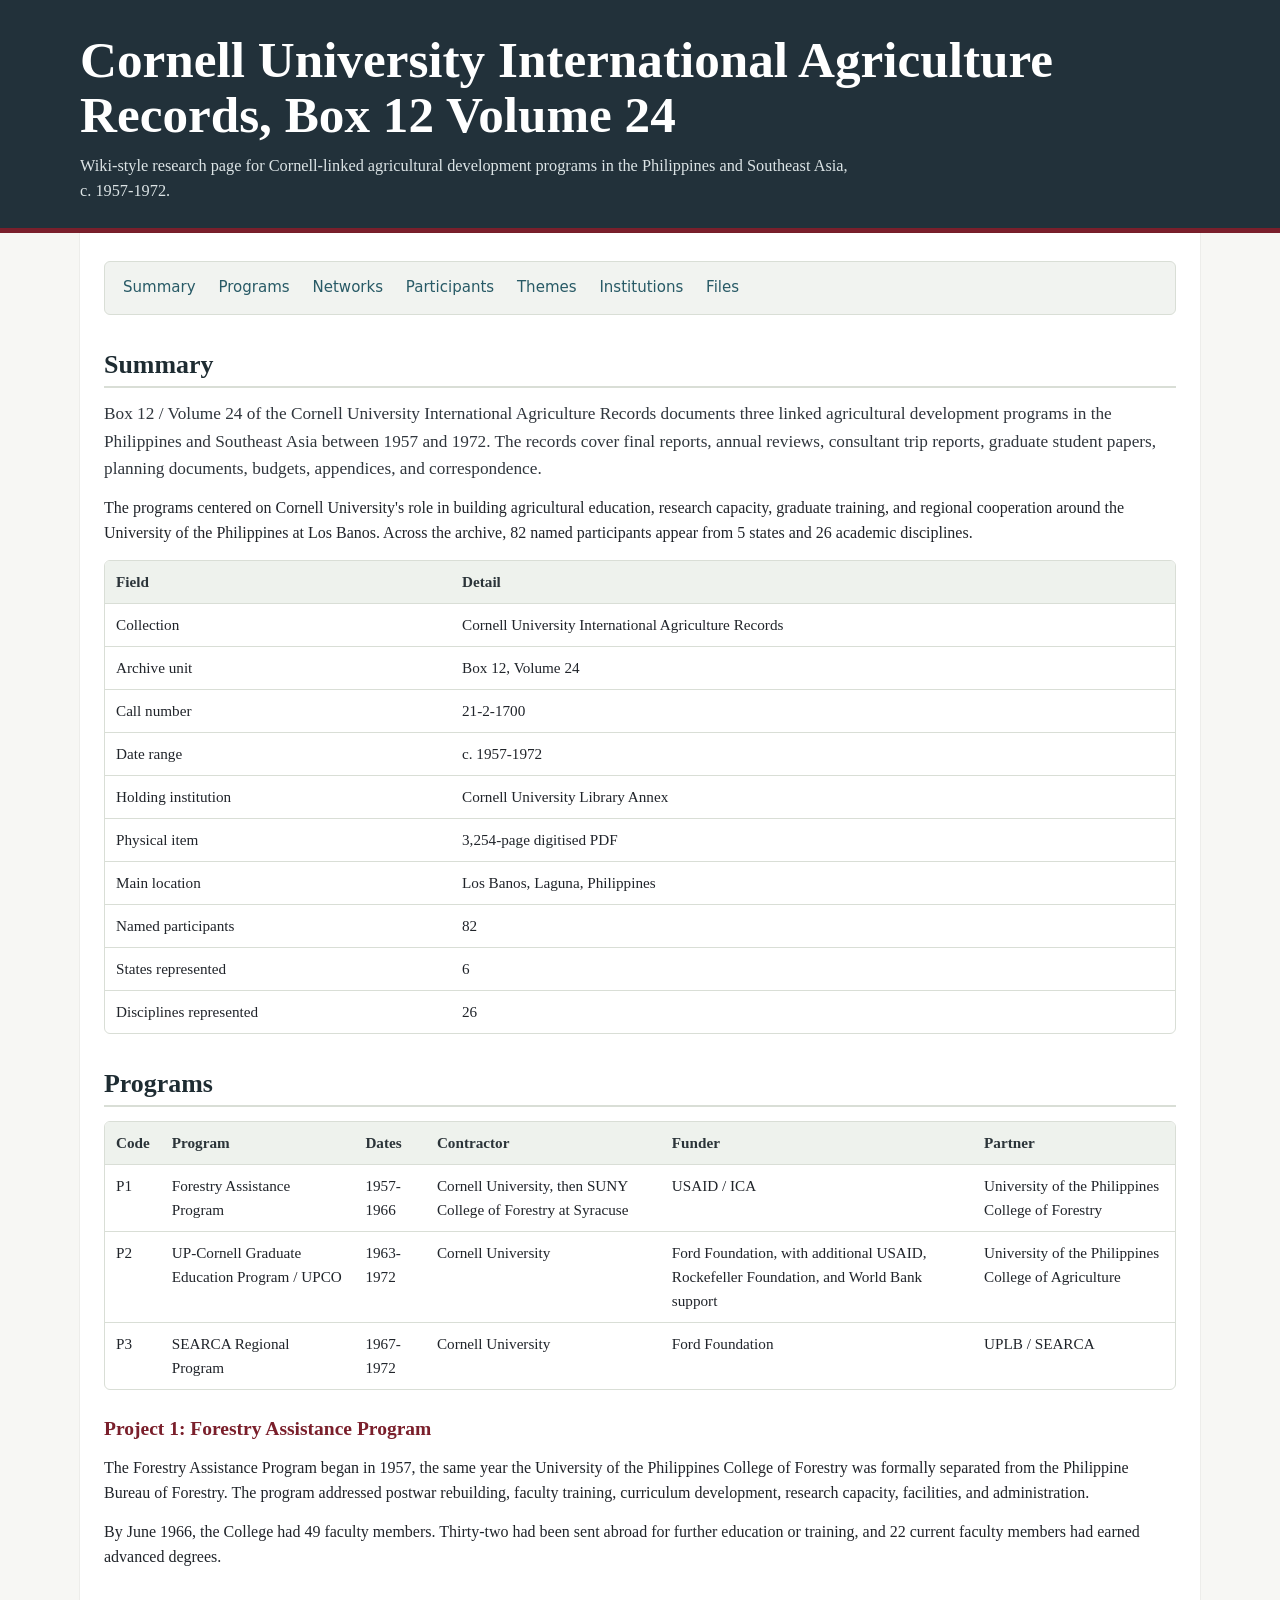
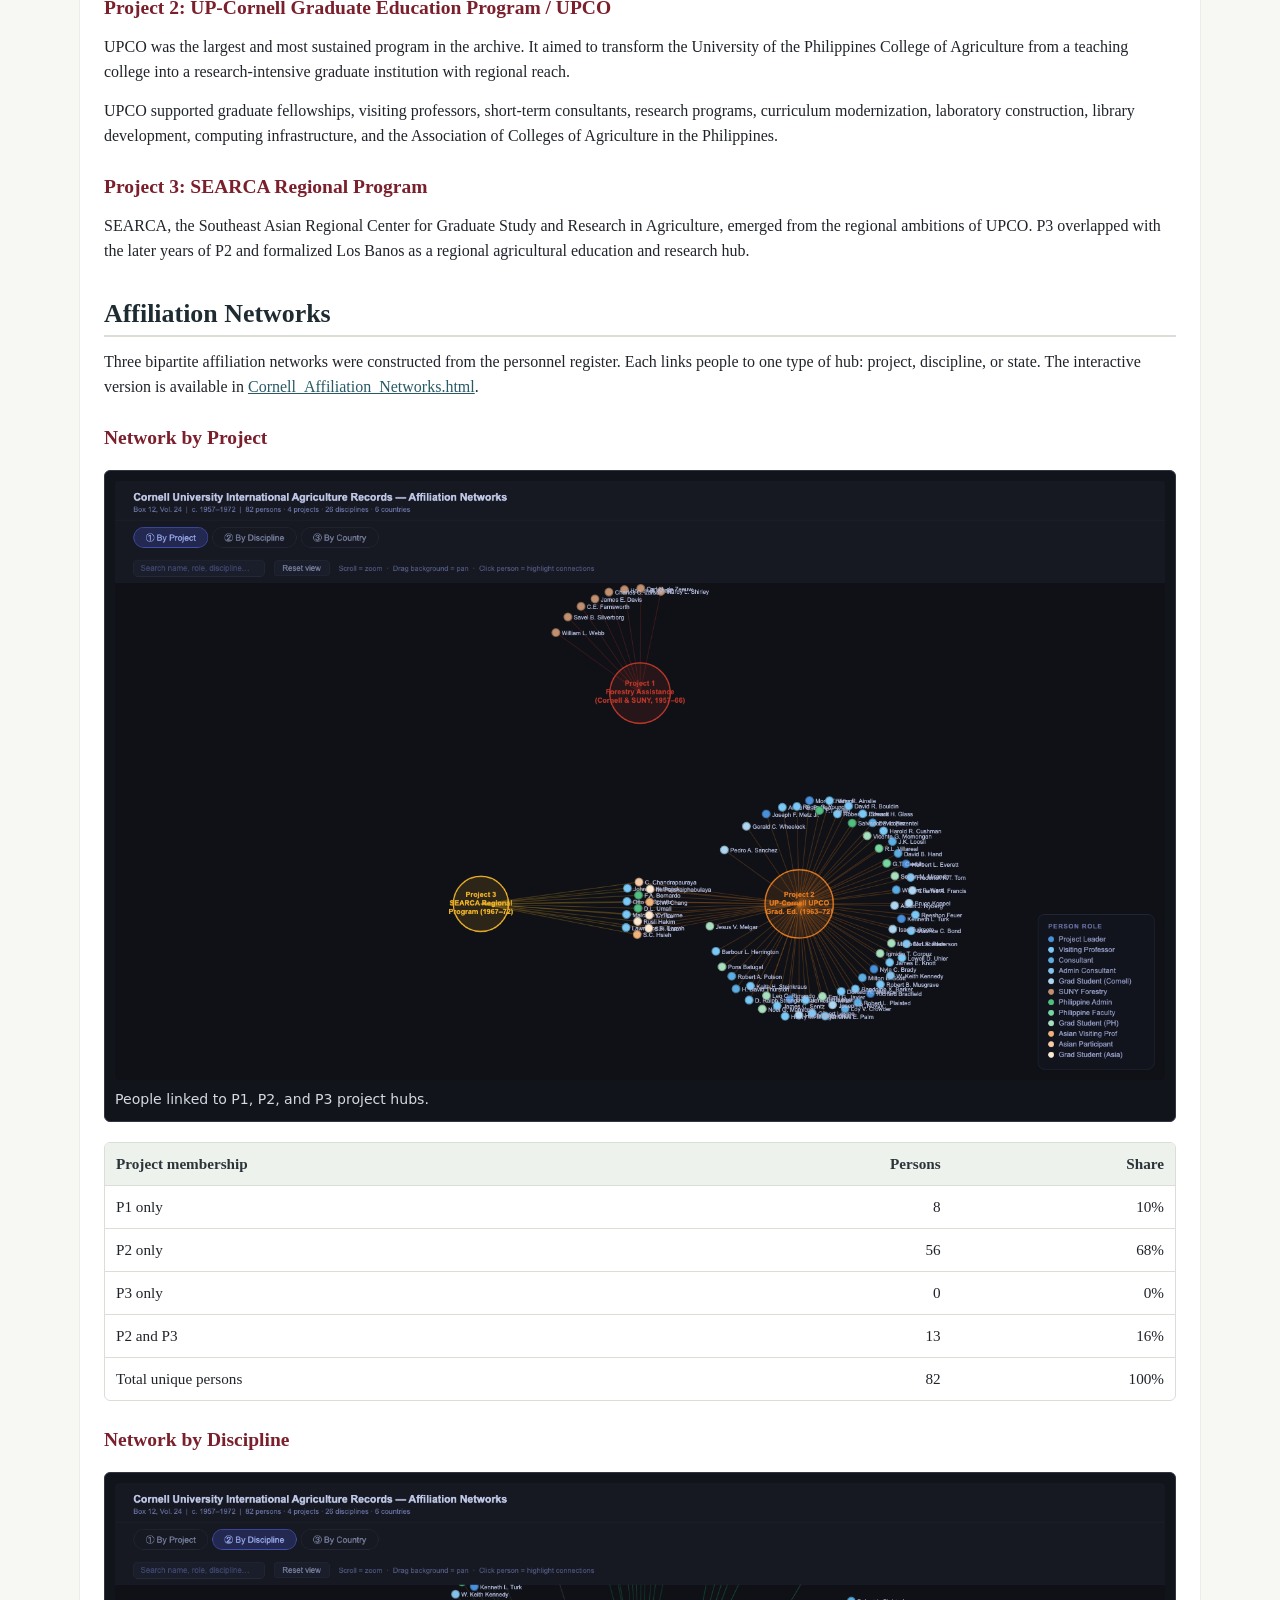
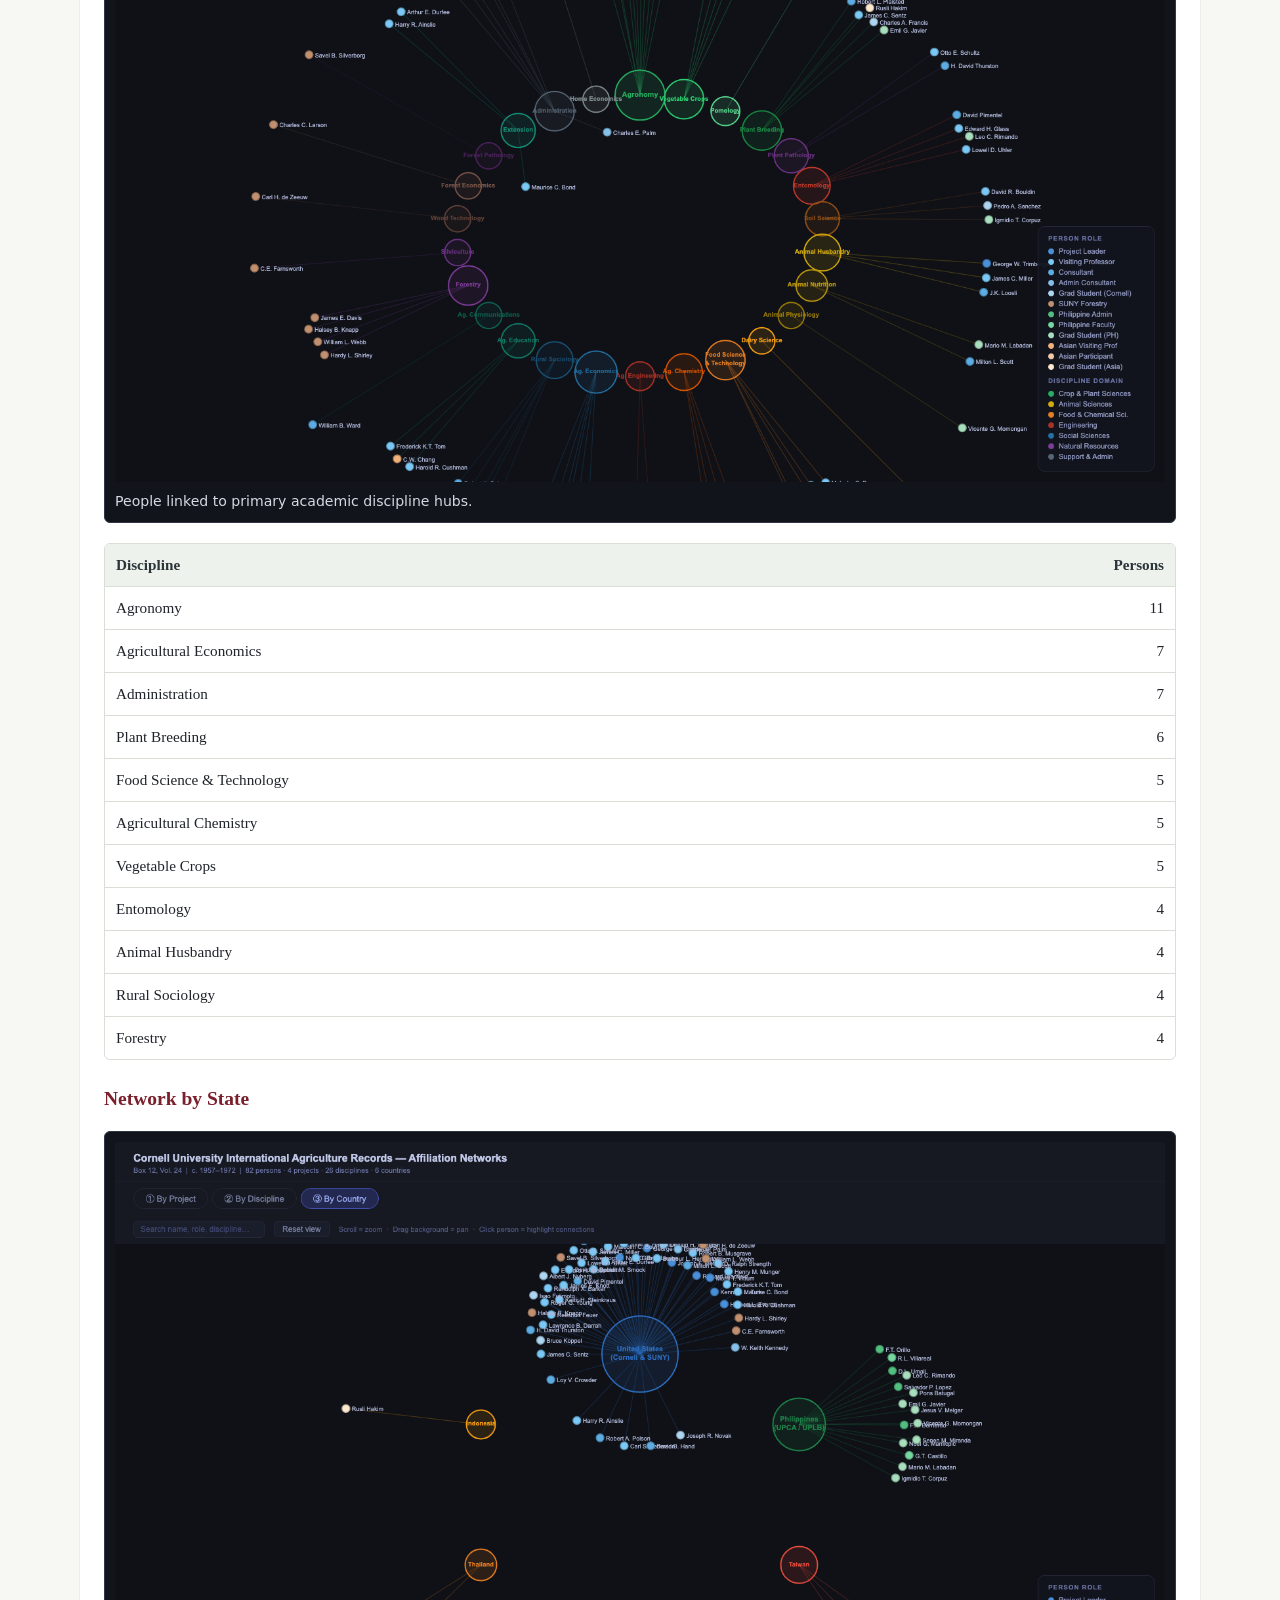
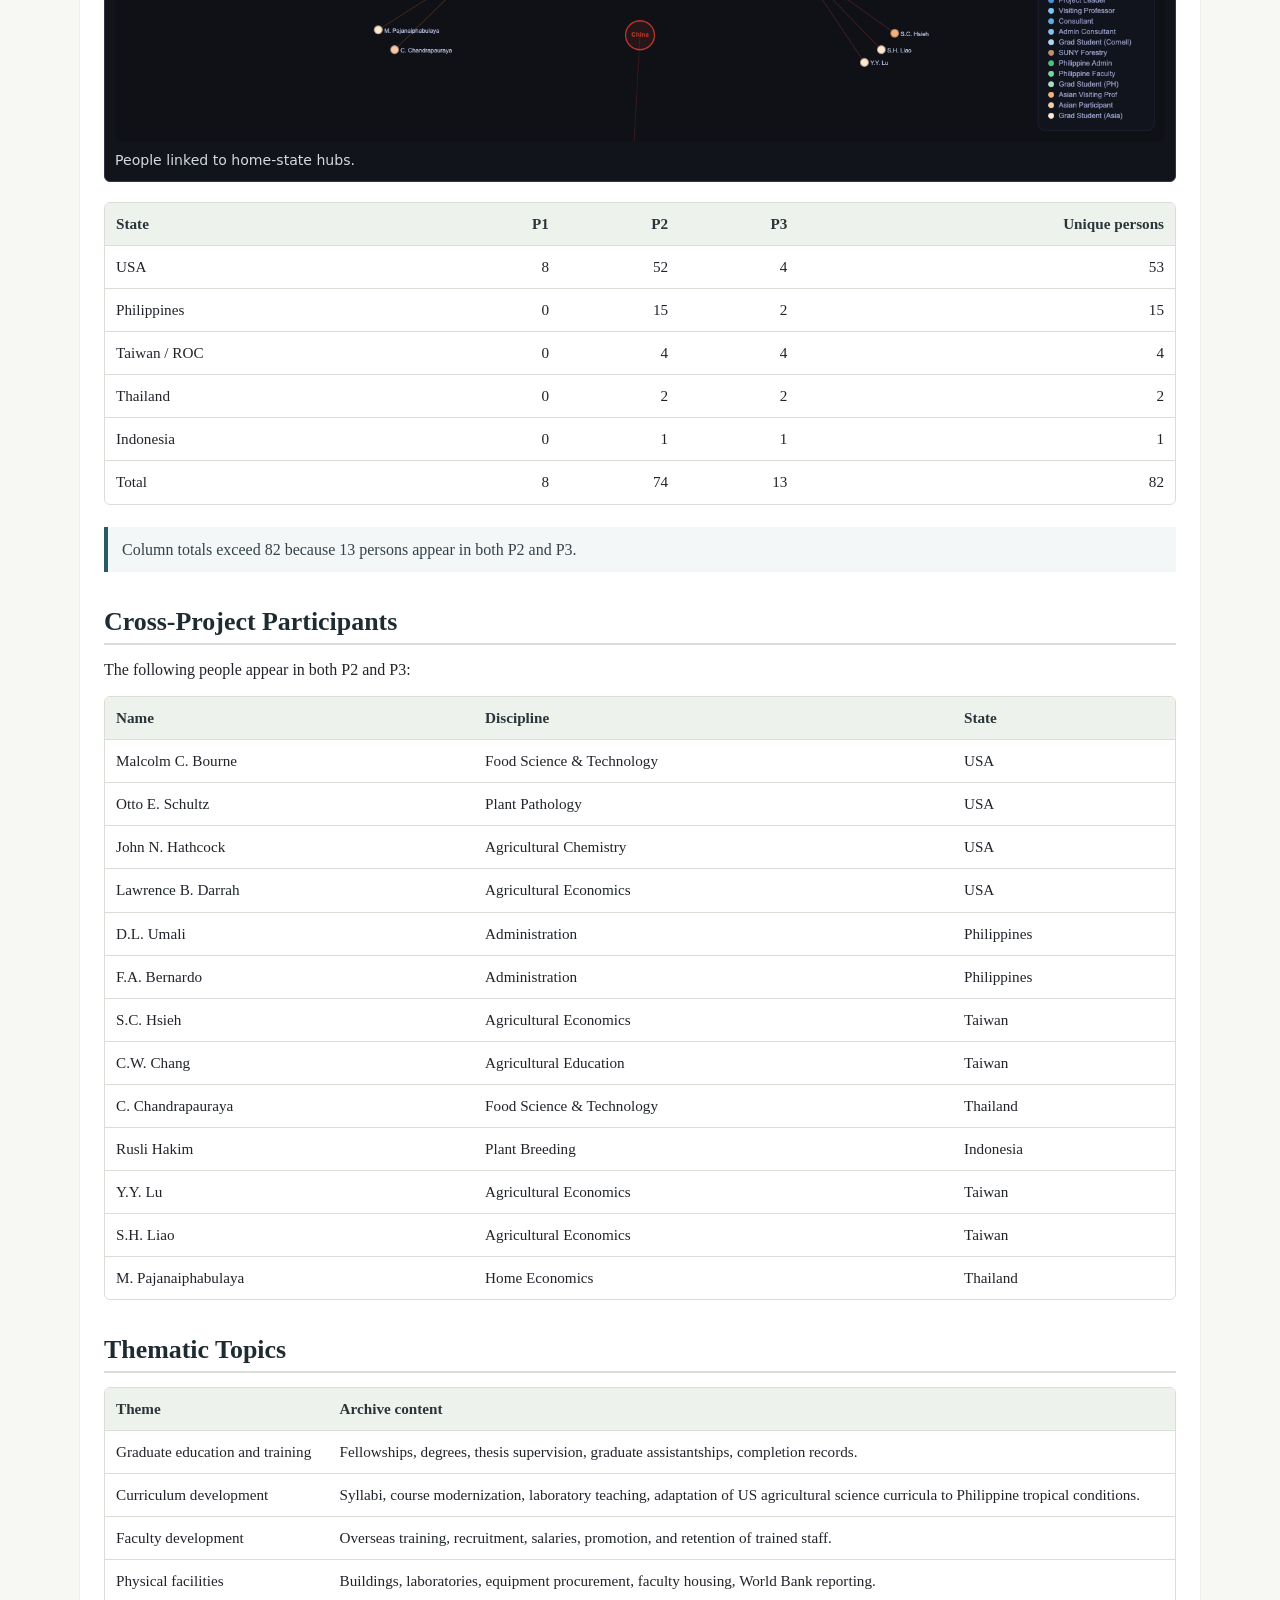
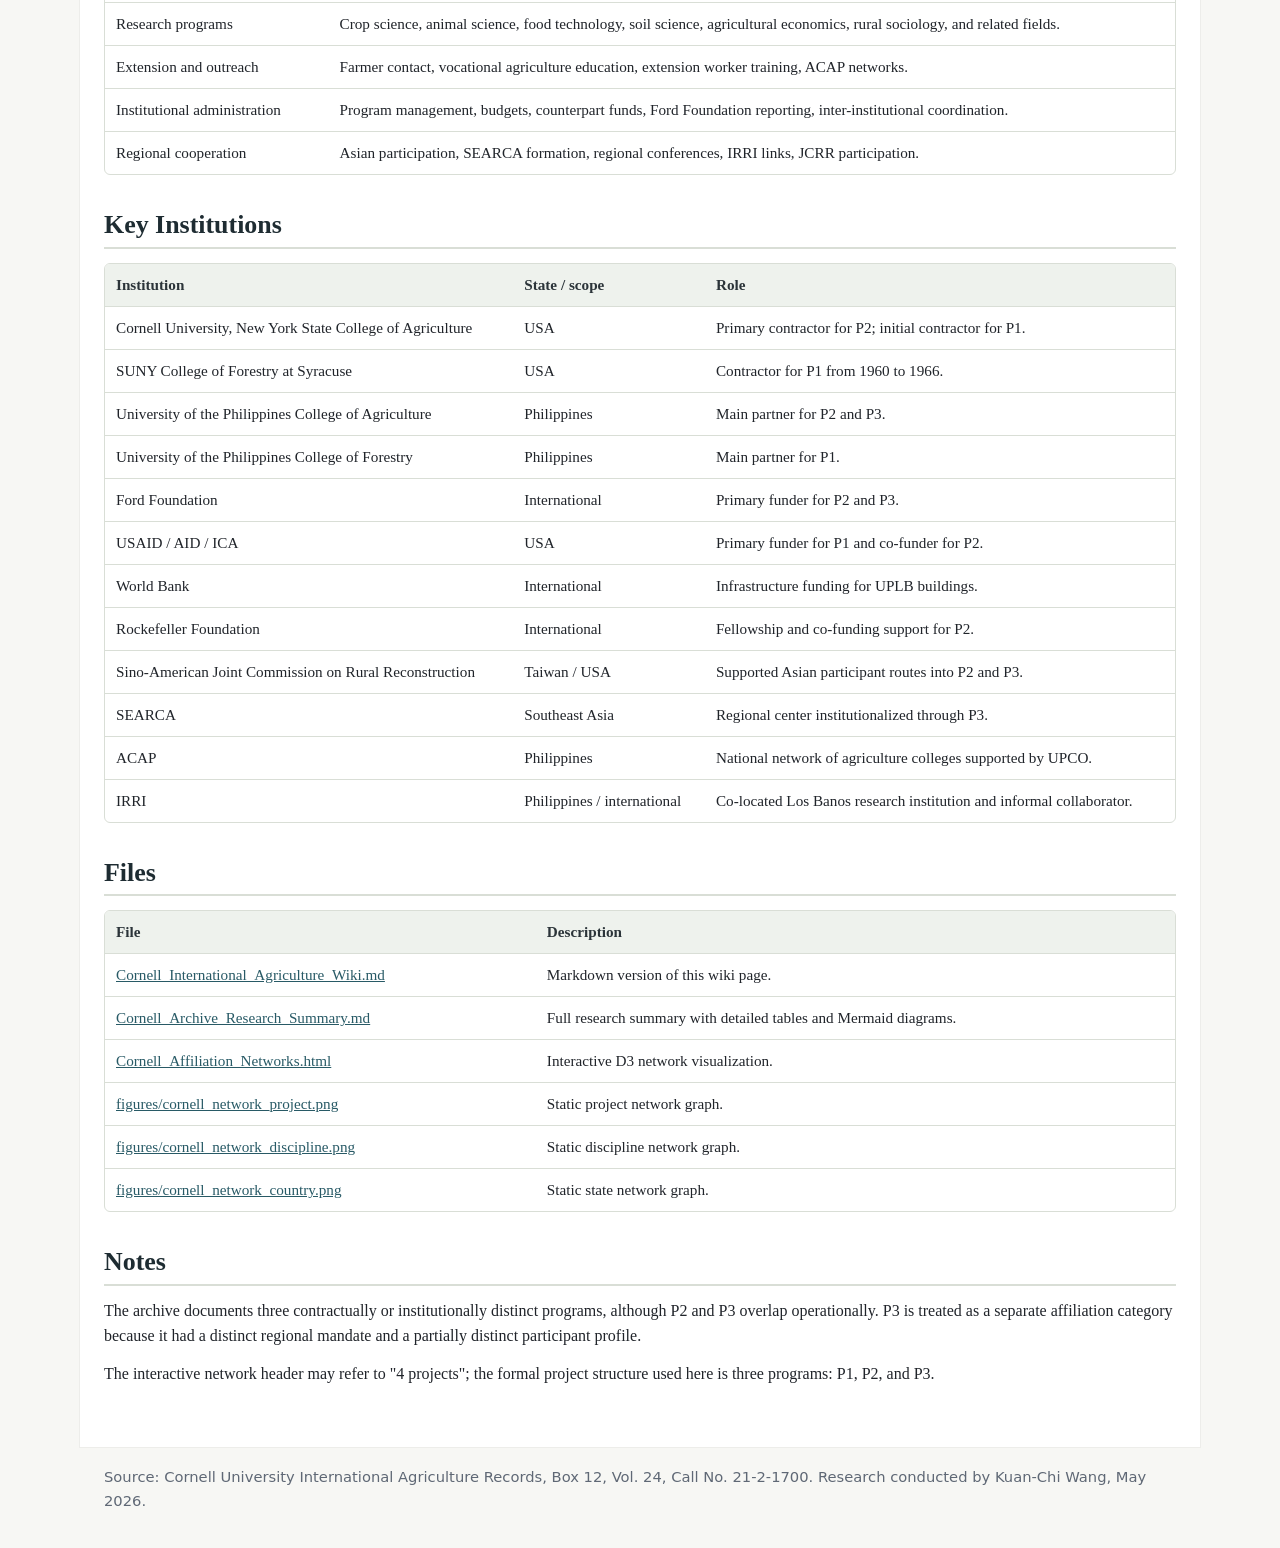
<file: Cornell_International_Agriculture_Wiki.html>
<!doctype html>
<html lang="en">
<head>
  <meta charset="utf-8">
  <meta name="viewport" content="width=device-width, initial-scale=1">
  <title>Cornell University International Agriculture Records, Box 12 Volume 24</title>
  <style>
    :root {
      --bg: #f7f7f4;
      --paper: #ffffff;
      --ink: #20242a;
      --muted: #5f6875;
      --line: #d9ded6;
      --accent: #7a1f2b;
      --accent-2: #285a66;
      --table-head: #eef2ed;
    }

    * { box-sizing: border-box; }

    body {
      margin: 0;
      background: var(--bg);
      color: var(--ink);
      font-family: Georgia, "Times New Roman", serif;
      line-height: 1.58;
    }

    header {
      background: #22313a;
      color: white;
      padding: 32px 24px 24px;
      border-bottom: 5px solid var(--accent);
    }

    header .inner, main {
      max-width: 1120px;
      margin: 0 auto;
    }

    h1 {
      margin: 0 0 10px;
      font-size: clamp(2rem, 4vw, 3.25rem);
      line-height: 1.08;
      letter-spacing: 0;
    }

    header p {
      margin: 0;
      max-width: 780px;
      color: #dce4e6;
      font-size: 1.02rem;
    }

    main {
      background: var(--paper);
      padding: 28px 24px 48px;
      box-shadow: 0 0 0 1px rgba(0,0,0,.04);
    }

    nav {
      margin: 0 0 28px;
      padding: 14px 18px;
      background: #f1f3f0;
      border: 1px solid var(--line);
      border-radius: 6px;
      font-family: system-ui, -apple-system, BlinkMacSystemFont, "Segoe UI", sans-serif;
      font-size: .94rem;
    }

    nav a {
      color: var(--accent-2);
      margin-right: 18px;
      white-space: nowrap;
      text-decoration: none;
    }

    nav a:hover { text-decoration: underline; }

    h2 {
      margin: 34px 0 12px;
      padding-bottom: 5px;
      border-bottom: 2px solid var(--line);
      color: #1e2c32;
      font-size: 1.62rem;
      line-height: 1.25;
    }

    h3 {
      margin: 24px 0 10px;
      color: var(--accent);
      font-size: 1.22rem;
    }

    p { margin: 0 0 13px; }

    a { color: var(--accent-2); }

    .lead {
      font-size: 1.08rem;
      color: #30363d;
    }

    .note {
      border-left: 4px solid var(--accent-2);
      background: #f3f7f7;
      padding: 10px 14px;
      color: #354249;
      margin: 16px 0;
    }

    .table-wrap {
      width: 100%;
      overflow-x: auto;
      margin: 14px 0 22px;
      border: 1px solid var(--line);
      border-radius: 6px;
    }

    table {
      width: 100%;
      border-collapse: collapse;
      min-width: 640px;
      font-size: .95rem;
    }

    th, td {
      padding: 9px 11px;
      border-bottom: 1px solid var(--line);
      vertical-align: top;
      text-align: left;
    }

    th {
      background: var(--table-head);
      font-weight: 700;
      color: #2b3439;
    }

    tr:last-child td { border-bottom: 0; }

    .num { text-align: right; }

    figure {
      margin: 16px 0 20px;
      padding: 10px;
      background: #11141b;
      border-radius: 6px;
      border: 1px solid #303646;
    }

    figure img {
      display: block;
      width: 100%;
      height: auto;
      border-radius: 4px;
    }

    figcaption {
      color: #d5d9e1;
      font-family: system-ui, -apple-system, BlinkMacSystemFont, "Segoe UI", sans-serif;
      font-size: .88rem;
      margin-top: 8px;
    }

    footer {
      max-width: 1120px;
      margin: 0 auto;
      padding: 18px 24px 36px;
      color: var(--muted);
      font-size: .92rem;
      font-family: system-ui, -apple-system, BlinkMacSystemFont, "Segoe UI", sans-serif;
    }

    @media (max-width: 720px) {
      main { padding: 22px 16px 36px; }
      header { padding: 28px 16px 20px; }
      nav a { display: inline-block; margin-bottom: 6px; }
      table { min-width: 560px; }
    }
  </style>
</head>
<body>
  <header>
    <div class="inner">
      <h1>Cornell University International Agriculture Records, Box 12 Volume 24</h1>
      <p>Wiki-style research page for Cornell-linked agricultural development programs in the Philippines and Southeast Asia, c. 1957-1972.</p>
    </div>
  </header>

  <main>
    <nav aria-label="Contents">
      <a href="#summary">Summary</a>
      <a href="#programs">Programs</a>
      <a href="#networks">Networks</a>
      <a href="#participants">Participants</a>
      <a href="#themes">Themes</a>
      <a href="#institutions">Institutions</a>
      <a href="#files">Files</a>
    </nav>

    <section id="summary">
      <h2>Summary</h2>
      <p class="lead">Box 12 / Volume 24 of the Cornell University International Agriculture Records documents three linked agricultural development programs in the Philippines and Southeast Asia between 1957 and 1972. The records cover final reports, annual reviews, consultant trip reports, graduate student papers, planning documents, budgets, appendices, and correspondence.</p>
      <p>The programs centered on Cornell University's role in building agricultural education, research capacity, graduate training, and regional cooperation around the University of the Philippines at Los Banos. Across the archive, 82 named participants appear from 5 states and 26 academic disciplines.</p>

      <div class="table-wrap">
        <table>
          <tr><th>Field</th><th>Detail</th></tr>
          <tr><td>Collection</td><td>Cornell University International Agriculture Records</td></tr>
          <tr><td>Archive unit</td><td>Box 12, Volume 24</td></tr>
          <tr><td>Call number</td><td>21-2-1700</td></tr>
          <tr><td>Date range</td><td>c. 1957-1972</td></tr>
          <tr><td>Holding institution</td><td>Cornell University Library Annex</td></tr>
          <tr><td>Physical item</td><td>3,254-page digitised PDF</td></tr>
          <tr><td>Main location</td><td>Los Banos, Laguna, Philippines</td></tr>
          <tr><td>Named participants</td><td>82</td></tr>
          <tr><td>States represented</td><td>6</td></tr>
          <tr><td>Disciplines represented</td><td>26</td></tr>
        </table>
      </div>
    </section>

    <section id="programs">
      <h2>Programs</h2>
      <div class="table-wrap">
        <table>
          <tr><th>Code</th><th>Program</th><th>Dates</th><th>Contractor</th><th>Funder</th><th>Partner</th></tr>
          <tr><td>P1</td><td>Forestry Assistance Program</td><td>1957-1966</td><td>Cornell University, then SUNY College of Forestry at Syracuse</td><td>USAID / ICA</td><td>University of the Philippines College of Forestry</td></tr>
          <tr><td>P2</td><td>UP-Cornell Graduate Education Program / UPCO</td><td>1963-1972</td><td>Cornell University</td><td>Ford Foundation, with additional USAID, Rockefeller Foundation, and World Bank support</td><td>University of the Philippines College of Agriculture</td></tr>
          <tr><td>P3</td><td>SEARCA Regional Program</td><td>1967-1972</td><td>Cornell University</td><td>Ford Foundation</td><td>UPLB / SEARCA</td></tr>
        </table>
      </div>

      <h3>Project 1: Forestry Assistance Program</h3>
      <p>The Forestry Assistance Program began in 1957, the same year the University of the Philippines College of Forestry was formally separated from the Philippine Bureau of Forestry. The program addressed postwar rebuilding, faculty training, curriculum development, research capacity, facilities, and administration.</p>
      <p>By June 1966, the College had 49 faculty members. Thirty-two had been sent abroad for further education or training, and 22 current faculty members had earned advanced degrees.</p>

      <h3>Project 2: UP-Cornell Graduate Education Program / UPCO</h3>
      <p>UPCO was the largest and most sustained program in the archive. It aimed to transform the University of the Philippines College of Agriculture from a teaching college into a research-intensive graduate institution with regional reach.</p>
      <p>UPCO supported graduate fellowships, visiting professors, short-term consultants, research programs, curriculum modernization, laboratory construction, library development, computing infrastructure, and the Association of Colleges of Agriculture in the Philippines.</p>

      <h3>Project 3: SEARCA Regional Program</h3>
      <p>SEARCA, the Southeast Asian Regional Center for Graduate Study and Research in Agriculture, emerged from the regional ambitions of UPCO. P3 overlapped with the later years of P2 and formalized Los Banos as a regional agricultural education and research hub.</p>
    </section>

    <section id="networks">
      <h2>Affiliation Networks</h2>
      <p>Three bipartite affiliation networks were constructed from the personnel register. Each links people to one type of hub: project, discipline, or state. The interactive version is available in <a href="Cornell_Affiliation_Networks.html">Cornell_Affiliation_Networks.html</a>.</p>

      <h3>Network by Project</h3>
      <figure>
        <img src="figures/cornell_network_project.png" alt="Affiliation network by project">
        <figcaption>People linked to P1, P2, and P3 project hubs.</figcaption>
      </figure>
      <div class="table-wrap">
        <table>
          <tr><th>Project membership</th><th class="num">Persons</th><th class="num">Share</th></tr>
          <tr><td>P1 only</td><td class="num">8</td><td class="num">10%</td></tr>
          <tr><td>P2 only</td><td class="num">56</td><td class="num">68%</td></tr>
          <tr><td>P3 only</td><td class="num">0</td><td class="num">0%</td></tr>
          <tr><td>P2 and P3</td><td class="num">13</td><td class="num">16%</td></tr>
          <tr><td>Total unique persons</td><td class="num">82</td><td class="num">100%</td></tr>
        </table>
      </div>

      <h3>Network by Discipline</h3>
      <figure>
        <img src="figures/cornell_network_discipline.png" alt="Affiliation network by discipline">
        <figcaption>People linked to primary academic discipline hubs.</figcaption>
      </figure>
      <div class="table-wrap">
        <table>
          <tr><th>Discipline</th><th class="num">Persons</th></tr>
          <tr><td>Agronomy</td><td class="num">11</td></tr>
          <tr><td>Agricultural Economics</td><td class="num">7</td></tr>
          <tr><td>Administration</td><td class="num">7</td></tr>
          <tr><td>Plant Breeding</td><td class="num">6</td></tr>
          <tr><td>Food Science &amp; Technology</td><td class="num">5</td></tr>
          <tr><td>Agricultural Chemistry</td><td class="num">5</td></tr>
          <tr><td>Vegetable Crops</td><td class="num">5</td></tr>
          <tr><td>Entomology</td><td class="num">4</td></tr>
          <tr><td>Animal Husbandry</td><td class="num">4</td></tr>
          <tr><td>Rural Sociology</td><td class="num">4</td></tr>
          <tr><td>Forestry</td><td class="num">4</td></tr>
        </table>
      </div>

      <h3>Network by State</h3>
      <figure>
        <img src="figures/cornell_network_country.png" alt="Affiliation network by state">
        <figcaption>People linked to home-state hubs.</figcaption>
      </figure>
      <div class="table-wrap">
        <table>
          <tr><th>State</th><th class="num">P1</th><th class="num">P2</th><th class="num">P3</th><th class="num">Unique persons</th></tr>
          <tr><td>USA</td><td class="num">8</td><td class="num">52</td><td class="num">4</td><td class="num">53</td></tr>
          <tr><td>Philippines</td><td class="num">0</td><td class="num">15</td><td class="num">2</td><td class="num">15</td></tr>
          <tr><td>Taiwan / ROC</td><td class="num">0</td><td class="num">4</td><td class="num">4</td><td class="num">4</td></tr>
          <tr><td>Thailand</td><td class="num">0</td><td class="num">2</td><td class="num">2</td><td class="num">2</td></tr>
          <tr><td>Indonesia</td><td class="num">0</td><td class="num">1</td><td class="num">1</td><td class="num">1</td></tr>
          <tr><td>Total</td><td class="num">8</td><td class="num">74</td><td class="num">13</td><td class="num">82</td></tr>
        </table>
      </div>
      <p class="note">Column totals exceed 82 because 13 persons appear in both P2 and P3.</p>
    </section>

    <section id="participants">
      <h2>Cross-Project Participants</h2>
      <p>The following people appear in both P2 and P3:</p>
      <div class="table-wrap">
        <table>
          <tr><th>Name</th><th>Discipline</th><th>State</th></tr>
          <tr><td>Malcolm C. Bourne</td><td>Food Science &amp; Technology</td><td>USA</td></tr>
          <tr><td>Otto E. Schultz</td><td>Plant Pathology</td><td>USA</td></tr>
          <tr><td>John N. Hathcock</td><td>Agricultural Chemistry</td><td>USA</td></tr>
          <tr><td>Lawrence B. Darrah</td><td>Agricultural Economics</td><td>USA</td></tr>
          <tr><td>D.L. Umali</td><td>Administration</td><td>Philippines</td></tr>
          <tr><td>F.A. Bernardo</td><td>Administration</td><td>Philippines</td></tr>
          <tr><td>S.C. Hsieh</td><td>Agricultural Economics</td><td>Taiwan</td></tr>
          <tr><td>C.W. Chang</td><td>Agricultural Education</td><td>Taiwan</td></tr>
          <tr><td>C. Chandrapauraya</td><td>Food Science &amp; Technology</td><td>Thailand</td></tr>
          <tr><td>Rusli Hakim</td><td>Plant Breeding</td><td>Indonesia</td></tr>
          <tr><td>Y.Y. Lu</td><td>Agricultural Economics</td><td>Taiwan</td></tr>
          <tr><td>S.H. Liao</td><td>Agricultural Economics</td><td>Taiwan</td></tr>
          <tr><td>M. Pajanaiphabulaya</td><td>Home Economics</td><td>Thailand</td></tr>
        </table>
      </div>
    </section>

    <section id="themes">
      <h2>Thematic Topics</h2>
      <div class="table-wrap">
        <table>
          <tr><th>Theme</th><th>Archive content</th></tr>
          <tr><td>Graduate education and training</td><td>Fellowships, degrees, thesis supervision, graduate assistantships, completion records.</td></tr>
          <tr><td>Curriculum development</td><td>Syllabi, course modernization, laboratory teaching, adaptation of US agricultural science curricula to Philippine tropical conditions.</td></tr>
          <tr><td>Faculty development</td><td>Overseas training, recruitment, salaries, promotion, and retention of trained staff.</td></tr>
          <tr><td>Physical facilities</td><td>Buildings, laboratories, equipment procurement, faculty housing, World Bank reporting.</td></tr>
          <tr><td>Research programs</td><td>Crop science, animal science, food technology, soil science, agricultural economics, rural sociology, and related fields.</td></tr>
          <tr><td>Extension and outreach</td><td>Farmer contact, vocational agriculture education, extension worker training, ACAP networks.</td></tr>
          <tr><td>Institutional administration</td><td>Program management, budgets, counterpart funds, Ford Foundation reporting, inter-institutional coordination.</td></tr>
          <tr><td>Regional cooperation</td><td>Asian participation, SEARCA formation, regional conferences, IRRI links, JCRR participation.</td></tr>
        </table>
      </div>
    </section>

    <section id="institutions">
      <h2>Key Institutions</h2>
      <div class="table-wrap">
        <table>
          <tr><th>Institution</th><th>State / scope</th><th>Role</th></tr>
          <tr><td>Cornell University, New York State College of Agriculture</td><td>USA</td><td>Primary contractor for P2; initial contractor for P1.</td></tr>
          <tr><td>SUNY College of Forestry at Syracuse</td><td>USA</td><td>Contractor for P1 from 1960 to 1966.</td></tr>
          <tr><td>University of the Philippines College of Agriculture</td><td>Philippines</td><td>Main partner for P2 and P3.</td></tr>
          <tr><td>University of the Philippines College of Forestry</td><td>Philippines</td><td>Main partner for P1.</td></tr>
          <tr><td>Ford Foundation</td><td>International</td><td>Primary funder for P2 and P3.</td></tr>
          <tr><td>USAID / AID / ICA</td><td>USA</td><td>Primary funder for P1 and co-funder for P2.</td></tr>
          <tr><td>World Bank</td><td>International</td><td>Infrastructure funding for UPLB buildings.</td></tr>
          <tr><td>Rockefeller Foundation</td><td>International</td><td>Fellowship and co-funding support for P2.</td></tr>
          <tr><td>Sino-American Joint Commission on Rural Reconstruction</td><td>Taiwan / USA</td><td>Supported Asian participant routes into P2 and P3.</td></tr>
          <tr><td>SEARCA</td><td>Southeast Asia</td><td>Regional center institutionalized through P3.</td></tr>
          <tr><td>ACAP</td><td>Philippines</td><td>National network of agriculture colleges supported by UPCO.</td></tr>
          <tr><td>IRRI</td><td>Philippines / international</td><td>Co-located Los Banos research institution and informal collaborator.</td></tr>
        </table>
      </div>
    </section>

    <section id="files">
      <h2>Files</h2>
      <div class="table-wrap">
        <table>
          <tr><th>File</th><th>Description</th></tr>
          <tr><td><a href="Cornell_International_Agriculture_Wiki.md">Cornell_International_Agriculture_Wiki.md</a></td><td>Markdown version of this wiki page.</td></tr>
          <tr><td><a href="Cornell_Archive_Research_Summary.md">Cornell_Archive_Research_Summary.md</a></td><td>Full research summary with detailed tables and Mermaid diagrams.</td></tr>
          <tr><td><a href="Cornell_Affiliation_Networks.html">Cornell_Affiliation_Networks.html</a></td><td>Interactive D3 network visualization.</td></tr>
          <tr><td><a href="figures/cornell_network_project.png">figures/cornell_network_project.png</a></td><td>Static project network graph.</td></tr>
          <tr><td><a href="figures/cornell_network_discipline.png">figures/cornell_network_discipline.png</a></td><td>Static discipline network graph.</td></tr>
          <tr><td><a href="figures/cornell_network_country.png">figures/cornell_network_country.png</a></td><td>Static state network graph.</td></tr>
        </table>
      </div>
    </section>

    <section>
      <h2>Notes</h2>
      <p>The archive documents three contractually or institutionally distinct programs, although P2 and P3 overlap operationally. P3 is treated as a separate affiliation category because it had a distinct regional mandate and a partially distinct participant profile.</p>
      <p>The interactive network header may refer to "4 projects"; the formal project structure used here is three programs: P1, P2, and P3.</p>
    </section>
  </main>

  <footer>
    Source: Cornell University International Agriculture Records, Box 12, Vol. 24, Call No. 21-2-1700. Research conducted by Kuan-Chi Wang, May 2026.
  </footer>
</body>
</html>
</file>
<file: centrality.css>
.network-shell { grid-template-columns: minmax(0, 1fr) 360px; grid-template-rows: minmax(0, 1fr); height: calc(100vh - 158px); min-height: 540px; }
.analysis-sidebar { background: #161922; border-left: 1px solid #30364b; overflow-y: auto; min-width: 0; }
.centrality-panel { padding: 16px 18px; }
.centrality-eyebrow { color: #91a3cf; font-size: 10px; letter-spacing: 1.4px; text-transform: uppercase; margin-bottom: 6px; }
.centrality-panel h2 { font-size: 21px; font-weight: 600; color: #eef2ff; margin-bottom: 8px; }
.centrality-intro, .centrality-note, .centrality-methods { font-size: 12px; color: #adb7d3; line-height: 1.55; }
.centrality-summary { display: grid; grid-template-columns: repeat(3, 1fr); gap: 8px; margin: 12px 0; }
.centrality-stat { padding: 10px 7px; border: 1px solid #30364b; border-radius: 6px; background: #1b2030; }
.centrality-stat strong { display: block; font-size: 19px; color: #eaf0ff; font-variant-numeric: tabular-nums; }
.centrality-stat span { font-size: 10px; color: #a4b0ce; }
.centrality-controls { display: grid; grid-template-columns: 1fr 1fr; gap: 10px; }
.centrality-controls label, .centrality-filter { display: block; font-size: 11px; color: #c5cee4; }
.centrality-controls select, .centrality-filter input { display: block; width: 100%; background: #222838; color: #eff3ff; border: 1px solid #46516e; border-radius: 5px; padding: 8px; font: inherit; font-size: 12px; margin-top: 5px; }
.centrality-filter { margin: 12px 0 8px; }
.centrality-note { margin: 9px 0; }
.centrality-context { padding: 10px; background: #202a41; border-left: 2px solid #88aaff; border-radius: 3px; }
.centrality-size { display: flex; align-items: center; gap: 7px; font-size: 11px; color: #c5cee4; margin: 11px 0; }
.centrality-size input { accent-color: #8faeff; }
.centrality-table-wrap { max-height: 270px; overflow: auto; border: 1px solid #30364b; border-radius: 6px; margin-top: 8px; }
.centrality-table { width: 100%; border-collapse: collapse; font-size: 12px; }
.centrality-table th { position: sticky; top: 0; background: #242b3e; color: #b5c3e2; font-size: 10px; text-align: left; padding: 9px 6px; z-index: 1; }
.centrality-table td { padding: 7px 6px; border-top: 1px solid #292f42; color: #b1bedc; vertical-align: top; }
.centrality-table .number { text-align: right; white-space: nowrap; font-variant-numeric: tabular-nums; }
.centrality-table button { border: 0; padding: 0; text-align: left; background: none; color: #e4ebff; font: inherit; cursor: pointer; line-height: 1.4; }
.centrality-table button:hover { color: #b9cdff; text-decoration: underline; }
.centrality-table button[aria-pressed="true"] { color: #a9c3ff; font-weight: 700; }
.centrality-scorebar { height: 3px; margin-top: 5px; background: #303a53; border-radius: 2px; overflow: hidden; }
.centrality-scorebar span { display: block; height: 100%; background: #8fafff; }
.centrality-detail { margin-top: 14px; padding: 12px; border: 1px solid #52688e; border-radius: 6px; background: #1c263b; }
.centrality-detail h3 { color: #dce7ff; font-size: 13px; margin-bottom: 6px; }
.centrality-detail dl { margin-top: 8px; display: grid; grid-template-columns: 1fr auto; font-size: 11px; gap: 5px 12px; color: #c0cce7; }
.centrality-detail dd { font-variant-numeric: tabular-nums; text-align: right; }
.centrality-export { width: 100%; margin: 13px 0; padding: 9px 12px; background: #263755; border: 1px solid #5872a0; border-radius: 5px; color: #e1eaff; font-size: 12px; cursor: pointer; }
.centrality-export:hover { background: #33496e; }
.centrality-methods summary, .legend-details summary { cursor: pointer; color: #c0d2f4; font-size: 12px; padding: 8px 0; }
.centrality-methods p, .centrality-methods ul { margin: 8px 0; }
.centrality-methods ul { padding-left: 17px; }
.centrality-methods a { color: #adcaff; }
.legend-details { padding: 0 18px 18px; border-top: 1px solid #30364b; }
.legend { height: auto; max-height: none; padding: 8px 0; border: 0; background: none; }
.node-hub circle { cursor: pointer; }
.node-hub.dimmed { opacity: .2; }
.node-hub.lit circle { stroke-width: 4px; }
.node-person:focus circle, .node-hub:focus circle { stroke: #fff; stroke-width: 3px; }
button:focus-visible, select:focus-visible, input:focus-visible, summary:focus-visible, a:focus-visible { outline: 2px solid #b6caff; outline-offset: 3px; }
.sr-only { position: absolute; width: 1px; height: 1px; padding: 0; margin: -1px; overflow: hidden; clip: rect(0, 0, 0, 0); white-space: nowrap; border: 0; }
@media (max-width: 760px) {
  header { padding: 16px; }
  .tabs { padding: 10px 16px; gap: 5px; flex-wrap: wrap; }
  .tab { padding: 7px 12px; }
  .controls { padding: 8px 16px; }
  .network-shell { display: flex; flex-direction: column; height: auto; min-height: 0; }
  .analysis-sidebar { order: -1; border-left: 0; border-bottom: 1px solid #30364b; overflow: visible; }
  #chart { height: 600px; flex-shrink: 0; }
  .centrality-panel { padding: 18px 16px; }
  .centrality-table-wrap { max-height: 235px; }
}
</file>
